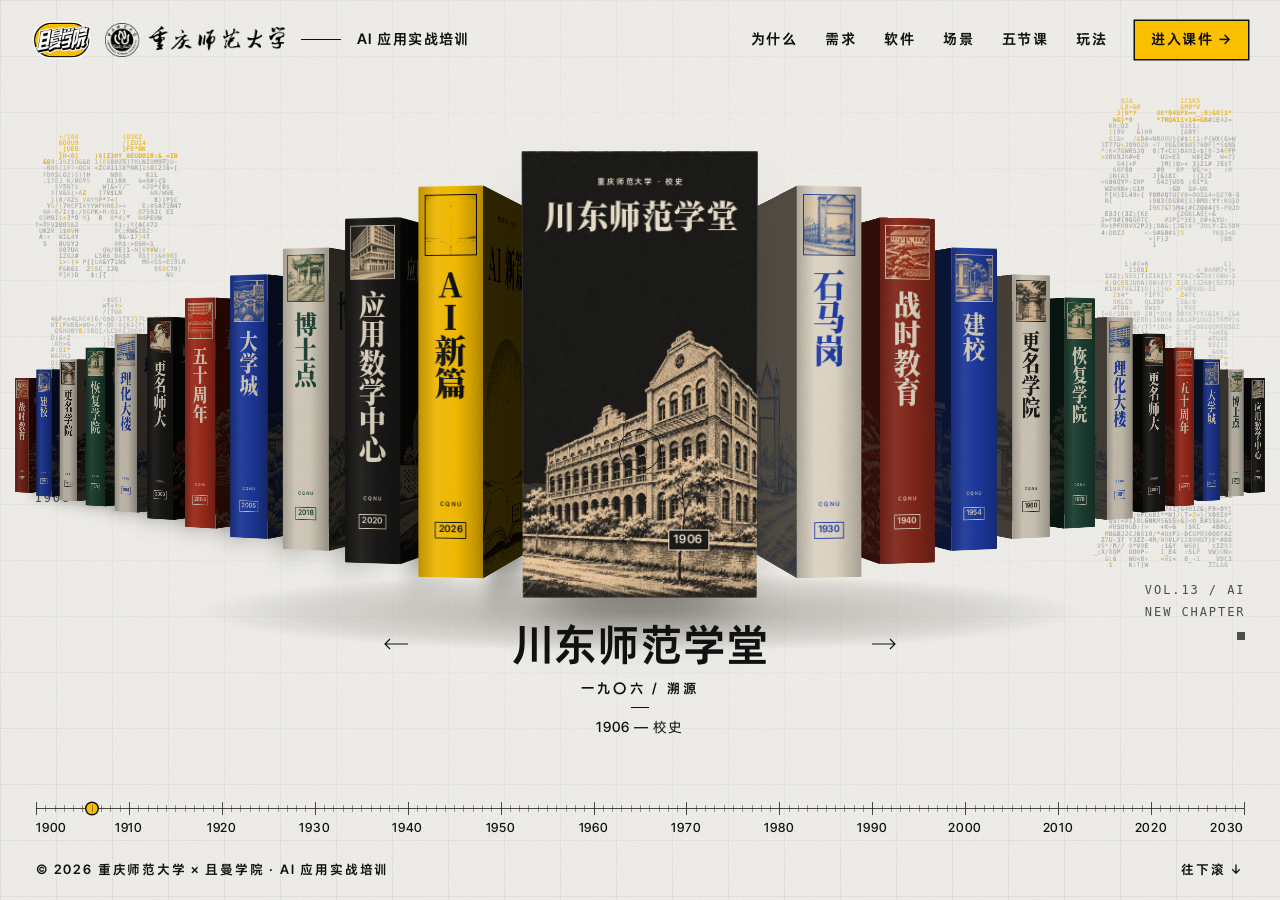
<file: index.html>
<!doctype html>
<html lang="zh-CN">
<head>
<meta charset="utf-8">
<meta name="viewport" content="width=device-width,initial-scale=1">
<title>重庆师范大学 · AI 应用实战培训</title>
<link rel="stylesheet" href="assets/fonts.css">
<link rel="stylesheet" href="assets/cover.css">
<link rel="stylesheet" href="assets/acts.css">
<link rel="stylesheet" href="assets/lab.css">
</head>
<body>
<div class="grain"></div>
<header class="top">
  <a class="brand lbl" href="#top"><img class="qm" src="img/brand/qieman.png" alt="且曼学院"><img class="cq" src="img/brand/cqnu-ink.png" alt="重庆师范大学"><i></i><span>AI 应用实战培训</span></a>
  <nav>
    <a class="lbl" href="#why">为什么</a>
    <a class="lbl" href="#needs">需求</a>
    <a class="lbl" href="#tools">软件</a>
    <a class="lbl" href="#scenes">场景</a>
    <a class="lbl" href="#day1">五节课</a>
    <a class="lbl" href="#rules">玩法</a>
    <a class="lbl cta" href="day.html?d=1">进入课件 →</a>
  </nav>
</header>

<!-- 第一幕：书架。滚一下翻一卷；最后一卷再滚一下（或点封面），停在《AI 新篇》上；再滚一下（或点书），掀开封面 -->
<canvas class="kanji kl" data-t="校史" aria-hidden="true"></canvas>
<canvas class="kanji kr" data-t="续新篇" aria-hidden="true"></canvas>
<div class="hud hl lbl" aria-hidden="true"><i></i>CQNU ARCHIVE<br>1906 — 2026</div>
<div class="hud hr lbl" aria-hidden="true">VOL.13 / AI<br>NEW CHAPTER<i></i></div>
<div class="floor" id="floor"></div>
<section class="shelf" id="shelf"><div class="stage" id="stage"></div></section>
<div class="play" id="play"><i></i></div>
<div class="cap" id="cap">
  <div class="mask mt"></div>
  <div class="mask ms"></div>
  <i class="rule"></i>
  <div class="mask my"></div>
</div>
<button class="arr prev" id="prev" aria-label="上一卷"><svg viewBox="0 0 25 12"><path d="M6 1L1 6l5 5M1 6h23"/></svg></button>
<button class="arr next" id="next" aria-label="下一卷"><svg viewBox="0 0 25 12"><path d="M19 1l5 5-5 5M24 6H1"/></svg></button>
<div class="tl" id="tl"><i class="line"></i><i class="dot" id="dot"></i></div>
<footer class="foot"><span class="lbl">© 2026 重庆师范大学 × 且曼学院 · AI 应用实战培训</span><span class="lbl">往下滚 ↓</span></footer>

<!-- 停在《AI 新篇》上时，左边的字 -->
<section class="tp" id="tp">
  <div class="m"><span class="lbl">重庆师范大学 × 且曼学院 / 2026</span></div>
  <div class="m"><h1>AI 新篇</h1></div>
  <div class="m"><p>五节课 · 三个软件 · 每节课带走一件作品</p></div>
  <div class="m"><span class="lbl hint">翻开 ↓</span></div>
</section>

<!-- 翻开之后的几幕：改文字直接改这里 -->
<main class="acts" id="acts" tabindex="-1">
<section class="act" id="why">
  <span class="ghost" aria-hidden="true">01</span>
  <header class="ah">
    <div class="m"><span class="lbl no"><b>01</b><i></i>WHY NOW</span></div>
    <div class="m"><h2>为什么是今年</h2></div>
  </header>
  <div class="whyw">
   <div class="why">
    <div class="wc rv" style="--i:0"><h3>国家在推</h3><ul><li><em>2025.08</em><span>国务院“人工智能+”行动</span></li><li><em>2026.04</em><span>教育部：教师智能素养标准、师范生培养改革</span></li></ul></div>
    <div class="wc rv" style="--i:1"><h3>规则已立</h3><ul><li><em>2025.09</em><span>AI 生成的内容，发布必须标识</span></li><li><em>2026.09</em><span>最高法：擅用他人形象构成侵权</span></li></ul></div>
    <div class="wc rv" style="--i:2"><h3>同行已动</h3><ul><li><em>北京大学</em><span>AI 宣传片《举火》</span></li><li><em>上海交大</em><span>AIGC 短片入选网信办年度精品</span></li></ul></div>
   </div>
  </div>
  <p class="punch rv" style="--i:4">师范院校宣传部门公开的 AIGC 作品还很少：<b>空白，也是机会。</b></p>
</section>
<section class="act pin" id="needs">
 <div class="sticky">
  <span class="ghost" aria-hidden="true">02</span>
  <header class="ah">
    <div class="m"><span class="lbl no"><b>02</b><i></i>NEEDS</span></div>
    <div class="m"><h2>26 条需求，其实是四类事</h2></div>
  </header>
  <div class="sw"><button type="button" class="on" data-v="a">原来的六类</button><button type="button" data-v="b">四类</button><span class="lbl">标签 = 第几天解决 · 往下滚自动重排</span></div>
  <div class="nd" id="nd" data-v="a">
   <div class="lay la on">
    <div class="grp a1"><div class="gh"><span>一 · 底线规范</span><b>3</b></div><div class="gl" data-slot="a1"><span class="chip" data-b="b5"><i>红线与保密</i><em>每节课</em></span><span class="chip" data-b="b5"><i>版权与标识</i><em>D2</em></span><span class="chip" data-b="b5"><i>风险案例</i><em>D1</em></span></div></div>
    <div class="grp a2"><div class="gh"><span>二 · 基础工具入门</span><b>3</b></div><div class="gl" data-slot="a2"><span class="chip" data-b="b1"><i>指令写法</i><em>每节课</em></span><span class="chip" data-b="b1"><i>润色、摘要、纪要</i><em>D1</em></span><span class="chip" data-b="b4"><i>工具对比与台账</i><em>D1</em></span></div></div>
    <div class="grp a3"><div class="gh"><span>三 · 新闻稿件、通稿、采访素材</span><b>12</b></div><div class="gl" data-slot="a3"><span class="chip" data-b="b1"><i>新闻初稿与导语</i><em>D1</em></span><span class="chip" data-b="b1"><i>采访提纲</i><em>D4</em></span><span class="chip" data-b="b1"><i>事实校验</i><em>D4</em></span><span class="chip" data-b="b4"><i>新闻问答机器人</i><em>D5</em></span><span class="chip" data-b="b4"><i>AI 选题库</i><em>D4</em></span><span class="chip" data-b="b1"><i>推文与短视频脚本</i><em>D1</em></span><span class="chip" data-b="b2"><i>配图与海报</i><em>D2</em></span><span class="chip" data-b="b3"><i>字幕与辅助剪辑</i><em>D3</em></span><span class="chip" data-b="b3"><i>数字人、配音、配乐</i><em>D3</em></span><span class="chip" data-b="b4"><i>全流程方法</i><em>D4</em></span><span class="chip" data-b="b2"><i>素材审核与标识</i><em>D2</em></span><span class="chip" data-b="b2"><i>VI 规范初审</i><em>D5</em></span></div></div>
    <div class="grp a4"><div class="gh"><span>四 · 公文、通知、台账、会务</span><b>3</b></div><div class="gl" data-slot="a4"><span class="chip" data-b="b1"><i>方案、总结、通知</i><em>D1</em></span><span class="chip" data-b="b1"><i>表格与台账</i><em>D1</em></span><span class="chip" data-b="b1"><i>公文格式</i><em>D1</em></span></div></div>
    <div class="grp a5"><div class="gh"><span>五 · 理论学习、理论宣讲</span><b>3</b></div><div class="gl" data-slot="a5"><span class="chip" data-b="b1"><i>宣讲稿与提纲</i><em>D1</em></span><span class="chip" data-b="b1"><i>学习简报</i><em>D1</em></span><span class="chip" data-b="b1"><i>表述校对</i><em>D4</em></span></div></div>
    <div class="grp a6"><div class="gh"><span>六 · 舆情风控</span><b>2</b></div><div class="gl" data-slot="a6"><span class="chip" data-b="b4"><i>涉校信息研判</i><em>D5</em></span><span class="chip" data-b="b1"><i>处置预案与推演</i><em>D4</em></span></div></div>
   </div>
   <div class="lay lb">
    <div class="grp b1"><div class="gh"><u>文</u><span>文本类</span><b>13</b></div><div class="gl" data-slot="b1"></div></div>
    <div class="grp b2"><div class="gh"><u>图</u><span>图片类</span><b>3</b></div><div class="gl" data-slot="b2"></div></div>
    <div class="grp b3"><div class="gh"><u>影</u><span>视频类</span><b>2</b></div><div class="gl" data-slot="b3"></div></div>
    <div class="grp b4"><div class="gh"><u>码</u><span>代码类</span><b>5</b></div><div class="gl" data-slot="b4"></div></div>
    <div class="grp b5"><div class="gh"><span>底线规范</span><b>3</b></div><div class="gl" data-slot="b5"></div></div>
   </div>
  </div>
  <p class="punch pb">四类学会了，<b>所有工作都能套，教学也一样。</b></p>
 </div>
</section>

<section class="act" id="tools">
  <span class="ghost" aria-hidden="true">03</span>
  <header class="ah">
    <div class="m"><span class="lbl no"><b>03</b><i></i>TOOLS</span></div>
    <div class="m"><h2>四类事，三个软件就够</h2></div>
  </header>
  <div class="map" id="map">
   <div class="tyr">
    <div class="tn rv" style="--i:0" data-t="t1"><u>文</u><span>文本类</span><em>13 条</em></div>
    <div class="tn rv" style="--i:1" data-t="t2"><u>图</u><span>图片类</span><em>3 条</em></div>
    <div class="tn rv" style="--i:2" data-t="t3"><u>影</u><span>视频类</span><em>2 条</em></div>
    <div class="tn rv" style="--i:3" data-t="t4"><u>码</u><span>代码类</span><em>5 条</em></div>
   </div>
   <svg class="wires" id="wires" aria-hidden="true"></svg>
   <div class="tlr">
    <div class="tc rv" style="--i:5" data-from="t1 t4"><figure class="shot"><img src="img/tool/wb-site.jpg" alt="WorkBuddy 官网截图"></figure><div class="th"><img class="lg" src="img/tool/wb.svg" alt=""><h3>WorkBuddy</h3></div><p class="what">腾讯出的 AI 办公助手。说一句话，它自己动手，交付文档、表格、PPT。</p><ul class="can"><li>读写文件夹</li><li>技能</li><li>定时任务</li><li>手机派活</li></ul></div>
    <div class="tc rv" style="--i:6" data-from="t2 t3"><figure class="shot"><img src="img/tool/rh-site.jpg" alt="RunningHub 官网截图"></figure><div class="th"><img class="lg" src="img/tool/rh.png" alt=""><h3>RunningHub</h3></div><p class="what">国内的云端出图、出视频平台。</p><ul class="can"><li>海报配图</li><li>图生视频</li><li>数字人、配音</li></ul></div>
    <div class="tc rv" style="--i:7" data-from="t4"><figure class="shot"><img src="img/tool/ds-site.jpg" alt="DeepSeek Harness 官网截图"></figure><div class="th"><img class="lg" src="img/tool/ds.png" alt=""><h3>DeepSeek Harness</h3></div><p class="what">深度求索开源的智能体工作台，装在自己电脑上。</p><ul class="can"><li>本地工作区</li><li>插件</li><li>自己的工作台</li></ul></div>
   </div>
  </div>
</section>
<section class="act" id="scenes">
  <span class="ghost" aria-hidden="true">04</span>
  <header class="ah">
    <div class="m"><span class="lbl no"><b>04</b><i></i>SCENES</span></div>
    <div class="m"><h2>学一个，会一类</h2></div>
  </header>
  <div class="scs">
   <div class="scc rv" style="--i:0"><div class="sci n1"><img src="img/day/d1.jpg" alt="" loading="lazy"></div><div class="lt"><u>文</u><h3>文本类</h3></div><p><b>课上做</b>一页简报 · 热点早报 · 汇报稿</p><p><b>之后自己能做</b>新闻稿、推文、纪要、公文、教案</p></div>
   <div class="scc rv" style="--i:1"><div class="sci n3"><img src="img/poster/p03.jpg" alt="" loading="lazy"><img src="img/poster/p04.jpg" alt="" loading="lazy"><img src="img/poster/p09.jpg" alt="" loading="lazy"></div><div class="lt"><u>图</u><h3>图片类</h3></div><p><b>课上做</b>活动海报 · 老照片修复</p><p><b>之后自己能做</b>表情包、节气海报、绘本、课件配图</p></div>
   <div class="scc rv" style="--i:2"><div class="sci n2"><img src="img/video/v1.jpg" alt="" loading="lazy"><img src="img/video/v2.jpg" alt="" loading="lazy"></div><div class="lt"><u>影</u><h3>视频类</h3></div><p><b>课上做</b>15 秒校园短片</p><p><b>之后自己能做</b>宣传片、今昔对比、数字人播报、微课</p></div>
   <div class="scc rv" style="--i:3"><div class="sci n3"><img src="img/works/album-shelf.jpg" alt="" loading="lazy"><img src="img/works/neuron.jpg" alt="" loading="lazy"><img src="img/works/lushan.jpg" alt="" loading="lazy"></div><div class="lt"><u>码</u><h3>代码类</h3></div><p><b>课上做</b>活动出整套 · 数字员工</p><p><b>之后自己能做</b>选题提醒、教学小游戏、互动课件</p></div>
  </div>
  <a class="cases rv" style="--i:5" href="https://cqnu-ai-cases.vercel.app" target="_blank" rel="noopener">
   <div class="ct"><b class="cu" data-to="100">0</b><sup>+</sup><strong>课后还有 100 多个案例</strong><span class="lbl">打开案例库 →</span></div>
   <div class="mq"><div class="mr"><img src="img/works/album-shelf.jpg" alt="" loading="lazy"><img src="img/works/neuron.jpg" alt="" loading="lazy"><img src="img/works/invite-poster.jpg" alt="" loading="lazy"><img src="img/works/lushan.jpg" alt="" loading="lazy"><img src="img/works/sketchbook.jpg" alt="" loading="lazy"><img src="img/works/root-lab.jpg" alt="" loading="lazy"><img src="img/works/grad-poster-1.jpg" alt="" loading="lazy"><img src="img/works/album-shelf.jpg" alt="" loading="lazy"><img src="img/works/neuron.jpg" alt="" loading="lazy"><img src="img/works/invite-poster.jpg" alt="" loading="lazy"><img src="img/works/lushan.jpg" alt="" loading="lazy"><img src="img/works/sketchbook.jpg" alt="" loading="lazy"><img src="img/works/root-lab.jpg" alt="" loading="lazy"><img src="img/works/grad-poster-1.jpg" alt="" loading="lazy"></div><div class="mr rev"><img src="img/works/album-open.jpg" alt="" loading="lazy"><img src="img/works/orbital.jpg" alt="" loading="lazy"><img src="img/works/poster-formal.jpg" alt="" loading="lazy"><img src="img/works/train-lab.jpg" alt="" loading="lazy"><img src="img/works/lushan-2.jpg" alt="" loading="lazy"><img src="img/works/neuron-soma.jpg" alt="" loading="lazy"><img src="img/works/album-wall.jpg" alt="" loading="lazy"><img src="img/works/album-open.jpg" alt="" loading="lazy"><img src="img/works/orbital.jpg" alt="" loading="lazy"><img src="img/works/poster-formal.jpg" alt="" loading="lazy"><img src="img/works/train-lab.jpg" alt="" loading="lazy"><img src="img/works/lushan-2.jpg" alt="" loading="lazy"><img src="img/works/neuron-soma.jpg" alt="" loading="lazy"><img src="img/works/album-wall.jpg" alt="" loading="lazy"></div></div>
  </a>
</section>
<section class="act day" id="day1">
  <div class="dw">
   <div class="dl">
    <div class="m"><span class="lbl no"><b>第一节</b><i></i><img class="lg" src="img/tool/wb.svg" alt="">WorkBuddy</span></div>
    <div class="m"><h2>AI 智能体与办公提效</h2></div>
    <div class="con rv" style="--i:1"><span class="lbl">先讲清楚</span><button type="button" data-x="agent">Agent<i>▸</i></button><button type="button" data-x="mcp">MCP<i>▸</i></button><button type="button" data-x="skill">Skill<i>▸</i></button></div>
    <div class="rl rv" style="--i:2"><span class="lbl">带着做</span><button type="button" data-r="0" class="on">宣传部</button><button type="button" data-r="1">二级部门</button><button type="button" data-r="2">教学岗</button><button type="button" data-r="3">学生</button></div>
    <ol class="cs3">
     <li class="rv" style="--i:3"><b>01</b><h3>一份材料变一页简报</h3><p><em data-r="0" class="on">讲话稿、活动通稿</em><em data-r="1">本单位的通知、总结</em><em data-r="2">一节课的教案或一篇课文</em><em data-r="3">一篇论文或课程笔记</em></p></li>
     <li class="rv" style="--i:4"><b>02</b><h3>热点早报</h3><p><em data-r="0" class="on">宣传和理论热点</em><em data-r="1">本领域动态（学工、教务、科研）</em><em data-r="2">本学科的教研动态</em><em data-r="3">教资、考研、招聘信息</em></p></li>
     <li class="rv" style="--i:5"><b>03</b><h3>向上汇报的稿子</h3><p><em data-r="0" class="on">公众号年度运营汇报</em><em data-r="1">本单位账号数据或年度工作总结</em><em data-r="2">学期教学总结、成绩分析</em><em data-r="3">实习总结、社团或学生会述职</em></p></li>
     <li class="rv" style="--i:6"><b>04</b><h3>把自己的写法存成技能</h3><p><em data-r="0" class="on">学校新闻稿的写法</em><em data-r="1">本单位通知的格式</em><em data-r="2">自己的教案模板</em><em data-r="3">课程论文的格式</em></p></li>
    </ol>
    <div class="out rv" style="--i:7"><span class="lbl">带走</span>每天推到手机的早报 · 一个自己的写作技能</div>
    <a class="lbl go1 rv" style="--i:8" href="day.html?d=1">打开第一节的课件 →</a>
   </div>
   <div class="dr"><img src="img/day/d1.jpg" alt="" loading="lazy"><b class="dn">01</b><span class="lbl dk">第一节 / 5</span><span class="lbl dt2"><img class="lg" src="img/tool/wb.svg" alt="">WorkBuddy</span></div>
  </div>
</section>
<section class="act day" id="day2">
  <div class="dw">
   <div class="dl">
    <div class="m"><span class="lbl no"><b>第二节</b><i></i><img class="lg" src="img/tool/rh.png" alt="">RunningHub</span></div>
    <div class="m"><h2>AIGC 视觉创作</h2></div>
    <div class="con rv" style="--i:1"><span class="lbl">先讲清楚</span><button type="button" data-x="diffuse">生图原理<i>▸</i></button><button type="button" data-x="prompt">指令六要素<i>▸</i></button></div>
    <div class="rl rv" style="--i:2"><span class="lbl">带着做</span><button type="button" data-r="0" class="on">宣传部</button><button type="button" data-r="1">二级部门</button><button type="button" data-r="2">教学岗</button><button type="button" data-r="3">学生</button></div>
    <ol class="cs3">
     <li class="rv" style="--i:3"><b>01</b><h3>活动海报</h3><p><em data-r="0" class="on">新闻宣传活动月</em><em data-r="1">本单位的讲座、会议</em><em data-r="2">课程封面、公开课</em><em data-r="3">社团招新、班会</em></p></li>
     <li class="rv" style="--i:4"><b>02</b><h3>老照片修复上色</h3><p><em data-r="0" class="on">校史老照片</em><em data-r="1">院系老照片</em><em data-r="2">学科史料图片</em><em data-r="3">家里的老照片</em></p></li>
     <li class="rv" style="--i:5"><b>03</b><h3>一图读懂</h3><p><em data-r="0" class="on">讲话要点</em><em data-r="1">办事流程、指南</em><em data-r="2">一节课的知识点</em><em data-r="3">课程笔记</em></p></li>
     <li class="rv" style="--i:6"><b>04</b><h3>节日海报、表情包</h3><p><em data-r="0" class="on">学校官方账号</em><em data-r="1">本单位公众号</em><em data-r="2">班级群</em><em data-r="3">社团账号</em></p></li>
    </ol>
    <div class="out rv" style="--i:7"><span class="lbl">带走</span>一张能发的海报 · 一组修复好的老照片</div>
    <a class="lbl go1 rv" style="--i:8" href="day.html?d=2">打开第二节的课件 →</a>
   </div>
   <div class="dr"><img src="img/day/d2.jpg" alt="" loading="lazy"><b class="dn">02</b><span class="lbl dk">第二节 / 5</span><span class="lbl dt2"><img class="lg" src="img/tool/rh.png" alt="">RunningHub</span></div>
  </div>
</section>
<section class="act day" id="day3">
  <div class="dw">
   <div class="dl">
    <div class="m"><span class="lbl no"><b>第三节</b><i></i><img class="lg" src="img/tool/rh.png" alt="">RunningHub · 剪映</span></div>
    <div class="m"><h2>AIGC 视频创作</h2></div>
    <div class="con rv" style="--i:1"><span class="lbl">先讲清楚</span><button type="button" data-x="vtypes">视频生成的几类<i>▸</i></button><button type="button" data-x="camera">镜头语言<i>▸</i></button></div>
    <div class="rl rv" style="--i:2"><span class="lbl">带着做</span><button type="button" data-r="0" class="on">宣传部</button><button type="button" data-r="1">二级部门</button><button type="button" data-r="2">教学岗</button><button type="button" data-r="3">学生</button></div>
    <ol class="cs3">
     <li class="rv" style="--i:3"><b>01</b><h3>三张照片，变 15 秒短片</h3><p><em data-r="0" class="on">校园风景</em><em data-r="1">本单位活动照片</em><em data-r="2">课堂、实验照片</em><em data-r="3">社团活动照片</em></p></li>
     <li class="rv" style="--i:4"><b>02</b><h3>老照片动起来</h3><p><em data-r="0" class="on">校史老照片</em><em data-r="1">院系老照片</em><em data-r="2">学科人物、史料</em><em data-r="3">毕业合影</em></p></li>
     <li class="rv" style="--i:5"><b>03</b><h3>数字人播报</h3><p><em data-r="0" class="on">一条校园新闻</em><em data-r="1">一则通知</em><em data-r="2">微课开场</em><em data-r="3">自我介绍</em></p></li>
     <li class="rv" style="--i:6"><b>04</b><h3>活动快剪</h3><p><em data-r="0" class="on">开学典礼</em><em data-r="1">本单位的一场活动</em><em data-r="2">公开课片段</em><em data-r="3">晚会、比赛</em></p></li>
    </ol>
    <div class="out rv" style="--i:7"><span class="lbl">带走</span>一条 15 秒短片 · 一条自选短片</div>
    <a class="lbl go1 rv" style="--i:8" href="day.html?d=3">打开第三节的课件 →</a>
   </div>
   <div class="dr"><img src="img/day/d3.jpg" alt="" loading="lazy"><b class="dn">03</b><span class="lbl dk">第三节 / 5</span><span class="lbl dt2"><img class="lg" src="img/tool/rh.png" alt="">RunningHub · 剪映</span></div>
  </div>
</section>
<section class="act day" id="day4">
  <div class="dw">
   <div class="dl">
    <div class="m"><span class="lbl no"><b>第四节</b><i></i><img class="lg" src="img/tool/wb.svg" alt="">WorkBuddy · RunningHub</span></div>
    <div class="m"><h2>宣传工作流与自动化</h2></div>
    <div class="con rv" style="--i:1"><span class="lbl">先讲清楚</span><button type="button" data-x="flow">工作流和检查点<i>▸</i></button></div>
    <div class="rl rv" style="--i:2"><span class="lbl">带着做</span><button type="button" data-r="0" class="on">宣传部</button><button type="button" data-r="1">二级部门</button><button type="button" data-r="2">教学岗</button><button type="button" data-r="3">学生</button></div>
    <ol class="cs3">
     <li class="rv" style="--i:3"><b>01</b><h3>一场活动的宣传，一次出齐</h3><p><em data-r="0" class="on">办学 120 周年、美术展开幕式</em><em data-r="1">本单位的一场活动</em><em data-r="2">一堂公开课</em><em data-r="3">一场社团活动</em></p></li>
     <li class="rv" style="--i:4"><b>02</b><h3>数字员工</h3><p><em data-r="0" class="on">早报、校历选题提醒</em><em data-r="1">周报、截止日期提醒</em><em data-r="2">备课资料、作业提醒</em><em data-r="3">考试、报名提醒</em></p></li>
     <li class="rv" style="--i:5"><b>03</b><h3>黑客松</h3><p><em class="on">抽命题，现场做</em></p></li>
    </ol>
    <div class="out rv" style="--i:7"><span class="lbl">带走</span>“活动出整套”技能 · 一个自动跑的数字员工</div>
    <a class="lbl go1 rv" style="--i:8" href="day.html?d=4">打开第四节的课件 →</a>
   </div>
   <div class="dr"><img src="img/day/d4.jpg" alt="" loading="lazy"><b class="dn">04</b><span class="lbl dk">第四节 / 5</span><span class="lbl dt2"><img class="lg" src="img/tool/wb.svg" alt="">WorkBuddy · RunningHub</span></div>
  </div>
</section>
<section class="act day" id="day5">
  <div class="dw">
   <div class="dl">
    <div class="m"><span class="lbl no"><b>第五节</b><i></i><img class="lg" src="img/tool/ds.png" alt="">DeepSeek Harness</span></div>
    <div class="m"><h2>综合应用与成果展示</h2></div>
    <div class="con rv" style="--i:1"><span class="lbl">先讲清楚</span><button type="button" data-x="harness">模型和底盘<i>▸</i></button></div>
    <div class="rl rv" style="--i:2"><span class="lbl">带着做</span></div>
    <ol class="cs3">
     <li class="rv" style="--i:3"><b>01</b><h3>内容工作台</h3><p><em class="on">演示</em></p></li>
     <li class="rv" style="--i:4"><b>02</b><h3>我教你一招</h3><p><em class="on">每人 3 分钟</em></p></li>
     <li class="rv" style="--i:5"><b>03</b><h3>路演和颁奖</h3><p><em class="on">每组一位</em></p></li>
    </ol>
    <div class="out rv" style="--i:7"><span class="lbl">带走</span>个人作品集 · “AI 种子教师”工牌</div>
    <a class="lbl go1 rv" style="--i:8" href="day.html?d=5">打开第五节的课件 →</a>
   </div>
   <div class="dr"><img src="img/day/d5.jpg" alt="" loading="lazy"><b class="dn">05</b><span class="lbl dk">第五节 / 5</span><span class="lbl dt2"><img class="lg" src="img/tool/ds.png" alt="">DeepSeek Harness</span></div>
  </div>
</section>
<section class="act" id="rules">
 <div class="pw">
  <div class="pleft">
  <header class="ah">
    <div class="m"><span class="lbl no"><b>05</b><i></i>PLAY</span></div>
    <div class="m"><h2>怎么玩</h2></div>
  </header>
   <ol class="pl" id="pl">
    <li class="rv on" style="--i:1" data-v="0"><b>01</b><h3>AI 工牌</h3><p>课表、提醒、交作业、看分数</p></li>
    <li class="rv" style="--i:2" data-v="1"><b>02</b><h3>组队</h3><p>第 2 或第三节，4–5 人一组</p></li>
    <li class="rv" style="--i:3" data-v="2"><b>03</b><h3>比赛</h3><p>这节课作品 + 限时挑战卡</p></li>
    <li class="rv" style="--i:4" data-v="3"><b>04</b><h3>排名</h3><p>评委打分 + 观众投票，只公布前三</p></li>
    <li class="rv" style="--i:5" data-v="4"><b>05</b><h3>奖惩</h3><p>垫底转趣味转盘；交齐作品，解锁“AI 种子教师”</p></li>
   </ol>
  </div>
  <div class="hang" id="hang">
   <div class="lany"><i class="s1"><em>QIEMAN · CQNU AI · QIEMAN · CQNU AI · QIEMAN · CQNU AI · QIEMAN · CQNU AI</em></i><i class="s2"><em>CQNU AI · QIEMAN · CQNU AI · QIEMAN · CQNU AI · QIEMAN · CQNU AI · QIEMAN</em></i><i class="buckle"></i><i class="ring"></i><i class="hook"></i></div>
   <div class="pp3" id="pp3"><div class="pp" id="pp">
     <i class="ppb"></i><i class="ppe e1"></i><i class="ppe e2"></i><i class="ppe e3"></i><i class="ppe e4"></i><i class="ppe e5"></i>
     <div class="ppf">
      <i class="scw a"></i><i class="scw b"></i><i class="scw c"></i><i class="scw d"></i><i class="led"></i><i class="knob"></i><i class="usb"></i><i class="wire"></i>
      <div class="bez"><div class="scr" id="scr">
       <div class="st"><b>09:40</b><span>MON</span><em><u></u>85%</em></div>
       <div class="vw on" data-v="0"><div class="who"><img src="img/badge/avatar.png" alt=""><div><strong>示例学员</strong><span>Token值</span><b>666</b><i><u></u></i><small>/ 40000</small></div></div><div class="tiles"><span class="on">GAME<svg viewBox="0 0 24 24"><path d="M6 3l15 9-15 9z"/></svg></span><span>IMAGE<svg viewBox="0 0 24 24"><path d="M2 4h20v16H2z M5 17l5-6 4 4 2-2 3 4z"/></svg></span></div></div>
       <div class="vw" data-v="1"><div class="vh">TEAM 03</div><div class="team"><i></i><i></i><i></i><i></i><i class="add">+</i></div><div class="vs">4 / 5 人</div><div class="vb">等待队友加入</div></div>
       <div class="vw" data-v="2"><div class="vh">限时挑战</div><div class="clock">14:59</div><div class="vs">本节命题</div><div class="vb y">活动海报</div></div>
       <div class="vw" data-v="3"><div class="vh">RANK</div><ol class="rank"><li><b>1</b><i style="--w:96%"></i></li><li><b>2</b><i style="--w:82%"></i></li><li><b>3</b><i style="--w:71%"></i></li></ol><div class="vs">只公布前三</div></div>
       <div class="vw" data-v="4"><div class="vh">UNLOCKED</div><div class="wheel"></div><div class="vb y">AI 种子教师</div></div>
      </div></div>
      <div class="plate"><i></i><span>The Open Wearable AI Passport</span></div><i class="spk"></i>
     </div>
     <div class="ppg"><i class="slot"></i><i class="sbtn b1"></i><i class="sbtn b2"></i><i class="sbtn b3"></i></div>
   </div></div>
  </div>
 </div>
</section>
<section class="act" id="take">
  <span class="ghost" aria-hidden="true">06</span>
  <header class="ah">
    <div class="m"><span class="lbl no"><b>06</b><i></i>AFTER</span></div>
    <div class="m"><h2>五节课之后，带走这些</h2></div>
  </header>
  <div class="tk6">
   <div class="tkc rv" style="--i:0"><b>01</b><h3>作品集</h3><p>每人一个能分享的链接</p></div>
   <div class="tkc rv" style="--i:1"><b>02</b><h3>技能和数字员工</h3><p>回去接着用</p></div>
   <div class="tkc rv" style="--i:2"><b>03</b><h3>工牌和证书</h3><p>“AI 种子教师”</p></div>
   <div class="tkc rv" style="--i:3"><b>04</b><h3>100+ 案例库</h3><p>照着扩展，持续更新</p></div>
   <div class="tkc rv" style="--i:4"><b>05</b><h3>内容工作台</h3><p>结业这节课装进电脑</p></div>
   <div class="tkc rv" style="--i:5"><b>06</b><h3>班级群</h3><p>资料、回放、答疑</p></div>
  </div>
  <div class="by rv" style="--i:6"><img src="img/brand/cqnu-ink.png" alt="重庆师范大学"><i>×</i><img src="img/brand/qieman.png" alt="且曼学院"></div>
  <a class="go rv" style="--i:7" href="day.html?d=1"><span class="lbl">开始上课</span><strong>进入第一节</strong><i>→</i></a>
</section>
</main>

<!-- 概念图示：点“先讲清楚”后面的词打开 -->
<div class="lab" id="lab" aria-hidden="true">
  <header class="labh"><span class="lbl">先讲清楚</span><nav class="labt" id="labt"></nav><button type="button" class="labx" id="labx" aria-label="关闭">×</button></header>
  <div class="labb" id="labb"></div>
</div>

<div class="cursor" id="cursor"><i class="cr"></i><i class="cd"></i><span>OPEN<br>翻开</span></div>
<div class="probe" id="probe"></div>
<script src="assets/shelf-data.js"></script>
<script src="assets/cover.js"></script>
<script src="assets/acts.js"></script>
<script src="assets/lab.js"></script>
</body>
</html>
</file>
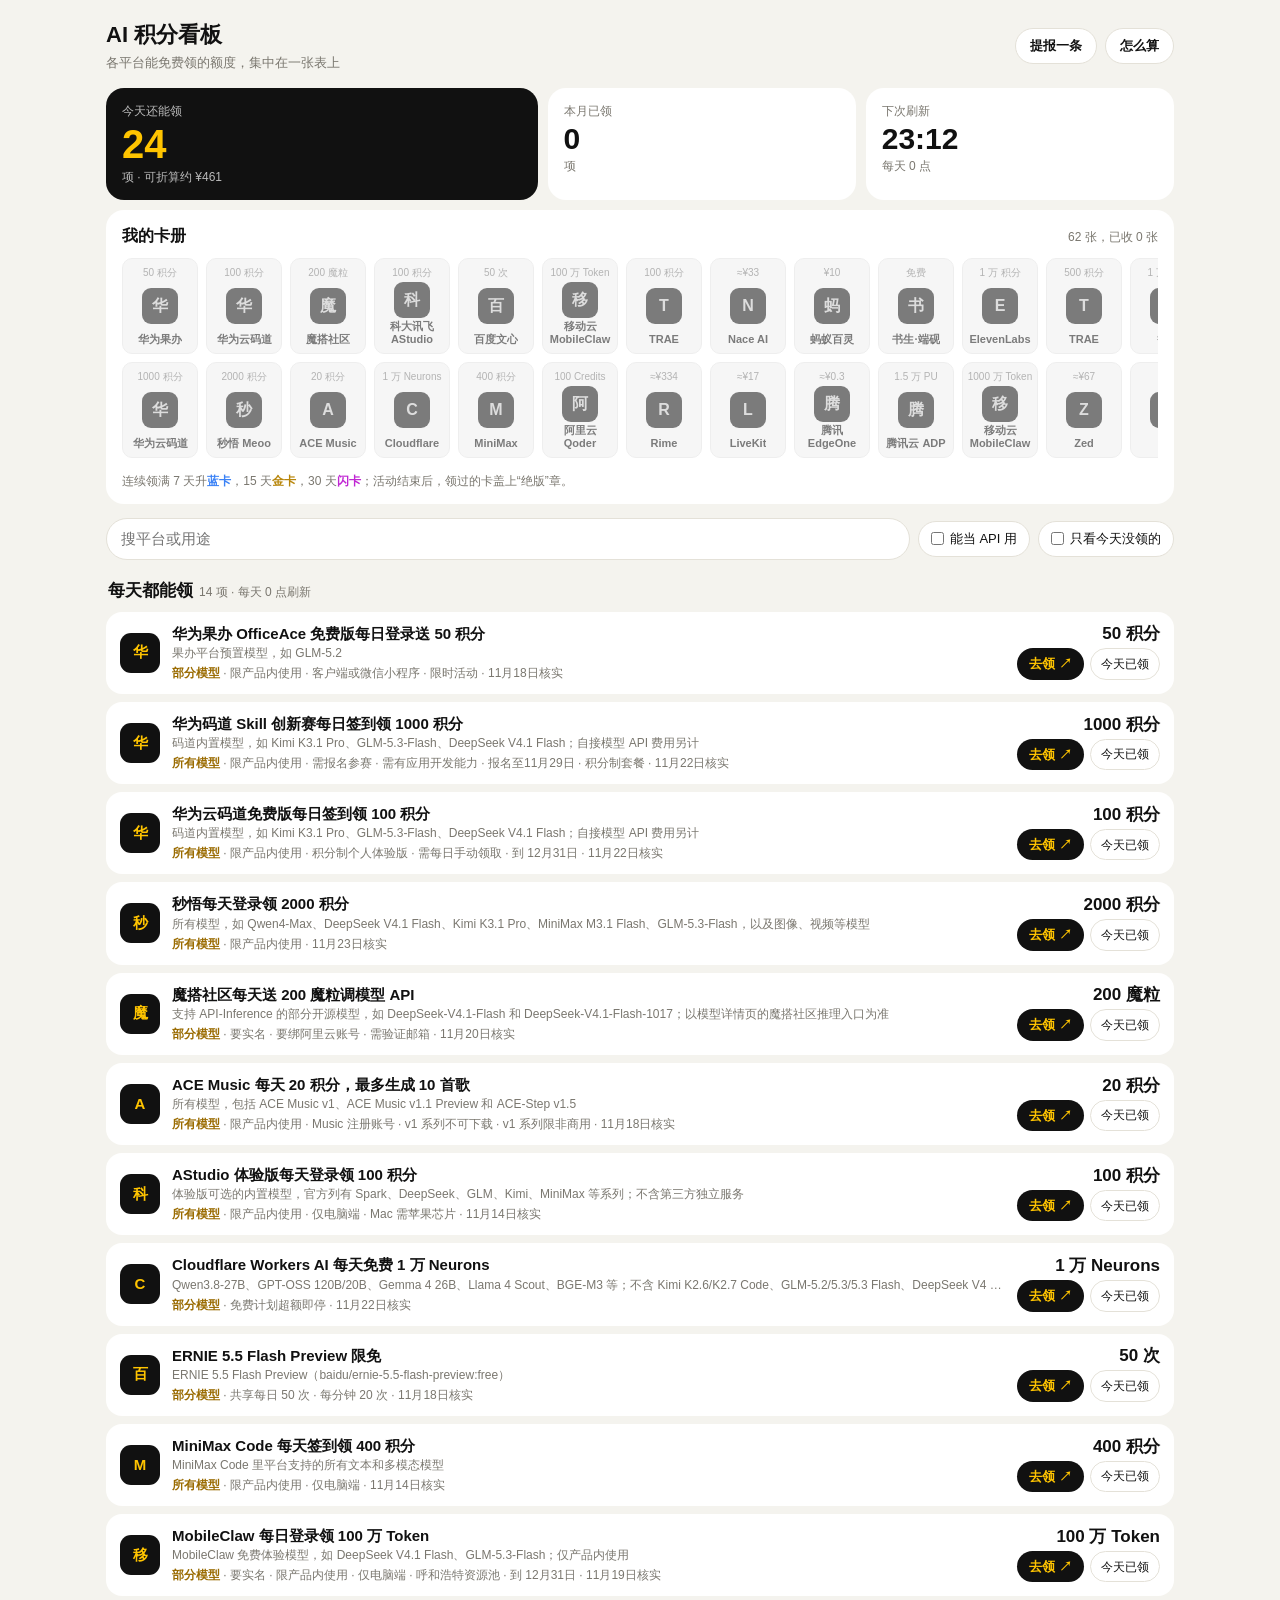
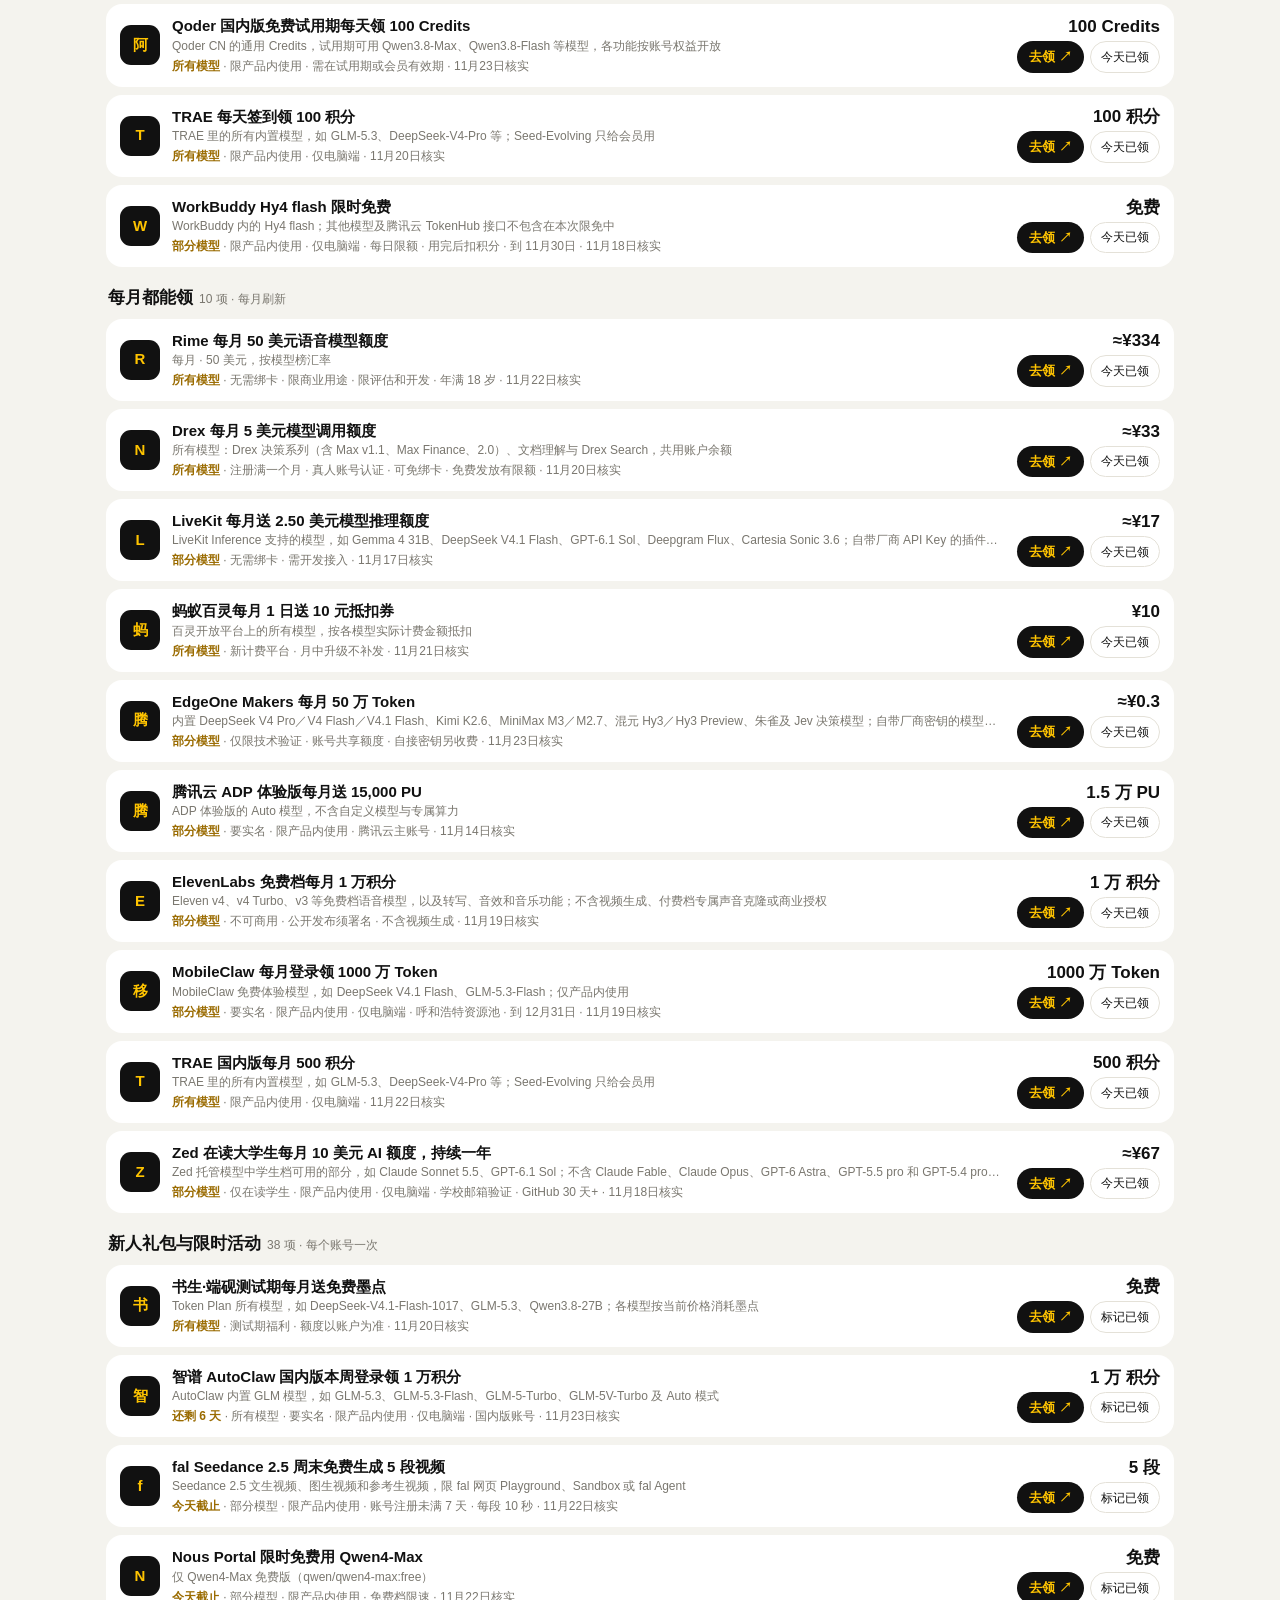
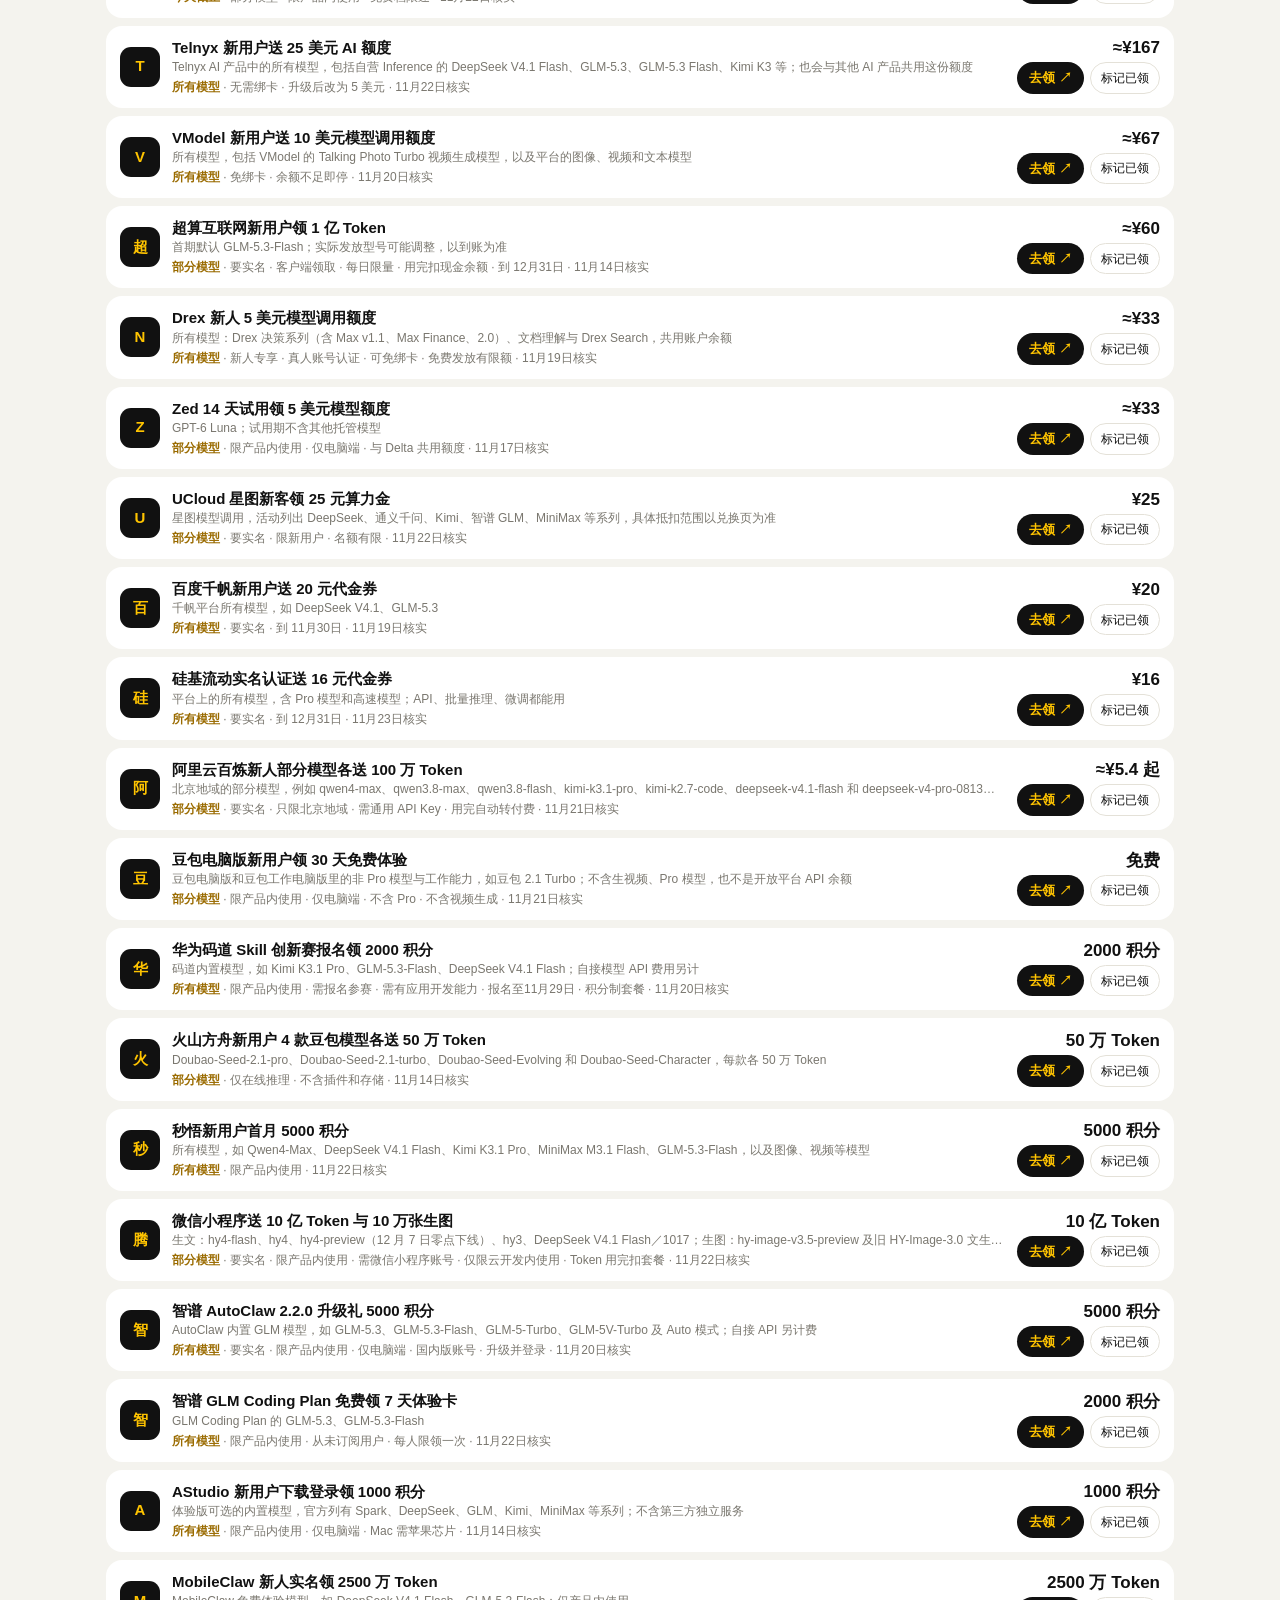
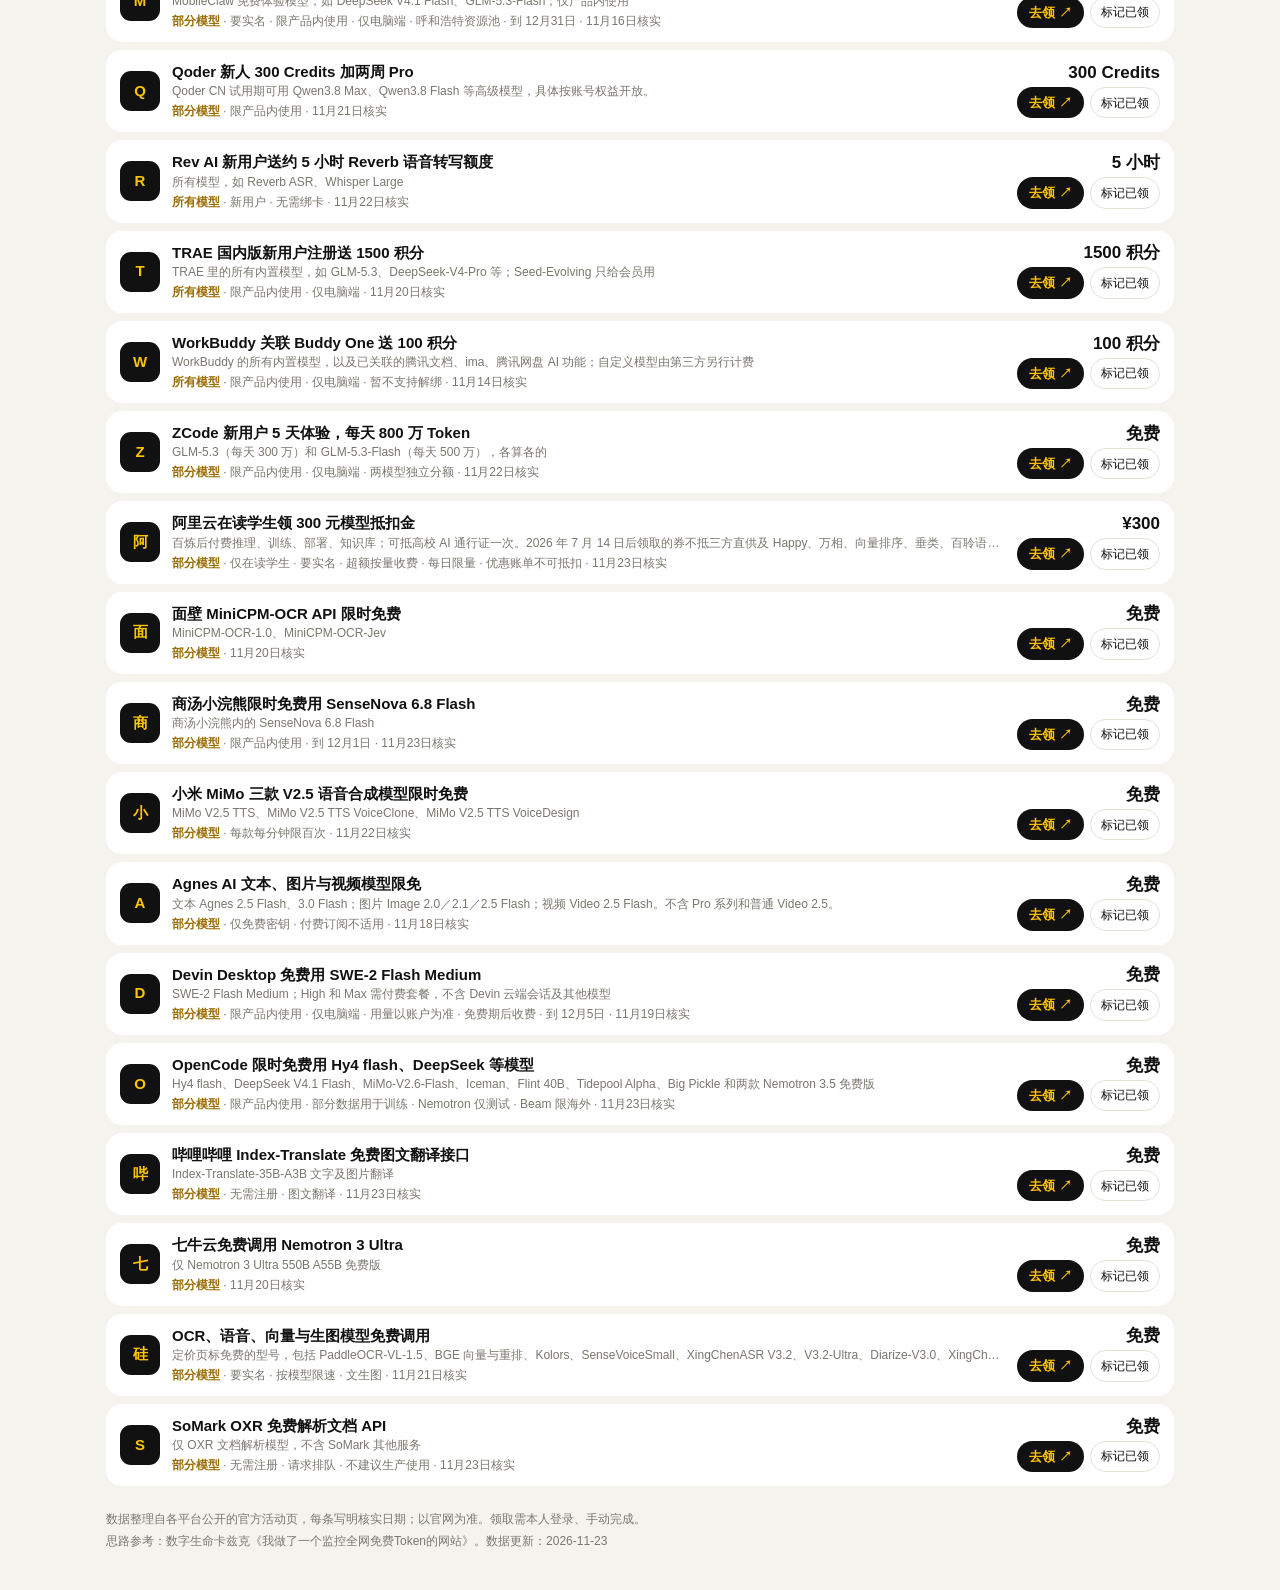
<file: wool/index.html>
<!doctype html>
<html lang="zh-CN">
<head>
<meta charset="utf-8">
<meta name="viewport" content="width=device-width,initial-scale=1,viewport-fit=cover">
<meta name="theme-color" content="#111111">
<meta name="apple-mobile-web-app-capable" content="yes">
<title>AI 积分看板 · 重庆师范大学 AI 应用实战培训</title>
<link rel="manifest" href="manifest.json">
<link rel="stylesheet" href="style.css">
</head>
<body>
<header class="top">
  <div class="brand"><b>AI 积分看板</b><span>各平台能免费领的额度，集中在一张表上</span></div>
  <div class="acts"><button id="btnReport" class="ghost">提报一条</button><button id="btnHow" class="ghost">怎么算</button></div>
</header>

<section class="stats">
  <div class="st big"><span>今天还能领</span><b id="sToday">0</b><em id="sTodayV"></em></div>
  <div class="st"><span>本月已领</span><b id="sMonth">0</b><em>项</em></div>
  <div class="st"><span>下次刷新</span><b id="sNext">--:--</b><em>每天 0 点</em></div>
</section>

<section class="album">
  <div class="sh"><h2>我的卡册</h2><span id="albumInfo"></span></div>
  <div class="cards" id="cards"></div>
  <p class="legend">连续领满 7 天升<b class="lv1">蓝卡</b>，15 天<b class="lv2">金卡</b>，30 天<b class="lv3">闪卡</b>；活动结束后，领过的卡盖上“绝版”章。</p>
</section>

<section class="tools">
  <input id="q" type="search" placeholder="搜平台或用途">
  <label class="chip"><input type="checkbox" id="fApi"> 能当 API 用</label>
  <label class="chip"><input type="checkbox" id="fTodo"> 只看今天没领的</label>
</section>

<main id="list"></main>

<footer class="foot">
  <p>数据整理自各平台公开的官方活动页，每条写明核实日期；以官网为准。领取需本人登录、手动完成。</p>
  <p>思路参考：数字生命卡兹克《我做了一个监控全网免费Token的网站》。数据更新：<span id="upd"></span></p>
</footer>

<dialog id="dlg"><form method="dialog"><div id="dlgBody"></div><menu><button value="ok">好的</button></menu></form></dialog>
<script src="app.js"></script>
</body>
</html>
</file>
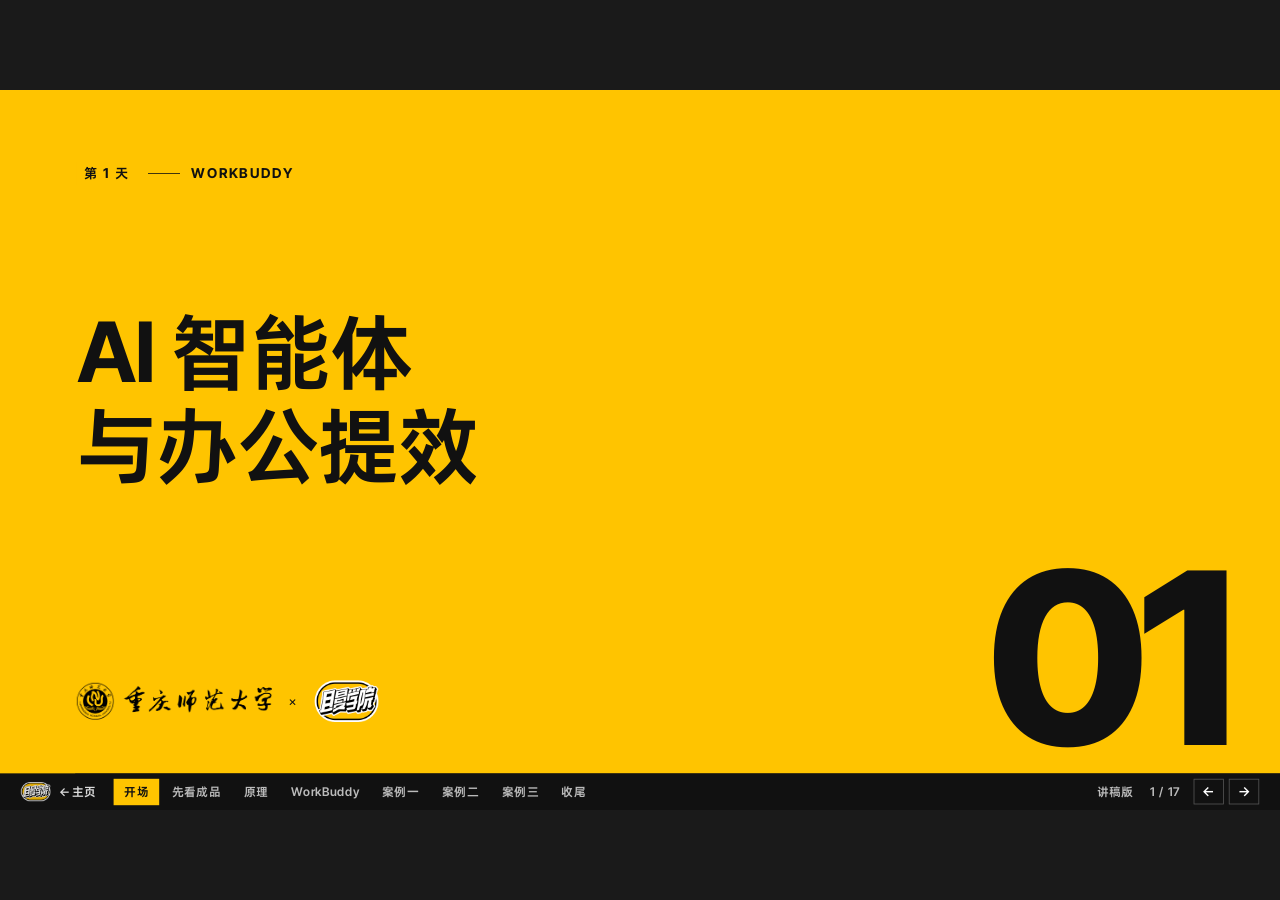
<file: d1.html>
<!doctype html>
<html lang="zh-CN">
<head>
<meta charset="utf-8">
<meta name="viewport" content="width=device-width,initial-scale=1">
<title>第 1 天 · AI 智能体与办公提效</title>
<link rel="stylesheet" href="assets/fonts.css">
<link rel="stylesheet" href="assets/d1.css">
<link rel="stylesheet" href="assets/lab.css">
</head>
<body>
<!-- 第 1 天的课件。一页一个 <section class="s">，data-ch 是底栏上的章节名。改字直接改这里；成品墙和几个交互的数据在 assets/d1.js 顶部。 -->
<div class="stage" id="stage">

<section class="s cover" data-ch="开场">
  <div class="k"><b>第 1 天</b><i></i>WORKBUDDY</div>
  <h1>AI 智能体<br>与办公提效</h1>
  <div class="logos"><img src="img/brand/cqnu-ink.png" alt="重庆师范大学"><span>×</span><img src="img/brand/qieman.png" alt="且曼学院"></div>
  <div class="big">01</div>
</section>

<section class="s wall" data-ch="先看成品">
  <div class="hd"><div class="k"><b>先看成品</b><i></i>都是这一个软件做的</div></div>
  <div class="shelfrow r1" id="r1"></div>
  <div class="shelfrow r2" id="r2"></div>
</section>

<section class="s" data-ch="先看成品">
  <div class="k"><b>今天做三个</b><i></i>由浅入深</div>
  <h1>读、找、写</h1>
  <div class="body"><div class="three">
    <div class="th3" data-open="0"><div class="vb">读</div><h3>一份材料变一页简报</h3><p>给它一份长材料，交回一页</p><div class="fam">同一类：纪要、摘要、学习材料</div><div class="lv">难度 <i class="f"></i><i></i><i></i></div></div>
    <div class="th3" data-open="1"><div class="vb">找</div><h3>热点早报</h3><p>它自己去外面找，每天定时交</p><div class="fam">同一类：选题、舆情、政策跟踪</div><div class="lv">难度 <i class="f"></i><i class="f"></i><i></i></div></div>
    <div class="th3" data-open="2"><div class="vb">写</div><h3>向上汇报的稿子</h3><p>给它一堆数据，算出结论，写成稿</p><div class="fam">同一类：总结、新闻稿、方案</div><div class="lv">难度 <i class="f"></i><i class="f"></i><i class="f"></i></div></div>
  </div></div>
</section>

<section class="s" data-ch="先看成品">
  <div class="k"><b>换成你自己的</b><i></i>点一下你的岗位</div>
  <h1>同一个做法，<em>换材料</em></h1>
  <div class="body">
    <div class="roles" id="roles"><button class="on">宣传部</button><button>二级部门</button><button>教学岗</button><button>学生</button></div>
    <div class="rc" id="rc"></div>
  </div>
</section>

<section class="s" data-ch="原理">
  <div class="k"><b>原理 1</b><i></i>大语言模型</div>
  <h1>它只做一件事：<em>猜下一个词</em></h1>
  <div class="body"><div class="nt">
    <div><div class="ntx" id="ntx"></div><div class="ntv" id="ntv"></div><div class="row" style="margin-top:10px"><button class="btn k2" id="ntauto">让它自己写完</button><button class="btn" id="ntreset">重来</button></div></div>
    <div><div class="lab2">下一个词的候选（概率为示意）· 点一个</div><div class="cand" id="cand"></div>
      <div class="temp"><span>稳</span><input type="range" id="temp" min="0.3" max="2" step="0.05" value="1"><span>放得开</span></div>
      <div class="lab2">温度：越高，小概率的词越容易被选中</div></div>
  </div></div>
</section>

<section class="s" data-ch="原理">
  <div class="k"><b>原理 2</b><i></i>上下文</div>
  <h1>它只看得见<em>桌上的东西</em></h1>
  <div class="body"><div class="desk">
    <div><div class="lab2">点一下，放到桌上</div><div class="pile" id="pile"></div><button class="btn" id="dkreset" style="margin-top:14px">清空桌子</button></div>
    <div class="dk2"><div class="cap"><span>桌面（大小为示意）</span><span id="dkcap"></span></div><div class="on2" id="dkon"></div><div class="fell" id="fell"><em>放不下的，会从最早的开始掉下去</em></div></div>
  </div></div>
</section>

<section class="s" data-ch="原理">
  <div class="k"><b>原理 3</b><i></i>聊天 AI 和智能体</div>
  <h1>一个交<em>话</em>，一个交<em>文件</em></h1>
  <div class="body"><div class="vs">
    <div><h3>聊天 AI</h3><div class="eq">模型 + 对话框</div><div class="pic"><div class="bx d">你</div><span class="ar">→</span><div class="bx">模型</div><span class="ar">→</span><div class="bx d">你</div></div><div class="out2">找材料、复制、排版、核对：都是你</div></div>
    <div class="y"><h3>智能体</h3><div class="eq">模型 + 手 + 循环 + 记忆</div><div class="pic"><div class="bx d">你</div><span class="ar">→</span><div class="bx">计划</div><span class="ar">→</span><div class="bx">动手</div><span class="ar">⇄</span><div class="bx">检查</div><span class="ar">→</span><div class="bx d">文件</div></div><div class="out2 row" style="justify-content:space-between">你只说目标<button class="btn k2" data-x="agent">跑一遍看看 ▸</button></div></div>
  </div></div>
</section>

<section class="s" data-ch="原理">
  <div class="k"><b>原理 4</b><i></i>智能体内部</div>
  <h1>拆开看：<em>它转的每一圈</em></h1>
  <div class="body"><div class="loop">
    <div class="ring"><svg viewBox="0 0 520 430"><path d="M360 40 Q470 60 440 170 M420 250 Q440 350 360 380 M160 380 Q70 350 90 250 M90 170 Q70 60 160 40" fill="none" stroke="#111" stroke-width="2" marker-end="url(#ah)"/><defs><marker id="ah" viewBox="0 0 10 10" refX="8" refY="5" markerWidth="9" markerHeight="9" orient="auto"><path d="M0 0L10 5L0 10z"/></marker></defs></svg>
      <div class="nd n0" data-n="0">模型<small>决定下一步</small></div><div class="nd n1" data-n="1">工具调用<small>它写出要用哪只手</small></div><div class="nd n2" data-n="2">程序执行<small>真正去读、去写</small></div><div class="nd n3" data-n="3">结果放回桌上<small>再交给模型</small></div>
      <div class="gate" id="gate">检查点：动你的文件之前，先问你</div></div>
    <div class="log"><div class="lab2">它做“一页简报”时的记录（示意，字段名因产品而异）</div><div class="logl" id="logl"></div>
      <div class="lab2" style="margin-top:14px">桌面占用</div><div class="meter"><u id="lmeter"></u></div>
      <div class="row" style="margin-top:16px"><button class="btn" id="lprev">上一步</button><button class="btn y" id="lnext">下一步</button><button class="btn k2" id="lauto">自动</button></div></div>
  </div></div>
</section>

<section class="s" data-ch="原理">
  <div class="k"><b>原理 5</b><i></i>人守检查点</div>
  <h1>它干得越多，<em>你越要把关</em></h1>
  <div class="body"><div class="tiles t3">
    <div class="tile"><svg viewBox="0 0 48 48"><path d="M6 12h14l4 5h18v22H6z"/></svg><h3>只给一个文件夹</h3><p>别把整个 D 盘交给它</p></div>
    <div class="tile y"><svg viewBox="0 0 48 48"><circle cx="24" cy="24" r="18"/><path d="M24 14v12M24 32v2"/></svg><h3>动手之前先问</h3><p>删文件、跑程序、上网，都要你点头</p></div>
    <div class="tile"><svg viewBox="0 0 48 48"><path d="M10 8h28v32H10z"/><path d="M16 18l3 3 6-6M16 30l3 3 6-6M29 19h4M29 31h4"/></svg><h3>交出来自己核</h3><p>人名、职务、时间、数字、原话</p></div>
  </div></div>
</section>

<section class="s" data-ch="WorkBuddy">
  <div class="k"><b>为什么是它</b><i></i>WORKBUDDY</div>
  <h1>原理很深，<em>用起来很浅</em></h1>
  <div class="body"><div class="tiles t4">
    <div class="tile"><div class="n">1</div><h3>装上就能用</h3><p>微信扫码登录</p></div>
    <div class="tile"><div class="n">2</div><h3>模型可以换</h3><p>混元、GLM、Kimi、DeepSeek</p></div>
    <div class="tile"><div class="n">3</div><h3>边界清楚</h3><p>只在你给的文件夹里干活，改之前先备份</p></div>
    <div class="tile y"><div class="n">4</div><h3>能定时、连手机</h3><p>到点自己跑，结果发到微信</p></div>
  </div><div class="lim"><span>免费版每月 500 积分</span><span>涉密、未公开的材料不放进去</span></div></div>
  <div class="note">来源：workbuddy.cn 官方文档（2026 年 11 月查）</div>
</section>

<section class="s" data-ch="WorkBuddy">
  <div class="k"><b>装好</b><i></i>三步，做完举手</div>
  <h1>发一句“你好”，<em>有回复就举手</em></h1>
  <div class="body"><ol class="steps">
    <li><b>1</b><div><h3>打开，微信扫码登录</h3><p>没弹出浏览器：点“复制链接”</p></div></li>
    <li><b>2</b><div><h3>桌面建“我的AI工作台”，解压资料包进去</h3><p>被火绒、360、电脑管家拦了：先临时退出</p></div></li>
    <li class="y"><b>3</b><div><h3>只把这一个文件夹授权给它</h3><p>让它说出文件夹里有什么，说对了就举手</p></div></li>
  </ol></div>
</section>

<section class="s" data-ch="案例一">
  <div class="k"><b>案例一 · 读</b><i></i>2036 字 → 一页</div>
  <h1>一份讲话，<em>变一页简报</em></h1>
  <div class="body" style="display:flex;flex-direction:column"><div class="ba" style="flex:1"><div class="src" id="src"></div><div class="bf" id="bf"></div></div>
    <div class="chk" id="chk"><button data-c="lead">主旨在哪</button><button data-c="four">四点希望</button><button data-c="nums">数字</button><button data-c="quote">原话</button><button data-c="trap">一个坑</button></div></div>
</section>

<section class="s" data-ch="案例一">
  <div class="k"><b>案例一 · 怎么说</b><i></i>点亮五样</div>
  <h1>你没说的，<em>它只能猜</em></h1>
  <div class="body"><div class="five" id="five"></div><div class="pbox" id="pbox"></div><div class="gauge"><span>它要猜的部分</span><i><u id="guess"></u></i><span id="guessn"></span></div></div>
</section>

<section class="s" data-ch="案例二">
  <div class="k"><b>案例二 · 找</b><i></i>每天 7:30 到手机</div>
  <h1>它自己去找，<em>到点交</em></h1>
  <div class="body"><div class="ph">
    <div class="phone"><div class="hd2">热点早报<small>07:30 · 版式示意</small></div>
      <div class="sec">学校相关</div><div class="itm"><i></i><i></i><b>原文链接 ›</b></div><div class="itm"><i></i><i></i><b>原文链接 ›</b></div>
      <div class="sec">高教动态</div><div class="itm"><i></i><i></i><b>原文链接 ›</b></div><div class="itm"><i></i><i></i><b>原文链接 ›</b></div>
      <div class="sec">理论热点</div><div class="itm"><i></i><i></i><b>原文链接 ›</b></div></div>
    <div><ol class="steps">
      <li><b>1</b><div><h3>先让它问你</h3><p>看哪些来源、要几条、什么算重要</p></div></li>
      <li><b>2</b><div><h3>抽查，把问题写成规则</h3><p>只收 24 小时内的 · 必须附原文链接 · 理论类只引原文</p></div></li>
      <li class="y"><b>3</b><div><h3>设成定时任务</h3><p>每天 7:30 自己跑，结果发到手机</p></div></li>
    </ol><div class="row" style="margin-top:18px"><button class="btn k2" data-x="mcp">它怎么够得着外面的东西：MCP ▸</button></div></div>
  </div></div>
</section>

<section class="s" data-ch="案例三">
  <div class="k"><b>案例三 · 写</b><i></i>307 篇推文 → 一份汇报</div>
  <h1>先算对，<em>再写稿</em></h1>
  <div class="body"><div class="ba"><div class="bf" id="bf3"></div>
    <div><ol class="steps">
      <li><b>算</b><div><h3>只让它算数，列成表</h3><p>几列、多少行、时间范围，先对上</p></div></li>
      <li class="y"><b>核</b><div><h3>你抽三个数自己算一遍</h3><p>错一个数，后面的结论全错</p></div></li>
      <li><b>写</b><div><h3>数对了，再让它写</h3><p>每个结论后面都跟一个数字</p></div></li>
    </ol><div class="lab2" style="margin-top:20px">资料包 · 课后完成</div><ul class="kit"><li>307 篇推文数据表</li><li>汇报稿框架 · 两张提示词卡 · 评分表</li></ul></div>
  </div></div>
</section>

<section class="s" data-ch="收尾">
  <div class="k"><b>存成技能</b><i></i>SKILL</div>
  <h1>同样的要求，<em>你今天说了三遍</em></h1>
  <div class="body"><div class="tiles t3">
    <div class="tile"><div class="n">×3</div><h3>读者是谁、核哪几项、交成什么样</h3><p>三个案例，每次都重说</p></div>
    <div class="tile y"><div class="n">→1</div><h3>存下来，一句话调用</h3><p>对它说：把刚才的做法存成技能</p><button class="btn k2" data-x="skill" style="margin-top:auto;align-self:flex-start">看区别 ▸</button></div>
    <div class="tile d"><div class="n">✓</div><h3>怎样算做成</h3><p>换一份材料还能用<br>同事拿去也能用<br>结果你能核</p></div>
  </div></div>
</section>

<section class="s" data-ch="收尾">
  <div class="k"><b>作业</b><i></i>用工牌交</div>
  <h1>今晚交三样，<em>明早看排名</em></h1>
  <div class="body"><div class="tiles t3" style="height:auto">
    <div class="tile"><div class="n">1</div><h3>工牌上点“交作业”</h3><p>屏幕出一个码</p></div>
    <div class="tile"><div class="n">2</div><h3>微信扫码上传</h3><p>姓名_简报 · 姓名_早报 · 姓名_汇报稿</p></div>
    <div class="tile y"><div class="n">3</div><h3>明早工牌上看分数</h3><p>排名只公布前三</p></div>
  </div><div class="lim"><span style="border-color:#111;color:#111">明天带：3–5 张自己单位的照片</span><span style="border-color:#111;color:#111">登录 RunningHub 看一眼积分</span></div></div>
</section>

<div class="dt" id="dt"><button class="dtx" id="dtx" aria-label="关闭">×</button><div class="dtp" id="dtp"></div><div class="dtm" id="dtm"></div></div>
<footer class="bar"><i class="prog" id="prog"></i><a class="home" href="index.html#day1"><img src="img/brand/qieman.png" alt="">← 主页</a><nav class="chs" id="chs"></nav><a href="day.html?d=1&notes=1" style="color:#bbb;margin-right:6px">讲稿版</a><span class="cnt" id="cnt"></span><button class="nb" id="pv">←</button><button class="nb" id="nx">→</button></footer>
</div>

<div class="lab" id="lab" aria-hidden="true">
  <header class="labh"><span class="lbl">先讲清楚</span><nav class="labt" id="labt"></nav><button type="button" class="labx" id="labx" aria-label="关闭">×</button></header>
  <div class="labb" id="labb"></div>
</div>
<script src="assets/d1.js"></script>
<script src="assets/lab.js"></script>
</body>
</html>
</file>
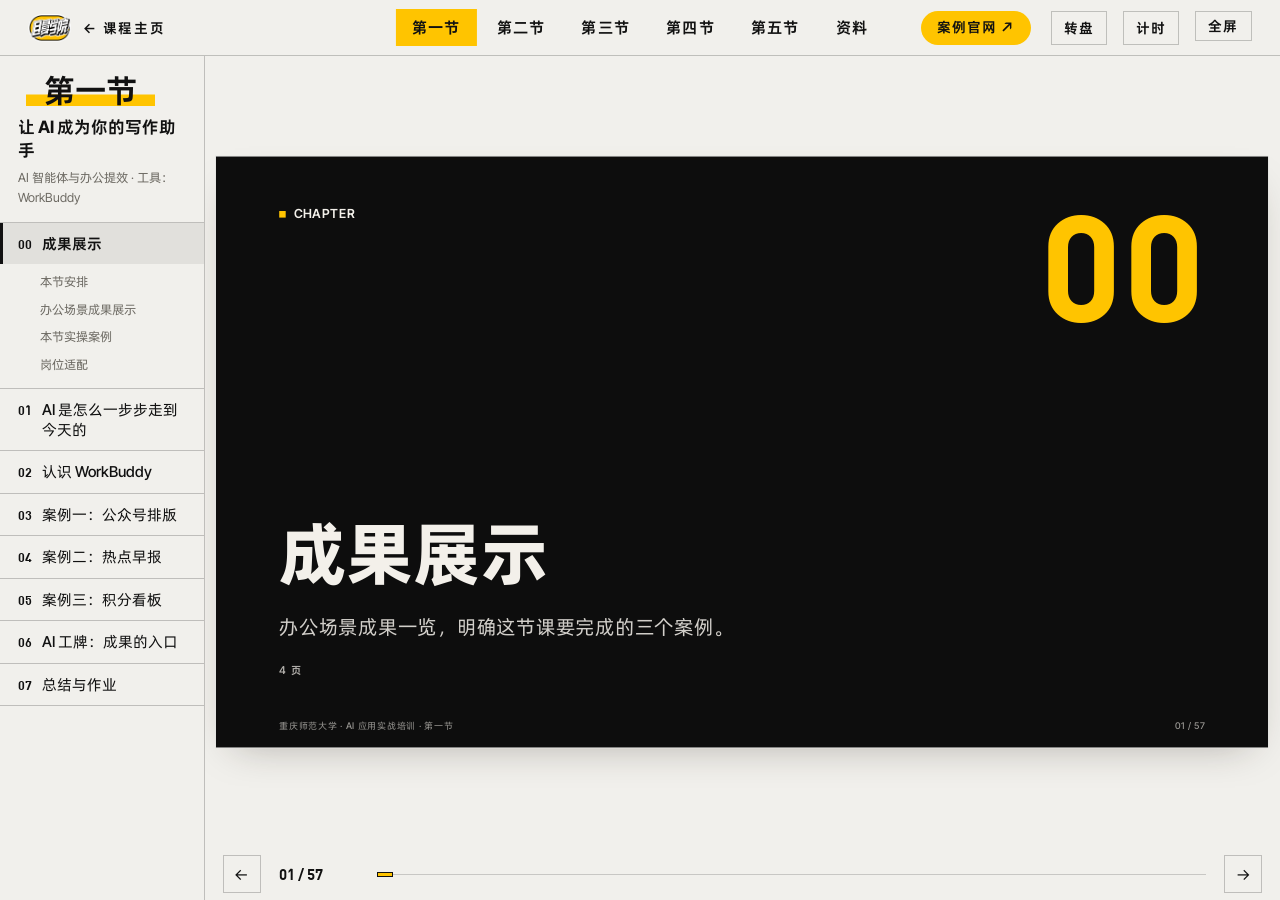
<file: day.html>
<!doctype html>
<html lang="zh-CN">
<head>
<meta charset="utf-8">
<meta name="viewport" content="width=device-width,initial-scale=1">
<title>课件 · 重庆师范大学 AI 应用实战培训</title>
<link rel="stylesheet" href="assets/fonts.css">
<link rel="stylesheet" href="assets/deck.css">
<link rel="stylesheet" href="assets/lab.css">
<link rel="stylesheet" href="assets/viz.css">
<link rel="stylesheet" href="assets/viz-kit.css">
<link rel="stylesheet" href="assets/badge.css">
<link rel="stylesheet" href="assets/day1.css">
<link rel="stylesheet" href="assets/day2.css">
<link rel="stylesheet" href="assets/day3.css">
<link rel="stylesheet" href="assets/day4.css">
<link rel="stylesheet" href="assets/day5.css">
<link rel="stylesheet" href="assets/day6.css">
<link rel="stylesheet" href="assets/v3.css">
</head>
<body>
<header class="bar">
  <a class="back lbl" href="index.html#day1"><img class="qm" src="img/brand/qieman.png" alt="且曼学院">← 课程主页</a>
  <nav class="tabs" id="tabs"></nav>
  <div class="tools"><a class="gbtn cases" href="https://cqnu-ai-cases.vercel.app" target="_blank" rel="noopener" title="打开 AI 案例库网站">案例官网 ↗</a><button class="gbtn" data-g="wheel" title="转盘：抽人、抽组、小任务">转盘</button><button class="gbtn" data-g="timer:5" title="计时">计时</button><button class="lbl tb" id="btnFull" title="F">全屏</button></div>
</header>
<aside class="side">
  <div class="day" id="dayK"></div>
  <h1 id="dayT"></h1>
  <p id="dayS"></p>
  <div class="conx" id="conx"></div>
  <ol id="chs"></ol>
</aside>
<main class="main" id="main"><div class="slide" id="slide"></div></main>
<footer class="ctl">
  <button class="nb" id="prev" aria-label="上一页">←</button>
  <span class="cnt" id="cnt"></span>
  <i class="prog"><i id="prog"></i></i>
  <button class="nb" id="next" aria-label="下一页">→</button>
</footer>
<div class="lab" id="lab" aria-hidden="true">
  <header class="labh"><span class="lbl">先讲清楚</span><nav class="labt" id="labt"></nav><button type="button" class="labx" id="labx" aria-label="关闭">×</button></header>
  <div class="labb" id="labb"></div>
</div>
<script src="data/course.js"></script>
<script src="assets/viz-kit.js"></script>
<script src="assets/day1.js"></script>
<script src="assets/day2.js"></script>
<script src="assets/day3.js"></script>
<script src="assets/day4.js"></script>
<script src="assets/day5.js"></script>
<script src="assets/day6.js"></script>
<script src="assets/deck.js"></script>
<script src="assets/lab.js"></script>
</body>
</html>
</file>
<file: assets/fonts.css>
/* 字体：Inter Tight（拉丁和数字）、阿里巴巴普惠体（中文无衬线）、Noto Serif SC（书脊和封面题名、详情正文）。
   都按页面实际用字裁过，改了文字后在 课件/ 下跑 python3 tools/make_fonts.py。 */
@font-face{font-family:"Inter Tight";src:url(../fonts/intertight.woff2) format("woff2");font-weight:100 900;font-display:swap;unicode-range:U+0000-024F,U+2000-206F,U+2190-21FF}
@font-face{font-family:"CQ Sans";src:url(../fonts/sans-400.woff2) format("woff2");font-weight:100 500;font-display:swap}
@font-face{font-family:"CQ Sans";src:url(../fonts/sans-700.woff2) format("woff2");font-weight:600 900;font-display:swap}
@font-face{font-family:"CQ Heavy";src:url(../fonts/sans-900.woff2) format("woff2");font-weight:100 900;font-display:swap}
@font-face{font-family:"CQ Big";src:url(../fonts/sans-900.woff2) format("woff2");font-weight:800;font-display:block}
@font-face{font-family:"CQ Num";src:url(../fonts/din.woff2) format("woff2");font-weight:100 900;font-display:swap;unicode-range:U+0000-007F,U+00B7,U+2013,U+2014}
@font-face{font-family:"CQ Serif";src:url(../fonts/serif-400.woff2) format("woff2");font-weight:400;font-display:swap}
@font-face{font-family:"CQ Serif";src:url(../fonts/serif-900.woff2) format("woff2");font-weight:900;font-display:swap}
</file>
<file: assets/cover.css>
/* 封面：弧形书架（几何照 "Leon Vasari: Curved VHS Archive" 的说明）+ 立体的《AI 新篇》+ 掀开封面。
   页面本身不滚动（没有滚动条）：滚轮和触控板的手势一次走一步，由 cover.js 管。 */
:root{
  --paper:#F1F0EC; --sheet:#FAFAF7; --ink:#111111; --muted:#6B6963; --cobalt:#111111; --yl:#FFC400; --red:#B8321F; --rule:rgba(20,20,20,.9);
  --ease:cubic-bezier(.2,.8,.2,1);
  --H:min(47vh,33vw); --cy:41%;
  --a:0;                                   /* 书架退场的进度 0→1，cover.js 每帧写 */
  --sans:"Inter Tight","CQ Sans","PingFang SC","Microsoft YaHei",system-ui,sans-serif;
  --serif:"CQ Serif","Songti SC","STSong",Georgia,serif;
}
@media (max-width:767px){ :root{ --H:min(68vw,40svh); --cy:43%; } }
*{box-sizing:border-box;margin:0;padding:0}
html,body{height:100%;overflow:hidden;background:var(--paper)}
body{color:var(--ink);font-family:var(--sans);user-select:none;-webkit-user-select:none;-webkit-font-smoothing:antialiased}
a{color:inherit;text-decoration:none}
button{font:inherit;color:inherit;background:none;border:0}
body.cur, body.cur *{cursor:none !important}
.probe{position:fixed;left:-9px;top:0;width:1px;height:var(--H);visibility:hidden;pointer-events:none}

.grain{position:fixed;inset:0;z-index:90;pointer-events:none;mix-blend-mode:multiply;opacity:.6;
  background-image:url("data:image/svg+xml;utf8,<svg xmlns='http://www.w3.org/2000/svg' width='220' height='220'><filter id='n'><feTurbulence type='fractalNoise' baseFrequency='.85' numOctaves='3' stitchTiles='stitch'/><feColorMatrix values='0 0 0 0 .45  0 0 0 0 .42  0 0 0 0 .38  0 0 0 .22 0'/></filter><rect width='100%' height='100%' filter='url(%23n)'/></svg>")}

.lbl{font:600 11.5px/1 var(--sans);letter-spacing:.14em;text-transform:uppercase}

/* 顶栏 */
.top{position:fixed;left:0;right:0;top:0;height:76px;padding:0 36px;display:flex;align-items:center;justify-content:space-between;color:var(--cobalt);z-index:80;border-bottom:1px solid transparent;transition:background-color .4s,border-color .4s,height .5s var(--ease),color .4s}
.top.solid{background:var(--sheet);border-bottom-color:rgba(17,17,17,.2);height:58px}
.brand{display:flex;align-items:center;gap:16px}
.brand i{display:block;width:40px;height:1px;background:currentColor}
.top nav{display:flex;align-items:center;gap:26px}
.top nav a{position:relative;padding:6px 0}
.top nav a:not(.cta)::after{content:"";position:absolute;left:0;right:0;bottom:0;height:1.5px;background:currentColor;transform:scaleX(0);transform-origin:0 50%;transition:transform .45s var(--ease)}
.top nav a.on::after,.top nav a:not(.cta):hover::after{transform:scaleX(1)}
.top .cta{display:inline-flex;align-items:center;height:32px;padding:0 14px;background:var(--yl);color:#111;box-shadow:0 0 0 1.5px #111}
.brand .qm{height:32px;width:auto;display:block;margin-right:-2px}
.brand .cq{height:30px;width:auto;display:block;filter:brightness(0)}

/* 两侧大字：描边 + 扫描线，一道黄光慢慢扫过；旁边两行小字像档案编号。退场时往两边滑出去 */
body::before{content:"";position:fixed;inset:0;z-index:0;pointer-events:none;
  background:linear-gradient(rgba(17,17,17,.05) 1px,transparent 1px) 0 0/100% 56px,linear-gradient(90deg,rgba(17,17,17,.05) 1px,transparent 1px) 0 0/56px 100%;
  -webkit-mask:radial-gradient(70% 60% at 50% 42%,transparent 30%,#000);mask:radial-gradient(70% 60% at 50% 42%,transparent 30%,#000)}
.kanji{position:fixed;z-index:1;pointer-events:none}   /* 画布：cover.js 把字拆成小方块画上去，下半截往外散开 */
.kl{left:0;top:0;transform:translateX(calc(var(--a) * -34vw))}
.kr{left:0;top:0;transform:translateX(calc(var(--a) * 34vw))}
.hud{position:fixed;z-index:2;pointer-events:none;font-family:ui-monospace,"SF Mono",Menlo,Consolas,monospace;font-weight:500;font-size:10.5px;line-height:1.8;letter-spacing:.16em;color:var(--ink);opacity:.72}
.hud i{display:block;width:8px;height:8px;background:#111;animation:blink 1.6s steps(2,jump-none) infinite}
@keyframes blink{50%{background:transparent}}
.hl{left:2.7vw;top:calc(13vh + min(40vh,26vw));transform:translateX(calc(var(--a) * -34vw))}
.hl i{margin-bottom:9px}
.hr{right:2.7vw;top:calc(9vh + min(59vh,39vw));text-align:right;transform:translateX(calc(var(--a) * 34vw))}
.hr i{margin:9px 0 0 auto}

.floor{position:fixed;left:50%;top:calc(var(--cy) + var(--H) * .47);width:min(96vw,calc(var(--H) * 3.6));height:calc(var(--H) * .26);margin-left:calc(min(96vw,calc(var(--H) * 3.6)) / -2);z-index:2;pointer-events:none;will-change:transform;
  background:radial-gradient(50% 50% at 50% 40%,rgba(40,32,20,.30),rgba(40,32,20,.10) 55%,transparent 72%)}

/* 书架 */
.shelf{position:fixed;left:0;right:0;top:calc(var(--cy) - var(--H) / 2 - 50px);height:calc(var(--H) + 100px);perspective:1400px;perspective-origin:50% 50%;z-index:10;touch-action:none}
.stage{position:absolute;left:50%;top:50%;width:0;height:0;transform-style:preserve-3d}
.tape{position:absolute;left:0;top:0;width:0;height:0;transform-style:preserve-3d;will-change:transform}
.sp,.cv,.bk{position:absolute;top:calc(var(--H) / -2);height:var(--H);backface-visibility:hidden;-webkit-backface-visibility:hidden;border-radius:2px;overflow:hidden;background:var(--c);color:var(--k)}
.sp{left:calc(var(--ws) / -2);width:var(--ws);transform:translateZ(calc(var(--d) / 2))}
.cv{left:calc(var(--d) / -2);width:var(--d);transform:rotateY(90deg) translateZ(calc(var(--ws) / 2));box-shadow:0 34px 60px -30px rgba(20,16,10,.6)}
.bk{left:calc(var(--d) / -2);width:var(--d);transform:rotateY(-90deg) translateZ(calc(var(--ws) / 2))}
.bk .art{transform:scaleX(-1);opacity:.5}
.sp::after,.cv::after,.bk::after{content:"";position:absolute;inset:0;background:#000;opacity:var(--shade,0);pointer-events:none}
.wear{position:absolute;inset:0;background:url(../img/shelf/wear.jpg) center/cover;mix-blend-mode:overlay;opacity:.7;pointer-events:none}
.edge{position:absolute;inset:0;pointer-events:none;box-shadow:inset 0 0 0 1px rgba(255,255,255,.10),inset 0 0 .9em rgba(0,0,0,.22)}

/* 书脊 */
.lit{position:absolute;inset:0;background:linear-gradient(90deg,rgba(0,0,0,.20),rgba(255,255,255,.07) 28%,rgba(0,0,0,0) 58%,rgba(0,0,0,.24));pointer-events:none}
.pic{position:absolute;left:1.5em;right:1.5em;top:2.2em;height:15.5em;background-size:auto 250%;background-repeat:no-repeat;border:1px solid currentColor}
.ttl{position:absolute;left:0;right:0;top:21em;bottom:19.5em;display:flex;align-items:center;justify-content:flex-start;writing-mode:vertical-rl;text-orientation:upright;font-family:var(--serif);font-weight:900;line-height:1;letter-spacing:.06em;white-space:nowrap}
.ttl span{margin:0 auto}
.sp small,.hsp small{position:absolute;left:0;right:0;bottom:11.6em;text-align:center;font:600 1.55em/1 var(--sans);letter-spacing:.2em;padding-left:.2em;opacity:.9}
.yr{position:absolute;left:50%;bottom:4em;transform:translateX(-50%);font:600 2.5em/1 var(--sans);letter-spacing:.04em;padding:.28em .32em;border:1px solid currentColor}

/* 封面 */
.art{position:absolute;inset:0;background-size:cover;background-position:center}
.cvt{position:absolute;left:5em;right:5em;top:6em;text-align:center}
.cvt small{display:block;font:600 1.75em/1 var(--sans);letter-spacing:.24em;padding-left:.24em}
.cvt b{display:block;margin-top:.34em;font-family:var(--serif);font-weight:900;line-height:1.12;letter-spacing:.02em;white-space:nowrap}
.bdg{position:absolute;right:4em;bottom:4em;font:600 2.7em/1 var(--sans);letter-spacing:.06em;padding:.3em .42em;border:1.5px solid currentColor;background:var(--c)}

/* 立体的《AI 新篇》：一个有六个面的盒子，封面沿书脊那条边掀开 */
.hb{position:absolute;left:0;top:0;width:0;height:0;transform-style:preserve-3d;display:none;will-change:transform;--c:#FFC400;--k:#111;color:var(--k)}
/* 今年这一卷：把蓝色的画转成黑色，叠在黄色封面上 */
.crs .art,.crs .pic{filter:grayscale(1) contrast(1.55) brightness(1.2);mix-blend-mode:multiply}
.crs .wear{opacity:.35}
.hb.on{display:block}
.hb>*,.hcv>*{position:absolute;backface-visibility:hidden;-webkit-backface-visibility:hidden}
.hf{left:calc(var(--d) / -2);top:calc(var(--H) / -2);width:var(--d);height:var(--H);border-radius:2px;overflow:hidden;background:var(--c)}
.hpage{transform:translateZ(calc(var(--ws) / 2 - 1px));background:var(--sheet)}
.hpage::before{content:"";position:absolute;inset:0;z-index:1;background:linear-gradient(90deg,rgba(40,32,20,.34),rgba(40,32,20,.10) 6%,rgba(40,32,20,.03) 14%,transparent 24%);opacity:var(--fold,1)}
.hpage::after{content:"";position:absolute;right:0;top:0;bottom:0;width:1.1em;background:repeating-linear-gradient(90deg,transparent 0 .2em,rgba(0,0,0,.08) .2em .26em);opacity:var(--fold,1)}
/* 扉页 */
.tpg{position:absolute;inset:0;display:flex;flex-direction:column;align-items:center;justify-content:center;text-align:center;color:#111;opacity:calc((var(--fold,1) - .5) * 2.4)}
.tpg small{font:600 1.5em/1 var(--sans);letter-spacing:.32em;padding-left:.32em}
.tpg b{font:900 9.4em/1.1 var(--serif);margin:.32em 0 .1em;white-space:nowrap}
.tpg u{display:block;width:5em;height:.5em;background:var(--yl);margin:1.6em 0 1.8em}
.tpg span{font:600 1.9em/1 var(--sans);letter-spacing:.22em;padding-left:.22em}
.tlg{display:flex;align-items:center;justify-content:center;gap:1.5em;margin-top:8em}
.tlg img{display:block;height:4.4em;width:auto}
.tlg img:first-child{filter:brightness(0)}
.tlg img:last-child{height:5.6em}
.tlg i{font:400 2.2em/1 var(--sans);font-style:normal;color:#555}
.tpg em{font:600 1.3em/1 var(--sans);font-style:normal;letter-spacing:.3em;margin-top:2em;color:#555}
.hback{transform:rotateY(180deg) translateZ(calc(var(--ws) / 2))}
.hsp{left:calc(var(--ws) / -2);top:calc(var(--H) / -2);width:var(--ws);height:var(--H);transform:rotateY(-90deg) translateZ(calc(var(--d) / 2));background:var(--c);overflow:hidden;border-radius:2px}
.hfore{left:calc(var(--ws) / -2);top:calc(var(--H) / -2);width:var(--ws);height:var(--H);transform:rotateY(90deg) translateZ(calc(var(--d) / 2 - 3px));background:linear-gradient(90deg,rgba(0,0,0,.16),transparent 14%,transparent 86%,rgba(0,0,0,.16)),linear-gradient(180deg,rgba(0,0,0,.06),transparent 5%,transparent 95%,rgba(0,0,0,.08)),repeating-linear-gradient(90deg,#f7f4ec 0 2px,#efebe0 2px 3px)}
.htop,.hbot{left:calc(var(--d) / -2);top:calc(var(--ws) / -2);width:var(--d);height:var(--ws);background:linear-gradient(0deg,rgba(0,0,0,.14),transparent 14%,transparent 86%,rgba(0,0,0,.14)),repeating-linear-gradient(0deg,#f7f4ec 0 2px,#efebe0 2px 3px)}
.htop{transform:rotateX(90deg) translateZ(calc(var(--H) / 2))}
.hbot{transform:rotateX(-90deg) translateZ(calc(var(--H) / 2))}
.hcv{left:calc(var(--d) / -2);top:calc(var(--H) / -2);width:var(--d);height:var(--H);transform-origin:0 50%;transform:translateZ(calc(var(--ws) / 2)) rotateY(calc(var(--co,0) * -1deg));transform-style:preserve-3d;backface-visibility:visible !important}
.hfront{inset:0;border-radius:2px;overflow:hidden;background:var(--c);box-shadow:0 34px 60px -30px rgba(20,16,10,.6)}
.hinside{inset:0;border-radius:2px;transform:rotateY(180deg);background:linear-gradient(90deg,rgba(0,0,0,.26),rgba(0,0,0,.05) 12%,transparent 28%),linear-gradient(#f3ba00,#f3ba00);overflow:hidden}
.hinside::before{content:"";position:absolute;inset:0 0 0 0;border:1.6em solid #ffc400;border-left-width:0;box-shadow:inset 0 0 0 1px rgba(0,0,0,.08)}
.hfront::after,.hsp::after,.hback::after{content:"";position:absolute;inset:0;background:#000;opacity:var(--hs,0);pointer-events:none}
.hshadow{position:fixed;left:0;top:0;width:10px;height:10px;z-index:9;pointer-events:none;border-radius:50%;background:radial-gradient(50% 50% at 50% 50%,rgba(40,32,20,.34),rgba(40,32,20,.12) 55%,transparent 72%);will-change:transform}

.play{position:fixed;width:42px;height:42px;border-radius:50%;border:1px solid var(--cobalt);background:rgba(236,232,224,.8);z-index:14;pointer-events:none;display:grid;place-items:center;transform:scale(0)}
.play i{display:block;width:0;height:0;border-left:11px solid var(--cobalt);border-top:6.5px solid transparent;border-bottom:6.5px solid transparent;margin-left:3px}

/* 题名、箭头、时间轴、页脚：退场时往下滑出去 */
.cap{position:fixed;left:50%;top:calc(var(--cy) + var(--H) / 2 + 4.2vh);transform:translate(-50%,calc(var(--a) * 70vh));display:grid;justify-items:center;gap:10px;z-index:12;pointer-events:none}
.mask{position:relative;overflow:hidden;width:min(80vw,640px);text-align:center}
.mask span{position:absolute;left:0;right:0;top:0;display:block;white-space:nowrap}
.mt{height:calc(clamp(28px,3.4vw,46px) * 1.2);font:700 clamp(28px,3.4vw,46px)/1.2 var(--sans);letter-spacing:-.005em;color:var(--cobalt)}
.ms{height:14px;font:600 11px/14px var(--sans);letter-spacing:.24em;color:var(--cobalt);text-transform:uppercase}
.my{height:14px;font:500 11.5px/14px var(--sans);letter-spacing:.08em;color:var(--ink)}
.rule{display:block;width:18px;height:1px;background:var(--cobalt)}
.arr{position:fixed;width:44px;height:44px;z-index:13;color:var(--cobalt);display:grid;place-items:center;transform:translate(-50%,-50%) scale(calc(1 - var(--a)))}
.arr svg{width:25px;height:12px;fill:none;stroke:currentColor;stroke-width:1.2}
.prev{left:calc(50% - min(19vw,250px))}
.next{left:calc(50% + min(19vw,250px))}
.tl{position:fixed;left:36px;right:36px;bottom:64px;height:40px;z-index:12;color:var(--cobalt);transform:translateY(calc(var(--a) * 26vh))}
.tl .line{position:absolute;left:0;right:0;top:12px;height:1px;background:var(--cobalt);opacity:.75}
.tl .tk{position:absolute;top:8.5px;width:1px;height:7px;background:var(--cobalt);opacity:.4}
.tl .tk.maj{top:5.5px;height:13px;opacity:.75}
.tl .yl{position:absolute;top:26px;font:500 10px/1 var(--sans);letter-spacing:.06em;transform:translateX(-50%)}
.tl .yl.first{transform:none}
.tl .yl.last{transform:translateX(-100%)}
.tl .dot{position:absolute;top:7px;width:11px;height:11px;border-radius:50%;background:var(--yl);box-shadow:0 0 0 1.5px #111;transform:translateX(-5.5px)}
.foot{position:fixed;left:36px;right:36px;bottom:24px;display:flex;justify-content:space-between;color:var(--cobalt);z-index:12;transform:translateY(calc(var(--a) * 26vh))}

/* 停在《AI 新篇》上时左边的字：一行一行从遮罩里滑上来 */
.tp{position:fixed;left:8vw;top:0;bottom:0;width:min(42vw,620px);display:flex;flex-direction:column;justify-content:center;z-index:13;pointer-events:none}
.m{overflow:hidden}
.m>*{display:block}
.tp .m>*{transform:translateY(110%);transition:transform .9s var(--ease)}
.tp.in .m>*{transform:none}
.tp.in .m:nth-child(2)>*{transition-delay:.07s}
.tp.in .m:nth-child(3)>*{transition-delay:.14s}
.tp.in .m:nth-child(4)>*{transition-delay:.24s}
.tp .lbl{color:var(--cobalt);letter-spacing:.2em}
.tp h1{font:700 clamp(54px,7.4vw,118px)/1.1 var(--sans);letter-spacing:-.015em;color:var(--cobalt);margin:14px 0 18px}
.tp h1::after{content:"";display:block;width:1.1em;height:.1em;background:var(--yl);margin-top:.12em}
.tp p{font:400 clamp(17px,1.5vw,22px)/1.75 var(--serif);max-width:24em}
.tp .hint{animation:nudge 1.8s var(--ease) infinite}
.tp .m:last-child{margin-top:46px}
.tp:not(.in) .m:last-child{visibility:hidden;transition:visibility 0s .5s}
.tp .m:last-child{padding-bottom:10px}
@keyframes nudge{0%,100%{transform:translateY(0)}50%{transform:translateY(5px)}}
.tp:not(.in) .hint{animation:none}

/* 鼠标 */
.cursor{position:fixed;left:0;top:0;width:84px;height:84px;margin:-42px 0 0 -42px;z-index:200;pointer-events:none;display:none}
body.cur .cursor{display:block}
.cursor .cr{position:absolute;inset:0;border-radius:50%;border:2px solid var(--ink);transform:scale(.5);transition:transform .5s var(--ease),background-color .4s,border-color .4s}
.cursor .cd{position:absolute;left:50%;top:50%;width:10px;height:10px;margin:-5px;border-radius:50%;background:var(--ink);transition:transform .4s var(--ease),background-color .4s}
.cursor span{position:absolute;inset:0;display:grid;place-items:center;text-align:center;color:#fff;font:600 13px/1.35 var(--sans);letter-spacing:.1em;transform:scale(0);transition:transform .45s var(--ease)}
.cursor.open .cr{transform:scale(1.45);background:#111;border-color:#111}
.cursor.open .cd{transform:scale(0)}
.cursor.open span{transform:scale(1)}
.cursor.spine .cr{transform:scale(.8)}
.cursor.btn .cr{transform:scale(.72);background:rgba(255,196,0,.35);border-color:#111}
.cursor.btn .cd{transform:scale(0)}
.cursor.inv .cr{border-color:#F3F0EA}
.cursor.inv .cd{background:#F3F0EA}

/* ===== 大字版 ===== */
.lbl{font-size:13px}
.top{height:80px;padding:0 32px}
.top.solid{height:64px}
.top .lbl{font-size:14.5px;letter-spacing:.1em}
.top nav{gap:28px}
.top .cta{height:38px;padding:0 16px}
.brand .qm{height:38px}
.brand .cq{height:34px}
.ms{height:17px;font-size:13.5px;line-height:17px}
.my{height:17px;font-size:14px;line-height:17px}
.tl .yl{font-size:12.5px}
.hud{font-size:12px}
.tp .lbl{font-size:14px}
.tp p{font-size:clamp(20px,1.75vw,26px)}
.tp .hint{font-size:15px}
.foot .lbl{font-size:13px}

@media (max-width:900px){
  .top nav a:not(.cta){display:none}
  .tp{left:7vw;right:7vw;width:auto;justify-content:flex-end;padding-bottom:12vh}
}
</file>
<file: assets/acts.css>
/* 翻开《AI 新篇》之后的几幕。一个自己滚动的容器（滚动条藏起来），每一幕进入视口时各自播放动画。
   显隐尽量用位移加裁切，不用透明度渐变，和封面一致。 */
.acts{position:fixed;inset:0;z-index:70;display:none;overflow-y:auto;overflow-x:hidden;background:var(--sheet);color:var(--ink);outline:0;scrollbar-width:none;-ms-overflow-style:none;user-select:text;-webkit-user-select:text;overscroll-behavior:contain}
.acts::-webkit-scrollbar{display:none}
body.opened .acts{display:block}
.act{position:relative;min-height:100vh;padding:118px 8vw 84px;display:flex;flex-direction:column;justify-content:center;border-top:1px solid rgba(17,17,17,.2);overflow:clip}
.act:first-child{border-top:0}
.ghost{position:absolute;right:5vw;top:86px;font:800 min(30vh,19vw)/.85 "Inter Tight",var(--sans);letter-spacing:-.03em;color:transparent;pointer-events:none;transform:translateX(18vw);transition:transform 1.4s var(--ease);
  background:radial-gradient(circle at 50% 50%,rgba(64,82,138,.5) 0 36%,transparent 40%) 0 0/3px 3px,linear-gradient(rgba(110,122,160,.2),rgba(110,122,160,.2));-webkit-background-clip:text;background-clip:text}
.act.in .ghost{transform:none}
.ah{position:relative;margin-bottom:4.6vh;max-width:62vw}
.act .m>*{transform:translateY(110%);transition:transform .95s var(--ease)}
.act.in .m>*{transform:none}
.act.in .m:nth-child(2)>*{transition-delay:.07s}
.act.in .m:nth-child(3)>*{transition-delay:.14s}
.no{display:flex;align-items:center;gap:16px;color:var(--cobalt)}
.no i{display:block;width:40px;height:1px;background:currentColor}
.act h2{font:700 clamp(38px,5.2vw,82px)/1.14 var(--sans);letter-spacing:-.01em;color:var(--cobalt);margin-top:16px}
.lead{font:400 clamp(17px,1.5vw,22px)/1.7 var(--serif);margin-top:12px;max-width:32em}
.act h3{font:700 clamp(19px,1.6vw,25px)/1.25 var(--sans)}
.act ul,.act ol{list-style:none}
/* 一块一块升上来：先裁掉，进入视口后按 --i 的顺序露出来 */
.rv{clip-path:inset(0 0 100% 0);transform:translateY(34px);transition:clip-path .95s var(--ease),transform .95s var(--ease);transition-delay:calc(.22s + var(--i,0) * 80ms)}
.act.in .rv{clip-path:inset(-20px -20px -20px -20px);transform:none}
.punch{position:relative;font:700 clamp(20px,2vw,30px)/1.5 var(--sans);margin-top:30px}
.punch b{color:var(--cobalt)}

/* 01 为什么是今年 */
.why{position:relative;display:grid;grid-template-columns:repeat(3,1fr);border-top:2px solid var(--cobalt)}
.wc{padding:22px 28px 6px 0;border-right:1px solid rgba(17,17,17,.25)}
.wc+.wc{padding-left:28px}
.wc:last-child{border-right:0;padding-right:0}
.wc h3{color:var(--cobalt);font-size:clamp(24px,2.3vw,36px);margin-bottom:14px}
.wc li{display:grid;grid-template-columns:5.4em 1fr;gap:10px;padding:11px 0;border-top:1px solid rgba(17,17,17,.18);font:400 clamp(14.5px,1.12vw,17px)/1.6 var(--sans)}
.wc li em{font:600 12px/1.9 var(--sans);letter-spacing:.06em;color:var(--cobalt);font-style:normal}

/* 02 需求：26 条小签，从原来的六类飞到四类 */
.act.pin{display:block;min-height:210vh;padding:0}
.act.pin .sticky{position:sticky;top:0;min-height:100vh;padding:104px 8vw 40px;display:flex;flex-direction:column;justify-content:center}
.act.pin .ah{margin-bottom:2.4vh}
.sw{position:relative;display:flex;align-items:center;gap:0;margin-bottom:16px}
.sw button{font:600 13px/1 var(--sans);letter-spacing:.08em;padding:11px 16px;border:1px solid var(--cobalt);color:var(--cobalt);transition:background-color .35s,color .35s}
.sw button+button{border-left:0}
.sw button.on{background:var(--cobalt);color:var(--sheet)}
.sw .lbl{margin-left:18px;color:var(--muted);letter-spacing:.1em}
.nd{position:relative;display:grid}
.lay{grid-area:1/1;display:grid;gap:10px;align-content:start;pointer-events:none}
.lay.on{pointer-events:auto}
.la{grid-template-columns:repeat(3,1fr);grid-template-areas:"a1 a2 a4" "a3 a3 a5" "a3 a3 a6"}
.lb{grid-template-columns:2.1fr 1fr 1fr 1.25fr;grid-template-areas:"b1 b2 b3 b4" "b5 b5 b5 b5"}
.a1{grid-area:a1}.a2{grid-area:a2}.a3{grid-area:a3}.a4{grid-area:a4}.a5{grid-area:a5}.a6{grid-area:a6}
.b1{grid-area:b1}.b2{grid-area:b2}.b3{grid-area:b3}.b4{grid-area:b4}.b5{grid-area:b5}
.grp{border:1px solid transparent;transition:border-color .5s,background-color .5s;display:flex;flex-direction:column}
.lay.on .grp{border-color:rgba(17,17,17,.42);background:rgba(255,255,255,.34)}
.gh{display:flex;align-items:center;gap:12px;padding:9px 14px;color:var(--cobalt);border-bottom:1px solid transparent;clip-path:inset(0 100% 0 0);transition:clip-path .7s var(--ease),border-color .5s}
.lay.on .gh{clip-path:inset(0);border-bottom-color:rgba(17,17,17,.42);transition-delay:.25s}
.gh span{font:700 clamp(14px,1.15vw,17px)/1.25 var(--sans)}
.gh small{display:block;font:400 12px/1.4 var(--sans);color:var(--muted);margin-top:2px}
.gh b{margin-left:auto;font:700 clamp(24px,2.3vw,36px)/1 var(--sans);letter-spacing:-.02em}
.gh u,.tn u,.lt u{display:grid;place-items:center;flex:none;width:2em;height:2em;background:var(--cobalt);color:var(--sheet);text-decoration:none;font:900 clamp(16px,1.4vw,22px)/1 var(--serif)}
.lb .gh span{font-size:clamp(17px,1.5vw,23px)}
.gl{display:flex;flex-wrap:wrap;gap:6px;padding:10px 12px 12px;align-content:flex-start;min-height:44px}
.lb .b5{flex-direction:row;align-items:center;background:var(--cobalt) !important;border-color:var(--cobalt) !important}
.lb .b5 .gh{color:var(--sheet);border-bottom:0;flex:none}
.lb .b5 .gh small{color:rgba(243,240,234,.75)}
.lay:not(.on) .b5{background:transparent !important;border-color:transparent !important}
.chip{display:inline-flex;align-items:center;gap:7px;padding:5px 6px 5px 10px;background:var(--sheet);border:1px solid rgba(20,20,20,.22);font:500 clamp(12.5px,.98vw,15px)/1.2 var(--sans);white-space:nowrap;will-change:transform}
.chip i{font-style:normal}
.chip em{font:600 10px/1 var(--sans);font-style:normal;letter-spacing:.04em;color:var(--sheet);background:var(--cobalt);padding:4px 5px}
.pb{clip-path:inset(0 100% 0 0);transition:clip-path 1s var(--ease) .5s;margin-top:18px}
.nd[data-v="b"]~.pb{clip-path:inset(0)}

/* 03 底线：整屏钴蓝 */
.act.dark{background:var(--cobalt);color:#F3F0EA;border-top:0}
.dark h2,.dark .no{color:#F3F0EA}
.dark .ghost{background:radial-gradient(circle at 50% 50%,rgba(243,240,234,.34) 0 36%,transparent 40%) 0 0/3px 3px;-webkit-background-clip:text;background-clip:text}
.ln{position:relative;display:grid;grid-template-columns:repeat(5,1fr);border-top:2px solid #F3F0EA}
.ln li{padding:22px 20px 24px 0;border-right:1px solid rgba(243,240,234,.3)}
.ln li+li{padding-left:20px}
.ln li:last-child{border-right:0}
.ln b{display:block;font:700 clamp(34px,3.4vw,54px)/1 var(--sans);letter-spacing:-.02em}
.ln h3{margin:16px 0 10px;font-size:clamp(22px,2.1vw,32px)}
.ln p{font:400 clamp(14.5px,1.12vw,17px)/1.65 var(--sans);color:rgba(243,240,234,.9)}
.dark .punch b{color:#fff;box-shadow:inset 0 -.38em 0 rgba(184,50,31,.85)}

/* 04 四类 → 三个软件：连线自己画出来 */
.map{position:relative}
.tyr{position:relative;display:grid;grid-template-columns:repeat(4,1fr);gap:16px;z-index:1}
.tn{display:flex;align-items:center;gap:12px;padding:10px 14px;border:1px solid var(--cobalt);background:var(--sheet);font:700 clamp(17px,1.5vw,23px)/1 var(--sans)}
/* 排成 文本、代码、图片、视频 对 WorkBuddy、DeepSeek Harness、RunningHub，连线不交叉 */
.tn[data-t="t1"]{order:1}.tn[data-t="t4"]{order:2}.tn[data-t="t2"]{order:3}.tn[data-t="t3"]{order:4}
.tc:nth-child(1){order:1}.tc:nth-child(3){order:2}.tc:nth-child(2){order:3}
.tn em{margin-left:auto;font:600 12px/1 var(--sans);font-style:normal;letter-spacing:.06em;color:var(--muted)}
.wires{position:absolute;left:0;top:0;width:100%;height:100%;overflow:visible;pointer-events:none}
.wires path{fill:none;stroke:var(--cobalt);stroke-width:1.6;stroke-dasharray:var(--len);stroke-dashoffset:var(--len);transition:stroke-dashoffset 1.1s var(--ease);transition-delay:calc(.6s + var(--i,0) * 110ms)}
.act.in .wires path{stroke-dashoffset:0}
.tlr{position:relative;display:grid;grid-template-columns:repeat(3,1fr);gap:16px;margin-top:8vh;z-index:1}
.tc{border:1px solid var(--cobalt);background:rgba(255,255,255,.5);padding:20px 22px 20px;display:flex;flex-direction:column}
.th{display:flex;align-items:baseline;justify-content:space-between;gap:10px}
.th h3{font-size:clamp(26px,2.6vw,40px);letter-spacing:-.015em;color:var(--cobalt);white-space:nowrap}
.th .lbl{color:var(--muted);white-space:nowrap}
.what{font:400 clamp(14.5px,1.12vw,17px)/1.65 var(--sans);margin-top:12px;min-height:5em}
.can{display:flex;flex-wrap:wrap;gap:6px;margin-top:12px}
.can li{font:500 clamp(12.5px,.98vw,15px)/1.2 var(--sans);padding:6px 9px;background:var(--cobalt);color:var(--sheet)}
.whyit{font:400 clamp(13.5px,1.02vw,15.5px)/1.6 var(--sans);margin-top:auto;padding-top:14px;color:#333}
.whyit b{display:block;font:600 11px/1 var(--sans);letter-spacing:.14em;color:var(--cobalt);margin-bottom:7px}

/* 05 场景：课上做 → 学会 → 自己能做 */
.lad{position:relative;border-top:2px solid var(--cobalt)}
.ld{display:grid;grid-template-columns:.9fr 1.1fr 46px 1.2fr 46px 1.5fr;gap:14px;align-items:center;padding:13px 0;border-bottom:1px solid rgba(17,17,17,.22);font:400 clamp(14px,1.1vw,16.5px)/1.55 var(--sans)}
.ld.lh{padding:9px 0;color:var(--cobalt)}
.lt{display:flex;align-items:center;gap:12px}
.lt h3{color:var(--cobalt);font-size:clamp(19px,1.7vw,26px)}
.ld .k{font-weight:700}
.ar{display:block;height:1.5px;background:var(--cobalt);position:relative;transform:scaleX(0);transform-origin:0 50%;transition:transform .8s var(--ease);transition-delay:calc(.7s + var(--i,0) * 80ms)}
.ar::after{content:"";position:absolute;right:0;top:-4px;width:8px;height:8px;border-top:1.5px solid var(--cobalt);border-right:1.5px solid var(--cobalt);transform:rotate(45deg)}
.act.in .ar{transform:none}
.cases{position:relative;display:grid;grid-template-columns:minmax(300px,.8fr) 1.6fr;gap:0;margin-top:22px;border:1px solid var(--cobalt);background:var(--cobalt);color:var(--sheet);overflow:hidden}
.ct{padding:20px 26px 22px}
.ct b{font:700 clamp(50px,5.4vw,84px)/1 var(--sans);letter-spacing:-.03em}
.ct sup{font:700 clamp(26px,2.6vw,40px)/1 var(--sans);vertical-align:top}
.ct strong{display:block;font:700 clamp(17px,1.5vw,22px)/1.4 var(--sans);margin-top:6px}
.ct p{font:400 clamp(13.5px,1.02vw,15.5px)/1.6 var(--sans);margin-top:6px;color:rgba(243,240,234,.86)}
.ct .lbl{display:inline-block;margin-top:14px;padding-bottom:5px;border-bottom:1px solid currentColor}
.mq{display:grid;gap:8px;align-content:center;padding:10px 0;overflow:hidden;background:#1c1c1c}
.mr{display:flex;gap:8px;width:max-content;animation:mq 46s linear infinite}
.mr.rev{animation-direction:reverse}
.mr img{height:clamp(74px,9.5vh,108px);width:auto;display:block}
.cases:hover .mr{animation-play-state:paused}
@keyframes mq{to{transform:translateX(-50%)}}

/* 07 玩法：左边一张工牌，右边五步 */

/* 08 带走什么 */
.tk6{position:relative;display:grid;grid-template-columns:repeat(3,1fr);gap:0;border-top:2px solid var(--cobalt);border-left:1px solid rgba(17,17,17,.25)}
.tkc{padding:18px 22px 20px;border-right:1px solid rgba(17,17,17,.25);border-bottom:1px solid rgba(17,17,17,.25)}
.tkc b{font:700 13px/1 var(--sans);letter-spacing:.08em;color:var(--cobalt)}
.tkc h3{margin:10px 0 6px;font-size:clamp(20px,1.9vw,28px)}
.tkc p{font:400 clamp(14px,1.08vw,16.5px)/1.6 var(--sans);color:#333}
.go{position:relative;display:flex;align-items:center;gap:26px;margin-top:26px;padding:24px 30px;background:var(--cobalt);color:var(--sheet)}
.go strong{font:700 clamp(28px,3vw,46px)/1 var(--sans);letter-spacing:-.01em}
.go i{font-style:normal;margin-left:auto;font-size:30px;transition:transform .5s var(--ease)}
.go:hover i{transform:translateX(12px)}


/* 图：统一的相框 */
.act figure{margin:0;overflow:hidden;background:#ddd6c6}
.act figure img{display:block;width:100%;height:100%;object-fit:cover;transform:scale(1.12);transition:transform 1.8s var(--ease)}
.act.in figure img{transform:none}
.lg{height:1.5em;width:auto;display:inline-block;vertical-align:middle;border-radius:4px}

/* 01 右边一张校园照片 */
.whyw{position:relative;display:grid;grid-template-columns:1.55fr 1fr;gap:3vw;align-items:stretch}
.whyw .why{grid-template-columns:1fr;border-top:2px solid var(--cobalt)}
.whyw .wc{display:grid;grid-template-columns:9.5em 1fr;gap:18px;padding:16px 0;border-right:0;border-bottom:1px solid rgba(17,17,17,.25);align-items:start}
.whyw .wc+.wc{padding-left:0}
.whyw .wc h3{font-size:clamp(22px,2vw,31px);margin:6px 0 0;white-space:nowrap}
.whyw .wc li{padding:7px 0;border-top:0}
.whyw .ph{min-height:50vh}

/* 03 底线的图标 */
.ln svg{display:block;width:clamp(40px,3.6vw,56px);height:auto;fill:none;stroke:#F3F0EA;stroke-width:1.6;stroke-linejoin:round;stroke-linecap:round;stroke-dasharray:160;stroke-dashoffset:160;transition:stroke-dashoffset 1.6s var(--ease);transition-delay:calc(.5s + var(--i,0) * 90ms)}
.act.in .ln svg{stroke-dashoffset:0}

/* 04 三个软件：官网截图 + 图标 */
.tlr{margin-top:6vh}
.tc{padding:0 0 18px;overflow:hidden}
.tc .shot{aspect-ratio:16/8.2;border-bottom:1px solid var(--cobalt)}
.tc .shot img{object-position:50% 0}
.tc .th{padding:16px 20px 0;align-items:center;justify-content:flex-start;gap:12px}
.tc .th .lg{height:clamp(34px,3vw,46px);border-radius:9px}
.tc .th h3{font-size:clamp(22px,2.1vw,32px)}
.tc .th .lbl{margin-left:auto}
.tc .what{padding:0 20px;min-height:3.3em;margin-top:10px}
.tc .can{padding:0 20px}

/* 05 场景：四张图卡 */
.scs{position:relative;display:grid;grid-template-columns:repeat(4,1fr);gap:14px}
.scc{border:1px solid rgba(17,17,17,.42);background:rgba(255,255,255,.5);padding-bottom:14px}
.sci{display:grid;gap:2px;aspect-ratio:16/10.5;overflow:hidden;background:#ddd6c6}
.sci.n2{grid-template-columns:1fr 1fr}.sci.n3{grid-template-columns:repeat(3,1fr)}
.sci img{width:100%;height:100%;object-fit:cover;display:block;min-height:0}
.scc .lt{padding:12px 16px 4px}
.scc p{padding:5px 16px 0;font:400 clamp(13.5px,1.04vw,16px)/1.5 var(--sans)}
.scc p b{display:block;font:600 10.5px/1.6 var(--sans);letter-spacing:.14em;color:var(--cobalt)}
.cases{margin-top:16px}

/* 06 五天：一天一屏，左边内容，右边三张图 */
.act.day{padding-top:104px;padding-bottom:56px}
.dw{position:relative;display:grid;grid-template-columns:1.08fr 1fr;gap:4.5vw;align-items:center}
.day .no{gap:12px}
.day .no .lg{margin-right:-2px}
.day h2{font-size:clamp(34px,4.3vw,66px)}
.con,.rl{display:flex;align-items:center;flex-wrap:wrap;gap:8px;margin-top:20px}
.con .lbl,.rl .lbl{color:var(--muted);width:5.6em;flex:none}
.con button{display:inline-flex;align-items:center;gap:8px;font:700 clamp(15px,1.25vw,19px)/1 var(--sans);padding:11px 12px 11px 15px;background:var(--cobalt);color:var(--sheet);transition:transform .4s var(--ease),box-shadow .4s var(--ease)}
.con button i{font-style:normal;display:grid;place-items:center;width:1.5em;height:1.5em;border-radius:50%;background:var(--sheet);color:var(--cobalt);font-size:.72em;padding-left:.1em}
.con button:hover{transform:translateY(-3px);box-shadow:0 12px 18px -10px rgba(17,17,17,.7)}
.rl{margin-top:14px;gap:0}
.rl button{font:600 13px/1 var(--sans);letter-spacing:.06em;padding:9px 13px;border:1px solid var(--cobalt);color:var(--cobalt);transition:background-color .3s,color .3s}
.rl button+button{border-left:0}
.rl button.on{background:var(--cobalt);color:var(--sheet)}
.cs3{margin-top:10px;border-top:2px solid var(--cobalt)}
.cs3 li{display:grid;grid-template-columns:2.4em minmax(0,1.05fr) minmax(0,1fr);gap:12px;align-items:baseline;padding:11px 0;border-bottom:1px solid rgba(17,17,17,.22)}
.cs3 b{font:700 13px/1 var(--sans);letter-spacing:.06em;color:var(--cobalt)}
.cs3 h3{font-size:clamp(17px,1.5vw,23px)}
.cs3 p{position:relative;display:grid;font:400 clamp(13.5px,1.05vw,16px)/1.45 var(--sans);color:#333;overflow:hidden}
.cs3 em{grid-area:1/1;font-style:normal;transform:translateY(120%);transition:transform .55s var(--ease)}
.cs3 em.on{transform:none}
.day .out{display:flex;align-items:center;gap:14px;margin-top:14px;padding:12px 16px;background:var(--cobalt);color:var(--sheet);font:700 clamp(15px,1.25vw,19px)/1.4 var(--sans)}
.day .out .lbl{color:rgba(243,240,234,.75);flex:none}
.day .go1{display:inline-block;margin-top:14px;padding-bottom:5px;border-bottom:1px solid currentColor}

/* 07 玩法：立体工牌（照 FoloToy 透明壳工牌），跟着鼠标转 */
.pp3{position:relative;flex:none;width:var(--bw);aspect-ratio:69/110;perspective:1100px}
.pp{position:absolute;inset:0;transform-style:preserve-3d;transform:rotateX(var(--rx,6deg)) rotateY(var(--ry,-24deg));font-size:calc(var(--bw) / 29)}
.pp>*{position:absolute;inset:0;border-radius:2.4em}
.ppb{background:linear-gradient(135deg,#3a3d42,#17181b);transform:translateZ(-1.5em);box-shadow:0 5em 5em -2.5em rgba(20,16,10,.6)}
.ppe{border:.16em solid rgba(190,196,204,.5);background:rgba(120,126,134,.08)}
.e1{transform:translateZ(-1.2em)}.e2{transform:translateZ(-.8em)}.e3{transform:translateZ(-.4em)}.e4{transform:translateZ(.4em)}.e5{transform:translateZ(.8em)}
.ppf{inset:.7em;border-radius:1.8em;background:linear-gradient(160deg,#2a2c30,#141517 60%,#1d1e21);transform:translateZ(.2em);overflow:hidden}
.ppf>*{position:absolute}
.scw{width:1.5em;height:1.5em;border-radius:50%;background:radial-gradient(circle,#555 0 22%,#c9a24a 26% 52%,#6d5520 56%)}
.scw.a{left:1.6em;top:2.6em;background:radial-gradient(circle,#666 0 22%,#cfd2d6 26% 52%,#777 56%)}.scw.b{right:1.6em;top:2.6em}.scw.c{left:.5em;top:26.4em}.scw.d{right:.6em;top:26em;background:radial-gradient(circle,#666 0 22%,#cfd2d6 26% 52%,#777 56%)}
.led{left:.9em;top:17em;width:1.2em;height:1.2em;border-radius:.3em;background:#35f29a;box-shadow:0 0 1em .2em rgba(53,242,154,.75);animation:led 2.4s ease-in-out infinite}
@keyframes led{50%{opacity:.35}}
.knob{right:1.1em;top:13.6em;width:3em;height:3em;border-radius:50%;background:radial-gradient(circle,#050505 0 12%,#26272a 15% 46%,#0c0c0d 50% 58%,#2c2d31 62%)}
.usb{left:0;top:19.4em;width:1.4em;height:3.2em;background:linear-gradient(90deg,#9a9a9a,#555);border-radius:0 .2em .2em 0}
.wire{right:1.2em;top:27.2em;width:6em;height:3em;border:.25em solid #a9b23b;border-left:0;border-bottom:0;border-radius:0 2em 0 0;opacity:.8}
.bez{left:2.9em;top:4.3em;width:15.6em;height:23.6em;background:#0a0a0b;border:.1em solid #3a3b3f;padding:1.1em 1.1em 2.6em .9em}
.bez .scr{position:relative;width:100%;height:100%;border-radius:1.5em;background:linear-gradient(#0b0e22,#070a1c 70%,#0c1638);color:#fff;overflow:hidden;font-family:"Inter Tight",var(--sans)}
.scr .st{display:flex;align-items:baseline;gap:.7em;padding:1em 1.1em 0}
.scr .st b{font:600 1.5em/1 "Inter Tight",var(--sans)}
.scr .st span{font:500 .78em/1 "Inter Tight",var(--sans);letter-spacing:.14em;color:#c9cde0}
.scr .st em{margin-left:auto;font:600 .8em/1 "Inter Tight",var(--sans);font-style:normal;display:flex;align-items:center;gap:.4em}
.scr .st u{width:.6em;height:.6em;border-radius:50%;background:#35f29a}
.who{display:grid;grid-template-columns:42% 1fr;gap:.6em;align-items:center;padding:1.5em .9em 0 .8em}
.who img{width:100%;image-rendering:pixelated;display:block}
.who strong{display:block;font:700 1.35em/1.2 var(--sans)}
.who span{display:block;font:500 .8em/1 var(--sans);color:#35f29a;margin-top:1.3em}
.who b{display:block;font:700 1.55em/1.15 "Inter Tight",var(--sans);color:#35f29a}
.who i{display:block;height:.38em;border-radius:.2em;background:#1a2440;margin:.55em 0 .5em;overflow:hidden}
.who i u{display:block;height:100%;width:100%;background:linear-gradient(90deg,#1c8a8e,#3b7bd6);transform:scaleX(0);transform-origin:0 50%;transition:transform 1.6s var(--ease) .9s}
.act.in .who i u{transform:none}
.who small{font:500 .7em/1 "Inter Tight",var(--sans);color:#d6d9e6}
.tiles{position:absolute;left:0;right:0;bottom:0;height:5.6em;background:rgba(40,60,130,.28);display:flex;justify-content:center;align-items:center;gap:.9em}
.tiles span{display:grid;justify-items:center;gap:.25em;width:4.2em;padding:.5em 0 .45em;border:.1em solid #2b3a6a;border-radius:.5em;font:600 .56em/1 "Inter Tight",var(--sans);letter-spacing:.04em}
.tiles span{font-size:.6em;width:7em;padding:.9em 0 .7em;border-radius:.9em}
.tiles svg{width:3.2em;height:3.2em;fill:#35f29a}
.tiles .on{border-color:#35f29a;box-shadow:0 0 .8em rgba(53,242,154,.5)}
.plate{left:.9em;right:.9em;bottom:1.1em;height:11.6em;border-radius:1em;background:linear-gradient(170deg,#1b1c1f,#0d0d0f);display:flex;align-items:flex-end;gap:.6em;padding:0 0 1.3em 1em}
.plate{right:6.2em}
.plate i{flex:none;width:1.7em;height:1.7em;border:.14em solid #cfe9dc;border-radius:.4em;background:radial-gradient(circle at 34% 50%,#35f29a 0 .2em,transparent .24em),radial-gradient(circle at 66% 50%,#35f29a 0 .2em,transparent .24em)}
.plate span{font:500 .74em/1.9 "Inter Tight",var(--sans);color:#e8e8e8;white-space:nowrap}
.spk{right:1.3em;bottom:1.6em;width:3.6em;height:9.4em;border-radius:1.8em;background:repeating-linear-gradient(-38deg,#050505 0 .32em,#2a2b2e .32em .62em);box-shadow:0 0 0 .22em #3b3c40}
.ppg{transform:translateZ(1.2em);background:linear-gradient(118deg,rgba(255,255,255,.32),rgba(255,255,255,.05) 22%,rgba(255,255,255,0) 46%,rgba(255,255,255,.1) 72%,rgba(255,255,255,.02));border:.16em solid rgba(225,230,236,.75);box-shadow:inset 0 0 1.6em rgba(255,255,255,.14);pointer-events:none}
.ppg::before{content:"";position:absolute;inset:0;border-radius:inherit;background:linear-gradient(100deg,transparent 30%,rgba(255,255,255,.26) 46%,transparent 58%);background-size:260% 100%;background-position:var(--gx,60%) 0}
.ppg>*{position:absolute}
.slot{left:50%;top:1.1em;width:6.4em;height:1.9em;margin-left:-3.2em;border-radius:1em;background:#2a2a2a;box-shadow:0 0 0 .5em rgba(120,124,130,.75),inset 0 .2em .3em rgba(0,0,0,.35)}
.sbtn{right:-.42em;width:.42em;height:3.4em;border-radius:0 .2em .2em 0;background:linear-gradient(90deg,#55585d,#24262a)}
.b1{top:8em}.b2{top:15em}.b3{top:22em}


/* 五天：一边一整块黄底黑线的画，一边内容 */
.act.day{padding:0;border-top:0}
.dw{grid-template-columns:42vw 1fr;gap:0;align-items:stretch;min-height:100vh}
.dl{align-self:center;padding:104px 7vw 56px 5.5vw}
.dr{position:relative;order:-1;min-height:100vh;background:var(--yl);overflow:hidden;clip-path:inset(0 100% 0 0);transition:clip-path 1.2s var(--ease)}
.act.in .dr{clip-path:inset(0)}
.dr>img{position:absolute;left:7%;top:15%;width:86%;height:56%;object-fit:contain;filter:grayscale(1) contrast(1.6) brightness(1.22);mix-blend-mode:multiply;transform:scale(1.14) translateY(3%);transition:transform 2s var(--ease) .2s}
.act.in .dr>img{transform:none}
.dn{position:absolute;left:3vw;bottom:3vh;font:800 min(27vh,16vw)/.82 "Inter Tight",var(--sans);letter-spacing:-.04em;color:#111}
.dk{position:absolute;left:3vw;top:92px;color:#111}
.dt2{position:absolute;right:2.4vw;bottom:4vh;display:flex;align-items:center;gap:8px;background:#111;color:#fff;padding:9px 12px}
.dt2 .lg{height:18px}
.day:nth-of-type(even) .dw{grid-template-columns:1fr 42vw}
.day:nth-of-type(even) .dr{order:2;clip-path:inset(0 0 0 100%)}
.day:nth-of-type(even).in .dr{clip-path:inset(0)}
.day:nth-of-type(even) .dl{padding:104px 5.5vw 56px 8vw}
.day .no>.lg{display:none}

/* 玩法：左边五步（点哪步，工牌屏幕换哪页），右边工牌挂在织带上轻轻摆 */
#rules{padding:0 8vw;--bw:min(300px,21vw)}
.pw{position:relative;display:grid;grid-template-columns:1.25fr 1fr;gap:4vw;min-height:100vh}
.pleft{align-self:center;padding:110px 0 60px}
.pl{position:relative;border-top:2px solid var(--ink)}
.pl li{position:relative;display:grid;grid-template-columns:3em 7.5em 1fr;gap:10px;align-items:baseline;padding:19px 18px;border-bottom:1px solid rgba(17,17,17,.22);transition:background-color .45s,padding .5s var(--ease),clip-path .95s var(--ease),transform .95s var(--ease)}
.pl li b{font:700 14px/1 var(--sans);letter-spacing:.06em}
.pl li h3{font-size:clamp(22px,2.1vw,32px)}
.pl li p{font:400 clamp(14px,1.12vw,17px)/1.5 var(--sans);color:var(--muted);transition:color .4s}
.pl li.on{background:var(--yl);padding-left:28px}
.pl li.on p{color:#111}
.pl li::after{content:"→";position:absolute;right:18px;top:50%;font-size:20px;transform:translate(-14px,-50%);opacity:0;transition:transform .5s var(--ease),opacity .3s}
.pl li.on::after{transform:translate(0,-50%);opacity:1}
.hang{position:relative;display:flex;flex-direction:column;align-items:center;transform-origin:50% 0;animation:sway 6.5s ease-in-out infinite}
@keyframes sway{0%,100%{transform:rotate(-1.6deg)}50%{transform:rotate(1.6deg)}}
.lany{position:relative;flex:none;width:var(--bw);height:38vh}
.lany .s1,.lany .s2{position:absolute;left:50%;bottom:11%;width:9.5%;height:130%;margin-left:-4.75%;transform-origin:50% 100%;overflow:hidden;border-radius:1px;
  background:repeating-linear-gradient(0deg,rgba(0,0,0,.07) 0 1px,transparent 1px 3px),repeating-linear-gradient(90deg,rgba(255,255,255,.10) 0 1px,transparent 1px 3px),linear-gradient(90deg,#b98a00,#ffc400 14%,#ffd23d 46%,#ffc400 80%,#a87e00);
  box-shadow:0 0 0 .5px rgba(0,0,0,.35),4px 10px 14px -8px rgba(0,0,0,.35)}
.lany .s1{transform:rotate(-7.5deg)}.lany .s2{transform:rotate(7.5deg);filter:brightness(.93)}
.lany em{position:absolute;left:50%;bottom:8px;transform:translateX(-50%);writing-mode:vertical-rl;white-space:nowrap;font:800 calc(var(--bw) * .034)/1 "Inter Tight",var(--sans);font-style:normal;letter-spacing:.22em;color:#111}
.lany .buckle{position:absolute;left:50%;bottom:7.5%;width:16%;height:8.5%;margin-left:-8%;border-radius:3px;background:linear-gradient(90deg,#0c0c0c,#3a3a3a 30%,#1a1a1a 62%,#050505);box-shadow:inset 0 1px 0 rgba(255,255,255,.25),0 6px 8px -4px rgba(0,0,0,.5)}
.lany .buckle::after{content:"";position:absolute;left:18%;right:18%;top:38%;height:24%;border-radius:2px;background:#000;box-shadow:inset 0 1px 2px rgba(255,255,255,.2)}
.lany .ring{position:absolute;left:50%;bottom:2.2%;width:8.5%;aspect-ratio:1;margin-left:-4.25%;border-radius:50%;border:calc(var(--bw) * .012) solid #b9bcc2;box-shadow:inset 1px 1px 1px rgba(255,255,255,.9),1px 2px 3px rgba(0,0,0,.4)}
.lany .hook{position:absolute;left:50%;bottom:-9.5%;width:4.6%;height:14%;margin-left:-2.3%;border-radius:40% 40% 50% 50%/14% 14% 30% 30%;background:linear-gradient(90deg,#7d8087,#e9ebee 40%,#a4a7ad 70%,#6c6f75);box-shadow:1px 3px 4px rgba(0,0,0,.4);z-index:3}
/* 工牌屏幕的几页 */
.vw{position:absolute;left:0;right:0;top:3.1em;bottom:0;opacity:0;transform:translateY(.8em);transition:opacity .35s,transform .5s var(--ease);pointer-events:none}
.vw.on{opacity:1;transform:none}
.vh{font:700 .82em/1 "Inter Tight",var(--sans);letter-spacing:.18em;color:#35f29a;padding:1.5em 1.2em .9em}
.vs{font:500 .74em/1 var(--sans);color:#aab2d0;padding:1.1em 1.3em .6em}
.vb{margin:0 1.1em;padding:.75em .6em;border:.1em solid #2b3a6a;border-radius:.6em;font:500 .86em/1.2 var(--sans);text-align:center;color:#d6d9e6}
.vb.y{background:#ffc400;border-color:#ffc400;color:#111;font-weight:700;font-size:1.05em}
.team{display:flex;gap:.45em;padding:.3em 1.1em 0}
.team i{flex:none;width:2.1em;height:2.1em;border-radius:50%;background:#ffc400;display:grid;place-items:center;font:700 1em/1 var(--sans);font-style:normal;color:#8d97bd}
.team i:nth-child(2){background:#35f29a}.team i:nth-child(3){background:#5b8cff}.team i:nth-child(4){background:#ff7a59}
.team .add{background:transparent;border:.1em dashed #55608c}
.clock{font:700 3.5em/1.1 "Inter Tight",var(--sans);text-align:center;letter-spacing:-.02em}
.rank{padding:.2em 1.2em 0}
.rank li{display:grid;grid-template-columns:1.2em 1fr;gap:.5em;align-items:center;padding:.42em 0}
.rank b{font:700 1.05em/1 "Inter Tight",var(--sans);color:#ffc400}
.rank i{display:block;height:.95em;border-radius:.2em;background:linear-gradient(90deg,#1c8a8e,#35f29a);width:var(--w)}
.wheel{width:7.2em;height:7.2em;margin:.2em auto 1.2em;border-radius:50%;background:conic-gradient(#ffc400 0 45deg,#141a33 0 90deg,#ffc400 0 135deg,#141a33 0 180deg,#ffc400 0 225deg,#141a33 0 270deg,#ffc400 0 315deg,#141a33 0);box-shadow:0 0 0 .2em #2b3a6a;animation:wsp 5s linear infinite}
@keyframes wsp{to{transform:rotate(360deg)}}

.sci.n1{background:var(--yl)}
.sci img[src*="img/day/"]{filter:grayscale(1) contrast(1.6) brightness(1.22);mix-blend-mode:multiply}
/* 黄黑白：黑字白底，黄色只用在“正在选的”和“要带走的” */
.act h2,.wc h3,.th h3,.lt h3,.pl h3{color:var(--ink)}
.no b{background:var(--yl);color:#111;padding:5px 7px;margin:-5px 0}
.ghost{background:radial-gradient(circle at 50% 50%,rgba(255,196,0,.95) 0 38%,transparent 42%) 0 0/4px 4px;-webkit-background-clip:text;background-clip:text}
.punch b,.pb b{color:var(--ink);box-shadow:inset 0 -.42em 0 var(--yl)}
.sw button.on,.rl button.on{background:var(--yl);color:#111}
.gh u,.tn u,.lt u{background:var(--yl);color:#111}
.chip em{background:var(--yl);color:#111}
.lb .b5 .gh b{color:var(--yl)}
.act.dark{background:#111}
.dark .ghost{background:radial-gradient(circle at 50% 50%,rgba(255,196,0,.5) 0 38%,transparent 42%) 0 0/4px 4px;-webkit-background-clip:text;background-clip:text}
.ln svg{stroke:var(--yl)}
.dark .no b{background:var(--yl);color:#111}
.dark .punch b{color:#111;background:var(--yl);box-shadow:none;padding:0 .25em}
.ct b,.ct sup{color:var(--yl)}
.con button i{background:var(--yl);color:#111}
.day .out{background:var(--yl);color:#111}
.day .out .lbl{color:rgba(17,17,17,.6)}
.tkc b{background:var(--yl);padding:4px 6px}
.go{background:var(--yl);color:#111;box-shadow:0 0 0 2px #111}
.by{display:flex;align-items:center;gap:22px;margin-top:22px}
.by img{height:54px;width:auto;display:block}
.by img:first-child{filter:brightness(0);height:46px}
.by i{font-style:normal;font-size:20px;color:var(--muted)}

/* 收一收：少线框，卡片用白底加很轻的影子；大号数字退成细描边；小字放大到投影上看得清 */
.ghost,.dark .ghost{background:none;-webkit-background-clip:border-box;background-clip:border-box;-webkit-text-stroke:1.5px rgba(17,17,17,.09)}
.dark .ghost{-webkit-text-stroke-color:rgba(255,255,255,.13)}
.acts .lbl{font-size:12.5px}
.tc,.scc,.tn{border:0;background:#fff;box-shadow:0 0 0 1px rgba(17,17,17,.06),0 26px 44px -30px rgba(17,17,17,.4)}
.tc .shot{border-bottom:1px solid rgba(17,17,17,.08)}
.lay.on .grp{border-color:rgba(17,17,17,.12);background:#fff}
.lay.on .gh{border-bottom-color:rgba(17,17,17,.1)}
.chip{border-color:rgba(17,17,17,.12);background:#F4F3EF}
.wc li{font-size:clamp(16px,1.25vw,19px)}
.wc li em{font-size:13px}
.what,.scc p{font-size:clamp(15px,1.15vw,18px)}
.cs3 p{font-size:clamp(15px,1.15vw,18px);color:#444}
.ln{margin-top:2vh}
.ln li{padding-top:30px;padding-bottom:34px}
.ln svg{width:clamp(52px,4.4vw,70px)}
.ln h3{font-size:clamp(26px,2.5vw,38px);margin-top:22px}
.ln p{font-size:clamp(16px,1.25vw,19px)}
.dark .punch{font-size:clamp(24px,2.5vw,38px);margin-top:44px}
.tkc{border-color:rgba(17,17,17,.12)}
.tk6{border-left-color:rgba(17,17,17,.12)}
.pl li p,.tkc p{font-size:clamp(15px,1.15vw,18px)}

/* ===== 大字版：给四五十岁的老师和投影看。正文不小于 18px，标签不小于 14px；左右留白收窄，把宽度让给内容 ===== */
.acts{--tm:clamp(18px,1.45vw,23px);--ts:clamp(16px,1.22vw,20px);--tl:clamp(26px,2.3vw,36px)}
.acts .lbl{font-size:14px;letter-spacing:.1em}
.act{padding:104px 6vw 64px}
.ah{max-width:none;margin-bottom:4vh}
.act h2{font-size:clamp(44px,5.4vw,88px)}
.act h3{font-size:var(--tl)}
.punch{font-size:clamp(24px,2.3vw,36px);margin-top:36px}
.ghost{right:3vw}
/* 01 */
.whyw{grid-template-columns:1.35fr 1fr;gap:4vw}
.whyw .wc{grid-template-columns:8.6em 1fr;padding:22px 0}
.whyw .wc h3{font-size:var(--tl);margin-top:2px}
.wc li{grid-template-columns:5.6em 1fr;gap:14px;font-size:var(--tm);padding:6px 0}
.wc li em{font-size:15px;line-height:2.1}
.whyw .ph{min-height:54vh}
/* 02 */
.act.pin .sticky{padding:96px 5vw 34px}
.sw button{font-size:16px;padding:13px 18px}
.gh{padding:10px 14px}
.gh span{font-size:clamp(17px,1.4vw,21px)}
.lb .gh span{font-size:clamp(20px,1.8vw,27px)}
.gh b{font-size:clamp(28px,2.6vw,40px)}
.gl{gap:7px;padding:11px 12px 13px}
.chip{font-size:clamp(15px,1.14vw,17.5px);padding:6px 6px 6px 11px}
.chip em{font-size:12px;padding:4px 5px}
/* 03 */
.ln li{padding:30px 22px 34px 0}
.ln li+li{padding-left:22px}
.ln h3{font-size:clamp(28px,2.6vw,40px)}
.ln p{font-size:var(--tm);line-height:1.6}
.dark .punch{font-size:clamp(26px,2.7vw,42px)}
/* 04 */
.tyr{gap:14px}
.tn{font-size:clamp(20px,1.8vw,27px);padding:12px 16px}
.tn em{font-size:15px}
.tlr{margin-top:5vh;gap:14px}
.tc .shot{aspect-ratio:16/6.6}
.tc .th{padding:16px 20px 0}
.tc .th h3{font-size:clamp(24px,2.2vw,34px)}
.what{font-size:var(--tm);line-height:1.55;min-height:3.2em}
.can li{font-size:clamp(15px,1.14vw,17.5px);padding:7px 10px}
/* 05 */
.scs{gap:14px}
.sci{aspect-ratio:16/9}
.scc .lt{padding:14px 18px 6px}
.scc .lt h3{font-size:clamp(22px,2vw,30px)}
.scc p{font-size:var(--ts);padding:6px 18px 0;line-height:1.5}
.scc p b{font-size:13px;letter-spacing:.1em;opacity:.7}
.ct strong{font-size:clamp(20px,1.8vw,27px)}
.mr img{height:clamp(70px,9vh,100px)}
/* 五天 */
.dl{padding:100px 5.5vw 50px 5vw}
.day:nth-of-type(even) .dl{padding:100px 5vw 50px 6vw}
.day h2{font-size:clamp(40px,4.5vw,72px)}
.con,.rl{margin-top:22px;gap:10px}
.rl{gap:0;margin-top:16px}
.con .lbl,.rl .lbl{width:5.2em}
.con button{font-size:clamp(18px,1.5vw,23px);padding:13px 14px 13px 18px}
.rl button{font-size:16px;padding:11px 16px}
.cs3{margin-top:14px}
.cs3 li{grid-template-columns:2.2em minmax(0,1.1fr) minmax(0,1fr);padding:14px 0}
.cs3 b{font-size:15px}
.cs3 h3{font-size:clamp(21px,1.8vw,28px)}
.cs3 p{font-size:var(--ts);color:#3a3a3a}
.day .out{font-size:clamp(18px,1.5vw,23px);padding:15px 18px;margin-top:16px}
.day .go1{margin-top:18px;font-size:15px}
.dk{font-size:14px}
.dt2{font-size:14px;padding:10px 14px}
.dt2 .lg{height:20px}
/* 玩法 */
#rules{padding:0 6vw}
.pl li{grid-template-columns:2.4em max-content 1fr;padding:22px 20px;gap:18px}
.pl li h3{white-space:nowrap;min-width:3.4em}
.pl li b{font-size:16px}
.pl li h3{font-size:clamp(24px,2.3vw,36px)}
.pl li p{font-size:var(--tm)}
.pl li::after{display:none}
/* 带走 */
.tkc{padding:22px 24px 24px}
.tkc b{font-size:15px}
.tkc h3{font-size:clamp(23px,2.1vw,32px);margin:12px 0 6px}
.tkc p{font-size:var(--tm)}
.go{padding:26px 32px}
.by img{height:60px}
.by img:first-child{height:50px}

/* 01 改版：去掉照片。三栏并排，每栏一个大词加两条事实；底下一条黄色的结论 */
#why .whyw{display:block}
#why .why{grid-template-columns:repeat(3,1fr);gap:0;border-top:3px solid var(--ink);counter-reset:w}
#why .wc{display:block;padding:26px 34px 8px 0;border-right:1px solid rgba(17,17,17,.14);border-bottom:0;counter-increment:w}
#why .wc+.wc{padding-left:34px}
#why .wc:last-child{border-right:0;padding-right:0}
#why .wc::before{content:"0" counter(w);display:block;font:700 15px/1 "Inter Tight",var(--sans);letter-spacing:.1em;color:var(--muted);margin-bottom:16px}
#why .wc h3{font-size:clamp(36px,3.6vw,58px);margin:0 0 26px;white-space:nowrap}
#why .wc li{display:block;padding:18px 0 20px;border-top:1px solid rgba(17,17,17,.14)}
#why .wc li em{display:inline-block;font:700 14px/1.2 "Inter Tight",var(--sans);letter-spacing:.06em;background:var(--ink);color:#fff;padding:5px 9px;margin-bottom:12px}
#why .wc li span{display:block;font:500 clamp(20px,1.75vw,27px)/1.45 var(--sans)}
#why .punch{margin-top:4.5vh;background:var(--yl);padding:26px 34px;font-size:clamp(26px,2.6vw,40px)}
#why .punch b{box-shadow:none}

@media (max-width:1000px){
  .why,.whyw,.ln,.tyr,.tlr,.scs,.dw,.tk6,.pw,.cases{grid-template-columns:1fr}
  .dr{height:60vw}
  .la,.lb{grid-template-columns:1fr;grid-template-areas:none}
  .la .grp,.lb .grp{grid-area:auto}
  .ld{grid-template-columns:1fr}.ld.lh,.ar,.wires{display:none}
  .act.pin{min-height:0}.act.pin .sticky{position:static}
  .ah{max-width:none}
}
</file>
<file: assets/lab.css>
/* 概念图示：盖在内页上的一整屏。字少，靠点和拖来看明白。 */
.lab{--ease:cubic-bezier(.2,.8,.2,1);position:fixed;inset:0;z-index:90;background:var(--sheet);color:var(--ink);display:flex;flex-direction:column;clip-path:inset(0 0 100% 0);visibility:hidden;transition:clip-path .8s var(--ease),visibility 0s .8s;user-select:none;-webkit-user-select:none}
.lab.on{clip-path:inset(0);visibility:visible;transition:clip-path .8s var(--ease)}
.labh{flex:none;display:flex;align-items:center;gap:22px;height:72px;padding:0 4vw;border-bottom:1px solid rgba(17,17,17,.25)}
.labh>.lbl{color:var(--muted)}
.labt{display:flex}
.labt button{font:700 15px/1 var(--sans);padding:11px 16px;border:1px solid var(--cobalt);color:var(--cobalt);transition:background-color .3s,color .3s}
.labt button+button{border-left:0}
.labt button.on{background:var(--cobalt);color:var(--sheet)}
.labx{margin-left:auto;width:46px;height:46px;border:1px solid var(--cobalt);color:var(--cobalt);font:400 28px/1 var(--sans);transition:background-color .3s,color .3s}
.labx:hover{background:var(--cobalt);color:var(--sheet)}
.labb{flex:1;min-height:0;display:flex;flex-direction:column;padding:3.4vh 6vw 3.2vh}
.xh{display:flex;align-items:flex-end;gap:28px;flex:none}
.xh h2{font:700 clamp(30px,3.6vw,56px)/1.15 var(--sans);color:var(--cobalt);letter-spacing:-.01em}
.xh h2 small{font:inherit;color:var(--ink)}
.xh .xt{margin-left:auto}
.xt{display:flex;flex:none}
.xt button{font:700 clamp(14px,1.15vw,17px)/1 var(--sans);padding:13px 18px;border:1.5px solid var(--cobalt);color:var(--cobalt);transition:background-color .3s,color .3s;white-space:nowrap}
.xt button+button{border-left:0}
.xt button.on{background:var(--cobalt);color:var(--sheet)}
.xs{position:relative;flex:1;min-height:0;margin-top:3vh;display:flex;align-items:center;justify-content:center}
.xf{flex:none;display:flex;gap:10px;flex-wrap:wrap;align-items:center;margin-top:2.4vh;min-height:44px}
.xf span{font:500 clamp(14px,1.15vw,17px)/1.3 var(--sans);padding:10px 14px;border:1px solid rgba(17,17,17,.4);background:rgba(255,255,255,.5)}
.xf span b{color:var(--cobalt);margin-right:.5em}
.xn{position:relative;display:grid;place-items:center;text-align:center;gap:6px;padding:20px 22px;border:1.5px solid var(--cobalt);background:rgba(255,255,255,.6);font:700 clamp(18px,1.75vw,27px)/1.25 var(--sans);transition:background-color .4s,color .4s,transform .5s var(--ease),opacity .4s,box-shadow .4s}
.xn small{display:block;font:400 clamp(13px,1.08vw,16.5px)/1.35 var(--sans);color:var(--muted);transition:color .4s}
.xn.on{background:var(--cobalt);color:var(--sheet);transform:translateY(-6px);box-shadow:0 18px 26px -16px rgba(17,17,17,.8)}
.xn.on small{color:rgba(243,240,234,.8)}
.xn.dim{opacity:.22}
.xa{flex:none;width:clamp(22px,2.6vw,44px);height:1.5px;background:var(--cobalt);position:relative}
.xa::after{content:"";position:absolute;right:0;top:-4px;width:8px;height:8px;border-top:1.5px solid var(--cobalt);border-right:1.5px solid var(--cobalt);transform:rotate(45deg)}
.xrun{font:700 clamp(15px,1.25vw,19px)/1 var(--sans);padding:14px 22px;background:var(--red,#B8321F);color:#fff;transition:transform .3s var(--ease)}
.xrun:hover{transform:translateY(-2px)}
.xic{width:1.9em;height:1.9em;fill:none;stroke:currentColor;stroke-width:1.6;stroke-linejoin:round;stroke-linecap:round}

/* Agent */
.ag{display:grid;gap:3.4vh;width:100%}
.agr{display:flex;align-items:center;justify-content:center;gap:10px}
.agr .xn{min-width:7.6em;min-height:5.6em}
.agr .you{background:var(--ink);color:var(--sheet);border-color:var(--ink);max-width:13em}
.agr .you small{color:rgba(243,240,234,.7)}
.agt{display:flex;justify-content:center;gap:10px}
.agt span{display:flex;align-items:center;gap:8px;font:600 clamp(15px,1.3vw,20px)/1 var(--sans);padding:10px 14px;border:1px dashed rgba(17,17,17,.6);color:var(--cobalt);transition:background-color .3s,color .3s,opacity .4s}
.agt span.on{background:var(--cobalt);color:var(--sheet);border-style:solid}
.agl{height:2.2em;text-align:center;font:500 clamp(17px,1.6vw,25px)/2.2 var(--sans);color:var(--cobalt)}
.ag[data-m="chat"] .ag-a,.ag[data-m="agent"] .ag-c{display:none}
.agback{position:absolute;font:500 12px/1 var(--sans);color:var(--muted);left:50%;bottom:-1.9em;transform:translateX(-50%);white-space:nowrap}

/* MCP */
.mc{position:relative;width:100%;height:100%;display:grid;grid-template-columns:1fr auto 1fr;align-items:center}
.mc>svg{position:absolute;inset:0;width:100%;height:100%;pointer-events:none;overflow:visible}
.mc>svg path{fill:none;stroke:#8a8f9c;stroke-width:1.3;stroke-dasharray:4 5;transition:opacity .4s}
.mc>svg path.m{stroke:var(--cobalt);stroke-width:2;stroke-dasharray:none}
.mc>svg path.hot{stroke:var(--red,#B8321F);stroke-width:3;stroke-dasharray:none}
.mccol{display:grid;gap:1.6vh;z-index:1}
.mccol.l{justify-self:start}.mccol.r{justify-self:end}
.mccol .xn{grid-auto-flow:column;gap:12px;justify-content:start;min-width:11.5em;padding:14px 18px;text-align:left;font-size:clamp(16px,1.5vw,23px)}
.mccol.r .xn{cursor:pointer}
.mccol.r .xn:hover{border-width:1.5px;box-shadow:inset 0 0 0 1.5px var(--cobalt)}
.mcmid{z-index:1;display:grid;place-items:center;gap:8px;width:clamp(120px,11vw,170px);padding:5vh 0;background:var(--cobalt);color:var(--sheet);font:800 clamp(26px,2.6vw,40px)/1 "Inter Tight",var(--sans);transition:transform .7s var(--ease),opacity .4s}
.mcmid small{font:500 13px/1.3 var(--sans);opacity:.8}
.mc[data-m="0"] .mcmid{transform:scaleY(0);opacity:0}
.mcn{position:absolute;left:50%;top:2%;transform:translateX(-50%);z-index:2;font:800 clamp(22px,2.2vw,34px)/1 "Inter Tight",var(--sans);color:var(--cobalt);background:var(--sheet);padding:6px 14px;white-space:nowrap}
.mc[data-m="0"] .mcn{color:#6a6f7c}
.mcq{position:absolute;left:50%;bottom:0;transform:translateX(-50%);z-index:2;display:flex;gap:10px;align-items:center;font:500 clamp(14px,1.15vw,17px)/1.3 var(--sans);white-space:nowrap;height:46px}
.mcq b{background:var(--ink);color:var(--sheet);padding:10px 14px;font-weight:500}
.mcq i{font-style:normal;background:var(--cobalt);color:var(--sheet);padding:10px 14px}
.mcq em{font-style:normal;color:var(--muted)}
.mcdot{position:absolute;left:0;top:0;width:14px;height:14px;margin:-7px;border-radius:50%;background:var(--red,#B8321F);z-index:3;opacity:0}

/* Skill */
.sk{display:grid;grid-template-columns:1fr auto 1.1fr;gap:2.4vw;align-items:center;width:100%}
.skin{display:grid;gap:12px}
.skp{border:1.5px solid var(--ink);background:#fff;padding:16px 18px;font:500 clamp(15px,1.25vw,19px)/1.6 var(--sans);min-height:5.2em}
.skp u{text-decoration:none;display:inline-block;margin:3px 6px 3px 0;padding:2px 9px;background:rgba(17,17,17,.12);color:var(--cobalt);font-size:.82em;clip-path:inset(0 100% 0 0);transition:clip-path .5s var(--ease);transition-delay:calc(var(--i) * 70ms)}
.sk[data-m="0"] .skp u{clip-path:inset(0)}
.sk[data-m="1"] .skp u{display:none}
.skc{border:1.5px solid var(--cobalt);background:var(--cobalt);color:var(--sheet);padding:14px 18px;transform-origin:50% 0;transition:transform .7s var(--ease),opacity .4s}
.sk[data-m="0"] .skc{transform:translateY(20px) scale(.96);opacity:.16}
.skc h4{font:700 clamp(16px,1.4vw,21px)/1.3 var(--sans);display:flex;align-items:center;gap:10px}
.skc li{display:grid;grid-template-columns:4.6em 1fr;gap:10px;padding:8px 0;border-top:1px solid rgba(243,240,234,.3);font:400 clamp(13.5px,1.05vw,16px)/1.45 var(--sans);margin-top:8px}
.skc li+li{margin-top:0}
.skc li b{font-weight:700}
.sko{display:grid;grid-template-columns:repeat(3,1fr);gap:14px}
.skd{aspect-ratio:3/4.1;background:#fff;border:1px solid rgba(20,20,20,.3);padding:12% 11%;display:grid;align-content:start;gap:7%;box-shadow:0 18px 26px -18px rgba(20,16,10,.5);transition:transform .8s var(--ease)}
.skd i{display:block;height:5px;background:#c9c5bb;transition:width .8s var(--ease),background-color .6s,height .6s,margin .6s}
.skd i.t{height:10px;background:var(--ink)}
.sk[data-m="1"] .skd i.t{background:var(--red,#B8321F);margin:0 auto}
.skl{grid-column:1/-1;text-align:center;font:700 clamp(17px,1.5vw,23px)/1 var(--sans);color:var(--cobalt);margin-top:8px}

/* 生图 */
.df{display:grid;grid-template-columns:auto 1fr;gap:3.4vw;align-items:center;width:100%;height:100%}
.dfv{position:relative;height:100%;max-height:56vh;aspect-ratio:4/3;overflow:hidden;background:#777;border:1.5px solid var(--ink)}
.dfv img{position:absolute;inset:-6%;width:112%;height:112%;object-fit:cover}
.dfv canvas{position:absolute;inset:0;width:100%;height:100%;image-rendering:pixelated;mix-blend-mode:normal}
.dfs{display:grid;gap:2.6vh;align-content:center}
.dfp{display:flex;align-items:center;gap:8px;flex-wrap:wrap}
.dfp .xn{padding:11px 13px;font-size:clamp(14px,1.15vw,17px)}
.dfq{border-left:3px solid var(--cobalt);padding:4px 0 4px 16px;font:500 clamp(16px,1.4vw,21px)/1.6 var(--serif)}
.dfq b{display:block;font:600 11px/1.8 var(--sans);letter-spacing:.14em;color:var(--cobalt)}
.dfr{display:grid;grid-template-columns:auto 1fr auto;gap:16px;align-items:center;font:700 clamp(15px,1.25vw,19px)/1 var(--sans);color:var(--cobalt)}
.dfr output{font:800 clamp(26px,2.4vw,38px)/1 "Inter Tight",var(--sans);min-width:2.4em;text-align:right}
.lab input[type=range]{-webkit-appearance:none;appearance:none;width:100%;height:28px;background:transparent}
.lab input[type=range]::-webkit-slider-runnable-track{height:4px;background:var(--cobalt)}
.lab input[type=range]::-webkit-slider-thumb{-webkit-appearance:none;width:26px;height:26px;margin-top:-11px;border-radius:50%;background:var(--red,#B8321F);border:3px solid var(--sheet);box-shadow:0 0 0 1.5px var(--red,#B8321F)}
.lab input[type=range]::-moz-range-track{height:4px;background:var(--cobalt)}
.lab input[type=range]::-moz-range-thumb{width:22px;height:22px;border-radius:50%;background:var(--red,#B8321F);border:3px solid var(--sheet)}
.dfb{display:flex;gap:10px}

/* 提示词六要素 */
.pr{display:grid;grid-template-columns:1fr auto;gap:3.4vw;align-items:center;width:100%;height:100%}
.prl{display:grid;gap:2.4vh}
.prk{display:grid;grid-template-columns:repeat(3,1fr);gap:10px}
.prk button{display:grid;gap:6px;text-align:left;padding:14px 16px;border:1.5px solid var(--cobalt);color:var(--cobalt);font:700 clamp(17px,1.5vw,23px)/1.2 var(--sans);transition:background-color .3s,color .3s,transform .4s var(--ease)}
.prk button small{font:400 clamp(12.5px,.98vw,15px)/1.3 var(--sans);opacity:.8}
.prk button.on{background:var(--cobalt);color:var(--sheet);transform:translateY(-4px)}
.prt{min-height:5.4em;border:1.5px solid var(--ink);background:#fff;padding:14px 18px;font:500 clamp(16px,1.4vw,21px)/1.7 var(--sans)}
.prt u{text-decoration:none;display:none;margin-right:.3em;box-shadow:inset 0 -.5em 0 rgba(17,17,17,.18)}
.prt u.on{display:inline}
.prt em{font-style:normal;color:#9a968c}
.prv{position:relative;height:100%;max-height:56vh;aspect-ratio:3/4;overflow:hidden;border:1.5px solid var(--ink);background:#bbb}
.prv img{position:absolute;inset:-8%;width:116%;height:116%;object-fit:cover;transition:filter .8s var(--ease)}
.prv b{position:absolute;left:0;bottom:0;background:var(--cobalt);color:var(--sheet);font:800 clamp(20px,2vw,30px)/1 "Inter Tight",var(--sans);padding:10px 14px}

/* 视频的几类 */
.vt{display:grid;grid-template-rows:auto 1fr;gap:2.6vh;width:100%;height:100%}
.vtt{display:flex;flex-wrap:wrap}
.vtt button{position:relative}
.vtt button sup{position:absolute;right:4px;top:3px;width:7px;height:7px;border-radius:50%;background:var(--red,#B8321F)}
.vts{display:grid;grid-template-columns:1fr auto minmax(0,1.25fr);gap:2.6vw;align-items:center;min-height:0}
.vti{display:flex;gap:14px;justify-content:flex-end;align-items:center}
.vtc{position:relative;width:clamp(120px,13vw,210px);aspect-ratio:4/3;border:1.5px solid var(--ink);background:#fff center/cover;display:grid;place-items:center;padding:12px;text-align:center;font:500 clamp(14px,1.15vw,17px)/1.5 var(--serif)}
.vtc.p{aspect-ratio:3/4;width:clamp(96px,10vw,160px)}
.vtc small{position:absolute;left:-1.5px;top:-1.8em;font:600 13px/1.5 var(--sans);letter-spacing:.12em;color:var(--cobalt)}
.vtc.wave{display:flex;align-items:center;justify-content:center;gap:5px}
.vtc.wave i{width:5px;background:var(--cobalt);animation:wv 1s ease-in-out infinite;animation-delay:calc(var(--i) * -.13s)}
@keyframes wv{0%,100%{height:14%}50%{height:62%}}
.vto{position:relative;width:100%;aspect-ratio:16/9;overflow:hidden;background:#222;border:1.5px solid var(--ink)}
.vto img{position:absolute;inset:0;width:100%;height:100%;object-fit:cover}
.vto .kb{animation:kb 7s ease-in-out infinite alternate}
@keyframes kb{from{transform:scale(1.02) translate(0,0)}to{transform:scale(1.28) translate(-4%,-3%)}}
.vto .fd{animation:fd 6s ease-in-out infinite}
@keyframes fd{0%,25%{opacity:0}60%,100%{opacity:1}}
.vto .pan{width:130%;animation:pan 8s ease-in-out infinite alternate}
@keyframes pan{to{transform:translateX(-23%)}}
.vto .sty{filter:saturate(1.9) contrast(1.25) hue-rotate(-12deg);animation:kb 7s ease-in-out infinite alternate}
.vto::after{content:"▶";position:absolute;left:12px;bottom:10px;color:#fff;font-size:15px;text-shadow:0 1px 4px rgba(0,0,0,.6)}
.vto .bar{position:absolute;left:40px;right:14px;bottom:17px;height:3px;background:rgba(255,255,255,.35)}
.vto .bar::after{content:"";position:absolute;inset:0;background:#fff;transform-origin:0 50%;animation:bar 7s linear infinite}
@keyframes bar{from{transform:scaleX(0)}to{transform:scaleX(1)}}
.vto .talk{position:absolute;left:50%;bottom:22%;display:flex;gap:4px;transform:translateX(-50%);height:34px;align-items:center}
.vto .talk i{width:4px;background:#fff;animation:wv 1s ease-in-out infinite;animation-delay:calc(var(--i) * -.13s)}

/* 镜头语言 */
.cm{display:grid;grid-template-columns:minmax(0,1.35fr) minmax(0,1fr);gap:3.4vw;align-items:center;width:100%;height:100%}
.cmv{position:relative;width:100%;aspect-ratio:16/9;overflow:hidden;border:1.5px solid var(--ink);background:#222}
.cmv img{position:absolute;left:-15%;top:-15%;width:130%;height:130%;object-fit:cover}
.cmv::before,.cmv::after{content:"";position:absolute;z-index:2;inset:14px;border:1px solid rgba(255,255,255,.55);pointer-events:none}
.cmv::after{inset:auto;left:50%;top:50%;width:18px;height:18px;margin:-9px;border-radius:50%}
.cmk{display:grid;grid-template-columns:repeat(3,1fr);gap:10px}
.cmk button{display:grid;gap:6px;justify-items:start;padding:16px;border:1.5px solid var(--cobalt);color:var(--cobalt);font:700 clamp(22px,2.2vw,34px)/1 var(--sans);transition:background-color .3s,color .3s}
.cmk button small{font:400 clamp(12.5px,.98vw,15px)/1.3 var(--sans)}
.cmk button.on{background:var(--cobalt);color:var(--sheet)}
.cmq{margin-top:2.4vh}

/* 工作流 */
.fl{display:grid;gap:4vh;width:100%;justify-items:center}
.flr{display:flex;align-items:center;justify-content:center;gap:8px;width:100%}
.flr .xn{min-width:5.6em;min-height:5.4em;padding:14px 10px;font-size:clamp(17px,1.6vw,25px)}
.flr .ck{border-radius:0;border-color:var(--red,#B8321F);color:var(--red,#B8321F);background:#fff;min-width:6.4em}
.flr .ck small{color:inherit}
.flr .ck.wait{animation:ckp 1s ease-in-out infinite;cursor:pointer}
@keyframes ckp{50%{box-shadow:0 0 0 8px rgba(184,50,31,.2)}}
.flr .ck.ok{background:var(--red,#B8321F);color:#fff}
.flr .xn.done{background:rgba(17,17,17,.14)}
.flc{display:flex;gap:10px;height:52px;align-items:center}
.flc label{display:flex;align-items:center;gap:8px;font:600 clamp(14px,1.15vw,17px)/1 var(--sans);padding:12px 14px;border:1.5px solid var(--red,#B8321F);color:var(--red,#B8321F);background:#fff;transition:background-color .3s,color .3s}
.flc label.on{background:var(--red,#B8321F);color:#fff}
.flc label::before{content:"";width:1em;height:1em;border:1.5px solid currentColor}
.flc label.on::before{background:#fff;box-shadow:inset 0 0 0 3px var(--red,#B8321F)}

/* 模型和底盘 */
.hn{display:grid;grid-template-columns:1.25fr 1fr;gap:3.4vw;align-items:center;width:100%}
.hns{display:grid;gap:10px}
.hnl{display:grid;grid-template-columns:clamp(110px,10vw,160px) 1fr;align-items:stretch;border:1.5px solid var(--cobalt);background:rgba(255,255,255,.6)}
.hnl>b{display:grid;place-items:center;background:var(--cobalt);color:var(--sheet);font:700 clamp(17px,1.6vw,24px)/1.3 var(--sans);text-align:center;padding:8px}
.hnl>div{display:flex;flex-wrap:wrap;gap:8px;padding:20px 16px;align-items:center;min-height:6.4em}
.hnl span,.hnl button{font:600 clamp(15px,1.35vw,21px)/1 var(--sans);padding:13px 15px;border:1px solid rgba(17,17,17,.5);color:var(--cobalt);background:#fff;transition:background-color .3s,color .3s,transform .4s var(--ease)}
.hnl button.on{background:var(--cobalt);color:var(--sheet);transform:translateY(-3px)}
.hnl button.pl{border-style:dashed}
.hnl button.pl.on{border-style:solid}
.hnl.hn0>b{background:var(--ink)}
.hnl.hn0{border-color:var(--ink)}
.hnm{position:relative;border:1.5px dashed var(--ink);padding:22px 20px 20px;display:grid;gap:14px}
.hnm>small{position:absolute;left:14px;top:-.7em;background:var(--sheet);padding:0 8px;font:600 12px/1.4 var(--sans);letter-spacing:.12em}
.hnm p{display:flex;align-items:center;gap:12px;font:500 clamp(15px,1.35vw,21px)/1.4 var(--sans)}
.hnm p b{flex:none;font-weight:700;padding:8px 10px;background:var(--cobalt);color:var(--sheet)}
.hnm p.out b{background:var(--red,#B8321F)}
.hnm p i{font-style:normal}

@media (max-width:1000px){
  .sk,.df,.pr,.cm,.hn,.vts{grid-template-columns:1fr}
  .labb{overflow:auto}
}

/* 每天课件（day.html）侧栏里的入口 */
.conx{display:flex;flex-wrap:wrap;gap:6px;padding:0 26px 18px}
.conx:empty{display:none}
.conx span{width:100%;font:600 11px/1.8 var(--sans);letter-spacing:.12em;color:var(--muted)}
.conx button{font:700 13px/1 var(--sans);padding:9px 11px;background:var(--cobalt);color:#F7F5F0}

/* 黄黑白 */
.lab,.conx{--yl:#FFC400}
.labt button.on,.xt button.on,.prk button.on,.cmk button.on,.hnl button.on,.agt span.on{background:var(--yl);color:#111}
.xn.on{background:var(--yl);color:#111;box-shadow:0 18px 26px -16px rgba(0,0,0,.55)}
.xn.on small{color:rgba(17,17,17,.7)}
.xrun{background:#111;color:var(--yl)}
.xf span b{box-shadow:inset 0 -.4em 0 var(--yl)}
.mcmid{color:var(--yl)}
.mcq i,.prv b{background:var(--yl);color:#111}
.sk[data-m="1"] .skd i.t{background:var(--yl)}
.skc h4{color:var(--yl)}
.hnm p b{color:var(--yl)}
.hnm p.out b{color:#fff}
.conx button{background:#111;color:var(--yl)}
.lab input[type=range]::-webkit-slider-thumb{background:var(--yl);border-color:#111;box-shadow:0 0 0 1.5px #111}
.vtt button sup{background:var(--red,#B8321F)}
/* ===== 大字版 ===== */
.labh{height:76px}
.labh>.lbl{font-size:14px}
.labt button{font-size:18px;padding:13px 18px}
.labb{padding:3vh 5vw 3vh}
.xh h2{font-size:clamp(34px,4vw,62px)}
.xt button{font-size:clamp(17px,1.4vw,21px);padding:15px 20px}
.xf span{font-size:clamp(17px,1.4vw,21px);padding:12px 16px}
.xn small{font-size:clamp(15px,1.2vw,19px)}
.xrun{font-size:clamp(18px,1.5vw,22px);padding:16px 26px}
.agt span{font-size:clamp(17px,1.4vw,21px);padding:12px 16px}
.agl{font-size:clamp(20px,1.8vw,27px)}
.mcq{font-size:clamp(17px,1.4vw,21px);height:52px}
.mcmid small{font-size:15px}
.skp{font-size:clamp(18px,1.5vw,23px)}
.skc h4{font-size:clamp(19px,1.6vw,24px)}
.skc li{font-size:clamp(16px,1.25vw,19px)}
.skl{font-size:clamp(20px,1.8vw,27px)}
.dfp .xn{font-size:clamp(16px,1.3vw,20px)}
.dfq{font-size:clamp(19px,1.6vw,25px)}
.dfq b{font-size:13px}
.dfr{font-size:clamp(18px,1.5vw,22px)}
.prk button{font-size:clamp(20px,1.8vw,27px)}
.prk button small{font-size:clamp(15px,1.2vw,18px)}
.prt{font-size:clamp(18px,1.6vw,24px)}
.vtc{font-size:clamp(16px,1.3vw,20px)}
.vtc small{font-size:14px;top:-1.9em}
.cmk button small{font-size:clamp(15px,1.2vw,18px)}
.flc label{font-size:clamp(17px,1.4vw,21px)}
.hnm>small{font-size:14px}
.hnm p{font-size:clamp(17px,1.5vw,23px)}
.conx span{font-size:13px}
.conx button{font-size:15px;padding:10px 12px}

/* 慢一点：按 ↓ 才走下一步 */
.labk{margin-left:auto;font:600 15px/1 var(--sans);color:#555;background:#fff3c2;padding:9px 12px}
.labk:empty{display:none}
.labk+.labx{margin-left:14px}
.dfv img{transition:filter .45s linear}
.dfv canvas{transition:opacity .45s linear}
.xn{transition-duration:.8s}
</file>
<file: wool/style.css>
*{box-sizing:border-box;margin:0;padding:0}
:root{--yl:#FFC400;--ink:#111;--paper:#F4F3EE;--line:#e4e1d8;--mute:#7a776f;--g:#1f8a4c}
body{background:var(--paper);color:var(--ink);font:15px/1.5 -apple-system,"PingFang SC","Microsoft YaHei",sans-serif;padding:0 16px 40px;max-width:1100px;margin:0 auto}
button{font:inherit;cursor:pointer;border:0;background:none;color:inherit}
.top{display:flex;align-items:center;justify-content:space-between;gap:12px;padding:18px 0 14px}
.brand b{display:block;font-size:22px;font-weight:800}.brand span{font-size:13px;color:var(--mute)}
.acts{display:flex;gap:8px}.ghost{white-space:nowrap;border:1px solid var(--line);background:#fff;border-radius:999px;padding:7px 14px;font-size:13px;font-weight:600}
.stats{display:grid;grid-template-columns:1.4fr 1fr 1fr;gap:10px}
.st{background:#fff;border-radius:18px;padding:14px 16px;display:flex;flex-direction:column;gap:2px}
.st span{font-size:12px;color:var(--mute)}.st b{font:800 30px/1.1 "DIN Alternate","Helvetica Neue",sans-serif}.st em{font-style:normal;font-size:12px;color:var(--mute)}
.st.big{background:#111;color:#fff}.st.big span,.st.big em{color:#bbb}.st.big b{color:var(--yl);font-size:40px}
.album{background:#fff;border-radius:18px;padding:14px 16px;margin-top:10px}
.sh{display:flex;align-items:baseline;justify-content:space-between;margin-bottom:10px}.sh h2{font-size:16px}.sh span{font-size:12px;color:var(--mute)}
.cards{display:grid;grid-auto-flow:column;grid-auto-columns:76px;grid-template-rows:repeat(2,96px);gap:8px;overflow-x:auto;padding-bottom:6px;scroll-snap-type:x mandatory}
.cd{scroll-snap-align:start;border-radius:10px;background:#f1efe8;border:1px solid var(--line);display:flex;flex-direction:column;align-items:center;justify-content:space-between;padding:6px 4px;font-size:11px;text-align:center;position:relative;filter:grayscale(1);opacity:.55}
.cd i{font-style:normal;font-size:10px;color:var(--mute)}.cd b{width:36px;height:36px;border-radius:9px;background:#111;color:var(--yl);display:grid;place-items:center;font-size:16px}
.cd span{font-weight:600;line-height:1.2;max-height:2.4em;overflow:hidden}
.cd.got{filter:none;opacity:1;background:#fff}.cd.lv1{border:2px solid #3b82f6}.cd.lv2{border:2px solid #d4a017;background:#fff8dc}.cd.lv3{border:2px solid transparent;background:linear-gradient(#fff,#fff) padding-box,linear-gradient(120deg,#f0f,#0ff,#ff0,#f0f) border-box}
.cd.end::after{content:"绝版";position:absolute;top:30px;transform:rotate(-18deg);border:2px solid #c8321f;color:#c8321f;font-weight:800;border-radius:6px;padding:0 4px;background:rgba(255,255,255,.8)}
.legend{font-size:12px;color:var(--mute);margin-top:8px}.legend b{font-weight:700}.lv1{color:#3b82f6}.lv2{color:#b8860b}.lv3{color:#c026d3}
.tools{display:flex;gap:8px;flex-wrap:wrap;align-items:center;margin:14px 0 6px}
.tools input[type=search]{flex:1;min-width:160px;border:1px solid var(--line);border-radius:999px;padding:9px 14px;font:inherit;background:#fff}
.chip{display:flex;align-items:center;gap:6px;background:#fff;border:1px solid var(--line);border-radius:999px;padding:7px 12px;font-size:13px}
.grp h2{font-size:17px;margin:18px 2px 8px}.grp h2 small{font-weight:400;color:var(--mute);font-size:12px;margin-left:6px}
.it{background:#fff;border-radius:16px;margin-bottom:8px;overflow:hidden}
.row{display:grid;grid-template-columns:40px 1fr auto;gap:12px;align-items:center;padding:12px 14px}
.av{width:40px;height:40px;border-radius:11px;background:#111;color:var(--yl);display:grid;place-items:center;font-weight:800}
.tt{min-width:0;cursor:pointer}.tt h3{font-size:15px;font-weight:700;line-height:1.35}.tt p{font-size:12px;color:var(--mute);white-space:nowrap;overflow:hidden;text-overflow:ellipsis}
.tags{font-size:12px;color:var(--mute);margin-top:2px}.tags b{color:#9a6b00;font-weight:600}
.rt{display:flex;flex-direction:column;align-items:flex-end;gap:6px}
.amt{font:800 17px/1 "DIN Alternate","Helvetica Neue",sans-serif;white-space:nowrap}
.btns{display:flex;gap:6px}
.go{background:#111;color:var(--yl);border-radius:999px;padding:6px 12px;font-size:13px;font-weight:700;text-decoration:none;white-space:nowrap}
.mk{border:1px solid var(--line);border-radius:999px;padding:5px 10px;font-size:12px;white-space:nowrap}
.it.done{opacity:.6}.it.done .mk{background:var(--g);color:#fff;border-color:var(--g)}
.dt{display:none;padding:0 14px 14px 66px;font-size:13px;color:#444}.it.open .dt{display:block}.dt p{margin-top:4px}.dt a{color:#2b5cd6}
.foot{margin-top:24px;font-size:12px;color:var(--mute)}.foot p{margin-top:4px}
dialog{border:0;border-radius:18px;padding:20px;max-width:520px;width:calc(100% - 32px)}dialog::backdrop{background:rgba(0,0,0,.4)}
dialog h3{margin-bottom:8px}dialog p,dialog li{font-size:14px;margin-top:6px}dialog ul{padding-left:18px}
dialog textarea,dialog input{width:100%;border:1px solid var(--line);border-radius:10px;padding:8px;font:inherit;margin-top:6px}
dialog menu{display:flex;justify-content:flex-end;gap:8px;margin-top:14px}dialog menu button{background:#111;color:var(--yl);border-radius:999px;padding:8px 18px;font-weight:700}
@media(max-width:640px){.stats{grid-template-columns:1fr 1fr}.st.big{grid-column:1/-1}.row{grid-template-columns:36px 1fr}.rt{grid-column:2;flex-direction:row;align-items:center;justify-content:space-between}.av{width:36px;height:36px}.dt{padding-left:14px}}
</file>
<file: assets/d1.css>
/* 第 1 天的课件：一页一屏（1600×900 等比缩放），图多字少，能点。黄黑白。 */
:root{--yl:#FFC400;--ink:#111;--paper:#F1F0EC;--sheet:#FAFAF7;--muted:#6B6963;--red:#C8321F;--ease:cubic-bezier(.2,.8,.2,1);
  --sans:"Inter Tight","CQ Sans","PingFang SC","Microsoft YaHei",system-ui,sans-serif;--serif:"CQ Serif","Songti SC","STSong",Georgia,serif;--mono:ui-monospace,"SF Mono",Menlo,Consolas,monospace}
*{box-sizing:border-box;margin:0;padding:0}
html,body{height:100%;overflow:hidden;background:#1a1a1a}
body{font-family:var(--sans);color:var(--ink);-webkit-font-smoothing:antialiased;user-select:none;-webkit-user-select:none}
button{font:inherit;color:inherit;background:none;border:0;cursor:pointer}
a{color:inherit;text-decoration:none}
ul,ol{list-style:none}
.stage{position:fixed;left:50%;top:50%;width:1600px;height:900px;margin:-450px 0 0 -800px;transform-origin:50% 50%;background:var(--sheet);overflow:hidden}
.s{position:absolute;inset:0;padding:70px 84px 96px;display:none;flex-direction:column}
.s.on{display:flex}
.s.on>*{animation:up .8s var(--ease) both}
.s.on>*:nth-child(2){animation-delay:.07s}.s.on>*:nth-child(3){animation-delay:.14s}.s.on>*:nth-child(4){animation-delay:.21s}
@keyframes up{from{transform:translateY(26px);clip-path:inset(0 0 100% 0)}to{transform:none;clip-path:inset(-40px)}}
.k{display:flex;align-items:center;gap:14px;font:700 17px/1 var(--sans);letter-spacing:.12em}
.k b{background:var(--yl);padding:6px 9px}
.k i{width:40px;height:1.5px;background:var(--ink)}
h1{font:700 76px/1.12 var(--sans);letter-spacing:-.015em;margin-top:18px}
h1 em{font-style:normal;box-shadow:inset 0 -.36em 0 var(--yl)}
.sub{font:500 28px/1.45 var(--sans);color:#333;margin-top:14px}
.body{flex:1;min-height:0;margin-top:30px;position:relative}
.note{position:absolute;left:84px;bottom:58px;font:500 15px/1 var(--sans);color:var(--muted);letter-spacing:.04em}
.btn{font:700 22px/1 var(--sans);padding:16px 24px;border:2px solid var(--ink);background:#fff;transition:background-color .25s,transform .3s var(--ease)}
.btn:hover{transform:translateY(-2px)}
.btn.y,.btn.on{background:var(--yl)}
.btn.k2{background:var(--ink);color:var(--yl)}
.row{display:flex;gap:14px;align-items:center;flex-wrap:wrap}
/* 底栏 */
.bar{position:absolute;left:0;right:0;bottom:0;height:46px;display:flex;align-items:center;gap:0;padding:0 26px;background:var(--ink);color:#fff;z-index:30;font:600 15px/1 var(--sans)}
.bar a.home{display:flex;align-items:center;gap:10px;margin-right:22px;opacity:.85}
.bar a.home img{height:24px}
.chs{display:flex;gap:2px;flex:1}
.chs button{padding:9px 13px;color:#bbb;letter-spacing:.04em;transition:color .2s,background-color .2s}
.chs button.on{background:var(--yl);color:#111}
.cnt{font:600 15px/1 "Inter Tight",var(--sans);letter-spacing:.08em;margin:0 16px;color:#bbb}
.bar .nb{width:38px;height:32px;border:1px solid #555;color:#fff;font-size:17px}
.bar .nb+.nb{margin-left:6px}
.prog{position:absolute;left:0;top:-3px;height:3px;background:var(--yl);transition:width .5s var(--ease)}

/* 封面 */
.s.cover{background:var(--yl);padding:90px 96px}
.cover .big{font:800 300px/.8 "Inter Tight",var(--sans);letter-spacing:-.05em;position:absolute;right:70px;bottom:70px}
.cover h1{font-size:104px;margin-top:150px;max-width:900px}
.cover .logos{position:absolute;left:96px;bottom:110px;display:flex;align-items:center;gap:22px}
.cover .logos img{height:52px}.cover .logos img:first-child{filter:brightness(0);height:46px}

/* 成品墙：两层白搁板，方形封面靠在上面；悬停抬起，露出“打开 / 详情” */
.s.wall{padding:0;background:linear-gradient(#f4f4f2,#e3e3e0)}
.wall .hd{position:absolute;left:84px;top:44px;z-index:3}
.wall h1{font-size:54px;margin-top:10px}
.shelfrow{position:absolute;left:70px;right:70px;height:290px;display:grid;grid-template-columns:repeat(4,1fr);gap:46px;padding:0 60px;align-items:end;perspective:1600px}
.shelfrow.r1{top:150px}.shelfrow.r2{top:494px}
.shelfrow::after{content:"";position:absolute;left:0;right:0;bottom:-18px;height:18px;background:linear-gradient(#fff,#f0f0ee);box-shadow:0 22px 30px -12px rgba(0,0,0,.28),0 2px 0 rgba(0,0,0,.05)}
.cvr{position:relative;aspect-ratio:1;max-height:278px;justify-self:center;width:278px;transform-origin:50% 100%;transform:rotateX(4deg);transition:transform .55s var(--ease),box-shadow .55s var(--ease);box-shadow:0 14px 20px -12px rgba(0,0,0,.45);overflow:hidden;cursor:pointer}
.cvr:hover{transform:translateY(-26px) rotateX(0) scale(1.05);box-shadow:0 40px 46px -22px rgba(0,0,0,.5);z-index:4}
.cvr .acts2{position:absolute;left:0;right:0;bottom:22px;display:flex;justify-content:center;gap:10px;opacity:0;transform:translateY(10px);transition:opacity .3s,transform .4s var(--ease)}
.cvr:hover .acts2{opacity:1;transform:none}
.cvr .acts2 button{font:600 17px/1 var(--sans);padding:11px 18px;border-radius:22px;background:rgba(255,255,255,.92);color:#111;box-shadow:0 4px 10px rgba(0,0,0,.25)}
.cvr .today{position:absolute;right:12px;top:12px;width:64px;height:64px;border-radius:50%;display:grid;place-items:center;text-align:center;font:800 13px/1.15 var(--sans);background:conic-gradient(from 20deg,#ffe38a,#fff,#ffc400,#fff3c4,#ffe38a);color:#111;transform:rotate(12deg);box-shadow:0 3px 8px rgba(0,0,0,.3)}
.cvr h3{position:absolute;font-weight:800;line-height:1.05}
/* 八张封面，各一种画法 */
.c1{background:var(--yl)}.c1 h3{left:20px;top:18px;font-size:40px}
.c1 .pg{position:absolute;right:26px;bottom:-30px;width:150px;height:200px;background:#fff;transform:rotate(-8deg);box-shadow:0 10px 20px rgba(0,0,0,.25);padding:22px 18px}
.c1 .pg i{display:block;height:8px;background:#111;margin-bottom:12px}.c1 .pg i+i{height:5px;background:#bbb;width:90%}.c1 .pg i:nth-child(4){width:60%}
.c1 b{position:absolute;left:18px;bottom:6px;font:800 150px/1 "Inter Tight";letter-spacing:-.05em}
.c2{background:#0e0e10;color:#fff}.c2 h3{left:20px;bottom:20px;font-size:36px}
.c2 b{position:absolute;left:18px;top:14px;font:800 92px/1 "Inter Tight";letter-spacing:-.04em;color:var(--yl)}
.c2 u{position:absolute;right:-40px;top:-40px;width:190px;height:190px;border-radius:50%;background:radial-gradient(circle at 40% 60%,#ffd84a,#ff8a00 60%,transparent 62%);opacity:.9}
.c3{background:#fff}.c3 h3{left:20px;top:18px;font-size:36px}
.c3 .bars{position:absolute;left:20px;right:20px;bottom:0;height:150px;display:flex;align-items:flex-end;gap:7px}
.c3 .bars i{flex:1;background:#111}.c3 .bars i.hi{background:var(--yl)}
.c4{background:#1F3FB0;color:#fff}.c4 h3{left:20px;top:18px;font-size:38px}
.c4 .bub{position:absolute;right:18px;bottom:22px;display:grid;gap:9px;justify-items:end}
.c4 .bub i{display:block;height:30px;border-radius:15px 15px 3px 15px;background:#fff}.c4 .bub i:nth-child(2){background:#9db4ff;border-radius:15px 15px 15px 3px;justify-self:start}
.c5{background:#f5f1e6}.c5 h3{left:0;right:0;top:54px;text-align:center;font:900 44px/1.1 var(--serif);color:#C8321F;letter-spacing:.14em}
.c5::before{content:"";position:absolute;left:26px;right:26px;top:128px;height:3px;background:#C8321F}
.c5 .ln{position:absolute;left:40px;right:40px;top:158px}.c5 .ln i{display:block;height:6px;background:#b9b3a3;margin-bottom:13px}.c5 .ln i:last-child{width:55%}
.c5 .seal{position:absolute;right:30px;bottom:26px;width:62px;height:62px;border-radius:50%;border:4px solid #C8321F;opacity:.8}
.c6{background:#12372a;color:#eafff3}.c6 h3{left:20px;top:18px;font-size:38px}
.c6 .gd{position:absolute;left:20px;right:-20px;bottom:-20px;height:150px;background:linear-gradient(#eafff3 1.5px,transparent 1.5px) 0 0/100% 30px,linear-gradient(90deg,#eafff3 1.5px,transparent 1.5px) 0 0/62px 100%;opacity:.55}
.c6 .gd::after{content:"";position:absolute;left:62px;top:30px;width:62px;height:30px;background:var(--yl)}
.c7{background:#e9443a;color:#fff}.c7 h3{left:20px;top:18px;font-size:38px}
.c7 .tree{position:absolute;left:24px;bottom:22px;display:grid;gap:10px}
.c7 .tree i{display:block;height:12px;background:#fff;width:150px}.c7 .tree i:nth-child(2),.c7 .tree i:nth-child(3){margin-left:30px;width:110px;opacity:.8}.c7 .tree i:nth-child(5){margin-left:30px;width:90px;opacity:.8}
.c8{background:#d9d2ff}.c8 h3{left:20px;top:18px;font-size:38px}
.c8 .sl{position:absolute;left:44px;bottom:26px;width:180px;height:104px;background:#fff;box-shadow:14px -12px 0 #b6a8ff,28px -24px 0 #8f7bff;padding:16px}
.c8 .sl i{display:block;height:10px;background:#111;width:60%}.c8 .sl i+i{height:36px;background:var(--yl);width:100%;margin-top:12px}

/* 详情 */
.dt{position:absolute;inset:0;z-index:40;background:rgba(17,17,17,.82);display:none;padding:40px 60px 70px}
.dt.on{display:grid;grid-template-columns:1fr 430px;gap:34px;animation:fade .35s both}
.dt.full{grid-template-columns:1fr}
.dt.full .dtm{display:none}
@keyframes fade{from{opacity:0}}
.dtp{background:#fff;overflow:auto;position:relative;animation:pop .6s var(--ease) both;user-select:text;-webkit-user-select:text}
@keyframes pop{from{transform:translateY(40px) scale(.96)}}
.dtm{color:#fff;display:flex;flex-direction:column;gap:22px;padding-top:10px}
.dtm h2{font:800 46px/1.15 var(--sans)}
.dtm dl{display:grid;gap:16px}
.dtm dt{font:700 14px/1 var(--sans);letter-spacing:.14em;color:var(--yl);margin-bottom:8px}
.dtm dd{font:500 23px/1.45 var(--sans)}
.dtm dd.q{font-family:var(--serif);border-left:3px solid var(--yl);padding-left:14px}
.dtm .tg{display:flex;flex-wrap:wrap;gap:8px}.dtm .tg span{font:600 17px/1 var(--sans);padding:9px 12px;border:1px solid #777}
.dtx{position:absolute;right:22px;top:16px;width:46px;height:46px;border:1.5px solid #fff;color:#fff;font-size:26px;z-index:2}
/* 成品本身 */
.pap{padding:54px 64px;font-family:var(--sans);color:#111;min-height:100%}
.pap .tt{font:800 34px/1.25 var(--sans)}
.pap .mt{font:500 16px/1.5 var(--sans);color:#666;margin-top:8px;padding-bottom:18px;border-bottom:3px solid #111}
.pap .lead{font:700 27px/1.45 var(--sans);background:var(--yl);padding:16px 20px;margin-top:22px}
.pap h4{font:700 15px/1 var(--sans);letter-spacing:.14em;color:#666;margin:26px 0 12px}
.pap .four{display:grid;grid-template-columns:1fr 1fr;gap:12px}
.pap .four div{border:1.5px solid #111;padding:14px 16px;font:700 21px/1.35 var(--sans)}
.pap .four div small{display:block;font:500 16px/1.5 var(--sans);color:#444;margin-top:6px}
.pap .nums{display:grid;grid-template-columns:repeat(4,1fr);gap:12px}
.pap .nums div{padding:12px 0;border-top:3px solid #111}
.pap .nums b{display:block;font:800 40px/1 "Inter Tight",var(--sans);letter-spacing:-.02em}
.pap .nums span{display:block;font:500 15px/1.4 var(--sans);color:#444;margin-top:8px}
.pap blockquote{font:500 22px/1.6 var(--serif);border-left:4px solid var(--yl);padding:4px 0 4px 18px}
.pap blockquote cite{display:block;font:500 14px/1.6 var(--sans);font-style:normal;color:#777}
.pap .warn{margin-top:20px;font:600 16px/1.5 var(--sans);color:var(--red);border:1.5px dashed var(--red);padding:10px 14px}
.pap .mk{box-shadow:inset 0 -.5em 0 rgba(255,196,0,.6)}
.chart{display:flex;align-items:flex-end;gap:10px;height:200px;border-bottom:2px solid #111;margin-top:10px}
.chart div{flex:1;background:#111;position:relative}.chart div.hi{background:var(--yl)}
.chart div b{position:absolute;left:0;right:0;top:-24px;text-align:center;font:700 14px/1 "Inter Tight"}
.chart div span{position:absolute;left:0;right:0;bottom:-24px;text-align:center;font:600 14px/1 "Inter Tight";color:#666}
.top5 li{display:grid;grid-template-columns:5.2em 1fr;gap:12px;padding:9px 0;border-bottom:1px solid #ddd;font:500 19px/1.4 var(--sans)}
.top5 li b{font:800 20px/1.4 "Inter Tight"}
.sk i{display:block;height:11px;background:#d9d6cf;margin:13px 0}.sk i:nth-child(3n){width:70%}.sk b{display:block;height:20px;width:42%;background:#111;margin:26px 0 8px}
.todo{display:inline-block;font:600 15px/1 var(--sans);color:var(--red);border:1.5px dashed var(--red);padding:8px 12px;margin-top:20px}

/* 今天做这三个 */
.three{display:grid;grid-template-columns:repeat(3,1fr);gap:22px;height:100%}
.th3{position:relative;border:2px solid var(--ink);background:#fff;padding:26px 28px;display:flex;flex-direction:column;transition:transform .5s var(--ease),background-color .3s;cursor:pointer}
.th3:hover{transform:translateY(-10px);background:var(--yl)}
.th3 .vb{font:900 190px/.9 var(--serif)}
.th3 h3{font:800 38px/1.2 var(--sans);margin-top:10px}
.th3 p{font:500 24px/1.45 var(--sans);margin-top:10px;color:#333}
.th3 .lv{margin-top:auto;display:flex;gap:6px;align-items:center;font:700 16px/1 var(--sans);letter-spacing:.1em}
.th3 .lv i{width:34px;height:10px;background:#ddd}.th3 .lv i.f{background:var(--ink)}
.th3 .fam{font:500 19px/1.5 var(--sans);color:#555;margin-top:14px;padding-top:14px;border-top:1px solid rgba(0,0,0,.2)}
/* 岗位 */
.roles{display:flex}.roles button{font:700 24px/1 var(--sans);padding:17px 26px;border:2px solid var(--ink);background:#fff}.roles button+button{border-left:0}.roles button.on{background:var(--yl)}
.rc{display:grid;grid-template-columns:repeat(3,1fr);gap:22px;margin-top:26px}
.rc div{border-top:4px solid var(--ink);padding-top:18px}
.rc small{font:700 16px/1 var(--sans);letter-spacing:.12em;color:var(--muted)}
.rc h3{font:800 34px/1.2 var(--sans);margin:12px 0 16px}
.rc p{font:600 30px/1.4 var(--sans);background:var(--yl);padding:18px 20px;min-height:4.2em;display:flex;align-items:center}

/* 原理一：下一个字 */
.nt{display:grid;grid-template-columns:1.15fr 1fr;gap:40px;height:100%}
.ntx{border:2px solid var(--ink);background:#fff;padding:26px 30px;font:600 40px/1.6 var(--serif);min-height:300px}
.ntx .w{color:var(--red);box-shadow:inset 0 -3px 0 var(--red)}
.ntx .g{box-shadow:inset 0 -.36em 0 var(--yl)}
.ntx .cur{display:inline-block;width:3px;height:1em;background:var(--ink);vertical-align:-.12em;margin-left:4px;animation:bl 1s steps(2) infinite}
@keyframes bl{50%{opacity:0}}
.ntv{margin-top:18px;font:700 26px/1.4 var(--sans);min-height:2.8em}
.ntv.bad{color:var(--red)}
.cand{display:grid;gap:10px}
.cand button{display:grid;grid-template-columns:9.5em 1fr 3.4em;gap:14px;align-items:center;text-align:left;font:700 26px/1 var(--sans);padding:12px 14px;border:2px solid var(--ink);background:#fff;transition:background-color .2s}
.cand button:hover{background:#fff6cf}
.cand button i{display:block;height:20px;background:#e8e6df;position:relative}
.cand button i u{position:absolute;left:0;top:0;bottom:0;background:var(--ink);transition:width .5s var(--ease)}
.cand button em{font:700 22px/1 "Inter Tight";font-style:normal;text-align:right}
.temp{display:grid;grid-template-columns:auto 1fr auto;gap:16px;align-items:center;font:700 22px/1 var(--sans);margin:22px 0 16px}
input[type=range]{-webkit-appearance:none;appearance:none;width:100%;height:30px;background:transparent}
input[type=range]::-webkit-slider-runnable-track{height:4px;background:var(--ink)}
input[type=range]::-webkit-slider-thumb{-webkit-appearance:none;width:28px;height:28px;margin-top:-12px;border-radius:50%;background:var(--yl);border:2.5px solid var(--ink)}
.lab2{font:700 15px/1 var(--sans);letter-spacing:.14em;color:var(--muted);margin-bottom:12px}
/* 原理二：桌子 */
.desk{display:grid;grid-template-columns:330px 1fr;gap:40px;height:100%}
.pile{display:grid;gap:10px;align-content:start}
.pile button{text-align:left;font:700 23px/1.2 var(--sans);padding:15px 16px;border:2px solid var(--ink);background:#fff;display:flex;justify-content:space-between;gap:10px;transition:opacity .3s,background-color .2s}
.pile button small{font:600 16px/1.4 "Inter Tight";color:var(--muted);white-space:nowrap}
.pile button.used{opacity:.3}
.dk2{position:relative;border:3px solid var(--ink);background:repeating-linear-gradient(90deg,#f0e6c8 0 12.5%,#eadfbd 12.5% 25%);display:flex;flex-direction:column}
.dk2 .cap{display:flex;justify-content:space-between;padding:12px 16px;font:700 17px/1 var(--sans);letter-spacing:.08em;background:var(--ink);color:#fff}
.dk2 .on2{flex:1;display:flex;flex-wrap:wrap;align-content:flex-start;gap:8px;padding:16px}
.it{height:112px;background:#fff;border:2px solid var(--ink);padding:12px 14px;font:700 21px/1.25 var(--sans);box-shadow:4px 5px 0 rgba(0,0,0,.18);animation:drop .5s var(--ease) both}
@keyframes drop{from{transform:translateY(-40px) rotate(-3deg);opacity:0}}
.it.pin{background:var(--yl)}
.fell{display:flex;gap:8px;flex-wrap:wrap;padding:12px 16px;min-height:66px;border-top:2px dashed var(--red);background:#fff}
.fell span{font:700 18px/1 var(--sans);padding:10px 12px;background:var(--red);color:#fff;animation:drop .5s var(--ease) both}
.fell em{font:600 17px/2.2 var(--sans);font-style:normal;color:var(--red)}
/* 原理三：一圈 */
.loop{display:grid;grid-template-columns:520px 1fr;gap:36px;height:100%}
.ring{position:relative}
.ring .nd{position:absolute;width:200px;padding:18px 10px;text-align:center;border:2px solid var(--ink);background:#fff;font:800 25px/1.2 var(--sans);transition:background-color .3s,transform .4s var(--ease)}
.ring .nd small{display:block;font:500 16px/1.4 var(--sans);color:#555;margin-top:5px}
.ring .nd.on{background:var(--yl);transform:scale(1.08)}
.ring .n0{left:160px;top:0}.ring .n1{right:0;top:170px}.ring .n2{left:160px;top:340px}.ring .n3{left:0;top:170px}
.ring svg{position:absolute;left:0;top:0;width:520px;height:430px;pointer-events:none}
.ring .gate{position:absolute;left:60px;right:60px;bottom:0;border:2px dashed var(--red);color:var(--red);padding:12px;text-align:center;font:700 20px/1.3 var(--sans);opacity:.3;transition:opacity .3s,background-color .3s}
.ring .gate.on{opacity:1;background:var(--red);color:#fff}
.ctxm{position:absolute;left:0;right:0;top:-8px}
.log{display:flex;flex-direction:column;min-height:0}
.logl{flex:1;min-height:0;overflow:hidden;display:flex;flex-direction:column;justify-content:flex-end;gap:8px}
.lg1{display:grid;grid-template-columns:44px 1fr;gap:12px;align-items:start;padding:11px 14px;border:1.5px solid #ccc;background:#fff;animation:up .5s var(--ease) both}
.lg1.cur2{border-color:var(--ink);box-shadow:5px 5px 0 var(--yl)}
.lg1 b{font:800 18px/1.5 "Inter Tight";color:var(--muted)}
.lg1 p{font:600 21px/1.45 var(--sans)}
.lg1 code{display:block;font:500 17px/1.5 var(--mono);background:#111;color:#ffe27a;padding:8px 10px;margin-top:6px;white-space:pre-wrap}
.lg1 .rs{font:500 18px/1.5 var(--sans);color:#333;margin-top:5px}
.meter{height:14px;background:#e3e0d8;margin-top:8px;position:relative}.meter u{position:absolute;left:0;top:0;bottom:0;background:var(--ink);transition:width .5s var(--ease)}
/* 对比、三格、清单 */
.vs{display:grid;grid-template-columns:1fr 1fr;gap:26px;height:100%}
.vs>div{border:2px solid var(--ink);padding:26px 30px;background:#fff;display:flex;flex-direction:column}
.vs>div.y{background:var(--yl)}
.vs h3{font:800 44px/1.15 var(--sans)}
.vs .eq{font:700 24px/1.4 var(--mono);margin-top:10px}
.vs .pic{flex:1;display:flex;align-items:center;justify-content:center;gap:12px;font:700 22px/1.2 var(--sans)}
.vs .bx{border:2px solid var(--ink);background:#fff;padding:16px 18px;text-align:center;min-width:110px}
.vs .bx.d{background:var(--ink);color:#fff}
.vs .ar{font-size:30px}
.vs .out2{font:800 34px/1.2 var(--sans);border-top:2px solid var(--ink);padding-top:16px}
.vs .cyc{position:relative;width:300px;height:230px}
.vs .cyc .bx{position:absolute}
.tiles{display:grid;gap:20px;height:100%}
.tiles.t3{grid-template-columns:repeat(3,1fr)}.tiles.t4{grid-template-columns:repeat(4,1fr)}
.tile{border:2px solid var(--ink);background:#fff;padding:26px 26px;display:flex;flex-direction:column;gap:14px}
.tile.y{background:var(--yl)}.tile.d{background:var(--ink);color:#fff}
.tile .n{font:800 84px/1 "Inter Tight",var(--sans);letter-spacing:-.03em}
.tile h3{font:800 36px/1.2 var(--sans)}
.tile p{font:500 24px/1.45 var(--sans)}
.tile svg{width:84px;height:84px;fill:none;stroke:currentColor;stroke-width:1.6;stroke-linecap:round;stroke-linejoin:round}
.lim{display:flex;gap:14px;margin-top:20px}.lim span{font:700 22px/1.3 var(--sans);padding:14px 18px;border:2px dashed var(--red);color:var(--red)}
/* 案例一：原文和简报 */
.ba{display:grid;grid-template-columns:1fr 1.1fr;gap:26px;height:100%;min-height:0}
.src{border:2px solid var(--ink);background:#fff;overflow:auto;padding:22px 26px;font:400 20px/1.85 var(--serif);user-select:text;-webkit-user-select:text}
.src p{margin-bottom:14px;transition:background-color .4s}.src p.hl{background:#fff1b8}
.src mark{background:var(--yl);color:inherit}
.bf{border:2px solid var(--ink);background:#fff;overflow:hidden;position:relative}
.bf .pap{transform:scale(.62);transform-origin:0 0;width:161.3%;padding:40px 50px}
.chk{display:flex;gap:10px;margin-top:16px}
.chk button{font:700 22px/1 var(--sans);padding:15px 20px;border:2px solid var(--ink);background:#fff}.chk button.on{background:var(--yl)}
.five{display:grid;grid-template-columns:repeat(5,1fr);gap:12px}
.five button{font:800 28px/1.2 var(--sans);padding:20px 16px;border:2px solid var(--ink);background:#fff;text-align:left;display:grid;gap:8px;transition:background-color .2s,transform .3s var(--ease)}
.five button small{font:500 18px/1.3 var(--sans);color:#555}
.five button.on{background:var(--yl);transform:translateY(-6px)}
.pbox{margin-top:22px;border:2px solid var(--ink);background:#fff;padding:24px 28px;font:600 30px/1.75 var(--sans);min-height:210px}
.pbox u{text-decoration:none;display:none;box-shadow:inset 0 -.4em 0 rgba(255,196,0,.7);margin-right:.2em}.pbox u.on{display:inline}
.pbox em{font-style:normal;color:#aaa}
.gauge{display:flex;align-items:center;gap:16px;margin-top:18px;font:800 26px/1 var(--sans)}
.gauge i{flex:1;height:18px;background:#e3e0d8;position:relative}.gauge i u{position:absolute;left:0;top:0;bottom:0;background:var(--ink);transition:width .5s var(--ease)}
/* 手机 */
.ph{display:grid;grid-template-columns:380px 1fr;gap:60px;height:100%;align-items:center}
.phone{width:340px;height:640px;border:10px solid #111;border-radius:44px;background:#fff;overflow:hidden;position:relative;box-shadow:0 30px 50px -24px rgba(0,0,0,.5);justify-self:center}
.phone .hd2{background:var(--yl);padding:34px 20px 16px;font:800 24px/1.2 var(--sans)}.phone .hd2 small{display:block;font:600 14px/1.6 "Inter Tight";opacity:.7}
.phone .sec{padding:12px 20px 4px;font:800 16px/1 var(--sans);letter-spacing:.08em}
.phone .itm{margin:8px 20px;padding-bottom:10px;border-bottom:1px solid #e5e5e5}
.phone .itm i{display:block;height:9px;background:#d9d6cf;margin-top:7px}.phone .itm i+i{width:64%}
.phone .itm b{display:inline-block;margin-top:8px;font:600 12px/1 var(--sans);color:#1F3FB0}
.steps{display:grid;gap:14px}
.steps li{display:grid;grid-template-columns:86px 1fr;gap:20px;align-items:center;border:2px solid var(--ink);background:#fff;padding:18px 22px}
.steps li b{font:800 62px/1 "Inter Tight";letter-spacing:-.03em}
.steps li h3{font:800 32px/1.2 var(--sans)}.steps li p{font:500 23px/1.4 var(--sans);color:#333;margin-top:4px}
.steps li.y{background:var(--yl)}
/* 工牌三步 */
.hw{display:grid;grid-template-columns:repeat(3,1fr);gap:20px}
.kit li{display:flex;align-items:center;gap:14px;font:700 26px/1.3 var(--sans);padding:14px 0;border-bottom:1px solid #ccc}
.kit li::before{content:"";width:16px;height:16px;background:var(--yl);border:2px solid var(--ink);flex:none}

/* 概念图示在这套课件里用的变量 */
:root{--cobalt:#111}
.src .tr{box-shadow:inset 0 -3px 0 var(--red)}
.src .q{box-shadow:inset 0 -.5em 0 rgba(255,196,0,.6)}

/* 修版 */
.tiles{height:auto;align-content:start}
.tile{min-height:360px}
.tiles.t4 .tile{min-height:330px}
.th3 .vb{font-size:150px;line-height:1.1}
.th3 h3{margin-top:4px}
.phone{height:560px;width:320px}
.phone .hd2{padding-top:26px}
.rc p{font-size:34px;min-height:5em}
.s:last-of-type .tile{min-height:300px}
</file>
<file: assets/deck.css>
/* 每天的课件：顶栏按天切换，左边章节，右边一页。结构照 BRP，样子从封面来：纸色、钴蓝、无衬线，尽量少装饰。 */
:root{
  --paper:#F1F0EC; --sheet:#FAFAF7; --ink:#111111; --muted:#6D6A63; --cobalt:#111111; --yl:#FFC400; --line:rgba(17,17,17,.22); --red:#B8321F;
  --sans:"Inter Tight","CQ Sans","PingFang SC","Microsoft YaHei",system-ui,sans-serif;
  --serif:"CQ Serif","Songti SC","STSong",Georgia,serif;
  --sw:clamp(240px,21vw,320px);
}
*{box-sizing:border-box;margin:0;padding:0}
html,body{height:100%}
body{background:var(--paper);color:var(--ink);font-family:var(--sans);overflow:hidden;-webkit-font-smoothing:antialiased}
a{color:inherit;text-decoration:none}
button{font:inherit;color:inherit;background:none;border:0;cursor:pointer}
.lbl{font:600 12px/1 var(--sans);letter-spacing:.12em}

.bar{position:fixed;left:0;right:0;top:0;height:56px;display:flex;align-items:center;justify-content:space-between;padding:0 28px;border-bottom:1px solid var(--line);color:var(--cobalt);z-index:5;background:var(--paper)}
.tabs{position:absolute;left:50%;transform:translateX(-50%);display:flex;gap:4px}
.tabs a{font:600 13px/1 var(--sans);letter-spacing:.08em;padding:10px 16px}
.tabs a.on{background:var(--cobalt);color:var(--paper)}
.tabs a:not(.on):hover{background:rgba(17,17,17,.08)}
.tools{display:flex;gap:8px}
.tb{height:30px;padding:0 12px;border:1px solid var(--line)}
.tb:hover,.tb.on{border-color:var(--cobalt)}
.tb.on{background:var(--cobalt);color:var(--paper)}

.side{position:fixed;left:0;top:56px;bottom:0;width:var(--sw);border-right:1px solid var(--line);padding:26px 0 20px;overflow:auto}
.side .day{font:700 40px/1 var(--sans);color:var(--cobalt);padding:0 26px;letter-spacing:-.01em}
.side h1{font:700 19px/1.35 var(--sans);padding:14px 26px 0}
.side p{font:400 13px/1.6 var(--sans);color:var(--muted);padding:8px 26px 20px}
.side ol{list-style:none;border-top:1px solid var(--line)}
.side li{border-bottom:1px solid var(--line)}
.side .ch{display:flex;align-items:baseline;gap:14px;padding:13px 26px;cursor:pointer;font:500 15px/1.3 var(--sans);position:relative}
.side .ch b{font:600 13px/1 var(--sans);color:var(--cobalt);letter-spacing:.04em;font-variant-numeric:tabular-nums}
.side .ch small{margin-left:auto;font:500 11px/1 var(--sans);color:var(--muted);letter-spacing:.04em;white-space:nowrap}
.side li.on .ch{background:rgba(17,17,17,.07);font-weight:700}
.side li.on .ch::before{content:"";position:absolute;left:0;top:0;bottom:0;width:3px;background:var(--cobalt)}
.side .pg{display:none;padding:4px 0 10px}
.side li.on .pg{display:block}
.side .pg a{display:block;padding:6px 26px 6px 53px;font:400 13px/1.4 var(--sans);color:var(--muted);cursor:pointer}
.side .pg a.on{color:var(--cobalt);font-weight:600}
.side .pg a:hover{color:var(--ink)}

.main{position:fixed;left:var(--sw);right:0;top:56px;bottom:64px;display:flex;align-items:center;justify-content:center;overflow:hidden}
.slide{position:relative;width:1600px;height:900px;flex:none;background:var(--sheet);border:1px solid rgba(20,20,20,.10);box-shadow:0 24px 60px -30px rgba(40,30,20,.35);transform-origin:center;overflow:hidden}
.ctl{position:fixed;left:var(--sw);right:0;bottom:0;height:64px;display:flex;align-items:center;gap:18px;padding:0 28px;color:var(--cobalt)}
.nb{width:38px;height:38px;border:1px solid var(--line);font-size:16px}
.nb:hover{border-color:var(--cobalt)}
.cnt{font:600 13px/1 var(--sans);letter-spacing:.06em;font-variant-numeric:tabular-nums;min-width:5.4em}
.prog{flex:1;height:1px;background:rgba(20,20,20,.18);position:relative}
.prog i{position:absolute;left:0;top:-1px;height:3px;background:var(--cobalt);transition:width .5s cubic-bezier(.2,.8,.2,1)}

/* 一页 */
.sl{position:absolute;inset:0;padding:78px 96px 64px;display:flex;flex-direction:column}
.sl .hd{display:flex;align-items:flex-start;justify-content:space-between}
.sl .tag{font:600 17px/1 var(--sans);letter-spacing:.1em;color:var(--cobalt);display:flex;align-items:center;gap:12px}
.sl .tag::before{content:"";width:10px;height:10px;background:var(--cobalt)}
.sl .num{font:700 76px/.8 var(--sans);color:var(--cobalt);letter-spacing:-.02em;font-variant-numeric:tabular-nums}
.sl h2{font:700 calc(66px * var(--ts,1))/1.18 var(--sans);letter-spacing:-.01em;margin-top:6px}
.sl h2::after{content:"";display:block;width:72px;height:5px;background:var(--cobalt);margin-top:22px}
.sl .bd{flex:1;min-height:0;margin-top:40px;display:grid;grid-template-columns:1fr;gap:56px;font-size:calc(30px * var(--fs,1));align-content:start}
.sl .bd.two{grid-template-columns:1.15fr 1fr}
.sl .bd.doc{overflow:auto;font-size:21px;padding-right:12px}
.col{min-width:0;display:flex;flex-direction:column;gap:.9em}
.tx{line-height:1.62}
.tx p+p,.tx p+ul,.tx p+ol,.tx ul+p,.tx ol+p{margin-top:.5em}
.tx ul,.tx ol{list-style:none}
.tx ol{counter-reset:n}
.tx li{position:relative;padding-left:1.15em;margin:.3em 0}
.tx ul>li::before{content:"";position:absolute;left:.1em;top:.66em;width:.3em;height:.3em;background:var(--cobalt)}
.tx ol>li{counter-increment:n;padding-left:1.5em}
.tx ol>li::before{content:counter(n,decimal-leading-zero);position:absolute;left:0;top:.2em;font:700 .68em/1.62 var(--sans);color:var(--cobalt)}
.tx li ul{margin-top:.15em;font-size:.88em;color:#3a3a3a}
.tx b{font-weight:700;color:var(--cobalt)}
.tx table{border-collapse:collapse;width:100%;font-size:.8em;line-height:1.45}
.tx th{font:600 .72em/1.3 var(--sans);letter-spacing:.1em;color:var(--cobalt);text-align:left;border-bottom:2px solid var(--cobalt);padding:.5em .6em}
.tx td{border-bottom:1px solid var(--line);padding:.5em .6em;vertical-align:top}
.tx pre{font:400 .72em/1.6 "SF Mono",Menlo,Consolas,monospace;background:rgba(17,17,17,.06);padding:.9em 1.1em;border-left:3px solid var(--cobalt);white-space:pre}
.tx code{font-family:"SF Mono",Menlo,Consolas,monospace;font-size:.86em}
.tx a{color:var(--cobalt);border-bottom:1px solid var(--line)}
.panel{border:1px solid var(--line);padding:1em 1.2em 1.1em;font-size:.86em;background:rgba(255,255,255,.45)}
.panel.card{border-color:var(--cobalt)}
.panel .k,.do .k{display:block;font:600 14px/1 var(--sans);letter-spacing:.16em;color:var(--cobalt);margin-bottom:.9em}
.do{background:var(--cobalt);color:#F3F0EA;padding:.75em 1.1em .85em;font-size:.84em}
.do .k{color:rgba(243,240,234,.75);margin-bottom:.6em}
.do .tx b{color:#fff}
.do .tx ul>li::before{background:#F3F0EA}
.sl .ft{display:flex;flex-wrap:wrap;gap:8px 14px;align-items:center;margin-top:20px;font:400 15px/1.5 var(--sans);color:var(--muted)}
.chip{border:1px solid var(--line);color:var(--cobalt);padding:3px 9px;font:600 12px/1.4 var(--sans);letter-spacing:.06em}
.note{flex-basis:100%}
.note.miss{color:var(--red)}
.note b{font-weight:600}
.sl .pgn{position:absolute;left:96px;right:96px;bottom:26px;display:flex;justify-content:space-between;font:500 13px/1 var(--sans);letter-spacing:.06em;color:var(--muted)}
body:not(.prep) .prep-only{display:none !important}

/* 章节封面：全蓝 */
.sl.cover{background:var(--cobalt);color:#F3F0EA;justify-content:flex-end;padding-bottom:110px}
.sl.cover .tag{position:absolute;left:96px;top:78px;color:#F3F0EA}
.sl.cover .tag::before{background:#F3F0EA}
.sl.cover .num{position:absolute;right:96px;top:70px;font-size:230px;color:#F3F0EA}
.sl.cover h2{font-size:104px;max-width:1150px}
.sl.cover h2::after{display:none}
.sl.cover p{font:400 30px/1.6 var(--sans);max-width:980px;margin-top:26px;color:rgba(243,240,234,.86)}
.sl.cover small{display:block;margin-top:34px;font:600 16px/1 var(--sans);letter-spacing:.14em;color:rgba(243,240,234,.7)}
.sl.cover .pgn{color:rgba(243,240,234,.6)}

/* 全屏：只留这一页 */
body.full .bar,body.full .side,body.full .ctl{display:none}
body.full .main{left:0;top:0;bottom:0;background:#111}
body.full .slide{border:0;box-shadow:none}
@media (max-width:900px){ .side{display:none} .main,.ctl{left:0} .tabs a{padding:10px 8px} .back{display:none} }

/* 黄黑白 */
.tabs a.on,.tb.on{background:var(--yl);color:#111}
.side .day{box-shadow:inset 0 -.36em 0 var(--yl);display:inline-block;margin:0 26px;padding:0}
.prog i{background:var(--yl);box-shadow:0 0 0 1px #111}
.sl h2::after{background:var(--yl)}
.sl .tag::before{background:var(--yl);box-shadow:0 0 0 1.5px #111}
.bar .qm{height:28px;width:auto;margin-right:12px;vertical-align:middle}
.back{display:flex;align-items:center}
/* ===== 大字版 ===== */
:root{--sw:clamp(280px,23vw,360px)}
.lbl{font-size:14px}
.tabs a{font-size:15.5px;padding:11px 16px}
.side h1{font-size:22px}
.side p{font-size:15px}
.side .ch{font-size:17.5px;padding:14px 26px}
.side .ch b{font-size:14px}
.side .ch small{font-size:13px}
.side .pg a{font-size:15px;padding:7px 26px 7px 53px}
.cnt{font-size:15px}
.sl .ft{font-size:17px}
.chip{font-size:14px}
.sl .pgn{font-size:14px}

/* ===== 舞台放大：左栏收窄、底栏压低，幻灯片尽量占满 ===== */
:root{--sw:clamp(200px,16vw,256px)}
.main{bottom:52px}.ctl{height:52px;padding:0 18px}
.side{padding:18px 0 16px}
.side .day{font-size:32px;padding:0 18px}
.side h1{font-size:17px;padding:10px 18px 0}
.side p{font-size:12.5px;padding:6px 18px 14px}
.side .ch{font-size:15px;padding:11px 18px;gap:10px}
.side .ch b{font-size:12.5px}
.side .pg a{padding:5px 14px 5px 40px;font-size:12.5px}
</file>
<file: assets/viz.css>
/* 课件里的“图示页”：day.html 的一页如果在 assets/viz-d1.js 里登记了，就用这里的版式画，不再排大段文字。
   版式照新版 BRP 课件：卡片、对比、编号行、步骤、提示词卡；再加几种能点的图。尺寸按 1600×900 的一页来。 */
.sl.vz{padding:64px 88px 58px}
.sl.vz h2{font-size:58px;margin-top:2px}
.sl.vz h2::after{margin-top:16px;height:5px}
.vb{flex:1;min-height:0;margin-top:26px;position:relative;font-family:var(--sans);color:var(--ink);display:flex;flex-direction:column}
.vb *{box-sizing:border-box}
.vb button{font:inherit;color:inherit;cursor:pointer}
.vnote{position:absolute;left:88px;right:88px;bottom:52px;font:400 16px/1.5 var(--sans);color:var(--muted);background:#fffbe6;border-left:4px solid var(--yl);padding:8px 12px;z-index:5;max-height:120px;overflow:auto}
.cap{font:500 24px/1.5 var(--sans);color:#333}
.cap b{font-weight:700;color:var(--ink);box-shadow:inset 0 -.38em 0 var(--yl)}
.demo{font:600 12px/1 var(--sans);letter-spacing:.1em;color:var(--muted);border:1px solid #ccc;padding:5px 7px;display:inline-block}
.vbtn{font:700 20px/1 var(--sans);padding:14px 22px;border:2px solid var(--ink);background:#fff;transition:background-color .2s,transform .3s cubic-bezier(.2,.8,.2,1)}
.vbtn:hover{transform:translateY(-2px)}
.vbtn.y,.vbtn.on{background:var(--yl)}
.vbtn.k{background:var(--ink);color:var(--yl)}
.seg{display:inline-flex}.seg button{font:700 20px/1 var(--sans);padding:14px 20px;border:2px solid var(--ink);background:#fff}.seg button+button{border-left:0}.seg button.on{background:var(--yl)}
.vrow{display:flex;gap:12px;align-items:center;flex-wrap:wrap}
.ic{width:52px;height:52px;background:var(--yl);display:grid;place-items:center;flex:none}
.ic svg,.ici{width:30px;height:30px;fill:none;stroke:var(--ink);stroke-width:1.7;stroke-linecap:round;stroke-linejoin:round}
.en{font:600 12.5px/1 var(--sans);letter-spacing:.16em;color:var(--muted);text-transform:uppercase}
@keyframes vin{from{transform:translateY(18px);opacity:0}}
.vb .in{animation:vin .6s cubic-bezier(.2,.8,.2,1) both;animation-delay:calc(var(--i,0) * 70ms)}

/* 卡片 */
.cards{display:grid;gap:18px;grid-template-columns:repeat(var(--n,3),1fr)}
.card{background:#fff;border-top:4px solid var(--ink);padding:24px 26px 26px;display:flex;flex-direction:column;gap:12px;box-shadow:0 1px 0 rgba(0,0,0,.05)}
.card h3{font:700 32px/1.2 var(--sans)}
.card p{font:400 22px/1.55 var(--sans);color:#444}
.card.y{background:var(--yl);border-top-color:var(--ink)}.card.y p{color:#222}
.card.d{background:var(--ink);color:#fff;border-top-color:var(--yl)}.card.d p{color:#ddd}.card.d h3{color:var(--yl)}
.card .big{font:800 78px/1 "Inter Tight",var(--sans);letter-spacing:-.03em}
.call{display:flex;gap:14px;align-items:baseline;background:var(--ink);color:#fff;padding:14px 18px;font:500 21px/1.5 var(--sans);border-left:5px solid var(--yl);margin-top:16px}
.call b{color:var(--yl);flex:none}
.call.r{background:#fff;color:var(--red);border:2px dashed var(--red);border-left-width:2px}.call.r b{color:var(--red)}
/* 安排 */
.agd{display:grid;grid-template-columns:repeat(3,1fr);gap:34px}
.agd h3{font:700 27px/1.2 var(--sans);padding:14px 0;border-top:4px solid var(--ink);border-bottom:1px solid #ccc}
.agd li{display:grid;grid-template-columns:54px 1fr;align-items:baseline;padding:13px 0;border-bottom:1px solid #ddd;font:500 24px/1.3 var(--sans)}
.agd li b{font:700 26px/1 "Inter Tight",var(--sans)}
.agd li.hot{background:var(--yl);margin:0 -10px;padding:13px 10px}
/* 对比 */
.cmp{display:grid;grid-template-columns:1fr 1fr;gap:22px;flex:1;min-height:0}
.cmp>div{background:#fff;border:2px solid #d8d6cf;padding:26px 30px;display:flex;flex-direction:column;gap:14px;min-height:0}
.cmp>div.d{background:var(--ink);color:#fff;border-color:var(--ink)}
.cmp h3{font:700 34px/1.2 var(--sans)}.cmp .d h3{color:var(--yl)}
.cmp li{position:relative;padding-left:28px;font:400 23px/1.5 var(--sans);margin:9px 0}
.cmp li::before{content:"";position:absolute;left:2px;top:.6em;width:9px;height:9px;background:var(--ink)}.cmp .d li::before{background:var(--yl)}
/* 步骤：做什么 → 做完会看到 */
.stp{display:grid;gap:12px}
.stp li{display:grid;grid-template-columns:70px 1.1fr 1fr;gap:18px;align-items:center;background:#fff;border:2px solid var(--ink);padding:16px 22px}
.stp li>b{font:800 52px/1 "Inter Tight",var(--sans);letter-spacing:-.03em}
.stp li h3{font:700 27px/1.3 var(--sans)}
.stp li p{font:400 20px/1.45 var(--sans);color:#444;border-left:3px solid var(--yl);padding-left:14px}
.stp li p em{display:block;font:600 12.5px/1.6 var(--sans);font-style:normal;letter-spacing:.14em;color:var(--muted)}
.stp li.y{background:var(--yl)}.stp li.y p{border-left-color:var(--ink);color:#222}
/* 提示词卡 */
.pc{background:#fff;border:2px solid var(--ink);display:flex;flex-direction:column;min-height:0}
.pch{display:flex;align-items:center;justify-content:space-between;background:var(--ink);color:#fff;padding:12px 18px;font:600 16px/1 var(--sans);letter-spacing:.1em}
.pch i{font-style:normal;background:var(--yl);color:var(--ink);padding:4px 7px;margin-right:10px;font-weight:800}
.pch button{font:700 15px/1 var(--sans);padding:9px 14px;background:var(--yl);color:var(--ink)}
.pcb{padding:22px 26px;font:500 27px/1.75 var(--sans);user-select:text;-webkit-user-select:text}
.pcb u{text-decoration:none;background:#fff3c2;border-bottom:2.5px solid var(--yl);padding:0 .25em;margin:0 .1em;font-weight:700}

/* 成品墙 */
.wall{position:absolute;inset:-26px -88px -58px;background:linear-gradient(#f3f3f1,#e2e2df)}
.srow{position:absolute;left:150px;right:150px;height:230px;display:grid;grid-template-columns:repeat(4,1fr);align-items:end;justify-items:center;perspective:1500px}
.srow.a{top:6px}.srow.b{top:282px}
.srow::after{content:"";position:absolute;left:-60px;right:-60px;bottom:-16px;height:16px;background:linear-gradient(#fff,#efefec);box-shadow:0 20px 28px -12px rgba(0,0,0,.3)}
.cv{position:relative;width:216px;height:216px;transform-origin:50% 100%;transform:rotateX(4deg);transition:transform .5s cubic-bezier(.2,.8,.2,1),box-shadow .5s;box-shadow:0 12px 18px -10px rgba(0,0,0,.45);overflow:hidden;cursor:pointer;font-family:var(--sans)}
.cv:hover{transform:translateY(-20px) rotateX(0) scale(1.06);box-shadow:0 34px 40px -20px rgba(0,0,0,.5);z-index:4}
.cv h4{position:absolute;font:800 30px/1.08 var(--sans);left:16px;top:14px}
.cv .go{position:absolute;left:0;right:0;bottom:16px;display:flex;justify-content:center;gap:8px;opacity:0;transform:translateY(8px);transition:opacity .3s,transform .4s}
.cv:hover .go{opacity:1;transform:none}
.cv .go button{font:600 15px/1 var(--sans);padding:9px 15px;border-radius:20px;background:rgba(255,255,255,.94);color:#111;box-shadow:0 3px 8px rgba(0,0,0,.25)}
.cv .td{position:absolute;right:10px;top:10px;width:54px;height:54px;border-radius:50%;display:grid;place-items:center;text-align:center;font:800 12px/1.15 var(--sans);background:conic-gradient(from 20deg,#ffe38a,#fff,#ffc400,#fff3c4,#ffe38a);transform:rotate(12deg);box-shadow:0 3px 8px rgba(0,0,0,.3)}
.k1{background:var(--yl)}.k1 i.pg{position:absolute;right:20px;bottom:-26px;width:116px;height:158px;background:#fff;transform:rotate(-8deg);box-shadow:0 8px 16px rgba(0,0,0,.25);padding:18px 14px}.k1 i.pg::before{content:"";display:block;height:7px;background:#111;box-shadow:0 16px 0 #bbb,0 28px 0 #bbb,0 40px 0 #bbb}.k1 b{position:absolute;left:14px;bottom:2px;font:800 120px/1 "Inter Tight";letter-spacing:-.05em}
.k2{background:#0e0e10;color:#fff}.k2 h4{top:auto;bottom:16px}.k2 b{position:absolute;left:14px;top:10px;font:800 72px/1 "Inter Tight";color:var(--yl);letter-spacing:-.04em}.k2::before{content:"";position:absolute;right:-34px;top:-34px;width:150px;height:150px;border-radius:50%;background:radial-gradient(circle at 40% 60%,#ffd84a,#ff8a00 60%,transparent 62%)}
.k3{background:#fff}.k3 .bars{position:absolute;left:16px;right:16px;bottom:0;height:112px;display:flex;align-items:flex-end;gap:5px}.k3 .bars i{flex:1;background:#111}.k3 .bars i.hi{background:var(--yl)}
.k4{background:#1F3FB0;color:#fff}.k4 .bub{position:absolute;right:14px;bottom:18px;display:grid;gap:8px;justify-items:end}.k4 .bub i{display:block;height:24px;border-radius:12px 12px 3px 12px;background:#fff}.k4 .bub i:nth-child(2){background:#9db4ff;justify-self:start;border-radius:12px 12px 12px 3px}
.k5{background:#f5f1e6}.k5 h4{left:0;right:0;top:40px;text-align:center;font:900 36px/1 var(--serif);color:#C8321F;letter-spacing:.16em}.k5::before{content:"";position:absolute;left:20px;right:20px;top:100px;height:3px;background:#C8321F}.k5::after{content:"";position:absolute;right:22px;bottom:20px;width:50px;height:50px;border-radius:50%;border:4px solid #C8321F;opacity:.8}
.k6{background:#12372a;color:#eafff3}.k6::before{content:"";position:absolute;left:16px;right:-16px;bottom:-16px;height:116px;background:linear-gradient(#eafff3 1.5px,transparent 1.5px) 0 0/100% 24px,linear-gradient(90deg,#eafff3 1.5px,transparent 1.5px) 0 0/50px 100%;opacity:.5}.k6::after{content:"";position:absolute;left:66px;bottom:52px;width:50px;height:24px;background:var(--yl)}
.k7{background:#e9443a;color:#fff}.k7 .tr{position:absolute;left:18px;bottom:18px;display:grid;gap:8px}.k7 .tr i{display:block;height:10px;background:#fff;width:120px}.k7 .tr i:nth-child(2),.k7 .tr i:nth-child(3){margin-left:24px;width:86px;opacity:.8}
.k8{background:#d9d2ff}.k8 .sd{position:absolute;left:34px;bottom:22px;width:140px;height:80px;background:#fff;box-shadow:11px -10px 0 #b6a8ff,22px -20px 0 #8f7bff}.k8 .sd::before{content:"";position:absolute;left:12px;top:12px;width:60%;height:8px;background:#111}.k8 .sd::after{content:"";position:absolute;left:12px;right:12px;bottom:12px;height:28px;background:var(--yl)}
.dtl{position:absolute;inset:-26px -88px -58px;z-index:20;background:rgba(17,17,17,.86);display:none;grid-template-columns:1fr 380px;gap:30px;padding:26px 50px 30px}
.dtl.on{display:grid}.dtl.full{grid-template-columns:1fr}.dtl.full .dm{display:none}
.dtl .dp{background:#fff;overflow:auto;user-select:text;-webkit-user-select:text;animation:vin .5s both}
.dtl .dm{color:#fff;display:flex;flex-direction:column;gap:18px}
.dtl .dm h3{font:800 40px/1.15 var(--sans)}
.dtl .dm dt{font:700 13px/1 var(--sans);letter-spacing:.14em;color:var(--yl);margin-bottom:7px}
.dtl .dm dd{font:500 21px/1.45 var(--sans);margin-bottom:14px}
.dtl .dm dd.q{font-family:var(--serif);border-left:3px solid var(--yl);padding-left:12px}
.dtl .dm .tg span{display:inline-block;font:600 16px/1 var(--sans);padding:8px 11px;border:1px solid #777;margin:0 6px 6px 0}
.dtl .dx{position:absolute;right:14px;top:10px;width:42px;height:42px;border:1.5px solid #fff;color:#fff;font-size:24px;background:none;z-index:2}
/* 成品纸 */
.pap{padding:46px 56px;color:#111;font-family:var(--sans)}
.pap .tt{font:800 31px/1.25 var(--sans)}
.pap .mt{font:500 15px/1.5 var(--sans);color:#666;margin-top:8px;padding-bottom:16px;border-bottom:3px solid #111}
.pap .lead{font:700 25px/1.45 var(--sans);background:var(--yl);padding:14px 18px;margin-top:20px}
.pap h5{font:700 14px/1 var(--sans);letter-spacing:.14em;color:#666;margin:24px 0 11px}
.pap .four{display:grid;grid-template-columns:1fr 1fr;gap:10px}.pap .four div{border:1.5px solid #111;padding:12px 14px;font:700 19px/1.35 var(--sans)}
.pap .nums{display:grid;grid-template-columns:repeat(4,1fr);gap:12px}.pap .nums div{padding:11px 0;border-top:3px solid #111}.pap .nums b{display:block;font:800 36px/1 "Inter Tight",var(--sans);letter-spacing:-.02em}.pap .nums span{display:block;font:500 14px/1.4 var(--sans);color:#444;margin-top:7px}
.pap blockquote{font:500 20px/1.6 var(--serif);border-left:4px solid var(--yl);padding:3px 0 3px 16px;margin:0}.pap cite{display:block;font:500 13px/1.6 var(--sans);font-style:normal;color:#777}
.pap .chart{display:flex;align-items:flex-end;gap:9px;height:170px;border-bottom:2px solid #111;margin:26px 0 30px}.pap .chart div{flex:1;background:#111;position:relative}.pap .chart div.hi{background:var(--yl)}.pap .chart b{position:absolute;left:0;right:0;top:-21px;text-align:center;font:700 13px/1 "Inter Tight"}.pap .chart span{position:absolute;left:0;right:0;bottom:-22px;text-align:center;font:600 13px/1 "Inter Tight";color:#666}
.pap .top5 li{display:grid;grid-template-columns:5em 1fr;gap:10px;padding:8px 0;border-bottom:1px solid #ddd;font:500 18px/1.4 var(--sans)}.pap .top5 b{font:800 19px/1.4 "Inter Tight"}
.pap .sk i{display:block;height:10px;background:#d9d6cf;margin:12px 0}.pap .sk i:nth-child(3n){width:70%}.pap .sk b{display:block;height:18px;width:40%;background:#111;margin:24px 0 8px}
.todo{display:inline-block;font:600 14px/1.3 var(--sans);color:var(--red);border:1.5px dashed var(--red);padding:7px 11px;margin-top:18px}

/* 读、找、写：输入怎么变成输出 */
.rfw{display:grid;grid-template-columns:repeat(3,1fr);gap:20px;flex:1;min-height:0}
.lane{background:#fff;border-top:4px solid var(--ink);padding:20px 24px;display:flex;flex-direction:column;gap:10px;cursor:pointer;transition:background-color .3s,transform .4s cubic-bezier(.2,.8,.2,1)}
.lane:hover{background:#fff8d6;transform:translateY(-6px)}
.lane .vz1{font:900 92px/1 var(--serif)}
.lane h3{font:700 28px/1.2 var(--sans)}
.flow{display:grid;grid-template-columns:1fr 34px 1fr;align-items:center;gap:8px;height:130px;margin:6px 0}
.flow .bx{height:100%;border:2px solid var(--ink);position:relative;overflow:hidden;background:#fafafa}
.flow .ar{font:700 28px/1 var(--sans);text-align:center}
.lines i{display:block;height:5px;background:#bbb;margin:7px 10px}
.flow .o1{display:grid;place-items:center}.flow .o1 i{display:block;width:62%;height:74%;background:var(--yl);border:2px solid var(--ink)}
.dots i{position:absolute;width:10px;height:10px;border-radius:50%;background:#bbb}.dots i.p{background:var(--yl);box-shadow:0 0 0 2px var(--ink)}
.flow .o2{padding:10px}.flow .o2 i{display:block;height:13px;background:var(--yl);border:1.5px solid var(--ink);margin-bottom:7px}
.grid9{position:absolute;inset:8px;background:linear-gradient(#bbb 1.5px,transparent 1.5px) 0 0/100% 18px,linear-gradient(90deg,#bbb 1.5px,transparent 1.5px) 0 0/34px 100%}
.flow .o3{padding:12px}.flow .o3 b{display:block;height:9px;background:var(--ink);width:70%;margin-bottom:9px}.flow .o3 i{display:block;height:5px;background:#bbb;margin-bottom:7px}.flow .o3 u{display:inline-block;width:30px;height:16px;background:var(--yl);border:1.5px solid var(--ink);margin-right:5px}
.lane p{font:400 20px/1.45 var(--sans);color:#444}
.lane .fam{font:500 17px/1.4 var(--sans);color:var(--muted);margin-top:auto;padding-top:10px;border-top:1px solid #ddd}
.lv{display:flex;gap:5px;align-items:center;font:700 14px/1 var(--sans);letter-spacing:.1em}.lv i{width:30px;height:9px;background:#ddd}.lv i.f{background:var(--ink)}
/* 岗位 */
.rc{display:grid;grid-template-columns:repeat(3,1fr);gap:20px;margin-top:22px}
.rc div{background:#fff;border-top:4px solid var(--ink);padding:18px 22px 22px}
.rc small{font:700 14px/1 var(--sans);letter-spacing:.12em;color:var(--muted)}.rc h3{font:700 28px/1.2 var(--sans);margin:10px 0 14px}
.rc p{font:700 28px/1.4 var(--sans);background:var(--yl);padding:16px 18px;min-height:4.6em;display:flex;align-items:center}

/* 一句话在模型里走一趟 */
.tabs5{display:flex;gap:0}
.tabs5 button{flex:1;font:700 19px/1.2 var(--sans);padding:13px 8px;border:2px solid var(--ink);background:#fff;display:flex;gap:10px;align-items:center;justify-content:center}
.tabs5 button+button{border-left:0}.tabs5 button b{font:800 22px/1 "Inter Tight"}
.tabs5 button.on{background:var(--yl)}.tabs5 button.done{background:#f1efe8;color:#777}
.mdl{flex:1;min-height:0;display:grid;grid-template-columns:1fr 400px;gap:26px;margin-top:16px}
.mst{position:relative;background:#fff;border:2px solid var(--ink);overflow:hidden}
.mst>svg{position:absolute;left:0;top:0;width:100%;height:100%;pointer-events:none}
.toks{position:absolute;left:24px;right:24px;top:150px;display:flex;gap:8px;justify-content:center}
.tok{position:relative;font:700 27px/1 var(--serif);padding:12px 12px;border:2px solid var(--ink);background:#fff;cursor:default;transition:background-color .25s,transform .3s}
.tok.sel{background:var(--yl)}.tok.new{background:var(--yl);animation:vin .5s both}.tok.bad{background:#ffd9d3;border-color:var(--red);color:var(--red)}
.tok small{position:absolute;left:0;right:0;top:-24px;text-align:center;font:600 12px/1 "Inter Tight";color:var(--muted)}
.vec{position:absolute;left:50%;top:56px;transform:translateX(-50%);display:flex;gap:3px;align-items:flex-end;height:74px}
.vec i{width:6px;background:var(--ink);animation:grow .6s cubic-bezier(.2,.8,.2,1) both;transform-origin:50% 100%}.vec i.n{background:#bbb}
@keyframes grow{from{transform:scaleY(0)}}
.mcap{position:absolute;left:24px;right:24px;bottom:18px;font:500 22px/1.5 var(--sans);color:#333}
.mcap b{box-shadow:inset 0 -.38em 0 var(--yl)}
.mside{display:flex;flex-direction:column;gap:10px;min-height:0}
.cand{display:grid;gap:8px}
.cand button{display:grid;grid-template-columns:1fr 110px 54px;gap:10px;align-items:center;text-align:left;font:700 22px/1.1 var(--sans);padding:10px 12px;border:2px solid var(--ink);background:#fff}
.cand button:hover{background:#fff6cf}.cand button:disabled{opacity:.35;cursor:default}
.cand i{display:block;height:16px;background:#e8e6df;position:relative}.cand i u{position:absolute;left:0;top:0;bottom:0;background:var(--ink);transition:width .5s}
.cand em{font:700 19px/1 "Inter Tight";font-style:normal;text-align:right}
.tmp{display:grid;grid-template-columns:auto 1fr auto;gap:12px;align-items:center;font:700 18px/1 var(--sans)}
.vb input[type=range]{-webkit-appearance:none;appearance:none;width:100%;height:28px;background:transparent}
.vb input[type=range]::-webkit-slider-runnable-track{height:4px;background:var(--ink)}
.vb input[type=range]::-webkit-slider-thumb{-webkit-appearance:none;width:26px;height:26px;margin-top:-11px;border-radius:50%;background:var(--yl);border:2.5px solid var(--ink)}
.lb{font:700 14px/1.3 var(--sans);letter-spacing:.12em;color:var(--muted)}
.verd{font:700 21px/1.4 var(--sans);min-height:2.8em}.verd.bad{color:var(--red)}
/* 幻觉 */
.hal{display:grid;grid-template-columns:1fr 1fr;gap:22px;flex:1;min-height:0}
.hq{background:#fff;border:2px solid var(--ink);padding:20px 24px;display:flex;flex-direction:column;gap:12px}
.hq .q{font:700 26px/1.35 var(--serif);border-left:4px solid var(--yl);padding-left:14px}
.dist{display:flex;align-items:flex-end;gap:8px;height:150px;border-bottom:2px solid var(--ink);padding:0 6px}
.dist div{flex:1;background:var(--ink);transition:height .7s cubic-bezier(.2,.8,.2,1),background-color .4s;position:relative}
.dist div.pk{background:var(--yl);box-shadow:0 0 0 2px var(--ink)}.dist div.w{background:var(--red)}
.dist div span{position:absolute;left:-10px;right:-10px;bottom:-26px;text-align:center;font:600 13px/1 var(--sans);white-space:nowrap}
.hans{margin-top:24px;font:600 22px/1.45 var(--sans);padding:12px 14px;background:#f4f3ef}
.hans.bad{background:#ffe7e3;color:var(--red)}.hans.ok{background:#fff3c2}
/* 桌子 */
.dsk{display:grid;grid-template-columns:300px 1fr;gap:26px;flex:1;min-height:0}
.pile{display:grid;gap:8px;align-content:start}
.pile button{text-align:left;font:700 20px/1.2 var(--sans);padding:13px 14px;border:2px solid var(--ink);background:#fff;display:flex;justify-content:space-between;gap:8px}
.pile button small{font:600 14px/1.5 "Inter Tight";color:var(--muted);white-space:nowrap}.pile button.u{opacity:.3}
.dtb{border:3px solid var(--ink);display:flex;flex-direction:column;background:repeating-linear-gradient(90deg,#f0e6c8 0 12.5%,#eadfbd 12.5% 25%)}
.dtb .hd3{display:flex;justify-content:space-between;background:var(--ink);color:#fff;padding:10px 14px;font:700 15px/1 var(--sans);letter-spacing:.08em}
.dtb .on3{flex:1;display:flex;flex-wrap:wrap;align-content:flex-start;gap:8px;padding:14px}
.itm{height:92px;background:#fff;border:2px solid var(--ink);padding:10px 12px;font:700 19px/1.25 var(--sans);box-shadow:4px 5px 0 rgba(0,0,0,.18);animation:vin .45s both}.itm.pin{background:var(--yl)}
.fl{display:flex;gap:8px;flex-wrap:wrap;align-items:center;padding:10px 14px;min-height:58px;border-top:2px dashed var(--red);background:#fff}
.fl span{font:700 16px/1 var(--sans);padding:9px 11px;background:var(--red);color:#fff}.fl em{font:600 16px/1.4 var(--sans);font-style:normal;color:var(--red)}
/* 结构图：聊天 AI、智能体 */
.arch{position:relative;flex:1;min-height:0;background:#fff;border:2px solid var(--ink);overflow:hidden}
.nd{position:absolute;border:2px solid var(--ink);background:#fff;padding:12px 16px;text-align:center;font:700 23px/1.2 var(--sans);transition:background-color .3s,transform .4s cubic-bezier(.2,.8,.2,1),box-shadow .3s;cursor:pointer}
.nd small{display:block;font:500 15px/1.35 var(--sans);color:#555;margin-top:4px}
.nd.on{background:var(--yl);transform:scale(1.06);box-shadow:6px 6px 0 var(--ink)}
.nd.k{background:var(--ink);color:#fff}.nd.k small{color:#ccc}
.arch>svg{position:absolute;inset:0;width:100%;height:100%;pointer-events:none}
.arch .info{position:absolute;right:20px;top:18px;width:330px;background:var(--ink);color:#fff;padding:16px 18px;font:500 20px/1.5 var(--sans)}
.arch .info b{display:block;font:700 23px/1.3 var(--sans);color:var(--yl);margin-bottom:6px}
.chore{position:absolute;left:24px;bottom:20px;right:24px;display:flex;gap:8px;align-items:center;font:600 18px/1 var(--sans)}
.chore span{padding:10px 12px;border:1.5px dashed var(--ink)}
/* 一圈一圈：左边转圈，右边是它桌上的东西越堆越多 */
.lp{display:grid;grid-template-columns:400px 1fr;gap:24px;flex:1;min-height:0}
.rg{position:relative}
.rg .nd{width:170px;padding:12px 8px;cursor:default}
.rg .a0{left:115px;top:0}.rg .a1{right:0;top:128px}.rg .a2{left:115px;top:256px}.rg .a3{left:0;top:128px}
.rg>svg{position:absolute;left:0;top:0;width:400px;height:330px}
.gt{position:absolute;left:0;right:0;bottom:56px;border:2px dashed var(--red);color:var(--red);padding:10px;text-align:center;font:700 18px/1.3 var(--sans);opacity:.3;transition:opacity .3s,background-color .3s}
.gt.on{opacity:1;background:var(--red);color:#fff}
.rg .ctl2{position:absolute;left:0;right:0;bottom:0;display:flex;gap:8px}
.tr2{display:flex;flex-direction:column;min-height:0;background:#fff;border:2px solid var(--ink)}
.tr2 .hd3{display:flex;justify-content:space-between;background:var(--ink);color:#fff;padding:9px 14px;font:700 14px/1 var(--sans);letter-spacing:.08em}
.msgs{flex:1;min-height:0;overflow:hidden;display:flex;flex-direction:column;justify-content:flex-end;gap:7px;padding:12px}
.ms{display:grid;grid-template-columns:86px 1fr;gap:12px;align-items:start;padding:9px 12px;border:1.5px solid #ddd;animation:vin .45s both}
.ms.cu{border-color:var(--ink);box-shadow:4px 4px 0 var(--yl)}
.ms>b{font:800 13px/1.7 var(--sans);letter-spacing:.06em;text-align:center;padding:2px 0}
.ms.u>b{background:var(--ink);color:#fff}.ms.m>b{background:var(--yl)}.ms.t>b{background:#e8e6df}.ms.g>b{background:var(--red);color:#fff}
.ms p{font:600 19px/1.45 var(--sans)}
.ms code{display:block;font:500 16px/1.5 ui-monospace,Menlo,Consolas,monospace;background:#111;color:#ffe27a;padding:7px 10px;margin-top:5px;white-space:pre-wrap}
.mt2{height:12px;background:#e3e0d8;position:relative;margin:0 12px 12px}.mt2 u{position:absolute;left:0;top:0;bottom:0;background:var(--ink);transition:width .5s}
/* 许可弹窗 */
.dlg{background:#fff;border:2px solid var(--ink);box-shadow:8px 8px 0 var(--ink);padding:18px 20px;margin-top:auto}
.dlg p{font:600 20px/1.4 var(--sans)}.dlg code{display:block;font:500 15px/1.5 ui-monospace,Menlo,monospace;background:#f1efe8;padding:8px 10px;margin:10px 0}
.dlg .res{font:700 18px/1.4 var(--sans);margin-top:10px;min-height:1.4em}
/* 文件夹 */
.tree{background:#fff;border:2px solid var(--ink);padding:20px 24px;font:600 23px/1.9 ui-monospace,Menlo,Consolas,monospace}
.tree b{background:var(--yl);padding:2px 6px}.tree span{color:var(--muted);font:500 17px/1 var(--sans);margin-left:10px}
/* 原文 ↔ 成品 */
.ba{display:grid;grid-template-columns:1fr 1.08fr;gap:20px;flex:1;min-height:0}
.src{background:#fff;border:2px solid var(--ink);overflow:auto;padding:16px 22px;font:400 18.5px/1.8 var(--serif);user-select:text;-webkit-user-select:text}
.src p{margin-bottom:11px;transition:background-color .4s;padding:2px 4px}.src p.hl{background:#fff1b8}
.src mark{background:var(--yl);color:inherit}.src .tr{box-shadow:inset 0 -3px 0 var(--red)}.src .q{box-shadow:inset 0 -.5em 0 rgba(255,196,0,.6)}
.bf{background:#fff;border:2px solid var(--ink);overflow:hidden;position:relative}
.bf .pap{transform:scale(.6);transform-origin:0 0;width:166.7%}
.bf .wn{position:absolute;left:0;right:0;bottom:0;background:#fff;border-top:2px dashed var(--red);color:var(--red);padding:12px 16px;font:600 18px/1.5 var(--sans)}
.chk{display:flex;gap:8px;margin-top:12px}
.chk button{font:700 19px/1 var(--sans);padding:13px 17px;border:2px solid var(--ink);background:#fff}.chk button.on{background:var(--yl)}.chk button.r{border-color:var(--red);color:var(--red)}.chk button.r.on{background:var(--red);color:#fff}
/* 五样 */
.fv{display:grid;grid-template-columns:repeat(5,1fr);gap:10px}
.fv button{font:800 25px/1.2 var(--sans);padding:16px 14px;border:2px solid var(--ink);background:#fff;text-align:left;display:grid;gap:6px;transition:background-color .2s,transform .3s}
.fv button small{font:500 16px/1.3 var(--sans);color:#555}.fv button.on{background:var(--yl);transform:translateY(-5px)}
.pbx{margin-top:16px;background:#fff;border:2px solid var(--ink);padding:18px 22px;font:600 25px/1.7 var(--sans);min-height:150px}
.pbx u{text-decoration:none;display:none;box-shadow:inset 0 -.4em 0 rgba(255,196,0,.7);margin-right:.2em}.pbx u.on{display:inline}.pbx em{font-style:normal;color:#aaa}
.gg{display:grid;grid-template-columns:auto 1fr auto;gap:14px;align-items:center;margin-top:14px;font:800 22px/1 var(--sans)}
.gg i{height:16px;background:#e3e0d8;position:relative}.gg i u{position:absolute;left:0;top:0;bottom:0;background:var(--red);transition:width .5s}
.outs{display:grid;grid-template-columns:repeat(3,1fr);gap:10px;margin-top:14px}
.outs div{background:#fff;border:1.5px solid #ccc;padding:10px 12px;font:600 17px/1.4 var(--sans);color:#777}.outs div.ok{border-color:var(--ink);color:var(--ink);background:#fff8d6}
/* 核对清单 */
.ckl{display:grid;grid-template-columns:repeat(4,1fr);gap:14px}
.ck{background:#fff;border:2px solid var(--ink);padding:18px 18px 16px;display:flex;flex-direction:column;gap:8px;cursor:pointer;transition:background-color .3s}
.ck h3{font:700 27px/1.2 var(--sans);display:flex;align-items:center;gap:10px}.ck h3::before{content:"";width:22px;height:22px;border:2.5px solid var(--ink);flex:none}
.ck.on{background:var(--yl)}.ck.on h3::before{background:var(--ink);box-shadow:inset 0 0 0 4px var(--yl)}
.ck p{font:400 18px/1.45 var(--sans);color:#444}.ck .ex{font:600 17px/1.45 var(--serif);border-left:3px solid var(--ink);padding-left:10px;display:none}.ck.on .ex{display:block}
/* 评分表 */
.rub li{display:grid;grid-template-columns:210px 1fr 84px;gap:16px;align-items:center;padding:13px 0;border-bottom:1px solid #ccc;font:700 24px/1.2 var(--sans)}
.rub li i{height:16px;background:#e3e0d8;position:relative;cursor:pointer}.rub li i u{position:absolute;left:0;top:0;bottom:0;background:var(--ink);transition:width .3s}
.rub li em{font:800 26px/1 "Inter Tight";font-style:normal;text-align:right}
/* 手机 */
.phw{display:grid;grid-template-columns:300px 1fr;gap:44px;flex:1;min-height:0;align-items:start}
.phn{width:280px;height:470px;border:9px solid #111;border-radius:38px;background:#fff;overflow:hidden;box-shadow:0 26px 40px -22px rgba(0,0,0,.5)}
.phn .h{background:var(--yl);padding:24px 16px 12px;font:800 21px/1.2 var(--sans)}.phn .h small{display:block;font:600 12px/1.6 "Inter Tight";opacity:.7}
.phn .s{padding:9px 16px 2px;font:800 14px/1 var(--sans);letter-spacing:.08em}
.phn .t{margin:6px 16px;padding-bottom:8px;border-bottom:1px solid #e5e5e5}.phn .t i{display:block;height:8px;background:#d9d6cf;margin-top:6px}.phn .t i+i{width:64%}.phn .t b{display:inline-block;margin-top:6px;font:600 11px/1 var(--sans);color:#1F3FB0}
.wk{display:flex;gap:8px;margin-bottom:16px}.wk button{flex:1;font:700 17px/1.2 var(--sans);padding:11px 4px;border:2px solid var(--ink);background:#fff}.wk button.on{background:var(--yl)}
/* MCP */
.mcp{position:relative;flex:1;min-height:0;background:#fff;border:2px solid var(--ink)}
.mcp>svg{position:absolute;inset:0;width:100%;height:100%}
.mcp .nd{width:230px;text-align:left;display:flex;gap:10px;align-items:center;padding:11px 14px;font-size:21px}
.mcp .hub{position:absolute;left:50%;top:50%;width:150px;height:210px;margin:-105px 0 0 -75px;background:var(--ink);color:var(--yl);display:grid;place-items:center;text-align:center;font:800 34px/1.1 "Inter Tight";transition:transform .6s cubic-bezier(.2,.8,.2,1),opacity .4s}
.mcp .hub small{display:block;font:500 14px/1.4 var(--sans);color:#ddd;margin-top:6px}
.mcp.off .hub{transform:scaleY(0);opacity:0}
.mcp .cnt2{position:absolute;left:0;right:0;top:12px;text-align:center;font:800 26px/1 "Inter Tight",var(--sans)}
.mcp .say{position:absolute;left:0;right:0;bottom:12px;display:flex;gap:10px;justify-content:center;align-items:center;font:600 19px/1.3 var(--sans)}
.mcp .say b{background:var(--ink);color:#fff;padding:9px 13px;font-weight:600}.mcp .say i{font-style:normal;background:var(--yl);padding:9px 13px}
/* 错 → 规则 */
.w2r{display:grid;gap:12px}
.w2r li{display:grid;grid-template-columns:1fr 60px 1fr;align-items:stretch;cursor:pointer}
.w2r .w,.w2r .r2{padding:16px 20px;font:600 23px/1.4 var(--sans);border:2px solid var(--ink);background:#fff}
.w2r .w{border-color:var(--red);color:var(--red)}.w2r .w small,.w2r .r2 small{display:block;font:700 12.5px/1.6 var(--sans);letter-spacing:.14em}
.w2r .arw{display:grid;place-items:center;font:700 28px/1 var(--sans)}
.w2r .r2{background:var(--yl);clip-path:inset(0 100% 0 0);transition:clip-path .6s cubic-bezier(.2,.8,.2,1)}.w2r li.on .r2{clip-path:inset(0)}
/* 数据表 */
.tbl{background:#fff;border:2px solid var(--ink);overflow:hidden;font:500 17px/1.3 var(--sans)}
.tbl table{border-collapse:collapse;width:100%}.tbl th{background:var(--ink);color:#fff;text-align:left;padding:9px 12px;font:700 14px/1 var(--sans);letter-spacing:.08em}
.tbl td{padding:8px 12px;border-bottom:1px solid #e3e3e3;white-space:nowrap;overflow:hidden;text-overflow:ellipsis;max-width:330px}.tbl td:last-child{font:700 17px/1.3 "Inter Tight";text-align:right}
.tbl .more{padding:9px 12px;font:600 15px/1 var(--sans);color:var(--muted);background:#f4f3ef}
/* 算 → 核 → 写 */
.pipe{display:grid;grid-template-columns:1fr 40px 1fr 40px 1fr;align-items:stretch;gap:0}
.pipe .st{background:#fff;border:2px solid var(--ink);padding:20px 22px;display:flex;flex-direction:column;gap:10px}
.pipe .st.y{background:var(--yl)}.pipe .st b{font:900 70px/1 var(--serif)}.pipe .st h3{font:700 26px/1.25 var(--sans)}.pipe .st p{font:400 20px/1.45 var(--sans);color:#333}
.pipe .ar{display:grid;place-items:center;font:700 28px/1 var(--sans)}
.dom{display:flex;gap:10px;align-items:flex-end;margin-top:18px;height:96px}
.dom i{width:34px;height:84px;background:var(--ink);transform-origin:100% 100%;transition:transform .5s cubic-bezier(.4,0,1,1),background-color .3s;transition-delay:calc(var(--i) * 110ms)}
.dom.fall i{transform:rotate(72deg);background:var(--red)}.dom i:first-child{background:var(--yl);box-shadow:0 0 0 2px var(--ink)}
.rev{display:grid;grid-template-columns:repeat(3,1fr);gap:16px}
.rev div{background:#fff;border:2px solid var(--ink);padding:20px 22px;cursor:pointer;min-height:200px;display:flex;flex-direction:column;gap:10px}
.rev h3{font:700 27px/1.2 var(--sans)}.rev .a{font:800 40px/1.15 "Inter Tight",var(--sans);margin-top:auto;filter:blur(14px);transition:filter .5s}.rev .a small{display:block;font:500 17px/1.4 var(--sans);color:#555}
.rev div.on{background:var(--yl)}.rev div.on .a{filter:none}
.files{display:grid;grid-template-columns:repeat(4,1fr);gap:16px}
.file{background:#fff;border:2px solid var(--ink);padding:20px 20px 18px;position:relative;min-height:210px;display:flex;flex-direction:column;justify-content:flex-end;gap:8px}
.file::before{content:"";position:absolute;right:-2px;top:-2px;border:22px solid;border-color:var(--sheet) var(--sheet) var(--ink) var(--ink)}
.file em{position:absolute;left:20px;top:18px;font:800 15px/1 "Inter Tight";font-style:normal;background:var(--yl);padding:5px 8px}
.file h3{font:700 25px/1.25 var(--sans)}.file p{font:400 18px/1.4 var(--sans);color:#555}
/* 说了三遍 → 技能 */
.skl{display:grid;grid-template-columns:1fr 70px 1fr;gap:0;align-items:center;flex:1;min-height:0}
.rep{display:grid;gap:12px}
.rep div{background:#fff;border:2px solid var(--ink);padding:12px 16px;font:600 19px/1.5 var(--sans);transition:transform .7s cubic-bezier(.2,.8,.2,1),opacity .5s}
.rep div small{display:block;font:700 12.5px/1.6 var(--sans);letter-spacing:.14em;color:var(--muted)}.rep div u{text-decoration:none;background:#fff3c2}
.skl.on .rep div:nth-child(1){transform:translateY(100%)}.skl.on .rep div:nth-child(3){transform:translateY(-100%)}.skl.on .rep div:not(:nth-child(2)){opacity:0}
.skc{background:var(--ink);color:#fff;padding:20px 22px;opacity:.2;transform:scale(.96);transition:opacity .5s,transform .6s cubic-bezier(.2,.8,.2,1)}
.skl.on .skc{opacity:1;transform:none}
.skc h3{font:700 27px/1.2 var(--sans);color:var(--yl);margin-bottom:10px}.skc li{display:grid;grid-template-columns:4.6em 1fr;gap:10px;padding:9px 0;border-top:1px solid #444;font:400 19px/1.45 var(--sans)}.skc li b{font-weight:700}
.skc .one{margin-top:14px;background:var(--yl);color:var(--ink);padding:12px 14px;font:700 21px/1.4 var(--sans)}
/* 大数字 */
.stat{display:flex;align-items:baseline;gap:20px;border-top:4px solid var(--ink);padding-top:14px}
.stat b{font:800 96px/1 "Inter Tight",var(--sans);letter-spacing:-.03em}.stat span{font:500 24px/1.4 var(--sans);color:#444}
.sl.cover{background:#0d0d0d}.sl.cover .num{color:var(--yl)}.sl.cover .tag::before{background:var(--yl);box-shadow:none}

/* 修版：内容少的页上下居中；词片放大；几处挤的地方松开 */
.vb{justify-content:center}
.vb>.wall,.vb>.dtl{justify-content:initial}
.tok{font-size:34px;padding:14px 14px}
.toks{top:170px;gap:10px}
.mcap{font-size:23px}
.cand button{font-size:23px;padding:11px 12px}
.card h3{font-size:34px}.card p{font-size:23px}
.stp li h3{font-size:28px}.stp li p{font-size:21px}
.call{font-size:22px}
.bf>.call{font-size:19px;padding:10px 14px}
.cmp{flex:none}
.skl{flex:none}
.rep div{font-size:21px;padding:14px 18px}
.skc li{font-size:21px}.skc h3{font-size:30px}
.rev div{min-height:230px}
.file{min-height:250px}
.pipe .st{padding:24px 24px}
.rub li{font-size:26px;padding:15px 0}
.phn{height:480px}
.ckl .ck{min-height:190px}
.stp li{padding:13px 20px}
.stp{gap:10px}
</file>
<file: assets/viz-kit.css>
/* 图示页的公共部件：电脑/手机样机、WorkBuddy 界面还原、成品墙、按 ↓ 逐步推进的提示、课堂游戏（转盘、计时、抢答）。
   样机里的内容按 1280×800（手机 390×844）画，再整体缩放，所以放多大都不走样。 */

/* ---------- 按 ↓ 走下一步 ---------- */
.sth{position:absolute;left:50%;bottom:-44px;transform:translateX(-50%);display:flex;align-items:center;gap:10px;font:600 15px/1 var(--sans);color:#555;background:#fff;border:1.5px solid #111;padding:7px 12px 7px 8px;cursor:pointer;z-index:6;white-space:nowrap}
.sth kbd{font:700 15px/1 var(--sans);background:#111;color:var(--yl);padding:5px 8px;animation:nud 1.6s ease-in-out infinite}
.sth b{font:700 14px/1 var(--num);color:#999;margin-left:4px}
.sth.end kbd{animation:none;background:#ccc;color:#fff}
@keyframes nud{50%{transform:translateY(3px)}}

/* ---------- 样机 ---------- */
.lap{position:relative;flex:none;width:calc(var(--wn) * 1px);--k:calc((var(--wn) - 26) / var(--vw,1280))}
.lap-s{position:relative;background:#0c0c0e;border-radius:20px 20px 6px 6px;padding:13px 13px 15px;box-shadow:inset 0 0 0 2px #2e2e33,0 44px 70px -36px rgba(0,0,0,.6)}
.lap-s::before{content:"";position:absolute;left:50%;top:4px;width:6px;height:6px;margin-left:-3px;border-radius:50%;background:#2b2b30}
.lap-c{position:relative;aspect-ratio:1/var(--ar,.625);background:#fff;border-radius:4px;overflow:hidden}
.lap-b{position:relative;height:calc(var(--wn) * .021px);margin:0 -6.5%;background:linear-gradient(#e6e7ea,#bfc1c6 55%,#8d8f95);border-radius:0 0 20px 20px/0 0 14px 14px;box-shadow:0 20px 24px -14px rgba(0,0,0,.45)}
.lap-b::before{content:"";position:absolute;left:50%;top:0;width:15%;height:40%;margin-left:-7.5%;background:#9c9ea3;border-radius:0 0 9px 9px}
.winf{position:relative;flex:none;width:calc(var(--wn) * 1px);--k:calc(var(--wn) / 1280);aspect-ratio:16/10;border-radius:12px;overflow:hidden;box-shadow:0 0 0 1px rgba(0,0,0,.14),0 44px 70px -34px rgba(0,0,0,.5);background:#fff}
.vp{position:absolute;left:0;top:0;width:calc(var(--vw,1280) * 1px);height:calc(var(--vw,1280) * var(--ar,.625) * 1px);transform-origin:0 0;transform:scale(var(--k));background:#fff;overflow:hidden}
.pho{position:relative;flex:none;width:calc(var(--wn) * 1px);--k:calc((var(--wn) - 20) / 390);background:#0d0d0f;border-radius:calc(var(--wn) * .13px);padding:10px;box-shadow:inset 0 0 0 2px #3a3a40,0 40px 60px -30px rgba(0,0,0,.55)}
.pho-c{position:relative;aspect-ratio:390/844;border-radius:calc(var(--wn) * .1px);overflow:hidden;background:#fff}
.pho-c::before{content:"";position:absolute;left:50%;top:9px;width:30%;height:22px;margin-left:-15%;border-radius:12px;background:#0d0d0f;z-index:5;transform:scale(var(--k));transform-origin:50% 0}
.pho .vp{width:390px;height:844px}
.vshot{position:absolute;inset:0;width:100%;height:100%;object-fit:cover;object-position:50% 0;display:block}
.vshot.fit{object-fit:contain;background:#fff}
.src-n{font:500 13px/1.4 var(--sans);color:var(--muted);margin-top:10px}
/* 等你放真实截图的位置：没放时显示还原的界面和一个小标签；把图放到 img/d1/名字.jpg 就自动换上 */
.slot{position:absolute;inset:0}
.slot-i{position:absolute;inset:0;width:100%;height:100%;object-fit:cover;object-position:50% 0;z-index:3;background:#fff}
.slot-t{position:absolute;right:14px;top:14px;z-index:4;background:#C8321F;color:#fff;font:600 17px/1.5 -apple-system,"PingFang SC","Microsoft YaHei",sans-serif;padding:8px 14px;max-width:420px;text-align:left;box-shadow:0 6px 16px rgba(0,0,0,.25)}
.slot-t b{display:block;font-size:13px;letter-spacing:.12em;opacity:.85}
.slot-t i{display:block;font-style:normal;font-size:13px;opacity:.85;font-family:ui-monospace,Menlo,Consolas,monospace}
.slot.ok .slot-t{display:none}
/* 样机上的编号标注 */
.pin{position:absolute;z-index:6;width:44px;height:44px;margin:-22px;border-radius:50%;background:var(--yl);border:3px solid #111;display:grid;place-items:center;font:800 22px/1 "Inter Tight",sans-serif;color:#111;cursor:pointer;transition:transform .5s cubic-bezier(.2,.8,.2,1),background-color .3s;box-shadow:0 6px 14px rgba(0,0,0,.3)}
.pin.on{transform:scale(1.35);background:#111;color:var(--yl)}
.pin::after{content:"";position:absolute;inset:-12px;border-radius:50%;border:3px solid var(--yl);opacity:0}
.pin.on::after{animation:ping 1.8s ease-out infinite}
@keyframes ping{from{opacity:.9;transform:scale(.7)}to{opacity:0;transform:scale(1.6)}}
.hl-box{position:absolute;z-index:5;border:5px solid #C8321F;border-radius:10px;box-shadow:0 0 0 2000px rgba(17,17,17,.35);transition:all 1s cubic-bezier(.2,.8,.2,1);pointer-events:none}

/* ---------- WorkBuddy 界面还原（照官方 5.7 版的截图） ---------- */
.wb{position:absolute;inset:0;display:grid;grid-template-rows:34px 1fr;font:14px/1.5 -apple-system,"Segoe UI","PingFang SC","Microsoft YaHei",sans-serif;color:#1f1f1f;background:#fff;text-align:left;letter-spacing:0}
.wb *{box-sizing:border-box}
.wb-tb{display:flex;align-items:center;gap:18px;padding:0 14px;background:#f3f3f3;font-size:12.5px;color:#444}
.wb-tb i{width:14px;height:11px;border:1.5px solid #555;border-radius:3px}
.wb-tb .ctl{margin-left:auto;display:flex;gap:30px;font-size:14px;color:#333}
.wb-m{display:grid;grid-template-columns:286px 1fr;min-height:0}
.wb-sd{background:#f3f3f3;padding:12px 12px 10px;display:flex;flex-direction:column;gap:2px;min-height:0}
.wb-lg{display:flex;align-items:flex-start;justify-content:space-between;padding:2px 10px 14px}
.wb-lg b{font-size:16px;font-weight:700}.wb-lg small{display:block;color:#999;font-size:11px;font-weight:400}
.wb-lg span{font-size:12px;color:#555;background:#e8e8e8;border-radius:12px;padding:4px 10px}
.wb-n{display:flex;align-items:center;gap:10px;padding:8px 10px;border-radius:8px;font-size:14.5px}
.wb-n.on{background:#e3e3e3;font-weight:600}
.wb-n svg{width:17px;height:17px;fill:none;stroke:#333;stroke-width:1.6;stroke-linecap:round;stroke-linejoin:round;flex:none}
.wb-n em{font-style:normal;font-size:10px;color:#888;border:1px solid #ccc;border-radius:8px;padding:0 5px}
.wb-n.hot{box-shadow:0 0 0 2.5px #C8321F}
.wb-h{font-size:12px;color:#8a8a8a;padding:14px 10px 4px}
.wb-t{display:flex;justify-content:space-between;gap:8px;padding:6px 10px;font-size:13.5px;white-space:nowrap;overflow:hidden;border-radius:8px}
.wb-t.on{background:#e3e3e3}.wb-t small{color:#999;font-size:11px}.wb-t span{overflow:hidden;text-overflow:ellipsis}
.wb-ft{margin-top:auto;display:flex;align-items:center;gap:8px;padding:6px 8px;color:#666;font-size:13px}
.wb-ft img{width:30px;height:30px}
.wb-mn{position:relative;min-width:0;min-height:0;display:flex;flex-direction:column}
.wb-hm{flex:1;display:flex;flex-direction:column;align-items:center;padding-top:118px}
.wb-hm h1{font-size:34px;font-weight:700;margin:0;font-family:inherit;letter-spacing:.01em}
.wb-sg{display:flex;background:#eee;border-radius:20px;padding:3px;margin-top:16px;font-size:14px}
.wb-sg span{padding:6px 14px;border-radius:17px}.wb-sg .on{background:#222;color:#fff;font-weight:600}
.wb-ch{display:flex;gap:8px;margin-top:46px;width:780px}
.wb-ch span{border:1px solid #e3e3e3;border-radius:16px;padding:5px 12px;font-size:13.5px;color:#444;background:#fff}
.wb-in{width:780px;margin-top:10px;background:#fff;border-radius:22px;box-shadow:0 2px 16px rgba(0,0,0,.10),0 0 0 1px rgba(0,0,0,.05);padding:16px 18px 12px;min-height:128px;display:flex;flex-direction:column;font-size:15px;position:relative;z-index:1}
.wb-in .ph{color:#aaa}
.wb-in .tx{white-space:pre-wrap;line-height:1.62}
.wb-in .bt{margin-top:auto;display:flex;align-items:center;gap:14px;padding-top:10px;font-size:13.5px;color:#333}
.wb-in .bt b{font-weight:400;font-size:20px;line-height:1}
.wb-in .bt .sp{margin-left:auto}
.wb-in .snd{width:32px;height:32px;border-radius:50%;background:#c9c9c9;display:grid;place-items:center;color:#fff;font-size:15px}
.wb-in .snd.on{background:#1f1f1f}
.wb-tag{display:inline-block;font-size:12px;border:1px solid #d7d7d7;border-radius:10px;padding:1px 8px;color:#555;margin-right:6px}
.wb-tag.g{border-color:#16a34a;color:#16a34a}
.wb-un{width:780px;background:#f2f2f2;border-radius:0 0 22px 22px;margin-top:-18px;padding:26px 20px 9px;display:flex;gap:22px;font-size:13px;color:#666}
.wb-un b{font-weight:600;color:#222}
.wb-fc{display:inline-flex;align-items:center;gap:6px;background:#eef3ff;color:#2f5bd8;border-radius:6px;padding:2px 9px;font-size:13px;margin:0 6px 6px 0}
.wb-cv{flex:1;min-height:0;display:grid;grid-template-columns:1fr var(--pw,0px)}
.wb-cl{display:flex;flex-direction:column;min-height:0;min-width:0;padding:14px 30px 14px}
.wb-ct{font-weight:600;font-size:15px;padding-bottom:12px;white-space:nowrap;overflow:hidden;text-overflow:ellipsis}
.wb-ms{flex:1;min-height:0;overflow:hidden;display:flex;flex-direction:column;gap:14px}
.wb-u{align-self:flex-end;max-width:84%;background:#f1f1f1;border-radius:14px;padding:10px 14px;font-size:14px;white-space:pre-wrap;line-height:1.62}
.wb-a{font-size:14px;line-height:1.7}
.wb-a .who{display:flex;align-items:center;gap:8px;font-weight:600;margin-bottom:2px}
.wb-a .who img{width:22px;height:22px}
.wb-a .who small{font-weight:400;color:#999;font-size:12px}
.wb-stp{display:flex;align-items:center;gap:8px;color:#666;font-size:13px;padding:2px 0}
.wb-stp::before{content:"";width:6px;height:6px;border-radius:50%;background:#bbb;flex:none}
.wb-stp.ok::before{background:#16a34a}
.wb-stp code{font:12px ui-monospace,Menlo,Consolas,monospace;background:#f1f1f1;padding:1px 6px;border-radius:4px;color:#333}
.wb-fl{display:flex;align-items:center;gap:10px;background:#f4f4f4;border-radius:10px;padding:11px 14px;margin-top:8px;font-size:14px;width:max-content;min-width:300px}
.wb-fl i{width:24px;height:24px;border-radius:5px;background:#2b6de8;display:grid;place-items:center;color:#fff;font:700 12px/1 sans-serif;font-style:normal}
.wb-fl i.x{background:#1d9d57}
.wb-fl span{margin-left:auto;color:#999;font-size:13px}
.wb-lnk{color:#888;font-size:12.5px;margin-top:6px}
.wb-ib{margin-top:10px;border-radius:18px;box-shadow:0 1px 10px rgba(0,0,0,.09),0 0 0 1px rgba(0,0,0,.05);padding:12px 16px 10px;font-size:13.5px;color:#aaa}
.wb-ib .bt{display:flex;gap:14px;color:#444;font-size:12.5px;margin-top:14px;align-items:center}
.wb-pn{border-left:1px solid #eee;display:flex;flex-direction:column;min-width:0;min-height:0;background:#f7f7f7}
.wb-ph{display:flex;gap:18px;padding:11px 16px;font-size:13.5px;color:#888;border-bottom:1px solid #eee;background:#fff;align-items:center}
.wb-ph b{color:#111}.wb-ph span{margin-left:auto;font-size:12.5px}
.wb-pb{flex:1;min-height:0;overflow:hidden;position:relative}
.wb-pb .pap{position:absolute;left:14px;top:14px;width:calc((100% - 28px) / var(--ps,.62));transform-origin:0 0;transform:scale(var(--ps,.62));background:#fff;box-shadow:0 1px 8px rgba(0,0,0,.12);min-height:calc((100% - 14px) / var(--ps,.62))}
.wb-dlg{position:absolute;left:50%;top:50%;transform:translate(-50%,-50%);width:520px;background:#fff;border-radius:16px;box-shadow:0 20px 60px rgba(0,0,0,.28),0 0 0 1px rgba(0,0,0,.06);padding:22px 24px 18px;font-size:14.5px;z-index:8}
.wb-dlg h5{font-size:16px;margin:0 0 10px;font-weight:700}
.wb-dlg code{display:block;background:#f4f4f4;border-radius:8px;padding:9px 12px;font:12.5px ui-monospace,Menlo,Consolas,monospace;margin:10px 0 16px;color:#333}
.wb-dlg .bs{display:flex;justify-content:flex-end;gap:10px}
.wb-dlg .bs span{padding:8px 18px;border-radius:9px;border:1px solid #ddd;cursor:pointer}
.wb-dlg .bs .p{background:#1f1f1f;color:#fff;border-color:#1f1f1f}
.wb-veil{position:absolute;inset:0;background:rgba(0,0,0,.28);z-index:7}
/* 表格（Excel 的样子） */
.xls{position:absolute;inset:0;background:#fff;font:13px/1.4 -apple-system,"Segoe UI","PingFang SC","Microsoft YaHei",sans-serif;color:#222;text-align:left}
.xls-bar{height:74px;background:#1d6f42;color:#fff;padding:10px 16px;font-size:14px}
.xls-bar b{display:block;font-size:13px;font-weight:400;opacity:.85;margin-top:12px;letter-spacing:.08em}
.xls table{border-collapse:collapse;width:100%}
.xls th{background:#f3f3f3;border:1px solid #d9d9d9;font-weight:400;color:#666;font-size:12px;padding:3px 0;text-align:center}
.xls td{border:1px solid #e3e3e3;padding:6px 10px;white-space:nowrap;overflow:hidden;text-overflow:ellipsis;max-width:560px;font-size:14px}
.xls tr.h td{font-weight:700;background:#e8f3ec}
.xls td.n{text-align:right;font-variant-numeric:tabular-nums}
.xls td.r{background:#f3f3f3;color:#666;text-align:center;font-size:12px;width:44px}
/* 微信聊天（手机） */
.wx{position:absolute;inset:0;background:#ededed;font:15px/1.5 -apple-system,"PingFang SC","Microsoft YaHei",sans-serif;color:#111;text-align:left;display:flex;flex-direction:column}
.wx-h{padding:46px 16px 12px;background:#ededed;border-bottom:1px solid #dcdcdc;text-align:center;font-weight:600;font-size:17px;position:relative}
.wx-h::before{content:"‹";position:absolute;left:14px;bottom:6px;font-size:28px;font-weight:300}
.wx-b{flex:1;padding:14px 12px;display:flex;flex-direction:column;gap:12px;overflow:hidden}
.wx-tm{text-align:center;font-size:12px;color:#999}
.wx-m{display:flex;gap:8px;align-items:flex-start}
.wx-m>img,.wx-m>i{width:38px;height:38px;border-radius:6px;flex:none;background:#fff}
.wx-m>div{background:#fff;border-radius:6px;padding:10px 12px;max-width:286px;font-size:14.5px}
.wx-m.me{flex-direction:row-reverse}.wx-m.me>div{background:#95ec69}
.wx-m h6{font-size:15px;margin:0 0 6px;font-weight:700}
.wx-m .sec{font-weight:700;font-size:13px;margin:8px 0 2px;color:#07a}
.wx-m .ln{height:8px;background:#e3e3e3;border-radius:4px;margin:6px 0}.wx-m .ln.s{width:62%}
.wx-m a{color:#576b95;font-size:12.5px}
.wx-f{height:56px;background:#f7f7f7;border-top:1px solid #dcdcdc}

/* ---------- 成品墙（照 Shopify Editions 那面唱片墙的做法：斜靠在搁板上的薄盒子，有倒影和墙上的影子；悬停抬起、立直、带回弹，封面动起来） ---------- */
.wl{position:absolute;inset:-152px -88px -58px;background:radial-gradient(120% 86% at 50% 8%,#fcfcfb 0%,#efefed 52%,#dededb 100%);overflow:hidden;font-family:var(--sans)}
.wl-hd{position:absolute;left:88px;top:54px;z-index:3}
.wl-hd .tag{font:600 17px/1 var(--sans);letter-spacing:.1em;display:flex;align-items:center;gap:12px}
.wl-hd .tag::before{content:"";width:10px;height:10px;background:var(--yl);box-shadow:0 0 0 1.5px #111}
.wl-hd h3{font:700 50px/1.15 var(--sans);margin-top:10px;letter-spacing:-.01em}
.wl-hd p{font:500 18px/1.4 var(--sans);color:#777;margin-top:8px}
.wl-sc{position:absolute;inset:0;perspective:1800px;perspective-origin:50% 46%;z-index:4}
.shf{position:absolute;left:150px;right:150px;height:74px;pointer-events:none}
.shf::before{content:"";position:absolute;left:0;right:0;top:0;height:32px;background:linear-gradient(#f4f4f2,#fff)}
.shf::after{content:"";position:absolute;left:0;right:0;top:32px;height:13px;background:linear-gradient(#fff,#e9e9e6);box-shadow:0 26px 30px -8px rgba(0,0,0,.22),0 3px 4px rgba(0,0,0,.08)}
.alb{position:absolute;width:240px;height:240px;transform-style:preserve-3d;z-index:2}
.alb.up{z-index:5}.alb.act{z-index:9}
.alb-sh{position:absolute;inset:8% 0 0 3%;background:rgba(0,0,0,.36);filter:blur(13px);transform:translate3d(8px,6px,-46px);transition:transform 1s cubic-bezier(.2,.8,.2,1),opacity 1s,filter 1s}
.alb.up .alb-sh{transform:translate3d(20px,34px,-46px) scale(1.05);opacity:.5;filter:blur(24px)}
.alb.act .alb-sh{opacity:0}
.alb-b{position:absolute;inset:0;transform-style:preserve-3d;transform-origin:50% 100%;will-change:transform;cursor:pointer}
.af,.ab{position:absolute;inset:0;backface-visibility:hidden;-webkit-backface-visibility:hidden;overflow:hidden}
.af{transform:translateZ(3.5px)}
.ab{transform:rotateY(180deg) translateZ(3.5px);background:#fbfaf6;color:#111;padding:16px 16px 12px;display:flex;flex-direction:column;gap:6px;text-align:left}
.ab h4{font:800 17px/1.2 var(--sans)}
.ab dt{font:700 6.5px/1 var(--sans);letter-spacing:.14em;color:#999;margin:7px 0 3px}
.ab dd{font:500 9px/1.45 var(--sans)}
.ab dd.q{font-family:var(--serif);border-left:1.5px solid var(--yl);padding-left:6px}
.ab .tg span{display:inline-block;font:600 7.5px/1 var(--sans);border:.7px solid #111;padding:3px 4px;margin:0 3px 3px 0}
.ab .ft{margin-top:auto;display:flex;justify-content:space-between;align-items:flex-end;font:600 6.5px/1.3 var(--sans);color:#999;letter-spacing:.08em}
.ab .ft b{font:800 26px/.9 var(--num);color:#111;letter-spacing:-.03em}
.ae{position:absolute;background:linear-gradient(#f4f1e8,#d9d5c9)}
.ae.l{left:-3.5px;top:0;width:7px;height:100%;transform:rotateY(90deg)}.ae.r{right:-3.5px;top:0;width:7px;height:100%;transform:rotateY(90deg)}
.ae.t{top:-3.5px;left:0;height:7px;width:100%;transform:rotateX(90deg)}.ae.d{bottom:-3.5px;left:0;height:7px;width:100%;transform:rotateX(90deg);background:#bdb9ad}
.alb-rf{position:absolute;left:0;top:100%;width:100%;height:30px;overflow:hidden;opacity:.24;filter:blur(1.6px);-webkit-mask:linear-gradient(#000,transparent 92%);mask:linear-gradient(#000,transparent 92%);transition:opacity .9s;pointer-events:none}
.alb-rf>.cv{left:0;top:-214px;transform:scale(1.1215,-1.1215);transform-origin:0 100%}
.alb.up .alb-rf,.alb.act .alb-rf{opacity:0}
.alb-go{position:absolute;left:0;right:0;bottom:22px;display:flex;justify-content:center;gap:8px;opacity:0;transform:translate3d(0,8px,90px);transition:opacity .4s .25s,transform .6s .2s cubic-bezier(.2,.8,.2,1);pointer-events:none}
.alb.up:not(.act) .alb-go{opacity:1;transform:translate3d(0,-30px,90px);pointer-events:auto}
.alb-go button{font:600 15px/1 var(--sans);padding:10px 16px;border-radius:20px;background:rgba(255,255,255,.94);color:#111;box-shadow:0 4px 12px rgba(0,0,0,.28);border:0;cursor:pointer}
.alb-go button:hover{background:#111;color:#fff}
.wl-veil{position:absolute;inset:0;background:rgba(232,232,229,.78);-webkit-backdrop-filter:blur(5px);backdrop-filter:blur(5px);opacity:0;pointer-events:none;transition:opacity .7s;z-index:6}
.wl.has-act .wl-veil{opacity:1;pointer-events:auto}
.wl-ab{position:absolute;left:50%;bottom:54px;transform:translate(-50%,30px);display:flex;gap:10px;opacity:0;pointer-events:none;transition:opacity .5s .5s,transform .7s .5s cubic-bezier(.2,.8,.2,1);z-index:12}
.wl.has-act .wl-ab{opacity:1;transform:translate(-50%,0);pointer-events:auto}
.wl-ab button{font:700 19px/1 var(--sans);padding:14px 22px;border:2px solid #111;background:#fff;cursor:pointer}
.wl-ab button.y{background:var(--yl)}.wl-ab button.k{background:#111;color:#fff}
/* 封面：公共 */
.cv{position:absolute;left:0;top:0;width:214px;height:214px;transform:scale(1.1215);transform-origin:0 0;overflow:hidden;font-family:var(--sans)}
.cv::after{content:"";position:absolute;inset:0;pointer-events:none;mix-blend-mode:overlay;opacity:.5;background-image:url("data:image/svg+xml;utf8,<svg xmlns='http://www.w3.org/2000/svg' width='160' height='160'><filter id='n'><feTurbulence type='fractalNoise' baseFrequency='.9' numOctaves='2' stitchTiles='stitch'/><feColorMatrix values='0 0 0 0 .5  0 0 0 0 .5  0 0 0 0 .5  0 0 0 .55 0'/></filter><rect width='100%' height='100%' filter='url(%23n)'/></svg>")}
.cv h4{position:absolute;left:14px;top:12px;font:800 27px/1.05 var(--sans);letter-spacing:-.01em;z-index:2}
.gl{position:absolute;inset:0;z-index:4;pointer-events:none;background:linear-gradient(105deg,transparent 30%,rgba(255,255,255,.55) 47%,transparent 60%);background-size:300% 100%;background-position:var(--gx,120%) 0;opacity:.0;transition:opacity .6s}
.alb.up .gl{opacity:.85}
.stk{position:absolute;right:10px;top:10px;width:66px;height:66px;z-index:5;display:grid;place-items:center;text-align:center;font:800 12px/1.12 var(--sans);color:#111;transform:rotate(12deg);background:conic-gradient(from calc(var(--h,0) * 1deg),#ffd5f5,#c8f1ff,#fff7c0,#d0ffe0,#e2d4ff,#ffd5f5);filter:drop-shadow(0 2px 3px rgba(0,0,0,.3))}
.stk::before{content:"";position:absolute;inset:0;background:radial-gradient(circle at 35% 30%,rgba(255,255,255,.8),transparent 55%);clip-path:inherit}
.stk span{position:relative}
/* 八张封面。平时静止，.play 时循环播放 */
.c1{background:linear-gradient(160deg,#ffd43a,#ffb700 70%,#f29b00)}
.c1 .n{position:absolute;left:10px;bottom:-8px;font:800 132px/1 "Inter Tight",sans-serif;letter-spacing:-.06em;z-index:1}
.c1 .p{position:absolute;right:18px;width:108px;height:146px;background:#fff;box-shadow:0 6px 14px rgba(0,0,0,.28);padding:14px 11px;transform-origin:50% 100%}
.c1 .p i{display:block;height:4px;background:#c9c5ba;margin-bottom:6px}.c1 .p i:first-child{height:7px;background:#111;width:70%;margin-bottom:9px}.c1 .p i.y{background:var(--yl);height:9px}
.c1 .p1{bottom:-34px;transform:rotate(-13deg) translateX(-26px)}.c1 .p2{bottom:-30px;transform:rotate(-4deg) translateX(-10px)}.c1 .p3{bottom:-26px;transform:rotate(6deg)}
.play .c1 .p1{animation:c1a 3.4s cubic-bezier(.5,0,.2,1) infinite}.play .c1 .p2{animation:c1b 3.4s cubic-bezier(.5,0,.2,1) infinite}.play .c1 .p3{animation:c1c 3.4s cubic-bezier(.5,0,.2,1) infinite}
.play .c1 .p3 i.y{animation:c1y 3.4s ease infinite;transform-origin:0 50%}
@keyframes c1a{0%,12%{transform:rotate(-13deg) translateX(-26px)}45%,88%{transform:rotate(0) translate(0,-22px);opacity:0}100%{transform:rotate(-13deg) translateX(-26px);opacity:1}}
@keyframes c1b{0%,12%{transform:rotate(-4deg) translateX(-10px)}45%,88%{transform:rotate(0) translate(0,-22px);opacity:0}100%{transform:rotate(-4deg) translateX(-10px);opacity:1}}
@keyframes c1c{0%,12%{transform:rotate(6deg)}45%,88%{transform:rotate(-3deg) translate(-8px,-24px) scale(1.08)}100%{transform:rotate(6deg)}}
@keyframes c1y{0%,45%{transform:scaleX(0)}62%,100%{transform:scaleX(1)}}
.c2{background:linear-gradient(#070a18,#131a3a 60%,#3a2a4a);color:#fff}
.c2 .sun{position:absolute;left:50%;bottom:-120px;width:200px;height:200px;margin-left:-100px;border-radius:50%;background:radial-gradient(circle,#fff3a8 0 30%,#ffc400 52%,#ff7a00 72%,transparent 74%);filter:blur(.4px)}
.c2 .t{position:absolute;left:14px;top:42px;font:800 58px/1 "Inter Tight",sans-serif;letter-spacing:-.04em;color:var(--yl);z-index:2}
.c2 .cd{position:absolute;left:14px;right:14px;height:22px;background:rgba(255,255,255,.14);backdrop-filter:blur(4px);border:1px solid rgba(255,255,255,.2);z-index:2}
.c2 .cd::before{content:"";position:absolute;left:8px;top:8px;width:60%;height:5px;background:rgba(255,255,255,.75)}
.c2 .d1{bottom:66px}.c2 .d2{bottom:40px}.c2 .d3{bottom:14px}
.play .c2 .sun{animation:c2s 3.6s cubic-bezier(.3,0,.2,1) infinite}
.play .c2 .cd{animation:c2c 3.6s cubic-bezier(.2,.8,.2,1) infinite}.play .c2 .d2{animation-delay:.18s}.play .c2 .d3{animation-delay:.36s}
@keyframes c2s{0%{transform:translateY(40px)}55%,90%{transform:translateY(-92px)}100%{transform:translateY(40px)}}
@keyframes c2c{0%,30%{transform:translateY(40px);opacity:0}52%,90%{transform:none;opacity:1}100%{opacity:0}}
.c3{background:linear-gradient(#fff,#f1f0ea)}
.c3 .nm3{position:absolute;left:14px;top:74px;font:800 30px/1 "Inter Tight",sans-serif;letter-spacing:-.03em;z-index:2}.c3 .nm3 small{font:600 10px/1.6 var(--sans);display:block;color:#888;letter-spacing:.04em}
.c3 .bars{position:absolute;left:14px;right:14px;bottom:0;height:96px;display:flex;align-items:flex-end;gap:4px}
.c3 .bars i{flex:1;background:#111;transform-origin:50% 100%}.c3 .bars i.hi{background:var(--yl);box-shadow:0 0 0 1.5px #111}
.play .c3 .bars i{animation:c3b 3.2s cubic-bezier(.2,.8,.2,1) infinite;animation-delay:calc(var(--i) * 70ms)}
@keyframes c3b{0%{transform:scaleY(0)}35%,90%{transform:none}100%{transform:scaleY(0)}}
.c4{background:linear-gradient(150deg,#2b50d8,#1b2f9a);color:#fff}
.c4 .bb{position:absolute;height:26px;border-radius:13px 13px 13px 3px;background:#fff;left:16px}
.c4 .bb.r{left:auto;right:16px;border-radius:13px 13px 3px 13px;background:#a9bcff}
.c4 .b1{top:66px;width:118px}.c4 .b2{top:100px;width:92px}.c4 .b3{top:134px;width:136px}
.c4 .tdo{position:absolute;left:16px;right:16px;bottom:14px;height:22px;background:var(--yl);color:#111;font:800 12px/22px var(--sans);padding-left:26px}
.c4 .tdo::before{content:"✓";position:absolute;left:8px}
.play .c4 .bb{animation:c4p 3.4s cubic-bezier(.2,1.4,.3,1) infinite;transform-origin:0 100%}.play .c4 .b2{animation-delay:.25s;transform-origin:100% 100%}.play .c4 .b3{animation-delay:.5s}
.play .c4 .tdo{animation:c4k 3.4s cubic-bezier(.2,.8,.2,1) infinite}
@keyframes c4p{0%{transform:scale(0)}18%,90%{transform:none}100%{transform:scale(0)}}
@keyframes c4k{0%,45%{clip-path:inset(0 100% 0 0)}65%,92%{clip-path:inset(0)}100%{clip-path:inset(0 100% 0 0)}}
.c5{background:linear-gradient(#f8f4ea,#ece6d4)}
.c5 h4{left:0;right:0;top:34px;text-align:center;font:900 34px/1 var(--serif);color:#C8321F;letter-spacing:.2em;padding-left:.2em}
.c5 .rl{position:absolute;left:20px;right:20px;top:86px;height:3px;background:#C8321F}
.c5 .ln{position:absolute;left:26px;height:5px;background:#b3ad9c;transform-origin:0 50%}
.c5 .l1{top:108px;width:150px}.c5 .l2{top:124px;width:162px}.c5 .l3{top:140px;width:96px}
.c5 .seal{position:absolute;right:22px;bottom:18px;width:54px;height:54px;border-radius:50%;border:4px solid #C8321F;display:grid;place-items:center;color:#C8321F;font:900 18px/1 var(--serif)}
.play .c5 .ln{animation:c5l 3.4s ease infinite}.play .c5 .l2{animation-delay:.3s}.play .c5 .l3{animation-delay:.6s}
.play .c5 .seal{animation:c5s 3.4s cubic-bezier(.3,1.6,.4,1) infinite}
@keyframes c5l{0%{transform:scaleX(0)}22%,92%{transform:none}100%{transform:scaleX(0)}}
@keyframes c5s{0%,48%{transform:scale(2.6) rotate(-20deg);opacity:0}60%,92%{transform:rotate(-12deg);opacity:.9}100%{opacity:0}}
.c6{background:linear-gradient(160deg,#17503a,#0d2e22);color:#eafff3}
.c6 .g{position:absolute;left:14px;right:14px;bottom:14px;height:112px;display:grid;grid-template-columns:repeat(4,1fr);grid-auto-rows:1fr;gap:2px}
.c6 .g i{background:rgba(234,255,243,.16)}.c6 .g i.h{background:rgba(234,255,243,.4)}.c6 .g i.y{background:var(--yl)}
.play .c6 .g i{animation:c6c 3.2s ease infinite;animation-delay:calc(var(--i) * 60ms)}
@keyframes c6c{0%,8%{background:rgba(234,255,243,.06)}22%,100%{background:rgba(234,255,243,.3)}}
.play .c6 .g i.y{animation:c6y 3.2s ease infinite;animation-delay:1.2s}
@keyframes c6y{0%,20%{background:rgba(234,255,243,.16)}40%,100%{background:var(--yl)}}
.c7{background:linear-gradient(150deg,#f2543f,#c8321f);color:#fff}
.c7 .tr{position:absolute;left:18px;bottom:18px;display:grid;gap:9px}
.c7 .tr i{display:block;height:11px;background:#fff;width:132px;transform-origin:0 50%}.c7 .tr i.s{margin-left:26px;width:92px;opacity:.82}
.c7 .tr::before{content:"";position:absolute;left:10px;top:11px;bottom:6px;width:2px;background:rgba(255,255,255,.6)}
.play .c7 .tr i{animation:c5l 3.2s cubic-bezier(.2,.8,.2,1) infinite;animation-delay:calc(var(--i) * 190ms)}
.c8{background:linear-gradient(150deg,#e3dcff,#bfb2ff)}
.c8 .sd{position:absolute;left:36px;bottom:26px;width:142px;height:84px;background:#fff;box-shadow:0 5px 12px rgba(40,20,120,.3);padding:11px}
.c8 .sd::before{content:"";display:block;width:58%;height:8px;background:#111}.c8 .sd::after{content:"";display:block;height:30px;background:var(--yl);margin-top:9px}
.c8 .s2{transform:translate(12px,-12px);background:#a999ff}.c8 .s2::before,.c8 .s2::after{opacity:.3}.c8 .s1{transform:translate(24px,-24px);background:#8c79ff}.c8 .s1::before,.c8 .s1::after{opacity:.2}
.play .c8 .s3{animation:c8a 3.6s cubic-bezier(.5,0,.2,1) infinite}.play .c8 .s2{animation:c8b 3.6s cubic-bezier(.5,0,.2,1) infinite}.play .c8 .s1{animation:c8c 3.6s cubic-bezier(.5,0,.2,1) infinite}
@keyframes c8a{0%,15%{transform:none}35%,100%{transform:translate(-150px,10px) rotate(-10deg);opacity:0}}
@keyframes c8b{0%,15%{transform:translate(12px,-12px)}35%,60%{transform:none;background:#fff}80%,100%{transform:translate(-150px,10px) rotate(-10deg);opacity:0}}
@keyframes c8c{0%,15%{transform:translate(24px,-24px)}35%,60%{transform:translate(12px,-12px)}80%,100%{transform:none;background:#fff}}
/* 成品打开后的大窗 */
.vmod{position:absolute;inset:-152px -88px -58px;z-index:30;background:rgba(17,17,17,.9);display:none;align-items:center;justify-content:center;flex-direction:column;gap:16px}
.vmod.on{display:flex;animation:vfade .5s both}
.vmod .lap{animation:vrise .9s cubic-bezier(.2,.8,.2,1) both}
@keyframes vfade{from{opacity:0}}@keyframes vrise{from{transform:translateY(60px) scale(.94);opacity:0}}
.vmod-x{position:absolute;right:26px;top:22px;width:48px;height:48px;border:2px solid #fff;color:#fff;background:none;font-size:26px;cursor:pointer}
.vmod-c{color:#ddd;font:500 18px/1.4 var(--sans)}

/* ---------- 课堂游戏：整屏盖在课件上 ---------- */
.gm{position:fixed;inset:0;z-index:95;background:#111;color:#fff;display:none;font-family:var(--sans);user-select:none}
.gm.on{display:grid;grid-template-rows:auto 1fr auto;animation:vfade .4s both}
.gm-h{display:flex;align-items:center;gap:14px;padding:22px 32px 0}
.gm-h h3{font:800 34px/1.1 var(--sans);color:var(--yl);margin-right:auto}
.gm-h button,.gm-f button{font:700 18px/1 var(--sans);padding:13px 18px;border:2px solid #fff;color:#fff;background:none;cursor:pointer}
.gm-h button.on,.gm-f button.on{background:var(--yl);color:#111;border-color:var(--yl)}
.gm-b{display:grid;place-items:center;min-height:0;position:relative;overflow:hidden}
.gm-f{display:flex;justify-content:center;align-items:center;gap:12px;padding:0 32px 28px;flex-wrap:wrap}
.gm-f .big{font-size:26px;padding:20px 44px;background:var(--yl);color:#111;border-color:var(--yl)}
.gm-f kbd{font:600 14px/1 var(--sans);color:#999;margin-left:6px}
.whl{position:relative;display:grid;grid-template-columns:auto 420px;gap:60px;align-items:center}
.whl canvas{display:block;border-radius:50%;box-shadow:0 0 0 10px #222,0 0 0 13px var(--yl),0 30px 80px rgba(0,0,0,.6)}
.whl-w{position:relative}
.whl-p{position:absolute;left:50%;top:-22px;margin-left:-22px;width:0;height:0;border:22px solid transparent;border-top:44px solid #C8321F;z-index:2;filter:drop-shadow(0 4px 4px rgba(0,0,0,.5))}
.whl-r{text-align:left}
.whl-r small{font:700 15px/1 var(--sans);letter-spacing:.16em;color:#888}
.whl-r b{display:block;font:800 120px/1 var(--num);color:var(--yl);letter-spacing:-.03em;margin:14px 0 10px;min-height:1em;word-break:break-all}
.whl-r b.txt{font:800 52px/1.2 var(--sans);letter-spacing:0}
.whl-r p{font:500 20px/1.5 var(--sans);color:#bbb;min-height:3em}
.whl-r .hist{display:flex;flex-wrap:wrap;gap:6px;margin-top:14px}
.whl-r .hist span{font:700 16px/1 var(--num);padding:7px 9px;border:1px solid #555;color:#aaa}
.whl-r b.pop{animation:wpop .7s cubic-bezier(.3,1.7,.4,1) both}
@keyframes wpop{from{transform:scale(.3);opacity:0}}
.tmr{text-align:center}
.tmr b{display:block;font:800 300px/1 var(--num);letter-spacing:-.04em;font-variant-numeric:tabular-nums}
.tmr.warn b{color:var(--yl)}.tmr.end b{color:#ff5a45;animation:tend .8s steps(2) infinite}
@keyframes tend{50%{opacity:.25}}
.tmr i{display:block;height:14px;background:#333;width:900px;margin:30px auto 0;position:relative}.tmr i u{position:absolute;left:0;top:0;bottom:0;background:var(--yl);transition:width 1s linear}
.tmr p{font:600 26px/1.4 var(--sans);color:#bbb;margin-top:24px}
.cft{position:absolute;top:-20px;width:12px;height:18px;animation:cfall linear forwards}
@keyframes cfall{to{transform:translateY(110vh) rotate(720deg)}}
/* 顶栏上的两个游戏按钮 */
.gbtn{font:600 14px/1 var(--sans);letter-spacing:.06em;padding:9px 12px;border:1px solid var(--line);margin-right:8px;background:none;cursor:pointer;color:inherit}
.gbtn:hover{background:var(--yl)}

/* ---------- 整页出血（成品墙用）和页面级部件 ---------- */
.sl.bleed{padding:0}
.sl.bleed>.hd,.sl.bleed>h2{display:none}
.sl.bleed>.vb{margin:0}
.wl{inset:0}
.vmod{inset:0}
.wl-tip{position:absolute;right:88px;top:70px;z-index:3;font:500 17px/1.4 var(--sans);color:#888}
.sl.vz>.pgn{z-index:8}
.docv{position:absolute;inset:0;background:#fff;overflow:hidden}
.docv>.pap{width:calc(var(--vw,1280) * 1px / var(--s));transform:scale(var(--s));transform-origin:0 0}
mark.bd{background:#ffe0db;color:#C8321F;box-shadow:0 0 0 2px #C8321F;padding:0 .15em}
.pcb.pre{white-space:pre-wrap;font-size:20px;line-height:1.62;overflow:auto}
.pc.tall{align-self:stretch}.pc.tall .pcb{flex:1;min-height:0}
.pc.mini .pcb{font-size:17.5px;padding:12px 16px;line-height:1.55}.pc.mini .pch{padding:8px 12px;font-size:13px}
.pc.wide{margin-top:12px}
.pc.sm2 .pcb{font-size:17.5px;line-height:1.55;padding:16px 20px}
.cards.row .card{flex-direction:row;align-items:center;gap:18px;padding:16px 22px}
.cards.row .card h3{font-size:27px}.cards.row .card p{font-size:20px}.cards.row{gap:12px}
.cards.row .card .big{font-size:50px}
.stp.sm li{grid-template-columns:54px 1fr;padding:12px 18px}.stp.sm li p{grid-column:2}.stp.sm li>b{font-size:42px}.stp.sm li h3{font-size:24px}.stp.sm li p{font-size:19px}
.h3s{font:700 28px/1.25 var(--sans);margin-top:14px}.ps{font:400 20px/1.55 var(--sans);color:#444;margin-top:6px}
/* 三个案例的样机 */
.tri{display:grid;grid-template-columns:1.2fr .7fr 1.2fr;gap:22px;align-items:end}
.tri-c{cursor:pointer;display:flex;flex-direction:column;gap:14px;transition:transform .6s cubic-bezier(.2,.8,.2,1)}
.tri-c:hover{transform:translateY(-10px)}
.tri-d{display:flex;justify-content:center;align-items:flex-end;height:330px}
.tri-t{display:grid;grid-template-columns:auto 1fr auto;gap:14px;align-items:center;background:#fff;border-top:4px solid var(--ink);padding:14px 18px}
.tri-t .vz1{font:900 62px/1 var(--serif)}
.tri-t h3{font:700 27px/1.2 var(--sans)}.tri-t p{font:400 18.5px/1.4 var(--sans);color:#444;margin-top:3px}
/* 两种结果 */
.two{display:grid;grid-template-columns:1fr 1fr;gap:34px;justify-items:center}
.two-c{display:flex;flex-direction:column;align-items:center;gap:12px}
.two-h{font:700 24px/1 var(--sans);padding:10px 16px}.two-h.bad{background:#fff;border:2px dashed var(--red);color:var(--red)}.two-h.good{background:var(--yl);border:2px solid var(--ink)}
.tags{display:flex;gap:8px;margin-top:20px;opacity:0;transform:translateY(12px);transition:opacity 1s,transform 1s cubic-bezier(.2,.8,.2,1)}
.tags span{font:700 18px/1 var(--sans);padding:10px 12px;background:var(--red);color:#fff}.tags.g span{background:var(--ink);color:var(--yl)}
.two[data-s="1"] .two-c:first-child .tags,.two[data-s="2"] .tags{opacity:1;transform:none}
.two-q{text-align:center;margin-top:16px;font-size:28px}
/* 卡在哪 */
.pain{display:grid;grid-template-columns:repeat(3,1fr);gap:20px}
.pain-c{background:#fff;border-top:4px solid var(--ink);position:relative;overflow:hidden;min-height:400px}
.pf{padding:26px 28px;display:flex;flex-direction:column;gap:14px;height:100%}
.pf h3{font:700 36px/1.2 var(--sans)}.pf p{font:500 24px/1.5 var(--serif);color:#444}
.pf .hand{margin-top:auto;align-self:flex-start}.pf .hand b{font:800 22px/1 "Inter Tight";margin-left:8px;background:var(--yl);padding:3px 8px}
.pb{position:absolute;left:0;right:0;bottom:0;background:var(--ink);color:#fff;padding:22px 28px 26px;transform:translateY(101%);transition:transform 1.1s cubic-bezier(.2,.8,.2,1)}
.pb .en{color:var(--yl)}.pb h3{font:700 27px/1.4 var(--sans);margin-top:10px}
.pain-c.flip .pb{transform:none}
/* 六个开关 */
.con{display:grid;grid-template-columns:400px 1fr;gap:26px;align-items:start}
.con-l{display:grid;gap:9px}
.sw{display:grid;grid-template-columns:52px 1fr 62px;gap:14px;align-items:center;background:#fff;border:2px solid #d8d6cf;padding:11px 14px;cursor:pointer;transition:background-color .6s,border-color .6s}
.sw h3{font:700 25px/1.2 var(--sans)}.sw p{font:400 16.5px/1.35 var(--sans);color:#555}
.sw .ic{background:#e8e6df;transition:background-color .6s}
.sw .tg{width:58px;height:32px;border-radius:16px;background:#cfcdc6;position:relative;transition:background-color .6s}
.sw .tg::after{content:"";position:absolute;left:3px;top:3px;width:26px;height:26px;border-radius:50%;background:#fff;transition:transform .7s cubic-bezier(.2,.8,.2,1);box-shadow:0 1px 3px rgba(0,0,0,.3)}
.sw.on{background:#fff8d6;border-color:var(--ink)}.sw.on .ic{background:var(--yl)}.sw.on .tg{background:var(--ink)}.sw.on .tg::after{transform:translateX(26px);background:var(--yl)}
.con-r{display:flex;flex-direction:column;align-items:center;gap:18px}
.con-s{display:flex;align-items:baseline;gap:14px;font:600 22px/1.4 var(--sans);align-self:stretch;justify-content:center}
.con-s b{font:800 70px/1 var(--num);color:var(--red)}
.con-s em{display:block;font:500 16.5px/1.4 var(--sans);font-style:normal;color:var(--red)}
.con-s.ok b{color:#111;background:var(--yl);padding:0 14px}
/* 全过程 */
.fl2{display:grid;grid-template-columns:554px 1fr;gap:26px;flex:1;min-height:0}
.fl2-d{position:relative;height:540px;align-self:center}
.fl2-d svg{position:absolute;inset:0;width:554px;height:540px}
.fn{cursor:default;font-size:25px;display:flex;flex-direction:column;justify-content:center}
.fn.on{background:var(--yl);transform:scale(1.07);box-shadow:6px 6px 0 var(--ink)}
.fgate{position:absolute;left:222px;top:326px;width:108px;border:2px dashed var(--red);color:var(--red);background:#fff;font:700 16px/1 var(--sans);padding:9px 0;text-align:center;transition:all .6s}
.fgate.on{background:var(--red);color:#fff;transform:scale(1.15)}
.floop{position:absolute;left:214px;top:262px;font:600 14px/1 var(--sans);color:#777;white-space:nowrap}
.fbd{position:absolute;font:700 14px/1 var(--sans);padding:7px 9px;border:1.5px solid #bbb;color:#999;background:#fff;white-space:nowrap;transition:all .7s cubic-bezier(.2,.8,.2,1);z-index:2}
.fbd.done{border-color:var(--ink);color:var(--ink)}
.fbd.on{background:var(--ink);color:var(--yl);border-color:var(--ink);transform:scale(1.35);box-shadow:0 8px 18px rgba(0,0,0,.3)}
.fl2 .tr2{align-self:stretch}
.fl2 .ms p{font-size:20px}.fl2 .ms code{font-size:16px}
.cand button.hi{background:var(--yl)}.cand button.pk{background:var(--ink);color:var(--yl)}.cand button.pk i u{background:var(--yl)}
.cand button{transition:background-color .15s}
.att{animation:attin 1.2s both}
@keyframes attin{from{opacity:0;stroke-dasharray:6 600}}
.vec i{animation-duration:1.1s}
.tok.new{animation-duration:1s}
/* 对症下药 */
.rx{display:grid;grid-template-columns:1fr 70px 1.5fr;align-items:center;gap:0}
.rx-l{display:grid;gap:14px}
.rx-p{text-align:left;font:700 32px/1.25 var(--sans);padding:22px 26px;border:2px solid var(--ink);background:#fff;transition:background-color .6s,transform .6s cubic-bezier(.2,.8,.2,1)}
.rx-p small{display:block;font:700 14px/1.6 var(--sans);letter-spacing:.12em;color:var(--muted)}
.rx-p.on{background:var(--ink);color:#fff;transform:translateX(12px)}.rx-p.on small{color:var(--yl)}
.rx-m{font:700 44px/1 var(--sans);text-align:center}
.rx-s{display:grid;grid-template-columns:repeat(3,1fr);gap:10px;margin-top:10px}
.rx-w{display:flex;align-items:center;gap:12px;background:#fff;border:2px solid #d8d6cf;padding:12px 14px;opacity:.45;transition:all .8s cubic-bezier(.2,.8,.2,1)}
.rx-w b{font:700 23px/1.2 var(--sans)}.rx-w .ic{background:#e8e6df}
.rx-w.on{opacity:1;border-color:var(--ink);background:#fff8d6;transform:translateY(-6px);box-shadow:0 10px 18px -8px rgba(0,0,0,.3)}.rx-w.on .ic{background:var(--yl)}
.rx-t{margin-top:20px;background:var(--yl);padding:18px 22px;font:600 25px/1.4 var(--sans)}
.rx-t b{display:block;font:700 14px/1.6 var(--sans);letter-spacing:.12em}
/* 找开关 */
.qz{display:flex;flex-direction:column;gap:18px}
.qz-q{background:var(--ink);color:#fff;padding:26px 32px}
.qz-q small{font:700 15px/1 var(--sans);letter-spacing:.12em;color:var(--yl)}
.qz-q p{font:700 34px/1.45 var(--sans);margin-top:12px;min-height:2.9em}
.qz-o{display:grid;grid-template-columns:repeat(3,1fr);gap:12px}
.qz-o button{display:flex;align-items:center;gap:14px;font:700 28px/1.2 var(--sans);padding:16px 20px;border:2px solid var(--ink);background:#fff;transition:background-color .4s,transform .4s}
.qz-o button:hover{transform:translateY(-3px)}
.qz-o button.ok{background:#1f9d55;color:#fff;border-color:#1f9d55}.qz-o button.no{background:var(--red);color:#fff;border-color:var(--red)}
.qz-f{display:flex;align-items:center;gap:18px;font:600 22px/1.4 var(--sans)}
.qz-s b{font:800 34px/1 "Inter Tight";background:var(--yl);padding:2px 10px}
.qz-a{flex:1;font:600 23px/1.4 var(--sans)}
/* 样机 + 说明 */
.pn{display:grid;grid-template-columns:auto 1fr;gap:34px;align-items:start}
.pn-d{position:relative;display:inline-block}
.pn-l{display:grid;gap:10px}
.pn-l li{display:grid;grid-template-columns:50px 1fr;gap:14px;align-items:start;background:#fff;border:2px solid #d8d6cf;padding:13px 16px;cursor:pointer;transition:all .7s cubic-bezier(.2,.8,.2,1)}
.pn-l li>b{width:44px;height:44px;border-radius:50%;background:#e8e6df;display:grid;place-items:center;font:800 21px/1 "Inter Tight"}
.pn-l li h3{font:700 24px/1.25 var(--sans)}.pn-l li p{font:400 18.5px/1.45 var(--sans);color:#555;margin-top:3px}
.pn-l li.on{border-color:var(--ink);background:#fff8d6;transform:translateX(-10px)}.pn-l li.on>b{background:var(--yl);box-shadow:0 0 0 3px var(--ink)}
.sw3{position:absolute;inset:0}.sw3 img{opacity:0;transition:opacity 1.1s}.sw3 img.on{opacity:1}
/* 定价 */
.prc{display:grid;grid-template-columns:repeat(4,1fr);gap:14px}
.pr-c{background:#fff;border:2px solid #d8d6cf;padding:20px 22px;display:flex;flex-direction:column;gap:10px}
.pr-c h3{font:700 28px/1 var(--sans)}
.pr-p{font:800 34px/1.1 var(--num);letter-spacing:-.01em}.pr-p small{display:block;font:500 15px/1.6 var(--sans);color:var(--muted);letter-spacing:0}
.pr-c dl{display:grid;grid-template-columns:auto 1fr;gap:6px 14px;font:500 18px/1.4 var(--sans);border-top:1px solid #ddd;padding-top:10px}
.pr-c dt{color:var(--muted)}.pr-c dd b{font:800 24px/1 "Inter Tight"}
.pr-a{margin-top:auto;font:700 18px/1.35 var(--sans);padding:10px 12px;background:#f1efe8}
.pr-c.y{border-color:var(--ink);background:#fff8d6}.pr-c.y .pr-a{background:var(--yl)}
.pr-c.k{border-color:var(--ink);box-shadow:8px 8px 0 var(--yl)}.pr-c.k .pr-a{background:var(--ink);color:var(--yl)}
/* 三个选择 */
.tri3{display:grid;grid-template-columns:repeat(3,1fr);gap:18px}
.t3{background:#fff;border-top:4px solid var(--ink);padding:0 0 22px;display:flex;flex-direction:column;gap:8px}
.t3-i{height:230px;background:#f3f3f3;overflow:hidden;display:grid;place-items:center}
.t3-i img{width:100%;height:100%;object-fit:cover;object-position:50% 60%}
.t3 .en,.t3 h3,.t3 p{padding:0 22px}.t3 .en{margin-top:10px}
.t3 h3{font:700 32px/1.2 var(--sans)}.t3 p{font:400 20.5px/1.5 var(--sans);color:#444}
.mdl3{display:flex;gap:8px;padding:0 18px;width:100%}
.mdl3 span{flex:1;background:#fff;border:1.5px solid #ccc;border-radius:12px;padding:16px 10px;text-align:center;font:700 22px/1.3 -apple-system,"PingFang SC","Microsoft YaHei",sans-serif}
.mdl3 small{display:block;font:400 13px/1.4 inherit;color:#777;margin-top:4px}.mdl3 .on{border-color:#111;box-shadow:0 0 0 2px #111}
/* 现在做 */
.now{background:var(--ink);color:#fff;padding:28px 30px;display:flex;flex-direction:column;gap:14px;min-height:400px}
.now .en{color:var(--yl)}.now h3{font:700 44px/1.2 var(--sans)}.now p{font:400 22px/1.5 var(--sans);color:#ddd}
.now .vrow{margin-top:auto}.now .vbtn{border-color:#fff}.now .vbtn.k{background:var(--yl);color:#111;border-color:var(--yl)}
.kit2 li{display:flex;align-items:center;gap:14px;font:600 25px/1.35 var(--sans);padding:11px 0;border-bottom:1px solid #444}
.kit2 li::before{content:"";width:22px;height:22px;border:2.5px solid var(--yl);flex:none}
/* 怎么做：步骤 + 提示词 */
.how{display:grid;grid-template-columns:.82fr 1.18fr;gap:24px;flex:1;min-height:0;align-items:stretch}
.how3{display:grid;grid-template-columns:1fr 150px 1fr;gap:16px;flex:1;min-height:0;align-items:stretch}
.gate{background:var(--yl);border:2px solid var(--ink);display:flex;flex-direction:column;align-items:center;justify-content:center;gap:10px;cursor:pointer;text-align:center;padding:10px}
.gate>b{font:900 74px/1 var(--serif)}.gate span{font:700 18px/1.4 var(--sans)}.gate small{font:600 14px/1.4 var(--sans)}
.dom{display:flex;gap:5px;align-items:flex-end;height:60px;margin-top:8px}
.dom u{width:13px;height:52px;background:var(--ink);transform-origin:100% 100%;transition:transform .7s cubic-bezier(.4,0,1,1),background-color .4s;transition-delay:calc(var(--i) * 160ms)}
.dom.fall u{transform:rotate(68deg);background:var(--red)}
.upg{display:grid;grid-template-columns:repeat(3,1fr);gap:16px;flex:1;min-height:0}
.upg-c{background:#fff;border-top:4px solid var(--ink);padding:18px 20px;display:flex;flex-direction:column;gap:8px}
.upg-c .big{font:800 54px/1 var(--num)}.upg-c h3{font:700 28px/1.2 var(--sans)}.upg-c p{font:400 19px/1.45 var(--sans);color:#555}
.upg-c .pc{margin-top:auto}

/* ---------- 修版 ---------- */
.wb.ns .wb-m{grid-template-columns:1fr}.wb.ns .wb-sd{display:none}
.vb .vbtn{font:700 20px/1 var(--sans)}
.rx .rx-p{font:700 32px/1.25 var(--sans)}
.now .vbtn{background:transparent;color:#fff}.now .vbtn.k{background:var(--yl);color:#111}
.cards.row .card{display:grid;grid-template-columns:auto 1fr;column-gap:18px;row-gap:2px;align-items:center}
.cards.row .card>.ic,.cards.row .card>.big{grid-row:1 / span 2}
.cards.row .card>h3{grid-column:2}.cards.row .card>p{grid-column:2}
.cards.row .card>h3:last-child{grid-row:1 / span 2}
.tri{grid-template-columns:1fr 1fr 1fr}
.tri-d{height:350px}
.tri-t{grid-template-columns:auto 1fr;position:relative}
.tri-t .lv{position:absolute;right:16px;top:-24px}
.two-c{gap:8px}.tags{margin-top:10px}.two-q{margin-top:8px}
.con{grid-template-columns:380px 1fr}
.con-r{gap:8px}.con-s{font-size:20px}.con-s b{font-size:56px}.con-s em{font-size:15.5px}
.sw{padding:9px 14px}.sw h3{font-size:24px}
.tree{padding:10px 20px;font-size:19.5px;line-height:1.5}
.stp.sm li{padding:9px 16px}.stp.sm li h3{font-size:22px}.stp.sm li p{font-size:17.5px}.stp.sm{gap:8px}
.pc.tall .pcb{font-size:18px;line-height:1.56;padding:18px 22px}
.pc.mini .pcb{font-size:18.5px}
.upg-c p{font-size:20px}
/* 墙：多一点光和纵深 */
.wl::before{content:"";position:absolute;inset:0;background:radial-gradient(60% 40% at 50% 34%,rgba(255,255,255,.9),transparent 70%),radial-gradient(60% 34% at 50% 74%,rgba(255,255,255,.7),transparent 70%);pointer-events:none}
.wl::after{content:"";position:absolute;inset:0;pointer-events:none;opacity:.35;mix-blend-mode:multiply;background-image:url("data:image/svg+xml;utf8,<svg xmlns='http://www.w3.org/2000/svg' width='240' height='240'><filter id='n'><feTurbulence type='fractalNoise' baseFrequency='.8' numOctaves='2' stitchTiles='stitch'/><feColorMatrix values='0 0 0 0 .5  0 0 0 0 .5  0 0 0 0 .5  0 0 0 .12 0'/></filter><rect width='100%' height='100%' filter='url(%23n)'/></svg>")}
.shf{left:110px;right:110px}
.shf::before{height:34px;background:linear-gradient(#ebebe8,#fdfdfc 70%)}
.shf::after{top:34px;height:15px;background:linear-gradient(#ffffff,#e4e4e1);box-shadow:0 34px 34px -10px rgba(0,0,0,.24),0 4px 5px rgba(0,0,0,.10),inset 0 1px 0 #fff}
.af{box-shadow:inset 0 0 0 1px rgba(255,255,255,.18),inset 0 -30px 40px -30px rgba(0,0,0,.25)}
.ab h4{font-size:19px}.ab dd{font-size:10px}.ab dt{font-size:7px}.ab .tg span{font-size:8.5px}

/* 修版 3：对症下药放大；打开的卡片加投影 */
.rx .rx-p{font-size:38px;padding:34px 32px}.rx-l{gap:18px}
.rx-w{padding:22px 18px}.rx-w b{font-size:27px}.rx-s{gap:14px;margin-top:14px}
.rx-t{margin-top:26px;padding:24px 28px;font-size:30px}
.alb.act .ab{box-shadow:0 26px 60px rgba(0,0,0,.26)}
.alb.act .af{box-shadow:inset 0 0 0 1px rgba(255,255,255,.18),0 26px 60px rgba(0,0,0,.26)}
</file>
<file: assets/badge.css>
/* 工牌真实效果（取自首页“怎么玩”的立体工牌），day.html 里用 VK.badge() 调用；所有规则限定在 .bdg 内 */
.bdg{--bw:300px;--ease:cubic-bezier(.2,.7,.2,1);display:inline-flex;justify-content:center}
.bdg .pp3{position:relative;flex:none;width:var(--bw);aspect-ratio:69/110;perspective:1100px}
.bdg .pp{position:absolute;inset:0;transform-style:preserve-3d;transform:rotateX(var(--rx,6deg)) rotateY(var(--ry,-24deg));font-size:calc(var(--bw) / 29)}
.bdg .pp>*{position:absolute;inset:0;border-radius:2.4em}
.bdg .ppb{background:linear-gradient(135deg,#3a3d42,#17181b);transform:translateZ(-1.5em);box-shadow:0 5em 5em -2.5em rgba(20,16,10,.6)}
.bdg .ppe{border:.16em solid rgba(190,196,204,.5);background:rgba(120,126,134,.08)}
.bdg .e1{transform:translateZ(-1.2em)}
.bdg .e2{transform:translateZ(-.8em)}
.bdg .e3{transform:translateZ(-.4em)}
.bdg .e4{transform:translateZ(.4em)}
.bdg .e5{transform:translateZ(.8em)}
.bdg .ppf{inset:.7em;border-radius:1.8em;background:linear-gradient(160deg,#2a2c30,#141517 60%,#1d1e21);transform:translateZ(.2em);overflow:hidden}
.bdg .ppf>*{position:absolute}
.bdg .scw{width:1.5em;height:1.5em;border-radius:50%;background:radial-gradient(circle,#555 0 22%,#c9a24a 26% 52%,#6d5520 56%)}
.bdg .scw.a{left:1.6em;top:2.6em;background:radial-gradient(circle,#666 0 22%,#cfd2d6 26% 52%,#777 56%)}
.bdg .scw.b{right:1.6em;top:2.6em}
.bdg .scw.c{left:.5em;top:26.4em}
.bdg .scw.d{right:.6em;top:26em;background:radial-gradient(circle,#666 0 22%,#cfd2d6 26% 52%,#777 56%)}
.bdg .led{left:.9em;top:17em;width:1.2em;height:1.2em;border-radius:.3em;background:#35f29a;box-shadow:0 0 1em .2em rgba(53,242,154,.75);animation:bdg-led 2.4s ease-in-out infinite}
@keyframes bdg-led{50%{opacity:.35}}
.bdg .knob{right:1.1em;top:13.6em;width:3em;height:3em;border-radius:50%;background:radial-gradient(circle,#050505 0 12%,#26272a 15% 46%,#0c0c0d 50% 58%,#2c2d31 62%)}
.bdg .usb{left:0;top:19.4em;width:1.4em;height:3.2em;background:linear-gradient(90deg,#9a9a9a,#555);border-radius:0 .2em .2em 0}
.bdg .wire{right:1.2em;top:27.2em;width:6em;height:3em;border:.25em solid #a9b23b;border-left:0;border-bottom:0;border-radius:0 2em 0 0;opacity:.8}
.bdg .bez{left:2.9em;top:4.3em;width:15.6em;height:23.6em;background:#0a0a0b;border:.1em solid #3a3b3f;padding:1.1em 1.1em 2.6em .9em}
.bdg .bez .scr{position:relative;width:100%;height:100%;border-radius:1.5em;background:linear-gradient(#0b0e22,#070a1c 70%,#0c1638);color:#fff;overflow:hidden;font-family:"Inter Tight",var(--sans)}
.bdg .scr .st{display:flex;align-items:baseline;gap:.7em;padding:1em 1.1em 0}
.bdg .scr .st b{font:600 1.5em/1 "Inter Tight",var(--sans)}
.bdg .scr .st span{font:500 .78em/1 "Inter Tight",var(--sans);letter-spacing:.14em;color:#c9cde0}
.bdg .scr .st em{margin-left:auto;font:600 .8em/1 "Inter Tight",var(--sans);font-style:normal;display:flex;align-items:center;gap:.4em}
.bdg .scr .st u{width:.6em;height:.6em;border-radius:50%;background:#35f29a}
.bdg .who{display:grid;grid-template-columns:42% 1fr;gap:.6em;align-items:center;padding:1.5em .9em 0 .8em}
.bdg .who img{width:100%;image-rendering:pixelated;display:block}
.bdg .who strong{display:block;font:700 1.35em/1.2 var(--sans)}
.bdg .who span{display:block;font:500 .8em/1 var(--sans);color:#35f29a;margin-top:1.3em}
.bdg .who b{display:block;font:700 1.55em/1.15 "Inter Tight",var(--sans);color:#35f29a}
.bdg .who i{display:block;height:.38em;border-radius:.2em;background:#1a2440;margin:.55em 0 .5em;overflow:hidden}
.bdg .who i u{display:block;height:100%;width:100%;background:linear-gradient(90deg,#1c8a8e,#3b7bd6);transform:scaleX(0);transform-origin:0 50%;transition:transform 1.6s var(--ease) .9s}
.bdg .who i u{transform:none}
.bdg .who small{font:500 .7em/1 "Inter Tight",var(--sans);color:#d6d9e6}
.bdg .tiles{position:absolute;left:0;right:0;bottom:0;height:5.6em;background:rgba(40,60,130,.28);display:flex;justify-content:center;align-items:center;gap:.9em}
.bdg .tiles span{display:grid;justify-items:center;gap:.25em;width:4.2em;padding:.5em 0 .45em;border:.1em solid #2b3a6a;border-radius:.5em;font:600 .56em/1 "Inter Tight",var(--sans);letter-spacing:.04em}
.bdg .tiles span{font-size:.6em;width:7em;padding:.9em 0 .7em;border-radius:.9em}
.bdg .tiles svg{width:3.2em;height:3.2em;fill:#35f29a}
.bdg .tiles .on{border-color:#35f29a;box-shadow:0 0 .8em rgba(53,242,154,.5)}
.bdg .plate{left:.9em;right:.9em;bottom:1.1em;height:11.6em;border-radius:1em;background:linear-gradient(170deg,#1b1c1f,#0d0d0f);display:flex;align-items:flex-end;gap:.6em;padding:0 0 1.3em 1em}
.bdg .plate{right:6.2em}
.bdg .plate i{flex:none;width:1.7em;height:1.7em;border:.14em solid #cfe9dc;border-radius:.4em;background:radial-gradient(circle at 34% 50%,#35f29a 0 .2em,transparent .24em),radial-gradient(circle at 66% 50%,#35f29a 0 .2em,transparent .24em)}
.bdg .plate span{font:500 .74em/1.9 "Inter Tight",var(--sans);color:#e8e8e8;white-space:nowrap}
.bdg .spk{right:1.3em;bottom:1.6em;width:3.6em;height:9.4em;border-radius:1.8em;background:repeating-linear-gradient(-38deg,#050505 0 .32em,#2a2b2e .32em .62em);box-shadow:0 0 0 .22em #3b3c40}
.bdg .ppg{transform:translateZ(1.2em);background:linear-gradient(118deg,rgba(255,255,255,.32),rgba(255,255,255,.05) 22%,rgba(255,255,255,0) 46%,rgba(255,255,255,.1) 72%,rgba(255,255,255,.02));border:.16em solid rgba(225,230,236,.75);box-shadow:inset 0 0 1.6em rgba(255,255,255,.14);pointer-events:none}
.bdg .ppg::before{content:"";position:absolute;inset:0;border-radius:inherit;background:linear-gradient(100deg,transparent 30%,rgba(255,255,255,.26) 46%,transparent 58%);background-size:260% 100%;background-position:var(--gx,60%) 0}
.bdg .ppg>*{position:absolute}
.bdg .slot{left:50%;top:1.1em;width:6.4em;height:1.9em;margin-left:-3.2em;border-radius:1em;background:#2a2a2a;box-shadow:0 0 0 .5em rgba(120,124,130,.75),inset 0 .2em .3em rgba(0,0,0,.35)}
.bdg .sbtn{right:-.42em;width:.42em;height:3.4em;border-radius:0 .2em .2em 0;background:linear-gradient(90deg,#55585d,#24262a)}
.bdg .hang{position:relative;display:flex;flex-direction:column;align-items:center;transform-origin:50% 0;animation:bdg-sway 6.5s ease-in-out infinite}
@keyframes bdg-sway{0%,100%{transform:rotate(-1.6deg)}50%{transform:rotate(1.6deg)}}
.bdg .lany{position:relative;flex:none;width:var(--bw);height:38vh}
.bdg .lany .s1,.bdg .lany .s2{position:absolute;left:50%;bottom:11%;width:9.5%;height:130%;margin-left:-4.75%;transform-origin:50% 100%;overflow:hidden;border-radius:1px;
  background:repeating-linear-gradient(0deg,rgba(0,0,0,.07) 0 1px,transparent 1px 3px),repeating-linear-gradient(90deg,rgba(255,255,255,.10) 0 1px,transparent 1px 3px),linear-gradient(90deg,#b98a00,#ffc400 14%,#ffd23d 46%,#ffc400 80%,#a87e00);
  box-shadow:0 0 0 .5px rgba(0,0,0,.35),4px 10px 14px -8px rgba(0,0,0,.35)}
.bdg .lany .s1{transform:rotate(-7.5deg)}
.bdg .lany .s2{transform:rotate(7.5deg);filter:brightness(.93)}
.bdg .lany em{position:absolute;left:50%;bottom:8px;transform:translateX(-50%);writing-mode:vertical-rl;white-space:nowrap;font:800 calc(var(--bw) * .034)/1 "Inter Tight",var(--sans);font-style:normal;letter-spacing:.22em;color:#111}
.bdg .lany .buckle{position:absolute;left:50%;bottom:7.5%;width:16%;height:8.5%;margin-left:-8%;border-radius:3px;background:linear-gradient(90deg,#0c0c0c,#3a3a3a 30%,#1a1a1a 62%,#050505);box-shadow:inset 0 1px 0 rgba(255,255,255,.25),0 6px 8px -4px rgba(0,0,0,.5)}
.bdg .lany .buckle::after{content:"";position:absolute;left:18%;right:18%;top:38%;height:24%;border-radius:2px;background:#000;box-shadow:inset 0 1px 2px rgba(255,255,255,.2)}
.bdg .lany .ring{position:absolute;left:50%;bottom:2.2%;width:8.5%;aspect-ratio:1;margin-left:-4.25%;border-radius:50%;border:calc(var(--bw) * .012) solid #b9bcc2;box-shadow:inset 1px 1px 1px rgba(255,255,255,.9),1px 2px 3px rgba(0,0,0,.4)}
.bdg .lany .hook{position:absolute;left:50%;bottom:-9.5%;width:4.6%;height:14%;margin-left:-2.3%;border-radius:40% 40% 50% 50%/14% 14% 30% 30%;background:linear-gradient(90deg,#7d8087,#e9ebee 40%,#a4a7ad 70%,#6c6f75);box-shadow:1px 3px 4px rgba(0,0,0,.4);z-index:3}
.bdg .vw{position:absolute;left:0;right:0;top:3.1em;bottom:0;opacity:0;transform:translateY(.8em);transition:opacity .35s,transform .5s var(--ease);pointer-events:none}
.bdg .vw.on{opacity:1;transform:none}
.bdg .vh{font:700 .82em/1 "Inter Tight",var(--sans);letter-spacing:.18em;color:#35f29a;padding:1.5em 1.2em .9em}
.bdg .vs{font:500 .74em/1 var(--sans);color:#aab2d0;padding:1.1em 1.3em .6em}
.bdg .vb{margin:0 1.1em;padding:.75em .6em;border:.1em solid #2b3a6a;border-radius:.6em;font:500 .86em/1.2 var(--sans);text-align:center;color:#d6d9e6}
.bdg .vb.y{background:#ffc400;border-color:#ffc400;color:#111;font-weight:700;font-size:1.05em}
.bdg .team{display:flex;gap:.45em;padding:.3em 1.1em 0}
.bdg .team i{flex:none;width:2.1em;height:2.1em;border-radius:50%;background:#ffc400;display:grid;place-items:center;font:700 1em/1 var(--sans);font-style:normal;color:#8d97bd}
.bdg .team i:nth-child(2){background:#35f29a}
.bdg .team i:nth-child(3){background:#5b8cff}
.bdg .team i:nth-child(4){background:#ff7a59}
.bdg .team .add{background:transparent;border:.1em dashed #55608c}
.bdg .clock{font:700 3.5em/1.1 "Inter Tight",var(--sans);text-align:center;letter-spacing:-.02em}
.bdg .rank{padding:.2em 1.2em 0}
.bdg .rank li{display:grid;grid-template-columns:1.2em 1fr;gap:.5em;align-items:center;padding:.42em 0}
.bdg .rank b{font:700 1.05em/1 "Inter Tight",var(--sans);color:#ffc400}
.bdg .rank i{display:block;height:.95em;border-radius:.2em;background:linear-gradient(90deg,#1c8a8e,#35f29a);width:var(--w)}
.bdg .wheel{width:7.2em;height:7.2em;margin:.2em auto 1.2em;border-radius:50%;background:conic-gradient(#ffc400 0 45deg,#141a33 0 90deg,#ffc400 0 135deg,#141a33 0 180deg,#ffc400 0 225deg,#141a33 0 270deg,#ffc400 0 315deg,#141a33 0);box-shadow:0 0 0 .2em #2b3a6a;animation:bdg-wsp 5s linear infinite}
@keyframes bdg-wsp{to{transform:rotate(360deg)}}
/* day.html 里的补充：挂绳高度不跟视口走；自己慢慢转；不带挂绳时不摆 */
.bdg .hang{animation:bdg-sway 6.5s ease-in-out infinite}
.bdg .lany{height:calc(var(--bw) * .6)}
.bdg .lany em{bottom:calc(var(--bw) * .03)}
.bdg .pp{animation:bdg-turn 9s ease-in-out infinite alternate}
@keyframes bdg-turn{from{transform:rotateX(6deg) rotateY(-26deg)}to{transform:rotateX(4deg) rotateY(14deg)}}
.bdg.still .pp{animation:none;transform:rotateX(4deg) rotateY(-12deg)}
.bdg .vw{transition:none}
.bdg .scr .vl{list-style:none;margin:0;padding:.2em 1.1em 0;display:grid;gap:.45em}
.bdg .scr .vl li{display:flex;justify-content:space-between;gap:.6em;padding:.55em .7em;border-radius:.5em;background:rgba(40,60,130,.32);font:500 .78em/1.2 var(--sans);color:#e6e9f5}
.bdg .scr .vl li b{font-weight:700;color:#35f29a;white-space:nowrap}
.bdg .scr .vl li.y{background:#ffc400;color:#111;font-weight:700}.bdg .scr .vl li.y b{color:#111}
.bdg .scr .vq{width:7.4em;height:7.4em;margin:.3em auto .2em;border-radius:.5em;background:#fff;padding:.5em}
.bdg .scr .vq i{display:block;width:100%;height:100%;background:conic-gradient(#111 25%,#fff 0 50%,#111 0 75%,#fff 0) 0 0/1.6em 1.6em,linear-gradient(#111,#111) 0 0/2em 2em no-repeat;box-shadow:inset 0 0 0 .5em #111,inset 0 0 0 .8em #fff}
.bdg .scr .vs{text-align:center}
.bdg .scr .who strong{white-space:nowrap}
</file>
<file: assets/day1.css>
/* 第 1 天的版式（第四版）：少框线、圆角、留白，配 assets/day1.js。
   类名都以 d- 开头，免得和 deck.css / viz.css / lab.css 撞名。字号下限：正文 18px，标签 14px。 */
.d1 .conx{display:none}
.stdots{position:absolute;left:50%;bottom:26px;transform:translateX(-50%);display:flex;gap:7px;z-index:8;pointer-events:none}
.stdots i{width:7px;height:7px;border-radius:50%;background:#d6d3c9;transition:background-color .4s}
.stdots i.on{background:#111}
.slot-t{display:none}.prepq .slot-t{display:block}
.vb .lap,.vb .pho,.vb .zimg{cursor:zoom-in}
.vb .nozoom .lap,.vb .nozoom .pho,.wl .lap,.vmod .lap,.vmod .pho{cursor:pointer}
.vmod.zm{cursor:zoom-out;background:rgba(17,17,17,.88)}
.zm-b{position:relative;animation:vrise .5s cubic-bezier(.2,.8,.2,1) both}
.zm-i{position:absolute;left:0;top:0;transform-origin:0 0}
.zm-i>img.zimg{width:100%;height:100%;border-radius:0;box-shadow:none}
.vmod-x{border:0;border-radius:50%;background:rgba(255,255,255,.14);width:54px;height:54px}
.wl .cv:hover{transform:scale(1.1215);box-shadow:none;z-index:auto}
.wl .alb-rf>.cv:hover{transform:scale(1.1215,-1.1215)}
.wl-ab button{border:0;border-radius:999px;padding:16px 28px;box-shadow:0 10px 24px -10px rgba(0,0,0,.35)}
.ab .tg span{border-radius:999px;border-color:#bbb;padding:4px 7px}

/* —— 公共小件 —— */
.d-ic{width:58px;height:58px;border-radius:50%;background:var(--yl);display:grid;place-items:center;flex:none}
.d-ic svg{width:30px;height:30px;fill:none;stroke:#111;stroke-width:1.7;stroke-linecap:round;stroke-linejoin:round}
.d-n{width:46px;height:46px;border-radius:50%;background:#111;color:var(--yl);display:grid;place-items:center;font:700 22px/1 var(--num);flex:none}
.d-pill{display:inline-flex;align-items:center;gap:8px;padding:10px 20px;border-radius:999px;background:#fff;font:600 19px/1.2 var(--sans);box-shadow:0 8px 20px -12px rgba(0,0,0,.3);white-space:nowrap}
.d-pill.y{background:var(--yl);box-shadow:none}.d-pill.k{background:#111;color:#fff;box-shadow:none}
.d-pill.r{background:#FDE8E4;color:#B3261E;box-shadow:none}.d-pill.g{background:#E8F5EC;color:#1E7A3C;box-shadow:none}
.d-pill.t{background:#EFECE3;box-shadow:none}
.d-card{background:#fff;border-radius:30px;box-shadow:0 24px 50px -30px rgba(0,0,0,.32);padding:28px 32px}
.d-h{font:700 30px/1.25 var(--sans);letter-spacing:-.005em}
.d-p{font:400 20px/1.5 var(--sans);color:#4a4a4a}
.d-k{font:600 15px/1 var(--sans);letter-spacing:.14em;color:#8a877f}
.vb .d-btn{display:inline-flex;align-items:center;gap:10px;font:700 21px/1 var(--sans);padding:17px 30px;border-radius:999px;background:#111;color:var(--yl);transition:transform .3s cubic-bezier(.2,.8,.2,1)}
.vb .d-btn:hover{transform:translateY(-2px)}
.vb .d-btn.w{background:#fff;color:#111;box-shadow:0 8px 20px -12px rgba(0,0,0,.35)}
.vb .d-btn.y{background:var(--yl);color:#111}
.d-line{display:flex;align-items:center;justify-content:center;gap:12px;font:500 22px/1.4 var(--sans);color:#333;text-align:center}
.d-line b{font-weight:700;color:#111}
.d-line::before{content:"";width:10px;height:10px;border-radius:50%;background:var(--yl);flex:none}
.d-stage{position:relative;display:grid;place-items:center}
.d-stage::before{content:"";position:absolute;left:50%;top:54%;width:var(--b,340px);height:var(--b,340px);margin:calc(var(--b,340px) / -2) 0 0 calc(var(--b,340px) / -2);border-radius:50%;background:radial-gradient(circle at 35% 30%,#FFE27A,var(--yl))}
.d-stage>*{position:relative}
.d-arr{font:700 40px/1 var(--sans);color:#111;display:grid;place-items:center}

/* 提示词 */
.d-pr{background:#fff;border-radius:28px;box-shadow:0 24px 50px -30px rgba(0,0,0,.32);display:flex;flex-direction:column;min-height:0;overflow:hidden}
.d-prh{display:flex;align-items:center;justify-content:space-between;padding:16px 18px 6px 26px}
.d-prh span{font:700 17px/1 var(--sans);display:flex;align-items:center;gap:10px}
.d-prh span::before{content:"";width:10px;height:10px;border-radius:50%;background:var(--yl)}
.vb .d-cp{font:700 15px/1 var(--sans);padding:10px 18px;border-radius:999px;background:#111;color:var(--yl)}
.d-prb{padding:6px 26px 22px;font:500 18px/1.6 var(--sans);white-space:pre-wrap;overflow:auto;flex:1;min-height:0;user-select:text;-webkit-user-select:text;color:#222}
.d-prb u{text-decoration:none;background:#FFF1B8;border-radius:6px;padding:1px 5px;font-weight:700}
.d-pr.s .d-prb{font-size:17px;line-height:1.55}
.d-pr.b .d-prb{font-size:21px;line-height:1.7}

/* 步骤 */
.d-st{display:grid;gap:8px;list-style:none;margin:0;padding:0}
.d-st li{display:grid;grid-template-columns:46px 1fr;gap:4px 18px;align-items:center;padding:13px 20px 13px 14px;border-radius:26px}
.d-st li h3{font:700 23px/1.3 var(--sans)}
.d-st li p{grid-column:2;font:400 18px/1.4 var(--sans);color:#666}
.d-st li.y{background:#fff;box-shadow:0 18px 40px -26px rgba(0,0,0,.35)}
.d-st li.y .d-n{background:var(--yl);color:#111}

/* 勾选项 */
.d-ck{display:flex;align-items:center;gap:16px;font:600 24px/1.3 var(--sans);cursor:pointer;padding:9px 0}
.d-ck i{width:38px;height:38px;border-radius:50%;border:3px solid #111;flex:none;display:grid;place-items:center;transition:background-color .3s}
.d-ck i::after{content:"";width:16px;height:9px;border-left:3.5px solid #111;border-bottom:3.5px solid #111;transform:rotate(-45deg) translate(1px,-2px) scale(0);transition:transform .35s cubic-bezier(.3,1.6,.4,1)}
.d-ck.on i{background:var(--yl)}.d-ck.on i::after{transform:rotate(-45deg) translate(1px,-2px) scale(1)}

/* 人物 */
.d-av{width:var(--a,120px);height:var(--a,120px);border-radius:50%;background:#EFECE3;overflow:hidden;flex:none;transition:background-color .4s,transform .5s cubic-bezier(.2,.8,.2,1),box-shadow .4s}
.d-av svg{width:100%;height:100%;display:block}

/* —— 今日安排 —— */
.d-ag{display:grid;gap:22px}
.d-ag-r{display:flex;align-items:center;gap:34px;background:#fff;border-radius:999px;padding:22px 56px 22px 22px;box-shadow:0 24px 50px -32px rgba(0,0,0,.3)}
.d-ag-k{width:112px;height:112px;border-radius:50%;background:#111;color:var(--yl);display:grid;place-items:center;font:700 28px/1 var(--sans);flex:none}
.d-ag-l{flex:1;display:flex}
.d-ag-i{flex:1;position:relative;padding:52px 16px 0 0}
.d-ag-i b{position:absolute;left:0;top:0;font:700 28px/1 var(--num);letter-spacing:-.01em}
.d-ag-i::before{content:"";position:absolute;left:0;right:0;top:40px;height:3px;background:#ECE9DF;border-radius:2px}
.d-ag-i:last-child::before{right:40%}
.d-ag-i::after{content:"";position:absolute;left:0;top:33px;width:17px;height:17px;border-radius:50%;background:var(--yl);box-shadow:0 0 0 4px #fff}
.d-ag-i h3{font:700 25px/1.25 var(--sans)}
.d-ag-i p{font:400 17px/1.4 var(--sans);color:#777;margin-top:3px}
.d-ag-o{display:flex;align-items:center;justify-content:center;gap:12px;margin-top:6px}

/* —— 今日实操案例 —— */
.d-tri{display:grid;grid-template-columns:1fr .72fr 1fr;gap:26px;align-items:end}
.d-tri-c{cursor:pointer;display:flex;flex-direction:column;align-items:center;gap:22px}
.d-tri-c .d-stage{height:360px;width:100%;transition:transform .6s cubic-bezier(.2,.8,.2,1)}
.d-tri-c:hover .d-stage{transform:translateY(-10px)}
.d-tri-t{display:flex;align-items:center;gap:16px}
.d-tri-t>i{width:62px;height:62px;border-radius:50%;background:#111;color:#fff;display:grid;place-items:center;font:900 32px/1 var(--serif);font-style:normal;flex:none}
.d-tri-t h3{font:700 28px/1.2 var(--sans)}
.d-tri-t p{font:400 18px/1.4 var(--sans);color:#666;margin-top:2px}

/* —— 岗位适配 / 应用场景 —— */
.d-rl{display:grid;gap:30px;justify-items:center}
.d-rl-a{display:flex;gap:38px}
.vb .d-rl-b{display:flex;flex-direction:column;align-items:center;gap:12px;font:700 22px/1 var(--sans);color:#777;transition:color .3s}
.d-rl-b .d-av{--a:150px}
.d-rl-b.on{color:#111}
.d-rl-b.on .d-av{background:var(--yl);transform:scale(1.12);box-shadow:0 22px 34px -20px rgba(0,0,0,.45)}
.d-rl-c{display:grid;grid-template-columns:repeat(3,1fr);gap:22px;width:100%}
.d-rl-i{background:#fff;border-radius:32px;padding:22px 30px 26px;box-shadow:0 24px 50px -32px rgba(0,0,0,.3)}
.d-rl-i .d-k{display:flex;align-items:center;gap:10px}
.d-rl-i .d-k b{width:34px;height:34px;border-radius:50%;background:#111;color:#fff;display:grid;place-items:center;font:900 18px/1 var(--serif);letter-spacing:0}
.d-rl-i h3{font:700 27px/1.35 var(--sans);margin-top:14px;min-height:74px;transition:opacity .3s}
.d-us{display:grid;grid-template-columns:repeat(4,1fr);gap:20px;width:100%}
.d-us-i{display:flex;flex-direction:column;align-items:center;text-align:center;gap:14px}
.d-us-i .d-av{--a:128px}
.d-us-i:first-child .d-av{background:var(--yl)}
.d-us-i .d-k{letter-spacing:.08em;font-size:17px;color:#777}
.d-us-i h3{font:700 23px/1.35 var(--sans);max-width:300px}
.d-us-s{display:flex;align-items:center;justify-content:center;gap:22px;margin-top:34px}
.d-us-s b{font:800 54px/1 var(--num);letter-spacing:-.02em;background:linear-gradient(transparent 62%,var(--yl) 62%)}
.d-us-s span{font:500 21px/1.5 var(--sans);color:#444;text-align:left}

/* —— 两种产出 —— */
.d-cmp{display:grid;grid-template-columns:1fr 1fr;gap:40px}
.d-cmp-c{display:flex;flex-direction:column;align-items:center;gap:16px}
.d-cmp-t{display:flex;flex-wrap:wrap;justify-content:center;gap:10px;min-height:44px}
.d-cmp-t span{opacity:0;transform:translateY(10px);transition:opacity .5s,transform .6s cubic-bezier(.2,.8,.2,1);transition-delay:calc(var(--i) * 120ms)}
.d-cmp[data-s="1"] .a .d-cmp-t span,.d-cmp[data-s="2"] .d-cmp-t span{opacity:1;transform:none}
.d-cmp .b .lap{transition:filter .6s,opacity .6s}
.d-cmp[data-s="1"] .b .lap{opacity:.45}

/* —— 三类常见问题 —— */
.d-pn{display:grid;grid-template-columns:repeat(3,1fr);gap:30px}
.d-pn-c{display:flex;flex-direction:column;align-items:center;text-align:center;gap:14px}
.d-pn-c .d-ic{width:132px;height:132px;background:#fff;box-shadow:0 24px 44px -24px rgba(0,0,0,.35);transition:background-color .6s}
.d-pn-c .d-ic svg{width:60px;height:60px;stroke-width:1.4}
.d-pn-c h3{font:700 32px/1.25 var(--sans);margin-top:8px}
.d-pn-c>p{font:400 20px/1.5 var(--sans);color:#666;max-width:360px}
.d-pn-w{margin-top:10px;background:#fff;border-radius:28px;padding:18px 26px 20px;box-shadow:0 24px 50px -32px rgba(0,0,0,.32);opacity:0;transform:translateY(16px);transition:opacity .6s,transform .7s cubic-bezier(.2,.8,.2,1);max-width:400px}
.d-pn-w .d-k{color:#B8860B}
.d-pn-w p{font:600 21px/1.45 var(--sans);margin-top:8px}
.d-pn-c.on .d-pn-w{opacity:1;transform:none}.d-pn-c.on .d-ic{background:var(--yl)}

/* —— 六个要素 —— */
.d-cs{display:grid;grid-template-columns:430px 1fr;gap:34px;align-items:center}
.d-sw{display:grid;gap:8px}
.vb .d-sw-i{display:grid;grid-template-columns:54px 1fr 58px;gap:14px;align-items:center;text-align:left;padding:10px 18px 10px 10px;border-radius:999px;transition:background-color .4s,box-shadow .4s}
.d-sw-i .d-ic{width:54px;height:54px;background:#E7E4DA;transition:background-color .4s}
.d-sw-i h3{font:700 23px/1.2 var(--sans);color:#8d8a82;transition:color .4s}
.d-sw-i p{font:400 16.5px/1.3 var(--sans);color:#a09d95;margin-top:2px}
.d-sw-i>i{width:58px;height:32px;border-radius:999px;background:#D9D6CC;position:relative;transition:background-color .4s}
.d-sw-i>i::after{content:"";position:absolute;left:4px;top:4px;width:24px;height:24px;border-radius:50%;background:#fff;transition:transform .45s cubic-bezier(.3,1.5,.4,1)}
.d-sw-i.on{background:#fff;box-shadow:0 18px 36px -24px rgba(0,0,0,.4)}
.d-sw-i.on .d-ic{background:var(--yl)}.d-sw-i.on h3{color:#111}.d-sw-i.on p{color:#666}
.d-sw-i.on>i{background:#111}.d-sw-i.on>i::after{transform:translateX(26px);background:var(--yl)}
.d-cs-r{display:flex;flex-direction:column;align-items:center;gap:16px}
.d-mt{display:flex;align-items:center;gap:14px;width:100%;justify-content:center;flex-wrap:wrap;min-height:44px}
.d-mt>b{font:700 18px/1 var(--sans)}
.d-mt>i{display:flex;gap:5px}
.d-mt>i u{width:34px;height:12px;border-radius:6px;background:#DDD9CE;transition:background-color .5s}
.d-mt>i u.on{background:#111}
.d-mt .d-pill{font-size:16px;padding:8px 14px}

/* —— 智能体的工作流程 —— */
.d-fw{display:grid;grid-template-columns:480px 1fr;gap:26px;align-items:center}
.d-fw-l{display:flex;flex-direction:column;align-items:center;gap:8px}
.d-fw-d{position:relative;width:470px;height:420px}
.d-fw-d svg{position:absolute;inset:0;width:100%;height:100%}
.vb .d-fw-n{position:absolute;transform:translate(-50%,-50%);width:118px;height:118px;border-radius:50%;background:#fff;box-shadow:0 18px 36px -20px rgba(0,0,0,.4);display:grid;place-content:center;justify-items:center;gap:5px;font:700 24px/1 var(--sans);transition:background-color .5s,transform .6s cubic-bezier(.3,1.5,.4,1)}
.d-fw-n small{font:500 14px/1.2 var(--sans);color:#777}
.d-fw-n.on{background:var(--yl);transform:translate(-50%,-50%) scale(1.14)}
.d-fw-n.on small{color:#111}
.vb .d-fw-n.e{width:auto;height:auto;border-radius:999px;padding:13px 22px;font-size:20px;background:#111;color:#fff;box-shadow:none}
.vb .d-fw-n.e.on{background:var(--yl);color:#111}
.d-fw-c{position:absolute;left:50%;top:228px;transform:translate(-50%,-50%);font:600 16px/1.5 var(--sans);color:#8a877f;text-align:center}
.d-fw-t{text-align:center;min-height:86px}
.d-fw-t h3{font:700 27px/1.3 var(--sans)}
.d-fw-t p{font:400 19px/1.45 var(--sans);color:#555;margin-top:4px}

/* —— 大模型的生成原理 —— */
.d-md{display:flex;flex-direction:column;gap:16px;flex:1;min-height:0}
.d-md-t{display:flex;gap:10px;justify-content:center}
.vb .d-md-t button{display:flex;align-items:center;gap:10px;font:700 20px/1 var(--sans);padding:9px 22px 9px 9px;border-radius:999px;color:#8d8a82;transition:background-color .4s,color .4s}
.d-md-t button b{width:36px;height:36px;border-radius:50%;background:#E3E0D6;color:#fff;display:grid;place-items:center;font:700 17px/1 var(--num);transition:background-color .4s}
.d-md-t button.on{background:#fff;color:#111;box-shadow:0 14px 30px -20px rgba(0,0,0,.4)}
.d-md-t button.on b{background:var(--yl);color:#111}.d-md-t button.done b{background:#111;color:var(--yl)}.d-md-t button.done{color:#333}
.d-md-m{flex:1;min-height:0;display:grid;grid-template-columns:1fr 380px;gap:26px}
.d-md-s{position:relative;background:#fff;border-radius:34px;box-shadow:0 24px 50px -32px rgba(0,0,0,.32);overflow:hidden}
.d-md-s svg{position:absolute;inset:0;width:100%;height:100%;pointer-events:none}
.d-tk{position:absolute;left:34px;right:34px;top:150px;display:flex;justify-content:center;gap:9px;transition:top .6s cubic-bezier(.2,.8,.2,1)}
.d-tk span{position:relative;font:700 30px/1 var(--serif);padding:13px 15px;border-radius:14px;background:#F3F0E7;white-space:nowrap;animation:vin .5s both}
.d-tk span small{position:absolute;left:0;right:0;top:-24px;text-align:center;font:600 13px/1 var(--num);color:#aaa}
.d-tk span.new{background:var(--yl)}.d-tk span.bad{background:#FDE0DB;color:#B3261E}
.d-tk span.sel{background:#111;color:#fff}
.d-md-c{position:absolute;left:36px;right:36px;bottom:26px;font:500 21px/1.5 var(--sans);color:#333;text-align:center}
.d-md-c b{font-weight:700;box-shadow:inset 0 -.38em 0 var(--yl)}
.d-md-c.bad b{box-shadow:inset 0 -.38em 0 #F9C6BE}
@keyframes d-att{from{stroke-dashoffset:900}to{stroke-dashoffset:0}}
.d-md-s path{stroke-dasharray:900;animation:d-att 1.1s ease both;stroke-linecap:round}
.d-md-r{display:flex;flex-direction:column;gap:9px;justify-content:center}
.d-md-r .d-k{display:flex;justify-content:space-between;align-items:center;margin-bottom:4px}
.d-md-r .d-k em{font-style:normal;letter-spacing:.06em;background:#EFECE3;border-radius:999px;padding:5px 10px;font-size:13px}
.d-cd{display:grid;grid-template-columns:1fr 90px 48px;gap:10px;align-items:center;padding:11px 18px;border-radius:999px;background:#fff;font:700 21px/1.2 var(--sans);transition:background-color .15s,opacity .5s,transform .3s}
.d-cd i{height:10px;border-radius:5px;background:#ECE9DF;overflow:hidden}
.d-cd i u{display:block;height:100%;background:#111;border-radius:5px;transition:width .6s cubic-bezier(.2,.8,.2,1)}
.d-cd em{font:700 17px/1 var(--num);font-style:normal;text-align:right;color:#555}
.d-cd.hi{background:#FFF1B8}.d-cd.pk{background:var(--yl);transform:scale(1.04)}.d-cd.pk.bad{background:#FDE0DB}
.d-tp{display:grid;grid-template-columns:auto 1fr auto;gap:12px;align-items:center;font:600 16px/1 var(--sans);color:#666;margin-top:10px;padding:0 6px}
.vb .d-tp input[type=range]::-webkit-slider-runnable-track{height:6px;border-radius:3px;background:#D9D6CC}
.vb .d-tp input[type=range]::-webkit-slider-thumb{width:28px;height:28px;margin-top:-11px;border:0;box-shadow:0 4px 10px rgba(0,0,0,.3)}

/* —— “幻觉”是怎么产生的 —— */
.d-hl{display:grid;grid-template-columns:1fr 1fr;gap:44px;align-items:center}
.d-hl-s{display:flex;gap:10px;justify-content:center;margin-bottom:22px}
.vb .d-hl-s button{font:700 21px/1 var(--sans);padding:14px 26px;border-radius:999px;background:#fff;color:#777;box-shadow:0 8px 20px -12px rgba(0,0,0,.3)}
.vb .d-hl-s button.on{background:#111;color:var(--yl)}
.d-hl-q{display:flex;flex-direction:column;gap:14px}
.d-bub{align-self:flex-end;max-width:92%;background:#F0EEE8;border-radius:28px 28px 8px 28px;padding:20px 26px;font:500 24px/1.5 var(--sans)}
.d-bub .f{display:inline-flex;align-items:center;gap:8px;background:#fff;border-radius:12px;padding:8px 14px;font:600 18px/1 var(--sans);color:#1a55c4;margin-bottom:12px;max-width:0;overflow:hidden;opacity:0;white-space:nowrap;transition:max-width .7s,opacity .5s,padding .5s;padding-left:0;padding-right:0}
.d-hl.on .d-bub .f{max-width:420px;opacity:1;padding:8px 14px}
.d-ans{align-self:flex-start;display:flex;gap:14px;align-items:flex-start;margin-top:8px}
.d-ans img{width:46px;height:46px;border-radius:50%;flex:none}
.d-ans div{background:#fff;border-radius:8px 28px 28px 28px;padding:18px 24px;font:700 26px/1.4 var(--sans);box-shadow:0 18px 40px -26px rgba(0,0,0,.35)}
.d-ans small{display:block;font:600 17px/1.4 var(--sans);margin-top:6px;color:#B3261E}
.d-hl.on .d-ans small{color:#1E7A3C}
.d-hl-b{display:grid;gap:10px}
.d-hl-b .d-cd{grid-template-columns:200px 1fr 60px;font-size:22px;padding:14px 22px}
.d-hl-b .d-cd.ok u{background:var(--yl)}
.d-hl-b .d-cd.ok{box-shadow:0 14px 30px -20px rgba(0,0,0,.4)}

/* —— 课堂互动：指令接力 —— */
.d-rg{display:grid;grid-template-columns:1fr 400px;gap:40px;align-items:center}
.d-rg-p{background:#fff;border-radius:34px;padding:30px 36px;box-shadow:0 24px 50px -30px rgba(0,0,0,.32);min-height:430px;display:flex;flex-direction:column;gap:12px}
.d-rg-p .d-k{margin-bottom:4px}
.d-rg-p>p{font:600 27px/1.5 var(--sans)}
.d-rg-a{display:grid;grid-template-columns:118px 1fr;gap:14px;align-items:start;font:500 21px/1.5 var(--sans);animation:vin .6s cubic-bezier(.2,.8,.2,1) both}
.d-rg-a .d-pill{font-size:16px;padding:7px 0;justify-content:center;margin-top:2px}
.d-rg-r{display:flex;flex-direction:column;align-items:center;gap:22px}
.d-ring{position:relative;width:210px;height:210px}
.d-ring svg{width:100%;height:100%;transform:rotate(-90deg)}
.d-ring circle{fill:none;stroke-width:16;stroke:#E3E0D6}
.d-ring circle.v{stroke:var(--yl);stroke-linecap:round;transition:stroke-dashoffset .8s cubic-bezier(.2,.8,.2,1)}
.d-ring b{position:absolute;inset:0;display:grid;place-content:center;justify-items:center;font:800 60px/1 var(--num)}
.d-ring b small{font:600 16px/1.6 var(--sans);color:#777}
.d-rg-f{display:flex;flex-wrap:wrap;gap:8px;justify-content:center}
.d-rg-f .d-pill{font-size:17px;padding:9px 16px;opacity:.4;transition:opacity .4s,background-color .4s}
.d-rg-f .d-pill.on{opacity:1;background:var(--yl)}

/* —— WorkBuddy：界面、安装、费用、工作空间等 —— */
.d-pp{display:grid;grid-template-columns:auto 1fr;gap:40px;align-items:center}
.d-pp-d{position:relative}
.vb .d-pin{position:absolute;width:40px;height:40px;margin:-20px 0 0 -20px;border-radius:50%;background:var(--yl);color:#111;font:800 19px/1 var(--num);display:grid;place-items:center;box-shadow:0 0 0 4px rgba(255,255,255,.9),0 8px 16px rgba(0,0,0,.35);z-index:3;transition:transform .5s cubic-bezier(.3,1.5,.4,1),background-color .4s}
.vb .d-pin.on{transform:scale(1.4);background:#111;color:var(--yl)}
.d-ls{display:grid;gap:6px;list-style:none;margin:0;padding:0}
.d-ls li{display:grid;grid-template-columns:46px 1fr;gap:16px;align-items:center;padding:12px 22px 12px 12px;border-radius:999px;cursor:pointer;transition:background-color .4s,box-shadow .4s}
.d-ls li .d-n{background:#E3E0D6;color:#fff;transition:background-color .4s,color .4s}
.d-ls li h3{font:700 23px/1.25 var(--sans);color:#777;transition:color .4s}
.d-ls li p{font:400 17.5px/1.35 var(--sans);color:#8a877f;display:none;margin-top:2px}
.d-ls li.on{background:#fff;box-shadow:0 18px 40px -26px rgba(0,0,0,.4);border-radius:30px}
.d-ls li.on .d-n{background:var(--yl);color:#111}.d-ls li.on h3{color:#111}.d-ls li.on p{display:block;color:#555}
.d-sw3{position:absolute;inset:0;background:#fff}
.d-sw3 img{position:absolute;inset:0;width:100%;height:100%;object-fit:contain;opacity:0;transition:opacity .6s}
.d-sw3 img.on{opacity:1}
.d-faq{display:grid;gap:8px;margin-top:18px;padding-left:14px}
.d-faq p{font:400 18px/1.45 var(--sans);color:#555;display:grid;grid-template-columns:auto 1fr;gap:10px}
.d-faq b{font-weight:700;color:#111}
.d-pl{display:grid;grid-template-columns:repeat(4,1fr);gap:20px}
.d-pl-c{position:relative;background:#fff;border-radius:34px;padding:30px 30px 26px;box-shadow:0 24px 50px -32px rgba(0,0,0,.3)}
.d-pl-c h3{font:700 26px/1 var(--sans)}
.d-pl-c .pp{font:800 44px/1 var(--num);letter-spacing:-.02em;margin-top:20px}
.d-pl-c .pp small{font:600 18px/1 var(--sans);letter-spacing:0;margin-left:4px}
.d-pl-c .ps{font:500 16px/1 var(--sans);color:#8a877f;margin-top:10px;height:16px}
.d-pl-c dl{display:grid;grid-template-columns:auto 1fr;gap:12px 14px;margin-top:24px;font:500 18px/1.2 var(--sans);align-items:baseline}
.d-pl-c dt{color:#8a877f}.d-pl-c dd{text-align:right;font-weight:700}
.d-pl-c dd b{font:800 26px/1 var(--num)}
.d-pl-c .tg{position:absolute;right:22px;top:24px;font:700 15px/1 var(--sans);padding:8px 12px;border-radius:999px;background:#111;color:var(--yl)}
.d-pl-c.y{background:var(--yl);box-shadow:none}.d-pl-c.y dt,.d-pl-c.y .ps{color:#6b5500}
.d-pl-c.k{background:#111;color:#fff;box-shadow:none}.d-pl-c.k .tg{background:var(--yl);color:#111}.d-pl-c.k dt,.d-pl-c.k .ps{color:#aaa}
.d-ws{display:grid;grid-template-columns:auto 1fr;gap:44px;align-items:center}
.d-fd{display:flex;flex-wrap:wrap;gap:10px;align-items:center;margin-bottom:20px;padding-left:10px}
.d-fd span{display:inline-flex;align-items:center;gap:9px;font:700 19px/1 ui-monospace,Menlo,Consolas,var(--sans);padding:11px 16px;border-radius:14px;background:#fff;box-shadow:0 8px 20px -12px rgba(0,0,0,.3)}
.d-fd span.r{background:#111;color:var(--yl);box-shadow:none}
.d-fd svg{width:22px;height:22px;fill:var(--yl);flex:none}.d-fd span.r svg{fill:#fff}
.d-o3{display:grid;grid-template-columns:repeat(3,1fr);gap:34px}
.d-o3-c{display:flex;flex-direction:column;gap:12px}
.d-o3-i{height:250px;border-radius:30px;overflow:hidden;background:#fff;box-shadow:0 24px 50px -30px rgba(0,0,0,.35);display:grid;place-items:center}
.d-o3-i img{width:100%;height:100%;object-fit:cover;object-position:50% 60%}
.d-o3-c h3{font:700 30px/1.2 var(--sans);margin-top:8px}
.d-o3-o{display:flex;gap:8px;flex-wrap:wrap}
.d-o3-o .d-pill{font-size:17px;padding:8px 15px}
.d-o3-c p{font:400 19px/1.5 var(--sans);color:#555}
.d-m3{display:grid;gap:10px;width:76%}
.d-m3 span{display:flex;justify-content:space-between;align-items:center;font:700 22px/1 var(--sans);padding:15px 22px;border-radius:999px;background:#F3F0E7}
.d-m3 span small{font:500 15px/1 var(--sans);color:#777}
.d-m3 span.on{background:var(--yl)}.d-m3 span.on small{color:#333}
.d-rw{display:grid;gap:8px}
.d-rw>div{display:grid;grid-template-columns:58px 1fr;gap:18px;align-items:center;padding:10px 4px}
.d-rw h3{font:700 24px/1.25 var(--sans)}
.d-rw p{font:400 18.5px/1.4 var(--sans);color:#666;margin-top:2px}
.d-tip{display:flex;align-items:center;gap:12px;font:500 18px/1.45 var(--sans);color:#8a5a00;background:#FFF4CC;border-radius:999px;padding:12px 22px;margin-top:16px;align-self:flex-start}
.d-tip b{font-weight:700;white-space:nowrap}
.d-2{display:grid;grid-template-columns:1fr 1fr;gap:50px}
.d-2>div{display:flex;flex-direction:column;align-items:center;text-align:center;gap:8px}
.d-2 h3{font:700 28px/1.2 var(--sans);margin-top:18px}
.d-2 p{font:400 19px/1.5 var(--sans);color:#555;max-width:560px}
.d-ok{display:grid;grid-template-columns:1fr auto;gap:60px;align-items:center;padding:0 40px}
.d-ok-b{display:flex;flex-direction:column;align-items:center;gap:16px}
.vb .d-big{width:230px;height:230px;border-radius:50%;background:var(--yl);display:grid;place-content:center;justify-items:center;gap:8px;font:800 30px/1.2 var(--sans);box-shadow:0 30px 50px -26px rgba(0,0,0,.45);transition:transform .4s cubic-bezier(.3,1.5,.4,1)}
.vb .d-big:hover{transform:scale(1.05)}
.d-big small{font:600 17px/1 var(--sans);color:#5a4700}

/* —— 案例页 —— */
.d-in{display:grid;grid-template-columns:auto auto 1fr;gap:30px;align-items:center}
.d-pk{position:relative;width:300px;height:380px}
.d-pk i{position:absolute;inset:0;background:#fff;border-radius:18px;box-shadow:0 18px 40px -22px rgba(0,0,0,.4)}
.d-pk i:nth-child(1){transform:rotate(-7deg) translate(-16px,8px)}.d-pk i:nth-child(2){transform:rotate(4deg) translate(12px,4px)}
.d-pk div{position:absolute;inset:0;background:#fff;border-radius:18px;box-shadow:0 18px 40px -22px rgba(0,0,0,.45);padding:30px 28px;overflow:hidden}
.d-pk h4{font:900 19px/1.4 var(--serif);text-align:center}
.d-pk u{display:block;height:7px;border-radius:4px;background:#E7E4DA;margin-top:11px;text-decoration:none}
.d-pk u:nth-child(4n){width:62%}
.d-pk b{position:absolute;right:-14px;bottom:26px;font:700 18px/1 var(--sans);padding:12px 18px;border-radius:999px;background:#111;color:var(--yl)}
.d-in-r{display:flex;flex-direction:column;align-items:center;gap:20px}
.d-chips{display:flex;flex-wrap:wrap;gap:10px;justify-content:center}
.d-f3{display:grid;gap:18px}
.d-f3>div{display:grid;grid-template-columns:58px 1fr;gap:18px;align-items:center}
.d-f3 h3{font:700 28px/1.2 var(--sans)}
.d-f3 p{font:400 19px/1.4 var(--sans);color:#666;margin-top:3px}
.d-hw{display:grid;grid-template-columns:.92fr 1fr;gap:36px;align-items:stretch;flex:1;min-height:0;max-height:590px}
.d-hw>div:first-child{display:flex;flex-direction:column;justify-content:center;gap:18px}
.d-nw{display:grid;grid-template-columns:1fr auto;gap:40px;align-items:center}
.d-nw-l h3{font:700 44px/1.2 var(--sans);margin-bottom:18px}
.d-nw-l .d-row{display:flex;gap:12px;margin-top:26px}
.d-cq{display:grid;grid-template-columns:repeat(var(--n,4),1fr);gap:22px}
.d-cq-c{display:flex;flex-direction:column;align-items:center;text-align:center;gap:10px;cursor:pointer}
.d-cq-c>i{width:112px;height:112px;border-radius:50%;background:#fff;box-shadow:0 22px 40px -24px rgba(0,0,0,.4);display:grid;place-items:center;font:900 44px/1 var(--serif);font-style:normal;transition:background-color .4s,transform .5s cubic-bezier(.3,1.5,.4,1)}
.d-cq-c.on>i{background:var(--yl);transform:scale(1.08)}
.d-cq-c h3{font:700 27px/1.25 var(--sans);margin-top:8px}
.d-cq-c p{font:400 18.5px/1.45 var(--sans);color:#666;max-width:300px}
.d-cq-c em{font:600 17.5px/1.5 var(--sans);font-style:normal;background:#fff;border-radius:18px;padding:10px 16px;margin-top:6px;box-shadow:0 14px 30px -22px rgba(0,0,0,.4);max-width:320px}
.d-up{display:grid;gap:14px;max-width:1180px;margin:0 auto;width:100%}
.d-up>div{display:grid;grid-template-columns:230px 1fr;gap:24px;align-items:center}
.d-up h3{font:700 25px/1.25 var(--sans);display:flex;align-items:center;gap:14px}
.d-ub{position:relative;background:#fff;border-radius:28px 28px 28px 8px;padding:18px 110px 18px 26px;font:500 20px/1.55 var(--sans);box-shadow:0 20px 44px -30px rgba(0,0,0,.4);white-space:pre-wrap}
.d-ub u{text-decoration:none;background:#FFF1B8;border-radius:6px;padding:1px 5px;font-weight:700}
.vb .d-ub .d-cp{position:absolute;right:16px;top:50%;transform:translateY(-50%)}
.d-w2{display:grid;gap:12px}
.d-w2>div{display:grid;grid-template-columns:1fr 44px 1fr;align-items:center;gap:8px}
.d-w2 .d-pill{justify-content:center;white-space:normal;text-align:center;font-size:19px;padding:13px 18px;line-height:1.35}
.d-g3{display:grid;grid-template-columns:1fr 190px 1fr;gap:22px;align-items:stretch;flex:1;min-height:0}
.d-gt{display:flex;flex-direction:column;align-items:center;justify-content:center;gap:14px;text-align:center}
.d-gt i{width:120px;height:120px;border-radius:50%;background:var(--yl);display:grid;place-items:center;font:900 46px/1 var(--serif);font-style:normal;box-shadow:0 24px 40px -22px rgba(0,0,0,.45)}
.d-gt p{font:600 19px/1.5 var(--sans)}
.d-fl{display:grid;grid-template-columns:repeat(4,1fr);gap:26px}
.d-fl>div{display:flex;flex-direction:column;align-items:center;text-align:center;gap:8px}
.d-fi{position:relative;width:120px;height:150px;background:#fff;border-radius:16px 40px 16px 16px;box-shadow:0 22px 40px -24px rgba(0,0,0,.4);display:grid;place-items:end center;padding-bottom:22px;font:800 22px/1 var(--num);margin-bottom:10px}
.d-fi::before{content:"";position:absolute;right:0;top:0;width:40px;height:40px;border-radius:0 0 0 16px;background:var(--yl)}
.d-fl h3{font:700 24px/1.3 var(--sans)}.d-fl p{font:400 18px/1.4 var(--sans);color:#666}
.d-sm{display:grid;grid-template-columns:repeat(3,1fr);gap:26px}
.d-sm>div{display:flex;flex-direction:column;align-items:center;text-align:center;gap:6px}
.d-sm .d-ic{width:110px;height:110px;margin-bottom:12px}.d-sm .d-ic svg{width:52px;height:52px;stroke-width:1.4}
.d-sm h3{font:700 30px/1.2 var(--sans)}.d-sm p{font:400 19px/1.4 var(--sans);color:#666}
.d-six{display:flex;justify-content:center;gap:10px;margin-top:40px;flex-wrap:wrap}
.d-hm{display:grid;grid-template-columns:auto 1fr;gap:70px;align-items:center;padding:0 30px}
.d-hm-n{width:250px;height:250px;border-radius:50%;background:var(--yl);display:grid;place-content:center;justify-items:center;gap:4px;box-shadow:0 30px 50px -26px rgba(0,0,0,.45)}
.d-hm-n b{font:800 110px/.9 var(--num);letter-spacing:-.04em}
.d-hm-n span{font:700 22px/1 var(--sans)}
.d-cq.rv .d-cq-c p{font:800 34px/1.2 var(--num);color:#111;opacity:0;transition:opacity .5s}
.d-cq.rv .d-cq-c em{opacity:0;transition:opacity .5s .15s}
.d-cq.rv .d-cq-c.on p,.d-cq.rv .d-cq-c.on em{opacity:1}
.d-hw>div{min-height:0}

/* —— 修版：放大字号和图标（1600×900 的画面上原来偏小），修几处排版 —— */
.d-line{display:block;text-align:center;font-size:24px}
.d-line::before{display:inline-block;vertical-align:middle;margin:-4px 12px 0 0}
.d-st li h3{font-size:25px}.d-st li p{font-size:19px}
.d-ck{font-size:30px;gap:20px;padding:13px 0}.d-ck i{width:46px;height:46px}.d-ck i::after{width:19px;height:11px}
.d-ag{gap:28px}.d-ag-r{padding:28px 60px 30px 28px}.d-ag-k{width:132px;height:132px;font-size:32px}
.d-ag-i{padding-top:60px}.d-ag-i b{font-size:33px}.d-ag-i::before{top:47px}.d-ag-i::after{top:40px}
.d-ag-i h3{font-size:30px}.d-ag-i p{font-size:19.5px;margin-top:5px}
.d-ag-o .d-pill{font-size:21px;padding:12px 24px}.d-ag-o .d-k{font-size:17px}
.d-tri-t h3{font-size:32px}.d-tri-t p{font-size:20px}.d-tri-t>i{width:70px;height:70px;font-size:36px}
.d-rl{gap:38px}.d-rl-a{gap:52px}.vb .d-rl-b{font-size:26px;gap:16px}.d-rl-b .d-av{--a:190px}
.d-rl-i{padding:28px 36px 30px}.d-rl-i .d-k{font-size:18px}.d-rl-i .d-k b{width:40px;height:40px;font-size:21px}
.d-rl-i h3{font-size:33px;min-height:90px;margin-top:16px}
.d-us-i .d-av{--a:176px}.d-us-i .d-k{font-size:20px}.d-us-i h3{font-size:27px;max-width:330px}
.d-us-s{margin-top:46px}.d-us-s b{font-size:62px}.d-us-s span{font-size:23px}
.d-pn-c .d-ic{width:164px;height:164px}.d-pn-c .d-ic svg{width:74px;height:74px}
.d-pn-c h3{font-size:36px}.d-pn-c>p{font-size:22px;max-width:400px}
.d-pn-w{padding:20px 28px 22px;max-width:430px}.d-pn-w p{font-size:23px}.d-pn-w .d-k{font-size:16px}
.d-mt{flex-direction:column;gap:10px;min-height:86px}
.d-mt>div{display:flex;align-items:center;gap:8px;justify-content:center;flex-wrap:wrap}
.d-mt>div>b{font:700 18px/1 var(--sans);margin-right:6px}
.d-mt>div>i{display:flex;gap:5px}
.d-mt>div>i u{width:38px;height:12px;border-radius:6px;background:#DDD9CE;transition:background-color .5s}
.d-mt>div>i u.on{background:#111}
.d-fw-n.e{white-space:nowrap}
.d-fw-t h3{font-size:30px}.d-fw-t p{font-size:20px}
.d-md-c{font-size:23px}
.d-hl{gap:54px}.d-hl-s{margin-bottom:34px}.vb .d-hl-s button{font-size:24px;padding:16px 30px}
.d-bub{font-size:29px;padding:24px 30px}
.d-bub .f{display:none;max-width:none;opacity:1;padding:9px 16px;font-size:20px}
.d-hl.on .d-bub .f{display:inline-flex;animation:vin .5s both}
.d-ans div{font-size:30px;padding:22px 28px}.d-ans small{font-size:19px}.d-ans img{width:56px;height:56px}
.d-hl-b{gap:12px}.d-hl-b .d-cd{grid-template-columns:220px 1fr 64px;font-size:25px;padding:17px 26px}.d-hl-b .d-cd em{font-size:20px}
.d-rg-p>p{font-size:31px}.d-rg-a{font-size:23px;grid-template-columns:124px 1fr}.d-rg-p .d-k{font-size:17px}
.d-ls li h3{font-size:25px}.d-ls li p{font-size:19px}
.d-faq p{font-size:19px}
.d-pl-c h3{font-size:28px}.d-pl-c .pp{font-size:50px}.d-pl-c dl{font-size:20px}.d-pl-c dd b{font-size:29px}.d-pl-c{padding:34px 32px 30px}
.d-fd span{font-size:21px;padding:13px 18px}
.d-o3-c h3{font-size:32px}.d-o3-c p{font-size:20px}.d-o3-o .d-pill{font-size:19px}
.d-rw h3{font-size:27px}.d-rw p{font-size:20px}.d-rw>div{padding:13px 4px}.d-tip{font-size:19px}
.d-2 h3{font-size:32px}.d-2 p{font-size:20.5px}
.d-ok{padding:0 60px}.vb .d-big{width:280px;height:280px;font-size:38px}.d-big small{font-size:20px}
.d-chips .d-pill{font-size:21px}
.d-f3{gap:26px}.d-f3>div{grid-template-columns:76px 1fr;gap:22px}.d-f3 .d-ic{width:76px;height:76px}.d-f3 .d-ic svg{width:38px;height:38px}
.d-f3 h3{font-size:34px}.d-f3 p{font-size:22px}
.d-nw-l h3{font-size:46px;margin-bottom:22px}
.d-cq-c>i{width:150px;height:150px;font-size:60px}.d-cq-c h3{font-size:33px;margin-top:12px}.d-cq-c p{font-size:21px;max-width:330px}
.d-cq-c em{font-size:20px;max-width:340px;padding:12px 18px;margin-top:10px}
.d-cq.rv .d-cq-c p{font-size:40px}
.d-up{gap:18px;max-width:1300px}.d-up>div{grid-template-columns:270px 1fr}.d-up h3{font-size:28px}.d-ub{font-size:23px;padding:22px 120px 22px 30px}
.d-w2{gap:16px;margin-top:14px}.d-w2 .d-pill{font-size:21px;padding:15px 18px}
.d-pr.b .d-prb{font-size:23px}
.d-gt i{width:140px;height:140px;font-size:54px}.d-gt p{font-size:21px}
.d-fi{width:150px;height:186px;font-size:27px;border-radius:18px 50px 18px 18px;padding-bottom:28px}.d-fi::before{width:50px;height:50px}
.d-fl h3{font-size:29px}.d-fl p{font-size:20.5px}
.d-sm .d-ic{width:150px;height:150px}.d-sm .d-ic svg{width:66px;height:66px}.d-sm h3{font-size:36px}.d-sm p{font-size:22px}
.d-six .d-pill{font-size:21px}.d-six .d-k{font-size:17px}
.d-hm-n{width:290px;height:290px}.d-hm-n b{font-size:130px}.d-hm-n span{font-size:25px}
.d-hl>div,.d-nw>div,.d-cs>div{min-width:0}
.d-nw{padding-right:52px}
.d-tri{padding:0 20px}

/* —— 六个要素（第二版）：每个开关右边直接对着一条结果 —— */
.d-cs.x{grid-template-columns:auto 1fr;gap:26px}
.d-cs.x .d-sw{gap:9px}
.d-sx{display:grid;grid-template-columns:340px 40px 356px;align-items:center}
.d-cs.x .d-sw-i p{font-size:16px}
.d-cn{height:3px;background:#D9D6CC;border-radius:2px;position:relative;margin:0 7px 0 5px;transition:background-color .4s}
.d-cn::after{content:"";position:absolute;right:-3px;top:-4.5px;border-left:9px solid #D9D6CC;border-top:6px solid transparent;border-bottom:6px solid transparent;transition:border-left-color .4s}
.d-sx.on .d-cn{background:#111}.d-sx.on .d-cn::after{border-left-color:#111}
.d-rs{display:flex;align-items:center;gap:12px;padding:12px 20px 12px 12px;border-radius:999px;font:600 19.5px/1.3 var(--sans);background:#FDE8E4;color:#B3261E;transition:background-color .4s,color .4s,box-shadow .4s}
.d-rs i{width:36px;height:36px;border-radius:50%;background:#D9483B;color:#fff;display:grid;place-items:center;font:700 18px/1 var(--sans);font-style:normal;flex:none;transition:background-color .4s}
.d-rs.on{background:#fff;color:#111;box-shadow:0 18px 36px -24px rgba(0,0,0,.4)}
.d-rs.on i{background:#1E9E4A}
@keyframes d-pop{0%{transform:scale(.92)}35%{transform:scale(1.08);background:var(--yl)}100%{transform:scale(1)}}
.d-rs.pop{animation:d-pop .9s cubic-bezier(.2,.8,.2,1)}
@keyframes d-fl{0%,100%{filter:none}30%{filter:drop-shadow(0 0 26px rgba(255,196,0,.95))}}
.d-cs-r .lap.d-glow{animation:d-fl 1s ease}
.d-cs.x .d-mt{min-height:44px}

/* 课堂互动：缺了哪一项 */
.d-qz{display:grid;grid-template-columns:1.1fr 1fr;gap:50px;align-items:center;width:100%}
.d-qz-l{display:flex;flex-direction:column;gap:20px}
.d-qz-n{display:flex;gap:10px}.d-qz-n i{width:40px;height:40px;border-radius:50%;display:grid;place-items:center;font:700 18px/1 var(--num);font-style:normal;background:#E3E0D6;color:#fff}
.d-qz-n i.on{background:#111;color:var(--yl)}.d-qz-n i.ok{background:var(--yl);color:#111}
.d-qz-q,.d-qz-r{background:#fff;border-radius:28px;padding:26px 30px;box-shadow:0 16px 36px -22px rgba(0,0,0,.35)}
.d-qz-q p{font:600 28px/1.5 var(--sans);margin-top:10px}
.d-qz-r{background:#111;color:#fff}.d-qz-r .d-k{color:var(--yl)}.d-qz-r p{font:500 24px/1.5 var(--sans);margin-top:10px}
.d-qz-o{display:flex;flex-direction:column;gap:16px}.d-qz-o>.d-k{font-size:22px;color:#111;font-weight:700}
.d-qz-o .d-btn{align-self:flex-start;margin-top:6px}
.d-qz-b{display:flex;flex-direction:column;gap:14px}
.d-qz-c{display:flex;align-items:center;gap:18px;background:#fff;border-radius:999px;padding:12px 30px 12px 14px;box-shadow:0 12px 28px -20px rgba(0,0,0,.4);transition:all .5s}
.d-qz-c>b{width:44px;height:44px;border-radius:50%;background:#111;color:var(--yl);display:grid;place-items:center;font:700 20px/1 var(--num);flex:none}
.d-qz-c h3{font:700 25px/1.2 var(--sans)}.d-qz-c p{font:400 17px/1.3 var(--sans);color:#777}
.d-qz-c.ok{background:var(--yl);transform:scale(1.04)}.d-qz-c.no{opacity:.3}
/* 工作空间下拉、定时任务弹窗、手机助理 */
.d-wsd{position:absolute;left:478px;top:226px;width:286px;border-radius:14px;box-shadow:0 16px 40px rgba(0,0,0,.18)}
.d-wsb{position:absolute;left:463px;top:616px;width:152px;height:36px;border:3px solid #3b82f6;border-radius:8px}
.d-dim{position:absolute;inset:0;background:rgba(0,0,0,.35);display:grid;place-items:center}.d-dim img{width:900px;border-radius:24px}
.d-pcph{position:relative}.d-pcph>.pho{position:absolute;right:-34px;bottom:-30px;z-index:2}
.d-pl-c dd small{display:block;font:500 13px/1.3 var(--sans);color:#888;margin-top:2px}

/* 一起梳理（替代提示词卡） */
.d-bd .d-bd-q{display:flex;flex-wrap:wrap;gap:8px;padding:6px 22px 4px 26px}
.d-bd .d-bd-q .d-pill{font-size:16px;padding:7px 14px;background:#FFF4C2;box-shadow:none}
.d-bd .d-bd-w{min-height:150px;margin:10px 18px 18px;border-radius:16px;background:repeating-linear-gradient(#fff 0 37px,#eee 37px 38px);outline:none;cursor:text;font:500 22px/38px var(--sans);padding:0 10px}
.d-bd .d-bd-w:empty::before{content:attr(data-ph);color:#bbb}

.d-wo{height:100%;background:#fafaf6;padding:34px 40px;display:flex;flex-direction:column;gap:14px;font-family:var(--sans)}
.d-wo-h{display:flex;align-items:baseline;gap:14px;margin-bottom:8px}.d-wo-h b{font:800 34px/1 var(--sans);flex:1}.d-wo-h span{font:500 20px/1 var(--sans);color:#888}.d-wo-h em{font:700 38px/1 var(--num);font-style:normal;background:var(--yl);border-radius:14px;padding:8px 16px}
.d-wo-r{display:grid;grid-template-columns:56px 1fr 200px 140px 100px;gap:18px;align-items:center;background:#fff;border-radius:18px;padding:16px 22px;box-shadow:0 8px 20px -14px rgba(0,0,0,.3)}
.d-wo-r i{width:56px;height:56px;border-radius:14px;background:#111;color:var(--yl);display:grid;place-items:center;font:800 24px/1 var(--sans);font-style:normal}
.d-wo-r h4{font:700 24px/1.2 var(--sans)}.d-wo-r small{font:400 17px/1 var(--sans);color:#888}.d-wo-r span{font:700 22px/1 var(--sans)}
.d-wo-r a{font:700 18px/1 var(--sans);color:#2b5cd6}.d-wo-r u{text-decoration:none;font:700 18px/1 var(--sans);color:#aaa}
.d-wo-r.ok{opacity:.55}.d-wo-r.ok u{color:#1f8a4c}.d-wo-r.nw{outline:3px dashed var(--yl)}
.d-wo-p{height:100%;background:#ededed;padding:56px 14px;display:flex;flex-direction:column;gap:14px}.d-wo-p b{text-align:center;font:600 15px/1 var(--sans)}.d-wo-m{background:#fff;border-radius:10px;padding:12px;font:400 15px/1.5 var(--sans)}

/* AI 的发展 */
.d-era{display:grid;grid-template-columns:1fr 60px 1fr 60px 1fr;align-items:stretch;width:100%}
.d-era-c{background:#fff;border-radius:30px;padding:34px 30px;display:flex;flex-direction:column;gap:14px;box-shadow:0 16px 36px -22px rgba(0,0,0,.35);opacity:.15;transform:translateY(14px);transition:all .6s}
.d-era-c.on{opacity:1;transform:none}.d-era-c.c2{background:var(--yl)}
.d-era-c .d-ic{width:84px;height:84px}.d-era-c .d-ic svg{width:42px;height:42px}.d-era-c.c2 .d-ic{background:#111}.d-era-c.c2 .d-ic svg{stroke:var(--yl)}
.d-era-c h3{font:800 34px/1.2 var(--title)}.d-era-c p{font:400 21px/1.55 var(--sans);color:#444}
.d-era-a{align-self:center;height:4px;background:#ddd;margin:0 8px;position:relative;opacity:.15;transition:opacity .6s}.d-era-a.on{opacity:1;background:#111}
.d-era-a::after{content:"";position:absolute;right:-2px;top:-7px;border-left:12px solid currentColor;border-top:9px solid transparent;border-bottom:9px solid transparent;color:#111}
.d-tree{width:560px}.d-tree rect{fill:#fff;stroke:#111;stroke-width:2.5}.d-tree path{fill:none;stroke:#111;stroke-width:2.5}.d-tree text{font:600 20px var(--sans);text-anchor:middle;fill:#111}
.d-tree .x rect{fill:#111}.d-tree .x text{fill:#fff}.d-tree .x text.s{fill:var(--yl);font-size:18px}
.d-gen{background:#fff;border-radius:30px;padding:40px 46px;box-shadow:0 16px 36px -22px rgba(0,0,0,.35)}
.d-gen-l{display:flex;flex-wrap:wrap;gap:12px;margin-top:22px;min-height:80px}
.d-gen-l span{font:700 40px/1.3 var(--sans);animation:vin .4s both;animation-delay:calc(var(--j) * 80ms)}
.d-gen-l span.bad{background:#ffd9d2;color:#c8321f;border-radius:10px;padding:0 8px}.d-gen-l .cur{color:var(--yl);animation:none}
.d-gen-n{margin-top:30px;font:500 24px/1.5 var(--sans);transition:opacity .5s}.d-gen-n b{color:#c8321f;margin-right:10px}
.d-cons{position:relative;width:100%;height:600px}
.d-cons-c{position:absolute;left:50%;top:50%;transform:translate(-50%,-50%);width:220px;height:220px;border-radius:50%;background:#111;color:#fff;display:flex;flex-direction:column;align-items:center;justify-content:center;gap:8px;transition:box-shadow .6s}
.d-cons-c b{font:900 44px/1 var(--title)}.d-cons-c span{font:500 18px/1 var(--sans);color:#bbb}.d-cons-c.on{box-shadow:0 0 0 18px var(--yl)}
.d-cons-i{position:absolute;display:flex;align-items:center;gap:16px;background:#fff;border-radius:999px;padding:12px 30px 12px 12px;box-shadow:0 14px 30px -18px rgba(0,0,0,.4);opacity:.12;transition:all .6s}
.d-cons-i.on{opacity:1}.d-cons-i h3{font:800 26px/1.2 var(--sans)}.d-cons-i p{font:400 17px/1.3 var(--sans);color:#666}
.d-cons-i.p0{left:6%;top:6%}.d-cons-i.p1{right:6%;top:6%}.d-cons-i.p2{left:6%;bottom:6%}.d-cons-i.p3{right:6%;bottom:6%;background:var(--yl)}
.d-cmp3{width:100%;background:#fff;border-radius:28px;overflow:hidden;box-shadow:0 18px 40px -26px rgba(0,0,0,.4)}
.d-cmp3-r{display:grid;grid-template-columns:200px repeat(3,1fr);border-bottom:1px solid #f0eee6}.d-cmp3.g4 .d-cmp3-r{grid-template-columns:80px repeat(4,1fr)}
.d-cmp3-r>*{padding:22px 24px;font:500 22px/1.4 var(--sans)}.d-cmp3-r>b{font-weight:700;color:#777}
.d-cmp3-r.h{background:#111}.d-cmp3-r.h>*{color:#fff;font-weight:800;font-family:var(--title);font-size:26px}
.d-cmp3-r .c2{background:#FFF4C2}.d-cmp3-r.h .c2{background:var(--yl);color:#111}.d-cmp3-r .y{color:#1f8a4c;font-weight:800}
.d-tri4{grid-template-columns:repeat(4,1fr)!important;gap:20px!important}
.d-wo-u{align-self:flex-end;background:#95ec69;border-radius:10px;padding:10px 12px;font:400 14px/1.45 var(--sans);max-width:85%}
.d-hw>div:only-child,.d-hw>div:first-child:last-child{grid-column:1/-1}
/* —— 第一节·篇二（五页版）和工牌页 —— */
.d-tri3{grid-template-columns:1fr .6fr 1fr!important;gap:40px!important}
.d-ws2{grid-template-columns:1.1fr 1fr;width:100%}
.d-era3{display:grid;grid-template-columns:1fr 46px 1fr 46px 1fr;align-items:stretch;width:100%}
.d-era3 .d-era-c{padding:30px 32px 26px;gap:8px}
.d-era-h{display:flex;align-items:center;justify-content:space-between;margin-bottom:6px}
.d-era-h em{font:600 17px/1 var(--num);font-style:normal;letter-spacing:.06em;color:#8a877f}
.d-era3 .d-era-c h3{font-size:44px}.d-era3 .d-era-c>p{font-size:24px;color:#333;font-weight:500}
.d-era3 dl{display:grid;grid-template-columns:auto 1fr;gap:0 18px;margin:16px 0 0;border-top:2px solid #111}
.d-era3 dt,.d-era3 dd{margin:0;padding:17px 0;border-bottom:1px solid rgba(17,17,17,.12);font:500 23px/1.4 var(--sans)}
.d-era3 dt{color:#8a877f;font-size:18px;white-space:nowrap;padding-top:21px}.d-era3 dd{font-weight:600}
.d-era3 dt:nth-last-of-type(1),.d-era3 dd:last-child{border-bottom:0}
.d-era3 .era2{background:var(--yl)}.d-era3 .era2 dt,.d-era3 .era2 .d-era-h em{color:rgba(17,17,17,.6)}.d-era3 .era2 dt,.d-era3 .era2 dd{border-bottom-color:rgba(17,17,17,.18)}.d-era3 .era2>p{color:#111}
.d-ws2 .d-gen{padding:34px 38px}.d-ws2 .d-gen-l span{font-size:36px}.d-ws2 .d-gen-n{font-size:23px}
.d-cons-e{position:absolute;left:50%;bottom:2%;transform:translate(-50%,14px);display:flex;flex-direction:column;align-items:center;gap:8px;opacity:0;transition:all .6s}
.d-cons-e.on{opacity:1;transform:translate(-50%,0)}
.d-cons-e b{font:900 40px/1.2 var(--title);box-shadow:inset 0 -.42em 0 var(--yl);padding:0 6px}.d-cons-e span{font:500 21px/1.3 var(--sans);color:#555}
.d-cons-i.p3{background:#fff}
.d-ce-t{display:flex;align-items:baseline;gap:22px;margin-bottom:24px}
.d-ce-t b{font:900 46px/1.1 var(--title);box-shadow:inset 0 -.4em 0 var(--yl);padding:0 6px;white-space:nowrap}.d-ce-t span{font:500 23px/1.4 var(--sans);color:#444}
.d-ce .d-cmp3-r{grid-template-columns:70px .7fr 1fr 1.5fr}
.d-ce .d-cmp3-r>*{padding:22px 22px;font-size:24px}.d-ce .d-cmp3-r>b{font-family:var(--num);color:#b9b5aa}
.d-ce .d-cmp3-r .n{font-weight:800;font-size:25px}.d-ce .d-cmp3-r:last-child{border-bottom:0}
.d-bv{display:grid;grid-template-columns:repeat(4,1fr);gap:20px;width:100%}
.d-bv>div{display:flex;flex-direction:column;align-items:center;text-align:center;gap:6px}
.d-bv h3{font:700 30px/1.2 var(--sans);margin-top:34px}.d-bv p{font:400 19px/1.4 var(--sans);color:#666}
.d-ag3{display:grid;grid-template-columns:1.25fr 1fr 1fr;gap:22px;width:100%;align-items:stretch}
.d-ag3>div{background:#fff;border-radius:30px;padding:28px 30px;box-shadow:0 16px 36px -22px rgba(0,0,0,.35)}
.d-ag3 h3{font:800 30px/1.2 var(--title)}.d-ag3>div>p{font:400 19px/1.4 var(--sans);color:#666;margin:6px 0 16px}
.d-ag3 ul{list-style:none;margin:0;padding:0;display:grid;gap:8px}
.d-ag3>div:first-child ul{grid-template-columns:1fr 1fr}
.d-ag3 li{display:flex;align-items:baseline;justify-content:space-between;gap:10px;padding:13px 18px;border-radius:16px;background:#F4F3EE}
.d-ag3 li b{font:700 22px/1.2 var(--sans);white-space:nowrap}.d-ag3 li em{font:500 16px/1 var(--sans);font-style:normal;color:#8a877f;white-space:nowrap}
.d-ag3 li.y{background:var(--yl)}.d-ag3 li.y em{color:#111}
.d-why{display:grid;grid-template-columns:repeat(4,1fr);gap:20px;width:100%}
.d-why>div{position:relative;background:#fff;border-radius:30px;padding:30px 26px 28px;display:flex;flex-direction:column;gap:10px;box-shadow:0 16px 36px -22px rgba(0,0,0,.35)}
.d-why .d-n{position:absolute;right:22px;top:22px;width:38px;height:38px;font-size:18px;background:#F4F3EE;color:#111}
.d-why .d-ic{width:84px;height:84px;margin-bottom:8px}.d-why .d-ic svg{width:40px;height:40px}
.d-why h3{font:800 29px/1.2 var(--sans)}.d-why p{font:400 20px/1.5 var(--sans);color:#555}
.d-why-f{display:flex;align-items:center;gap:12px;margin-top:30px;flex-wrap:wrap}.d-why-f .d-k{margin-left:18px;font-size:17px}
.d-ws2 .bdg .lany{height:calc(var(--bw) * .34)}
.d-bv h3{margin-top:30px}
.d-era3 .era2 h3,.d-era3 .era2 dd{color:#111}
/* —— 参考《认识 AI》课件的版式：描边卡片、大关键词、要点、底部一句结论；页面靠上排 —— */
.r-pg{width:100%;margin-bottom:auto;padding-top:4px}
.r-cols{display:grid;grid-template-columns:repeat(3,1fr);gap:22px;align-items:stretch}
.r-cols.r-2{grid-template-columns:1fr 1fr}
.r-card{background:#fff;border:2.5px solid #111;border-radius:24px;padding:34px 38px 36px;display:flex;flex-direction:column;transition:opacity .5s,transform .5s}
.r-card.y{background:var(--yl)}.r-card.off{opacity:.13;transform:translateY(10px)}
.r-eb{font:700 20px/1.2 var(--sans);letter-spacing:.12em;color:#8a877f}.r-card.y .r-eb{color:rgba(17,17,17,.62)}
.r-kw{font:900 118px/1.1 var(--title);margin:12px 0 2px;color:#111}
.r-card h3{font:800 47px/1.2 var(--title);margin:14px 0 2px;color:#111}
.r-card ul{list-style:none;margin:20px 0 0;padding:0;display:grid;gap:17px}
.r-card li{position:relative;padding-left:32px;font:500 30px/1.45 var(--sans);color:#222}
.r-card li::before{content:"";position:absolute;left:0;top:.52em;width:13px;height:13px;background:var(--yl);box-shadow:0 0 0 1.5px #111}
.r-card.y li::before{background:#111;box-shadow:none}.r-card li b{font-weight:800}
.r-card.x li::before{content:"✕";background:none;box-shadow:none;top:0;width:auto;height:auto;font-weight:800;color:#c8321f}
.r-card.v li::before{content:"✓";background:none;box-shadow:none;top:0;width:auto;height:auto;font-weight:800;color:#111}
.r-foot{margin-top:32px;text-align:center;font:500 32px/1.5 var(--sans);color:#333;transition:opacity .5s}.r-foot.off{opacity:0}
.r-foot b{font-weight:800;color:#111;box-shadow:inset 0 -.4em 0 var(--yl)}
.r-gen{grid-template-columns:1.25fr 1fr}
.r-gen .d-gen-l{margin-top:22px;min-height:130px;align-content:flex-start}.r-gen .d-gen-l span{font-size:44px}
.r-nt{margin-top:auto;padding-top:14px;font:500 27px/1.4 var(--sans);transition:opacity .5s}.r-nt b{color:#c8321f;margin-right:10px}
.r-stat{display:grid;grid-template-columns:1fr 1fr;gap:16px;margin-top:20px}
.r-stat>div{border-radius:16px;background:#F4F3EE;padding:18px 10px 16px;text-align:center}
.r-stat b{display:block;font:800 96px/1 var(--num)}.r-stat small{font:700 30px/1 var(--sans);margin-left:6px}.r-stat span{display:block;margin-top:8px;font:500 25px/1.3 var(--sans);color:#555}
.r-eq{display:grid;grid-template-columns:1fr auto 1.4fr auto 1fr;gap:20px;align-items:stretch}
.r-eq>div{border:2.5px solid #111;border-radius:22px;background:#fff;padding:24px 26px;text-align:center}
.r-eq>div.k{background:#111}.r-eq>div.k h3{color:var(--yl)}.r-eq>div.k p{color:#ddd}.r-eq>div.y{background:var(--yl)}
.r-eq h3{font:900 46px/1.2 var(--title)}.r-eq p{font:500 25px/1.4 var(--sans);color:#555;margin-top:4px}.r-eq .y p{color:#111}
.r-eq>i{font:800 54px/1 var(--num);font-style:normal;align-self:center}
.r-tbl{width:100%;border-collapse:collapse;margin-top:24px}
.r-tbl th{text-align:left;font:600 19px/1 var(--sans);letter-spacing:.12em;color:#8a877f;padding:12px 16px;border-top:3px solid #111;border-bottom:1.5px solid #111}
.r-tbl td{padding:16px 16px;font:500 29px/1.35 var(--sans);border-bottom:1px solid rgba(17,17,17,.14)}
.r-tbl td:first-child{font-family:var(--num);color:#8a877f;width:56px}.r-tbl td:nth-child(2){font-weight:800;white-space:nowrap}
.r-chips{display:flex;flex-wrap:wrap;gap:9px;margin-top:14px}
.r-chips span{display:inline-flex;align-items:baseline;gap:8px;padding:14px 18px;border-radius:14px;background:#F4F3EE;white-space:nowrap}
.r-chips b{font:700 27px/1.2 var(--sans)}.r-chips em{font:500 18px/1 var(--sans);font-style:normal;color:#8a877f}
.r-chips span.y{background:var(--yl)}.r-chips span.y em{color:#111}
.r-kc{display:flex;align-items:center;flex-wrap:wrap;gap:10px;margin-top:18px}
.r-kc kbd{font:800 30px/1 var(--sans);background:#111;color:var(--yl);border-radius:12px;padding:14px 20px;box-shadow:0 5px 0 #444}
.r-card.y .r-kc kbd{box-shadow:0 5px 0 rgba(0,0,0,.35)}
.r-kc i{font:800 28px/1 var(--num);font-style:normal}.r-kc span{font:700 26px/1.3 var(--sans);margin-left:8px}
.r-say{align-self:center}.r-say li b{display:inline-block;min-width:4.2em}
.r-cols.r-4{grid-template-columns:repeat(4,1fr);gap:18px}.r-4 .r-card{padding:30px 28px 32px}.r-4 .r-card li{font-size:27px}
.d-sw3 img{object-fit:cover;object-position:50% 0}
</file>
<file: assets/day2.css>
/* 第 2 天的版式，配 assets/day2.js。和第 1 天共用 day1.css 的 d- 组件；这里只放第 2 天新增的部件，类名一律 d2- 开头。 */
.d2 .conx{display:none}
@property --p{syntax:'<percentage>';inherits:true;initial-value:50%}

/* 排好版的海报：底图 + 标题 + 官方校徽 + 标识。字号按海报宽度缩放 */
.d2-pt{position:relative;aspect-ratio:3/4;overflow:hidden;container-type:inline-size;background:#20242a;border-radius:6px}
.d2-pt .b,.d2-pt .b0{position:absolute;inset:0;width:100%;height:100%;object-fit:cover}
.d2-pt .t{position:absolute;left:0;right:0;top:8.5%;text-align:center;color:#fff;text-shadow:0 .5cqw 2.4cqw rgba(0,0,0,.4)}
.d2-pt .t b{display:block;font:900 10.2cqw/1.15 var(--serif),"Noto Serif SC","Songti SC",serif;letter-spacing:.08em}
.d2-pt .t span{display:block;font:600 3.7cqw/1.4 var(--sans);margin-top:2.6cqw;letter-spacing:.1em}
.d2-pt .lg{position:absolute;left:30%;width:40%;bottom:5.5%;filter:drop-shadow(0 .4cqw 1.6cqw rgba(0,0,0,.35))}
.d2-pt .ai{position:absolute;right:3%;bottom:1.8%;font:600 2.5cqw/1 var(--sans);font-style:normal;color:rgba(255,255,255,.8)}
.d2-pt.o{position:absolute;inset:0;width:100%;height:100%;aspect-ratio:auto;background:transparent;border-radius:0}

/* 拖动对比 */
.d2-cmp{position:relative;width:100%;height:100%;overflow:hidden;border-radius:26px;cursor:ew-resize;user-select:none;touch-action:none;background:#111;box-shadow:0 30px 60px -34px rgba(0,0,0,.5)}
.d2-cmp img{position:absolute;inset:0;width:100%;height:100%;object-fit:cover;pointer-events:none}
.d2-cmp .a{position:absolute;inset:0;clip-path:inset(0 calc(100% - var(--p)) 0 0)}
.d2-cmp .h{position:absolute;top:0;bottom:0;left:var(--p);width:4px;margin-left:-2px;background:#fff;box-shadow:0 0 12px rgba(0,0,0,.35)}
.d2-cmp .h b{position:absolute;left:50%;top:50%;width:54px;height:54px;margin:-27px 0 0 -27px;border-radius:50%;background:var(--yl);display:grid;place-items:center;font:800 22px/1 var(--sans);color:#111;box-shadow:0 6px 18px rgba(0,0,0,.35)}
.d2-cmp .la,.d2-cmp .lb{position:absolute;top:18px;font:700 17px/1 var(--sans);padding:9px 16px;border-radius:999px;background:rgba(0,0,0,.55);color:#fff}
.d2-cmp .la{left:18px}.d2-cmp .lb{right:18px;background:var(--yl);color:#111}
.d2-cmp.anim{transition:--p 1.2s cubic-bezier(.6,0,.2,1)}

/* RunningHub 的 AI 应用页面（虚拟宽度 1440×900） */
.d2-rh{position:absolute;inset:0;background:#0b0b0b;color:#e8e8e8;font:14px/1.45 -apple-system,"PingFang SC","Microsoft YaHei",sans-serif;text-align:left}
.d2-rh .hd{height:54px;display:flex;align-items:center;gap:26px;padding:0 32px;border-bottom:1px solid #1e1e1e}
.d2-rh .hd b{font:700 17px/1 -apple-system,sans-serif;letter-spacing:-.01em}
.d2-rh .hd span{color:#8a8a8a;margin-left:-16px;font-size:15px}
.d2-rh .hd em{font-style:normal;color:#cfcfcf;font-size:15px}.d2-rh .hd em:first-of-type{margin-left:auto}
.d2-rh .hd u{text-decoration:none;border:1px solid #3a3a3a;border-radius:6px;padding:7px 16px;color:#eee}
.d2-rh .bd{position:absolute;top:76px;left:28px;right:28px;bottom:0;display:grid;grid-template-columns:450px 1fr;background:#1a1a1c}
.d2-rh .lt{padding:22px 22px 20px;border-right:1px solid #262628;display:flex;flex-direction:column;gap:12px;min-height:0;overflow:hidden}
.d2-rh .tt{display:flex;align-items:center;gap:12px}
.d2-rh .tt h4{font:700 19px/1.2 -apple-system,"PingFang SC",sans-serif;flex:1;min-width:0;white-space:nowrap;overflow:hidden;text-overflow:ellipsis}
.d2-rh .tt span{color:#aaa;font-size:13px;white-space:nowrap}
.d2-rh .tt em{font-style:normal;border:1px solid #4a4a4a;padding:4px 10px;font-size:12px;color:#ccc;white-space:nowrap}
.d2-rh .tg{color:#8a8a8a;font-size:12.5px;margin-top:-6px}
.d2-rh .fl h5{color:#D4FF00;font:700 16px/1.3 -apple-system,"PingFang SC",sans-serif;display:flex;justify-content:space-between}
.d2-rh .fl h5 i{font-style:normal;color:#888}
.d2-rh .up{position:relative;width:196px;height:196px;background:#000;margin-top:8px;overflow:hidden}
.d2-rh .up img{width:100%;height:100%;object-fit:cover}
.d2-rh .up i{position:absolute;left:0;bottom:0;width:30px;height:30px;background:rgba(0,0,0,.6);display:grid;place-items:center;font-style:normal;font-size:14px}
.d2-rh .tx{background:#131315;border:1px solid #2a2a2c;padding:12px 14px;font-size:14px;line-height:1.7;color:#ddd;margin-top:8px;max-height:182px;overflow:hidden}
.d2-rh .cost{margin-top:auto;border:1px solid #66730f;background:#22260e;display:flex;justify-content:space-between;padding:14px 18px;color:#b9b9b9;font-size:13px}
.d2-rh .run{display:grid;grid-template-columns:1fr 150px;height:54px;border:1px solid #D4FF00;flex:none}
.d2-rh .run b{background:#D4FF00;color:#111;font:800 21px/1 "PingFang SC",sans-serif;display:grid;place-items:center;letter-spacing:.1em}
.d2-rh .run span{display:grid;place-items:center;color:#D4FF00;font-size:15px;background:#000}
.d2-rh .rt{padding:22px 26px;display:flex;flex-direction:column;min-height:0;overflow:hidden}
.d2-rh .tb{display:flex;gap:10px;border-bottom:1px solid #2a2a2a;padding-bottom:12px}
.d2-rh .tb span{padding:6px 14px;background:#3a3a3c;color:#ddd;font:700 14px/1.2 "PingFang SC",sans-serif}
.d2-rh .tb span.on{background:#D4FF00;color:#111}
.d2-rh .gen{flex:1;min-height:0;display:flex;flex-direction:column;gap:12px;margin-top:16px}
.d2-rh .gh{display:flex;align-items:baseline;gap:10px;color:#D4FF00;font-weight:700;font-size:15px}.d2-rh .gh small{color:#888;font-weight:400}
.d2-rh .gr{flex:1;min-height:0;display:grid;gap:12px}
.d2-rh .gr.n2{grid-template-columns:1fr 1fr}.d2-rh .gr.n4{grid-template-columns:repeat(4,1fr)}
.d2-rh .gi{position:relative;background:#000;border-radius:6px;overflow:hidden;border:3px solid transparent;cursor:pointer;min-height:0}
.d2-rh .gi img{position:absolute;inset:0;width:100%;height:100%;object-fit:contain}
.d2-rh .gr.n4 .gi img{object-fit:cover}
.d2-rh .gi.on{border-color:#D4FF00}
.d2-rh .gi span{position:absolute;right:8px;bottom:8px;background:rgba(0,0,0,.65);color:#fff;font-size:12px;padding:4px 10px;border-radius:4px}
.d2-rh .intro{flex:1;min-height:0;margin-top:16px}.d2-rh .intro img{width:100%;height:100%;object-fit:contain}

/* 弹窗 */
.d2-mo{height:780px;display:flex;align-items:center;justify-content:center}
.d2-mo>img{height:100%;width:auto;max-width:1400px;object-fit:contain;border-radius:18px;box-shadow:0 30px 80px rgba(0,0,0,.5)}
.d2-mo>.d2-pt{height:100%;width:auto}
.d2-mo.w{width:1320px;height:760px}

/* 成果墙：用真实图片做封面 */
.cv.ci .cvi,.cv.ci .cvp{position:absolute;inset:0;width:100%;height:100%;object-fit:cover}
.cv.ci .cvp .d2-pt{width:100%;height:auto;border-radius:0}
.cv.ci::before{content:"";position:absolute;inset:0;z-index:1;background:linear-gradient(transparent 52%,rgba(0,0,0,.62));pointer-events:none}
.cv.ci h4{top:auto;bottom:12px;color:#fff;z-index:2;text-shadow:0 2px 8px rgba(0,0,0,.4)}
.cv.ci.w{background:#fff}.cv.ci.w .cvi{object-fit:contain}
.cv.ci.w::before{background:linear-gradient(transparent 60%,rgba(0,0,0,.08))}
.cv.ci.w h4{color:#111;text-shadow:none}

/* 作业回顾：领奖台 */
.d2-pd{display:grid;grid-template-columns:1fr 1.15fr 1fr;gap:26px;align-items:end;padding:0 30px}
.d2-pd-c{display:flex;flex-direction:column;gap:0}
.d2-pd-i{position:relative;aspect-ratio:16/10;border-radius:24px 24px 0 0;overflow:hidden;background:#fff;box-shadow:0 24px 50px -30px rgba(0,0,0,.35)}
.d2-pd-i .slot{position:absolute;inset:0}
.d2-pd-ph{position:absolute;inset:0;display:grid;place-items:center;background:#F3F0E7}
.d2-pd-ph .d-ic{width:90px;height:90px;background:#E4E0D4}.d2-pd-ph .d-ic svg{width:44px;height:44px;stroke:#9a968a}
.d2-pd-b{display:flex;flex-direction:column;align-items:center;justify-content:center;gap:6px;border-radius:0 0 24px 24px;background:#111;color:#fff}
.d2-pd-b b{font:800 64px/1 var(--num)}.d2-pd-b span{font:600 19px/1 var(--sans);color:#bbb}
.d2-pd-c.r1 .d2-pd-b{height:190px;background:var(--yl);color:#111}.d2-pd-c.r1 .d2-pd-b span{color:#5a4700}
.d2-pd-c.r2 .d2-pd-b{height:140px}.d2-pd-c.r3 .d2-pd-b{height:110px}

/* 今日实操案例 */
.d2-tri{display:grid;grid-template-columns:1.3fr .8fr 1.1fr;gap:34px;align-items:end}
.d2-tri-c{display:flex;flex-direction:column;align-items:center;gap:24px}
.d2-tr-i{width:100%;height:400px;border-radius:26px;overflow:hidden;box-shadow:0 30px 60px -34px rgba(0,0,0,.5);background:#fff;display:grid;place-items:center}
.d2-tr-i>img{width:100%;height:100%;object-fit:contain}
.d2-tr-i.p{width:auto;aspect-ratio:3/4;cursor:zoom-in;background:transparent}.d2-tr-i.p .d2-pt{height:400px;width:auto}

/* 两种出图 */
.d2-two{display:grid;grid-template-columns:1fr 1fr;gap:40px}
.d2-two>div{display:flex;flex-direction:column;align-items:center;gap:16px}
.d2-pf{height:470px;aspect-ratio:3/4;border-radius:18px;overflow:hidden;box-shadow:0 30px 60px -34px rgba(0,0,0,.5)}
.d2-pf>img{width:100%;height:100%;object-fit:cover}.d2-pf .d2-pt{height:100%;border-radius:0}
.d2-tl{display:flex;flex-wrap:wrap;justify-content:center;gap:8px;max-width:640px;min-height:96px;align-content:flex-start}
.d2-tl span{font-size:18px;opacity:0;transform:translateY(10px);transition:opacity .5s,transform .6s cubic-bezier(.2,.8,.2,1);transition-delay:calc(var(--i) * 120ms)}
.d2-two[data-s="1"] .a .d2-tl span,.d2-two[data-s="2"] .d2-tl span{opacity:1;transform:none}
.d2-two .b .d2-pf{transition:opacity .6s}.d2-two[data-s="1"] .b .d2-pf{opacity:.4}

/* 扩散示意 */
.d2-df{display:grid;grid-template-columns:auto 1fr;gap:56px;align-items:center;padding:0 40px}
.d2-df-c{position:relative;width:380px;height:570px;border-radius:24px;overflow:hidden;box-shadow:0 30px 60px -30px rgba(0,0,0,.5);background:#111}
.d2-df-c canvas{width:100%;height:100%;display:block}
.d2-df-g{position:absolute;inset:0;display:grid;grid-template-columns:1fr 1fr;gap:6px;padding:6px;background:#111;opacity:0;transition:opacity .6s}
.d2-df-g img{width:100%;height:100%;object-fit:cover;border-radius:10px}
.d2-df.grid .d2-df-g{opacity:1}
.d2-df-r{display:flex;flex-direction:column;gap:16px;max-width:760px}
.d2-df-p{background:#fff;border-radius:26px;padding:22px 26px;box-shadow:0 20px 44px -30px rgba(0,0,0,.4);transition:box-shadow .4s}
.d2-df-p p{font:500 20px/1.65 var(--sans);margin-top:8px;color:#333}
.d2-df-p b{background:#FFF1B8;border-radius:6px;padding:1px 5px}
.d2-df-p.hl{box-shadow:0 0 0 4px var(--yl),0 20px 44px -30px rgba(0,0,0,.4)}
.d2-df-r h3{font:700 36px/1.25 var(--sans);margin-top:10px}
.d2-df-r .d-p{font-size:22px}
.d2-df-m{display:flex;align-items:center;gap:12px;font:600 18px/1 var(--sans);color:#777}
.d2-df-m b{background:#111;color:var(--yl);padding:10px 18px;border-radius:999px}

/* 六个要素 */
.d2-el{display:grid;grid-template-columns:380px 1fr;gap:40px;align-items:center}
.d2-el .d-sw{display:grid;gap:9px}
.d2-el .d-sw-i{width:100%;grid-template-columns:54px 1fr 58px}
.d2-el-r{display:grid;grid-template-columns:auto 1fr;gap:30px;align-items:center}
.d2-el-f{width:480px;height:480px;border-radius:26px;overflow:hidden;background:#EFECE3;box-shadow:0 30px 60px -32px rgba(0,0,0,.5);transition:width .6s cubic-bezier(.2,.8,.2,1)}
.d2-el-f.v{width:360px}
.d2-el-f img{width:100%;height:100%;object-fit:cover;display:block}
.d2-el-f.d-glow{animation:d-fl 1s ease}
.d2-el-p{background:#fff;border-radius:26px;padding:22px 26px;box-shadow:0 20px 44px -30px rgba(0,0,0,.4)}
.d2-el-p p{font:500 21px/1.7 var(--sans);margin-top:10px;color:#444}
.d2-el-p span.nw{background:#FFF1B8;border-radius:6px;padding:1px 5px;color:#111;font-weight:700}

/* 五种方法 */
.d2-m5{display:flex;flex-direction:column;gap:20px}
.d2-m5-b{display:grid;grid-template-columns:1fr 70px 1fr;align-items:center;height:430px}
.d2-m5-a,.d2-m5-z{height:100%;display:flex;justify-content:center}
.d2-m5-i{position:relative;height:100%;max-width:100%;border-radius:24px;overflow:hidden;background:#fff;box-shadow:0 30px 60px -34px rgba(0,0,0,.5)}
.d2-m5-i img{height:100%;width:auto;max-width:100%;object-fit:contain;display:block}
.d2-m5-i .mk{position:absolute;left:3%;right:3%;top:3%;height:38%;border:4px dashed var(--yl);border-radius:16px;background:rgba(255,196,0,.16);font:700 18px/1 var(--sans);font-style:normal;color:#111;display:flex;align-items:flex-start;justify-content:flex-start;padding:12px}
.d2-m5-i .mk::before{content:"";}
.d2-m5-x{align-self:center;background:#fff;border-radius:26px;padding:24px 28px;box-shadow:0 20px 44px -30px rgba(0,0,0,.4);max-width:560px}
.d2-m5-x p{font:500 19px/1.7 var(--sans);margin-top:10px;color:#333}
.d2-m5-t{display:flex;align-items:center;justify-content:center;gap:18px}
.d2-m5-t h3{font:700 30px/1.2 var(--sans)}.d2-m5-t .d-pill{font-size:20px}

/* 实拍还是 AI */
.d2-gm{display:grid;grid-template-columns:1fr 380px;gap:36px;align-items:center}
.d2-gm-two{display:grid;grid-template-columns:1fr 1fr;gap:18px}
.d2-gm-c{position:relative;height:400px;border-radius:24px;overflow:hidden;box-shadow:0 24px 50px -30px rgba(0,0,0,.45);outline:6px solid transparent;outline-offset:-6px;transition:outline-color .4s}
.d2-gm-c img{width:100%;height:100%;object-fit:cover}
.d2-gm-c>b{position:absolute;left:16px;top:16px;width:50px;height:50px;border-radius:50%;background:#111;color:var(--yl);display:grid;place-items:center;font:800 24px/1 var(--num)}
.d2-gm-c .d-pill{position:absolute;right:16px;top:20px;font-size:19px;animation:vin .5s both}
.d2-gm-c.ai{outline-color:#D9483B}.d2-gm-c.real{outline-color:#1E9E4A}
.d2-gm-r p{display:grid;grid-template-columns:36px 1fr;gap:12px;align-items:center;font:500 19px/1.45 var(--sans);color:#444;padding:8px 0}
.d2-gm-r p b{width:36px;height:36px;border-radius:50%;background:#EFECE3;display:grid;place-items:center;font:700 17px/1 var(--sans)}
.d2-gm-r p.k{font-weight:700;color:#111}.d2-gm-r p.k b{background:var(--yl)}

/* RunningHub 页 */
.d2-ul{list-style:none;margin:22px 0 0;padding:0;display:grid;gap:12px}
.d2-ul li{font:500 20px/1.4 var(--sans);display:flex;gap:10px;align-items:baseline}
.d2-ul li::before{content:"";width:8px;height:8px;border-radius:50%;background:currentColor;opacity:.5;flex:none;transform:translateY(-3px)}
.d2-ci{width:58px;height:58px;border-radius:50%;background:#111;color:var(--yl);display:grid;place-items:center;font:900 26px/1 var(--serif)}

/* 案例一 */
.d2-in1{display:grid;grid-template-columns:1fr 470px;gap:40px;align-items:center}
.d2-in1-c{height:560px}

/* 案例二：四层 */
.d2-ly{display:grid;grid-template-columns:1fr 440px;gap:30px;align-items:center}
.d2-ly-s{height:600px;display:grid;place-items:center;perspective:1800px}
.d2-ly-k{position:relative;width:345px;height:460px;transform-style:preserve-3d;transform:rotateX(52deg) rotateZ(-32deg);transition:transform 1.1s cubic-bezier(.2,.8,.2,1)}
.d2-ly-l{position:absolute;inset:0;border-radius:8px;overflow:hidden;transition:transform 1.1s cubic-bezier(.2,.8,.2,1),opacity .6s}
.d2-ly-l>img{width:100%;height:100%;object-fit:cover}
.d2-ly-l.l1,.d2-ly-l.l2,.d2-ly-l.l3{background:rgba(255,255,255,.08);box-shadow:inset 0 0 0 2px rgba(17,17,17,.35)}
.d2-ly-l.l0{transform:translateZ(0);box-shadow:0 30px 60px -20px rgba(0,0,0,.45)}
.d2-ly-k .l1{transform:translateZ(110px)}.d2-ly-k .l2{transform:translateZ(220px)}.d2-ly-k .l3{transform:translateZ(330px)}
.d2-ly-k[data-s="0"] .l1,.d2-ly-k[data-s="0"] .l2,.d2-ly-k[data-s="0"] .l3,.d2-ly-k[data-s="1"] .l2,.d2-ly-k[data-s="1"] .l3,.d2-ly-k[data-s="2"] .l3{opacity:0;transform:translateZ(520px)}
.d2-ly-k[data-s="4"]{transform:none}
.d2-ly-k[data-s="4"] .d2-ly-l{transform:none;box-shadow:none;background:transparent}
.d2-ly-k[data-s="4"] .l0{box-shadow:0 30px 60px -24px rgba(0,0,0,.5)}
.d2-ly .d-ls li p{display:block}
.d2-ck4{display:grid;grid-template-columns:auto 1fr;gap:30px;align-items:center;height:100%}
.d2-ck4>.d2-pt{height:440px;width:auto}
.d2-ck4 .d-ck{font-size:24px}

/* 分步提示词 */
.d2-fw{display:grid;grid-template-columns:440px 1fr;gap:34px;align-items:stretch;flex:1;min-height:0;max-height:590px}
.d2-fw>.d-ls{align-self:center}
.d2-fw-r{display:flex;flex-direction:column;min-height:0}
.d2-fw-r>.d-pr{flex:1;min-height:0}
.d2-fw-r>.d-pr.b{flex:none;align-self:stretch;margin:auto 0}

/* 换季节 */
.d2-ss{display:grid;grid-template-columns:1fr 50px 1fr;align-items:center;gap:8px}
.d2-ss-c{display:flex;flex-direction:column;align-items:center;gap:14px}
.d2-ss-c img{width:100%;height:460px;object-fit:cover;border-radius:20px;box-shadow:0 24px 50px -30px rgba(0,0,0,.45)}

/* 案例三 */
.d2-m3{display:flex;align-items:center;justify-content:center;gap:16px}
.d2-m3-c{display:flex;flex-direction:column;align-items:center;gap:14px;opacity:.18;transform:translateY(16px);transition:opacity .7s,transform .8s cubic-bezier(.2,.8,.2,1)}
.d2-m3-c.on{opacity:1;transform:none}
.d2-m3-i{height:360px;width:360px;border-radius:26px;overflow:hidden;background:#fff;box-shadow:0 30px 60px -34px rgba(0,0,0,.45)}
.d2-m3-i.w{width:470px}
.d2-m3-i img{width:100%;height:100%;object-fit:contain}
.d2-m3-c h3{font:700 28px/1.2 var(--sans);display:flex;align-items:center;gap:12px}.d2-m3-c h3 .d-n{width:40px;height:40px;font-size:19px}
.d2-m3-c p{font:400 19px/1.4 var(--sans);color:#666}
.d2-m3 .d-arr{opacity:.15;transition:opacity .6s}.d2-m3 .d-arr.on{opacity:1}
.d2-cs{display:grid;grid-template-columns:1fr 1fr;gap:40px}
.d2-cs-c{display:flex;flex-direction:column;align-items:center;gap:16px;transition:opacity .6s}
.d2-cs[data-s="0"] .b{opacity:.25}
.d2-cs-i{height:400px;display:grid;grid-template-columns:1fr 1fr;gap:12px;width:100%}
.d2-cs-i.w{grid-template-columns:1fr}
.d2-cs-i img{width:100%;height:100%;object-fit:contain;background:#fff;border-radius:22px;box-shadow:0 24px 50px -30px rgba(0,0,0,.4)}
.d2-cs-f{display:flex;gap:8px;flex-wrap:wrap;justify-content:center}.d2-cs-f .d-pill{font-size:18px}

/* 收尾 */
.d2-sm{display:grid;grid-template-columns:repeat(3,1fr);gap:30px}
.d2-sm>div{display:flex;flex-direction:column;align-items:center;text-align:center;gap:6px}
.d2-sm-i{height:300px;width:100%;border-radius:24px;overflow:hidden;background:#fff;box-shadow:0 24px 50px -30px rgba(0,0,0,.4);margin-bottom:12px;display:grid;place-items:center}
.d2-sm-i>img{width:100%;height:100%;object-fit:cover}
.d2-sm-i.p{background:transparent;box-shadow:none}.d2-sm-i.p .d2-pt{height:300px;width:auto}
.d2-sm h3{font:700 30px/1.2 var(--sans)}.d2-sm p{font:400 20px/1.4 var(--sans);color:#666}
.d2-gp{display:flex;gap:22px;margin-bottom:26px}
.d2-gp>div{width:170px;height:170px;border-radius:50%;background:#fff;box-shadow:0 24px 44px -26px rgba(0,0,0,.4);display:flex;flex-direction:column;align-items:center;justify-content:center;gap:6px}
.d2-gp b{font:800 46px/1 var(--num)}.d2-gp span{font:600 18px/1 var(--sans);color:#666}
.d2-gp>div:first-child{background:var(--yl)}

/* —— 修版 1 —— */
.d2-m5-b{height:auto}
.d2-m5-a,.d2-m5-z{height:430px;align-items:center}
.d2-m5-i{height:430px}
.d2-m5-i img{height:430px;width:auto;max-width:640px}
.d2-pf{height:440px}
.d2-two{gap:30px}
.d2-tl{min-height:84px}
.d2-cq-sm .d-cq-c>i{width:118px;height:118px;font-size:48px}
.d2-cq-sm .d-cq-c h3{font-size:29px;margin-top:6px}.d2-cq-sm .d-cq-c p{font-size:19px}
.d-hw>div.d2-ss{display:grid;flex-direction:unset;grid-template-columns:1fr 50px 1fr;align-items:center}
.d2-ss-c img{height:420px}
.d2-up-w.d-up>div{grid-template-columns:300px 1fr}
.d2-fw-r>.d-pr{flex:none;margin:auto 0;max-height:100%}
.d2-cs-i{height:auto}.d2-cs-i img{height:380px}
.cv.ci.w .cvi{top:40px;height:calc(100% - 40px)}
.cv.ci.w h4{top:10px;bottom:auto;font-size:22px}
.cv.ci.w::before{display:none}
.d2-ly-k{width:390px;height:520px}
.d2-ly-l.l1,.d2-ly-l.l2,.d2-ly-l.l3{background:rgba(255,255,255,.16);box-shadow:inset 0 0 0 3px rgba(255,196,0,.9)}
.d2-ly-k[data-s="4"] .d2-ly-l{box-shadow:none}

/* —— 修版 2：三层海报、文案卡 —— */
.d2-ly-k[data-s="0"] .l1,.d2-ly-k[data-s="0"] .l2,.d2-ly-k[data-s="1"] .l2{opacity:0;transform:translateZ(520px)}
.d2-ly-k[data-s="3"]{transform:none}
.d2-ly-k[data-s="3"] .d2-ly-l{transform:none;box-shadow:none;background:transparent}
.d2-ly-k[data-s="3"] .l0{box-shadow:0 30px 60px -24px rgba(0,0,0,.5)}
.d2-rh .gi>.d2-pt{position:absolute;top:0;bottom:0;left:50%;transform:translateX(-50%);height:100%;width:auto;border-radius:0}
.d2-cp{background:#fff;border-radius:28px;padding:30px 34px;box-shadow:0 24px 50px -30px rgba(0,0,0,.32);margin:auto 0}
.d2-cp dl{display:grid;grid-template-columns:auto 1fr;gap:16px 24px;margin:18px 0 16px;align-items:baseline}
.d2-cp dt{font:600 18px/1 var(--sans);color:#8a877f}
.d2-cp dd{font:900 34px/1.3 var(--serif),"Songti SC",serif;margin:0}.d2-cp dd+dt+dd{font:700 24px/1.4 var(--sans)}
.d2-cp p{font:400 19px/1.5 var(--sans);color:#555}

/* —— 修版 3 —— */
.d2-sm>div:nth-child(3) .d2-sm-i>img{object-fit:contain}

.d2-pv{display:grid;grid-template-columns:1.25fr auto 1fr auto 1fr;gap:22px;align-items:center;width:100%}
.d2-pv-i{display:flex;flex-direction:column;gap:10px;opacity:.15;transition:opacity .6s,transform .6s;transform:translateY(14px)}
.d2-pv-i.on,.d2-pv .d-arr.on{opacity:1;transform:none}.d2-pv .d-arr{opacity:.15;transition:opacity .6s}
.d2-pv-i img{width:100%;height:470px;object-fit:cover;border-radius:22px;box-shadow:0 18px 40px -24px rgba(0,0,0,.5)}
.d2-pv-i h3{display:flex;align-items:center;gap:12px;font:700 25px/1.2 var(--sans);margin-top:6px}.d2-pv-i h3 .d-n{width:38px;height:38px;font-size:18px}
.d2-pv-i p{font:400 18px/1.4 var(--sans);color:#666;padding-left:50px}
</file>
<file: assets/day3.css>
/* 第 3 天的版式，配 assets/day3.js。复用 day1.css（d-）和 day2.css（d2-）；这里只放第 3 天新增的部件，类名 d3- 开头。 */
.d3 .conx{display:none}
.d3-vd{display:block;width:100%;height:100%;object-fit:cover;background:#111}
.d3-fr{position:relative;border-radius:22px;overflow:hidden;box-shadow:0 30px 60px -34px rgba(0,0,0,.5);background:#111;aspect-ratio:16/9;width:100%}
.d3-fr.s{width:420px}
.d2-rh .gi>video,.d2-rh .gi>.d3-tk{position:absolute;inset:0;width:100%;height:100%}
.d2-rh .gi>video{object-fit:contain}
.d2-rh .au{display:flex;align-items:center;gap:12px;margin-top:8px;background:#131315;border:1px solid #2a2a2c;padding:12px 14px;font-size:14px;color:#ddd}
.d2-rh .au b{width:30px;height:30px;border-radius:50%;background:#D4FF00;color:#111;display:grid;place-items:center;font-size:15px}
.d2-rh .au em{margin-left:auto;font-style:normal;color:#888;font-size:12px}

/* 带字幕的讲解视频 */
.d3-tk{position:relative;width:100%;aspect-ratio:16/9;border-radius:22px;overflow:hidden;background:#F6F3EA;box-shadow:0 30px 60px -34px rgba(0,0,0,.45)}
.d3-tk video{position:absolute;inset:0;width:100%;height:100%;object-fit:contain;background:#F6F3EA}
.d3-cap{position:absolute;left:50%;bottom:12%;transform:translateX(-50%);max-width:88%;text-align:center;font:700 clamp(14px,2.6cqw,30px)/1.4 var(--sans);color:#fff;background:rgba(0,0,0,.62);border-radius:10px;padding:6px 16px;opacity:0;transition:opacity .2s;pointer-events:none;white-space:nowrap}
.d3-tk{container-type:inline-size}
.d3-cap.on{opacity:1}
.d3-tk.big{width:1280px;max-width:90vw}
.d3-mo{display:flex;align-items:center;justify-content:center}
.d3-mo>video{width:1300px;max-height:760px;border-radius:18px;background:#000;box-shadow:0 30px 80px rgba(0,0,0,.5)}

/* 成果墙：悬停播放 */
.cv.ci .cvv{position:absolute;inset:0;width:100%;height:100%;object-fit:cover;opacity:0;transition:opacity .4s}
.cv.ci .cvv.on{opacity:1}
.cv.ci.w .cvv{object-fit:contain;background:#F6F3EA}

/* 今日实操案例 */
.d3-tri{display:grid;grid-template-columns:repeat(3,1fr);gap:30px;align-items:end}
.d3-tri-c{display:flex;flex-direction:column;align-items:center;gap:24px}
.d3-tri-v{width:100%;aspect-ratio:16/9;border-radius:24px;overflow:hidden;box-shadow:0 30px 60px -34px rgba(0,0,0,.5);background:#111}
.d3-tri-v .d3-tk{border-radius:0;box-shadow:none}

/* 两种生成 */
.d3-two{display:grid;grid-template-columns:1fr 1fr;gap:40px}
.d3-two>div{display:flex;flex-direction:column;align-items:center;gap:16px}
.d3-two .d2-tl span{opacity:0;transform:translateY(10px);transition:opacity .5s,transform .6s cubic-bezier(.2,.8,.2,1);transition-delay:calc(var(--i) * 120ms)}
.d3-two[data-s="1"] .a .d2-tl span,.d3-two[data-s="2"] .d2-tl span{opacity:1;transform:none}
.d3-two[data-s="1"] .b .d3-fr{opacity:.4}.d3-two .d3-fr{transition:opacity .6s}

/* 原理：画面序列 */
.d3-pr{display:flex;flex-direction:column;gap:34px}
.d3-fs{display:grid;grid-template-columns:repeat(8,1fr);gap:10px}
.d3-fm{position:relative;display:flex;flex-direction:column;gap:8px;align-items:center;opacity:0;transform:translateY(14px);transition:opacity .6s,transform .7s cubic-bezier(.2,.8,.2,1),filter .6s;transition-delay:calc(var(--i) * 70ms)}
.d3-fm img{width:100%;aspect-ratio:16/9;object-fit:cover;border-radius:10px;box-shadow:0 10px 20px -12px rgba(0,0,0,.5);transition:box-shadow .5s}
.d3-fm span{font:600 14px/1 var(--sans);color:#8a877f}
.d3-fm i{position:absolute;right:-9px;top:24%;font:700 14px/1 var(--sans);font-style:normal;color:#bbb;opacity:0;transition:opacity .4s}
.d3-fm:last-child i{display:none}
.d3-pr[data-s] .d3-fm{opacity:1;transform:none}
.d3-pr[data-s="1"] .d3-fm:first-child img,.d3-pr[data-s="2"] .d3-fm:first-child img,.d3-pr[data-s="3"] .d3-fm:first-child img{box-shadow:0 0 0 5px var(--yl)}
.d3-pr[data-s="2"] .d3-fm i,.d3-pr[data-s="3"] .d3-fm i{opacity:1;color:#111}
.d3-pr[data-s="3"] .d3-fm:nth-child(n+6) img{box-shadow:0 0 0 4px #D9483B;filter:saturate(.7) blur(.6px)}
.d3-pr-b{display:grid;grid-template-columns:auto 1fr;gap:46px;align-items:center;padding:0 40px}
.d3-pr-b h3{font:700 36px/1.25 var(--sans)}.d3-pr-b .d-p{font-size:22px;margin-top:12px}

/* 景别与运镜 */
.d3-ln{display:flex;flex-direction:column;gap:26px}
.d3-jb{display:grid;grid-template-columns:repeat(5,1fr);gap:14px}
.d3-jb-i{display:flex;flex-direction:column;align-items:center;gap:8px}
.d3-jb-i>div{width:100%;aspect-ratio:16/9;border-radius:12px;background-repeat:no-repeat;box-shadow:0 10px 20px -12px rgba(0,0,0,.5)}
.d3-jb-i b{font:700 20px/1 var(--sans)}
.d3-ln-m{display:grid;grid-template-columns:640px 1fr;gap:40px;align-items:center}
.d3-mv{position:relative;width:640px;aspect-ratio:16/9;border-radius:22px;overflow:hidden;background:#111;box-shadow:0 30px 60px -34px rgba(0,0,0,.5);perspective:900px}
.d3-mv img{position:absolute;inset:0;width:100%;height:100%;object-fit:cover;transform-origin:50% 50%}
@keyframes d3-in{from{transform:scale(1)}to{transform:scale(1.35)}}
@keyframes d3-out{from{transform:scale(1.35)}to{transform:scale(1)}}
@keyframes d3-pan{from{transform:scale(1.3) rotateY(10deg) translateX(-6%)}to{transform:scale(1.3) rotateY(-10deg) translateX(6%)}}
@keyframes d3-truck{from{transform:scale(1.3) translateX(10%)}to{transform:scale(1.3) translateX(-10%)}}
@keyframes d3-up{from{transform:scale(1.3) translateY(-10%)}to{transform:scale(1.3) translateY(10%)}}
.d3-mv .m-in{animation:d3-in 4s ease-in-out infinite alternate}
.d3-mv .m-out{animation:d3-out 4s ease-in-out infinite alternate}
.d3-mv .m-pan{animation:d3-pan 4s ease-in-out infinite alternate}
.d3-mv .m-truck{animation:d3-truck 4s ease-in-out infinite alternate}
.d3-mv .m-up{animation:d3-up 4s ease-in-out infinite alternate}
.d3-mt{display:grid;gap:8px;margin-top:10px}
.vb .d3-mt button{display:grid;grid-template-columns:58px 1fr;gap:16px;align-items:center;text-align:left;padding:10px 20px 10px 10px;border-radius:999px;transition:background-color .4s,box-shadow .4s}
.d3-mt button b{width:58px;height:58px;border-radius:50%;background:#E7E4DA;display:grid;place-items:center;font:900 26px/1 var(--serif);color:#777;transition:background-color .4s,color .4s}
.d3-mt button span{font:500 19px/1.35 var(--sans);color:#888}
.d3-mt button.on{background:#fff;box-shadow:0 18px 36px -24px rgba(0,0,0,.4)}
.d3-mt button.on b{background:var(--yl);color:#111}.d3-mt button.on span{color:#111;font-weight:600}
.d3-mt.sm{grid-template-columns:1fr}

/* 一个镜头的提示词 */
.d3-sp{display:grid;grid-template-columns:680px 1fr;gap:44px;align-items:center}
.d3-sp-l{display:grid;gap:8px;margin:12px 0 18px}
.d3-sp-l>div{display:grid;grid-template-columns:84px 1fr;gap:14px;align-items:center;padding:9px 20px 9px 10px;border-radius:999px;cursor:pointer;opacity:.4;transition:opacity .4s,background-color .4s}
.d3-sp-l b{font:700 18px/1 var(--sans);background:#E7E4DA;border-radius:999px;padding:10px 0;text-align:center}
.d3-sp-l span{font:500 20px/1.3 var(--sans)}
.d3-sp-l>div.on{opacity:1}.d3-sp-l>div.on b{background:var(--yl)}
.d3-sp-l>div.nw{background:#fff;box-shadow:0 14px 30px -22px rgba(0,0,0,.4)}
.d3-sp-p{background:#fff;border-radius:24px;padding:18px 24px;box-shadow:0 20px 44px -30px rgba(0,0,0,.4)}
.d3-sp-p p{font:500 20px/1.6 var(--sans);margin-top:8px;color:#444}
.d3-sp-p span.nw{background:#FFF1B8;border-radius:6px;padding:1px 5px;color:#111;font-weight:700}

/* 声音 */
.d3-snd{display:grid;grid-template-columns:1fr 1fr 1.25fr;gap:26px;align-items:stretch}
.d3-snd-c{background:#fff;border-radius:30px;padding:30px;box-shadow:0 24px 50px -30px rgba(0,0,0,.32);display:flex;flex-direction:column;gap:12px}
.d3-ic{width:70px;height:70px;border-radius:50%;background:var(--yl);display:grid;place-items:center;font:700 32px/1 var(--sans)}
.d3-snd-c h3{font:700 30px/1.2 var(--sans)}.d3-snd-c p{font:400 19px/1.5 var(--sans);color:#555}
.d3-snd-c audio{width:100%;margin-top:auto}
.d3-eq{display:flex;align-items:flex-end;gap:7px;height:80px;margin-top:auto}
.d3-eq i{flex:1;background:#111;border-radius:4px;animation:d3-eq 1.1s ease-in-out infinite alternate;animation-delay:calc(var(--i) * -0.13s)}
@keyframes d3-eq{from{height:15%}to{height:100%}}
.d3-snd-c .d3-tk{margin-top:auto}

/* 猜运镜 */
.d3-gs{display:grid;grid-template-columns:auto 1fr;gap:44px;align-items:center}
.d3-gs .d3-mv{width:760px}

/* RunningHub 页 */
.d3-md{display:grid;grid-template-columns:auto 1fr;gap:40px;align-items:center}
.d3-md-c{display:grid;grid-template-columns:1fr 1fr;gap:16px}
.d3-md-c>div{background:#fff;border-radius:26px;padding:22px 24px;box-shadow:0 20px 44px -30px rgba(0,0,0,.35);display:flex;flex-direction:column;gap:8px;align-items:flex-start}
.d3-md-c h3{font:800 26px/1.1 var(--num)}.d3-md-c p{font:400 18px/1.45 var(--sans);color:#555}
.d3-md-c .d-tip{grid-column:1/-1;background:#FFF4CC;box-shadow:none;border-radius:999px;padding:12px 22px;margin:0}
.d3-ff{display:grid;grid-template-columns:1fr 1.5fr 1fr;gap:12px;align-items:center;height:340px}
.d3-ff>div{display:flex;flex-direction:column;align-items:center;gap:10px}
.d3-ff img{width:100%;aspect-ratio:16/10;object-fit:cover;border-radius:14px;box-shadow:0 14px 30px -18px rgba(0,0,0,.5)}
.d3-ff-m video{width:100%;aspect-ratio:16/9;object-fit:cover;border-radius:16px;box-shadow:0 20px 40px -20px rgba(0,0,0,.5);background:#111}
.d3-ic3 .d-ic{width:130px;height:130px;margin-bottom:14px}.d3-ic3 .d-ic svg{width:60px;height:60px;stroke-width:1.4}

/* 案例页 */
.d3-in{display:grid;grid-template-columns:1fr 60px 1.25fr;gap:22px;align-items:center}
.d3-in-a,.d3-in-b{display:flex;flex-direction:column;align-items:center;gap:16px}
.d3-in-a img{width:100%;border-radius:20px;box-shadow:0 24px 50px -30px rgba(0,0,0,.45)}
.d3-sb{display:grid;gap:12px}
.d3-sb-r{display:grid;grid-template-columns:40px 150px 1fr auto;gap:16px;align-items:center;background:#fff;border-radius:22px;padding:10px 18px 10px 10px;box-shadow:0 16px 34px -24px rgba(0,0,0,.35);transition:opacity .4s}
.d3-sb-r>b{width:40px;height:40px;border-radius:50%;background:#111;color:var(--yl);display:grid;place-items:center;font:700 19px/1 var(--num)}
.d3-sb-r img{width:150px;aspect-ratio:16/9;object-fit:cover;border-radius:12px}
.d3-sb-r h4{font:700 22px/1.25 var(--sans)}.d3-sb-r div span{font:500 16px/1 var(--sans);color:#888}
.d3-sb-r .d-pill{font-size:20px;padding:8px 18px}
.d3-sb-r.off{opacity:.3}
.d3-tk3{display:grid;grid-template-columns:repeat(3,1fr);gap:14px}
.d3-tk3>div{background:#fff;border-radius:24px;padding:16px;box-shadow:0 18px 40px -26px rgba(0,0,0,.35);display:flex;flex-direction:column;align-items:center;gap:6px;text-align:center;min-height:300px}
.d3-tk3 img{width:100%;aspect-ratio:1;object-fit:contain}
.d3-tk3 audio{width:100%;margin:auto 0}
.d3-scr{font:500 16px/1.6 var(--sans);color:#333;text-align:left;flex:1}
.d3-tk3 b{font:700 22px/1.2 var(--sans);margin-top:6px}.d3-tk3 span{font:400 16px/1.3 var(--sans);color:#777}
.d3-sm3{display:grid;grid-template-columns:repeat(3,1fr);gap:30px}
.d3-sm3>div{display:flex;flex-direction:column;align-items:center;text-align:center;gap:6px}
.d3-sm3-v{width:100%;aspect-ratio:16/9;border-radius:22px;overflow:hidden;box-shadow:0 24px 50px -30px rgba(0,0,0,.4);margin-bottom:12px;background:#111}
.d3-sm3-v .d3-tk{border-radius:0;box-shadow:none}
.d3-sm3 h3{font:700 30px/1.2 var(--sans)}.d3-sm3 p{font:400 20px/1.4 var(--sans);color:#666}

/* —— 修版 1 —— */
.d3-ln{gap:20px}
.d3-ln-m{grid-template-columns:560px 1fr}
.d3-ln .d3-mv{width:560px}
.d3-ln .d3-mt{gap:4px}
.vb .d3-ln .d3-mt button{padding:6px 18px 6px 8px}
.d3-ln .d3-mt button b{width:48px;height:48px;font-size:22px}
.d3-tk,.d3-tk video,.cv.ci.w .cvv{background:#fff}
</file>
<file: assets/day4.css>
/* 第 4 天的版式，配 assets/day4.js。复用 day1.css（d-）和 day2.css（d2-）；这里只放第 4 天新增的部件，类名 d4- 开头。 */
.d4 .conx,.d5 .conx{display:none}
.d4-p{font:400 20px/1.5 var(--sans);color:#555;max-width:340px}
/* 文件夹 */
.d4-fd{background:#fff;border-radius:26px;padding:24px 26px;box-shadow:0 18px 40px -26px rgba(0,0,0,.4);min-width:380px;display:flex;flex-direction:column;gap:10px;align-self:center}
.d4-fd-h{display:flex;align-items:center;gap:12px;padding-bottom:10px;border-bottom:1px solid #eee;margin-bottom:4px}
.d4-fd-h svg{width:30px;height:30px;fill:var(--yl);stroke:#111;stroke-width:1.5}
.d4-fd-h b{font:700 21px/1.2 var(--sans)}
.d4-fd-i{display:flex;align-items:center;gap:14px;font:500 20px/1.3 var(--sans);padding:6px 4px}
.d4-fd-i span{width:34px;height:40px;border-radius:6px;display:grid;place-items:center;font:700 14px/1 var(--num);color:#fff;background:#2b5cd6;flex:none}
.d4-fd-i span.X{background:#1f8a4c}.d4-fd-i span.P{background:var(--yl);color:#111}.d4-fd-i span.V{background:#111}
/* 手机通知 */
.d4-ph{height:100%;background:linear-gradient(160deg,#2a2d36,#111);padding:56px 14px 14px;display:flex;flex-direction:column;gap:10px;color:#fff}
.d4-ph-t{font:300 64px/1 var(--num);text-align:center}
.d4-ph-d{font:500 15px/1 var(--sans);text-align:center;opacity:.8;margin-bottom:14px}
.d4-nt{background:rgba(255,255,255,.92);color:#111;border-radius:18px;padding:12px 14px;opacity:0;transform:translateY(-10px);transition:opacity .5s,transform .5s}
.d4-nt.on{opacity:1;transform:none}
.d4-nt-h{display:flex;align-items:center;gap:8px;margin-bottom:5px}
.d4-nt-h i{width:24px;height:24px;border-radius:7px;background:var(--yl);display:grid;place-items:center;font:700 13px/1 var(--sans);font-style:normal}
.d4-nt-h b{font:700 14px/1 var(--sans);flex:1}.d4-nt-h small{font:400 12px/1 var(--sans);color:#888}
.d4-nt p{font:400 14px/1.45 var(--sans)}
/* 翻牌 */
.d4-cd{display:grid;grid-template-columns:repeat(6,200px);gap:22px;justify-content:center}
.d4-cd.s3{grid-template-columns:repeat(3,210px);justify-content:start}
.d4-cv{position:relative;height:270px;border:0;padding:0;background:none;cursor:pointer;perspective:1200px}
.d4-cd.s3 .d4-cv{height:260px}
.d4-cv .f{position:absolute;inset:0;border-radius:24px;backface-visibility:hidden;transition:transform .8s cubic-bezier(.2,.8,.2,1);display:flex;flex-direction:column;align-items:center;justify-content:center;gap:12px;padding:22px;text-align:center}
.d4-cv .b{background:#111;color:var(--yl);box-shadow:0 20px 40px -24px rgba(0,0,0,.6);background-image:radial-gradient(circle at 50% 42%,rgba(255,196,0,.16) 0 60px,transparent 61px)}
.d4-cv .b b{font:800 30px/1 var(--sans);letter-spacing:.1em}.d4-cv .b small{font:500 15px/1 var(--sans);color:#aaa}
.d4-cv .r{background:var(--yl);color:#111;transform:rotateY(180deg);box-shadow:0 20px 40px -24px rgba(0,0,0,.5)}
.d4-cv .r h3{font:800 30px/1.2 var(--sans)}.d4-cv .r p{font:500 18px/1.5 var(--sans);color:#3d3200}.d4-cv .r .d-k{font-size:15px;color:#5a4700}
.d4-cv.on .b{transform:rotateY(-180deg)}.d4-cv.on .r{transform:none}
.d4-cv.sm{width:170px;height:200px;cursor:default}.d4-cv.sm .r h3{font-size:24px}
.d4-cv.k .r{background:#111;color:#fff}.d4-cv.k .r .d-k{color:var(--yl)}
/* 三个案例 */
.d4-tri{display:grid;grid-template-columns:repeat(3,1fr);gap:28px;width:100%}
.d4-tri-c{display:flex;flex-direction:column;gap:22px}
.d4-tri-v{height:330px;border-radius:28px;background:#fff;box-shadow:0 18px 40px -26px rgba(0,0,0,.4);display:grid;place-items:center;overflow:hidden}
.d4-t1{position:relative;width:100%;height:100%}
.d4-t1 img{position:absolute;width:150px;border-radius:10px;box-shadow:0 12px 26px -12px rgba(0,0,0,.5)}
.d4-t1 img:nth-child(1){left:40px;top:40px;transform:rotate(-6deg)}.d4-t1 img:nth-child(2){left:130px;top:70px;transform:rotate(4deg)}
.d4-mini{position:absolute;width:150px;background:#fafaf6;border-radius:12px;padding:14px;box-shadow:0 12px 26px -12px rgba(0,0,0,.45);display:flex;flex-direction:column;gap:8px}
.d4-mini b{font:700 16px/1 var(--sans)}.d4-mini i{height:7px;border-radius:4px;background:#ddd}.d4-mini i.s{width:60%}
.d4-t1 .d4-mini:nth-of-type(1){right:34px;top:54px;transform:rotate(5deg)}.d4-t1 .d4-mini:nth-of-type(2){right:70px;bottom:50px;transform:rotate(-4deg)}
.d4-t2{display:flex;flex-direction:column;gap:12px;width:80%}
.d4-t2>div{display:flex;align-items:center;gap:12px;background:#f5f3ec;border-radius:16px;padding:14px 16px}
.d4-t2 i{width:36px;height:36px;border-radius:10px;background:var(--yl);display:grid;place-items:center;font:700 17px/1 var(--sans);font-style:normal}
.d4-t2 b{font:700 19px/1 var(--sans);flex:1}.d4-t2 small{font:500 15px/1 var(--sans);color:#777}
.d4-t3{display:flex;gap:18px}
/* 七样产出 */
.d4-hub{position:relative;width:100%;height:640px}
.d4-hub-l{position:absolute;left:50%;top:50%;width:1400px;height:640px;transform:translate(-50%,-50%)}
.d4-hub-l line{stroke:#111;stroke-width:2.4;stroke-dasharray:6 8;opacity:0;transition:opacity .5s}.d4-hub-l line.on{opacity:.5}
.d4-hub-c{position:absolute;left:50%;top:50%;transform:translate(-50%,-50%);width:250px;height:250px;border-radius:50%;background:#111;color:#fff;display:flex;flex-direction:column;align-items:center;justify-content:center;gap:10px;z-index:2;box-shadow:0 30px 60px -30px rgba(0,0,0,.6)}
.d4-hub-c b{font:800 26px/1.2 var(--sans)}.d4-hub-c small{font:500 17px/1 var(--sans);color:#bbb}
.d4-hub-o{position:absolute;left:50%;top:50%;transform:translate(calc(-50% + var(--x)),calc(-50% + var(--y))) scale(.85);display:flex;align-items:center;gap:14px;background:#fff;border-radius:999px;padding:12px 26px 12px 12px;box-shadow:0 16px 34px -20px rgba(0,0,0,.45);opacity:0;transition:opacity .5s,transform .6s cubic-bezier(.2,.8,.2,1);z-index:2}
.d4-hub-o.on{opacity:1;transform:translate(calc(-50% + var(--x)),calc(-50% + var(--y)))}
.d4-hub-o b{display:block;font:700 24px/1.2 var(--sans)}
.d4-hub-o small{font:600 14px/1 var(--sans);color:#777}.d4-hub-o small.R{color:#b07d00}
/* 三个检查点 */
.d4-cp{width:100%;display:flex;flex-direction:column;gap:46px}
.d4-cp-r{display:grid;grid-template-columns:1fr 1.3fr 1fr 1.3fr 1fr 1.3fr 1fr;align-items:center}
.d4-cp-r span{background:#111;color:#fff;border-radius:999px;padding:20px 10px;text-align:center;font:700 23px/1 var(--sans)}
.d4-cp-r i{height:6px;margin:0 10px;border-radius:3px;background:#E3E0D6;position:relative;transition:background-color .5s}
.d4-cp-r i::after{content:"";position:absolute;left:50%;top:50%;width:34px;height:34px;border-radius:50%;transform:translate(-50%,-50%) scale(.6);background:#E3E0D6;transition:all .5s}
.d4-cp-r i.on{background:var(--yl)}.d4-cp-r i.on::after{background:var(--yl);transform:translate(-50%,-50%) scale(1);box-shadow:0 0 0 8px rgba(255,196,0,.25)}
.d4-cp-k{display:grid;grid-template-columns:repeat(3,1fr);gap:26px;padding:0 4%}
.d4-cp-k>div{background:#fff;border-radius:28px;padding:28px;display:flex;flex-direction:column;gap:10px;box-shadow:0 16px 36px -22px rgba(0,0,0,.35);opacity:.25;transform:translateY(12px);transition:opacity .5s,transform .5s}
.d4-cp-k>div.on{opacity:1;transform:none}
.d4-cp-k h3{font:700 28px/1.2 var(--sans);margin-top:6px}.d4-cp-k p{font:400 20px/1.5 var(--sans);color:#555}
/* 审核清单 */
.d4-ck{display:grid;grid-template-columns:repeat(4,1fr);gap:20px;width:100%}
.d4-ck .d-ck{background:#fff;border-radius:24px;padding:24px;display:flex;gap:14px;align-items:flex-start;box-shadow:0 14px 32px -22px rgba(0,0,0,.35);cursor:pointer;font:inherit}
.d4-ck .d-ck h3{font:700 24px/1.25 var(--sans)}.d4-ck .d-ck p{font:400 18px/1.45 var(--sans);color:#666;margin-top:6px}
.d4-ck .d-ck.on{background:var(--yl)}
/* 案例介绍 */
.d4-in{display:grid;grid-template-columns:auto auto 1fr;gap:40px;align-items:center;width:100%}
.d4-in-o{display:grid;grid-template-columns:repeat(4,1fr);gap:18px}
.d4-in-i{background:#fff;border-radius:20px;padding:12px;display:flex;flex-direction:column;gap:10px;align-items:center;box-shadow:0 14px 30px -22px rgba(0,0,0,.4)}
.d4-in-i img{width:100%;height:150px;object-fit:cover;border-radius:12px}
.d4-in-i .pg{width:100%;height:150px;border-radius:12px;background:#f5f3ec;padding:20px 18px;display:flex;flex-direction:column;gap:12px}
.d4-in-i .pg i{height:9px;border-radius:5px;background:#d9d5c8}.d4-in-i .pg i.s{width:55%}
.d4-in-i .pg.x{background:var(--yl);display:grid;place-items:center}
.d4-in-i b{font:700 19px/1.2 var(--sans)}
.d4-in-i.k{background:#111;color:#fff}
/* 审核表 */
.d4-tb{background:#fff;border-radius:22px;overflow:hidden;box-shadow:0 18px 40px -26px rgba(0,0,0,.4);width:100%;align-self:center}
.d4-tb>div{display:grid;grid-template-columns:.8fr 1.3fr 1.3fr 1fr;border-bottom:1px solid #f0eee6}
.d4-tb>div span{padding:16px 16px;font:400 18px/1.35 var(--sans)}
.d4-tb .h{background:#111}.d4-tb .h span{color:var(--yl);font-weight:700}
/* 两栏对比 */
.d4-vs{display:flex;flex-direction:column;gap:26px;width:100%}
.d4-vs>.d-pr{max-width:820px;margin:0 auto;width:100%}
.d4-vs-c{display:grid;grid-template-columns:1fr 1fr;gap:26px}
.d4-vs-i{border-radius:28px;padding:26px 30px;min-height:290px;display:flex;flex-direction:column;gap:14px;background:#fff;box-shadow:0 16px 36px -22px rgba(0,0,0,.35)}
.d4-vs-i.y{border-top:10px solid var(--yl)}.d4-vs-i.k{border-top:10px solid #111}
.d4-vs-i .d-k{font-size:22px;color:#111;font-weight:700}
.d4-ed{flex:1;outline:none;font:400 22px/1.6 var(--sans);background:repeating-linear-gradient(transparent 0 34px,#eee 34px 35px);cursor:text}
/* 数字员工 */
.d4-de{display:grid;grid-template-columns:1fr auto;gap:80px;align-items:center;width:100%;padding:0 60px}
.d4-de-l{display:flex;flex-direction:column;gap:40px}
.d4-eq{display:flex;align-items:center;gap:18px}.d4-eq .d-pill{font-size:30px;padding:20px 34px}.d4-eq b{font:800 40px/1 var(--sans)}
.d4-id{display:grid;grid-template-columns:repeat(3,1fr);gap:28px;width:100%}
.d4-id-c{background:#fff;border-radius:30px;padding:32px 30px;display:flex;flex-direction:column;gap:16px;box-shadow:0 18px 40px -24px rgba(0,0,0,.4);border-top:12px solid #111}
.d4-id-h{display:flex;align-items:center;justify-content:space-between}
.d4-id-c h3{font:800 32px/1.2 var(--sans)}
.d4-id-c dl{display:grid;grid-template-columns:auto 1fr;gap:10px 16px;margin:0}
.d4-id-c dt{font:600 17px/1.5 var(--sans);color:#888}.d4-id-c dd{margin:0;font:500 20px/1.5 var(--sans)}
.d4-id-c .d-pill{align-self:flex-start;margin-top:auto}
.d4-wk{display:grid;grid-template-columns:auto auto;gap:70px;align-items:center;justify-content:center;width:100%}
.d4-wk-t{display:flex;flex-direction:column;gap:12px}
.d4-wk-t button{font:700 26px/1 var(--sans);padding:20px 44px;border-radius:999px;border:0;background:#fff;color:#999;cursor:pointer;box-shadow:0 10px 24px -16px rgba(0,0,0,.35);transition:all .4s}
.d4-wk-t button.on{background:#111;color:var(--yl)}
/* 黑客松 */
.d4-dr{width:100%}
.d4-tl{display:grid;grid-template-columns:repeat(6,1fr);position:relative;width:100%}
.d4-tl::before{content:"";position:absolute;left:8%;right:8%;top:68px;height:4px;background:#111;border-radius:2px}
.d4-tl-i{display:flex;flex-direction:column;align-items:center;gap:12px;text-align:center;position:relative}
.d4-tl-i b{font:800 30px/1 var(--num);height:40px}
.d4-tl-i i{width:30px;height:30px;border-radius:50%;background:#fff;border:5px solid #111;z-index:1}
.d4-tl-i.k i{background:var(--yl);width:40px;height:40px;margin:-5px 0}
.d4-tl-i h3{font:700 25px/1.2 var(--sans);margin-top:6px}.d4-tl-i p{font:400 18px/1.4 var(--sans);color:#666}
.d4-tl-i.k h3{background:var(--yl);border-radius:999px;padding:6px 16px}
.d4-cr{display:grid;grid-template-columns:auto 1fr;gap:44px;align-items:center;width:100%}
.d4-rd{display:flex;flex-direction:column;gap:18px}
.d4-rd>div{display:flex;align-items:center;gap:20px;background:#fff;border-radius:999px;padding:12px 30px 12px 12px;box-shadow:0 12px 28px -20px rgba(0,0,0,.4)}
.d4-rd h3{font:700 28px/1.2 var(--sans)}
/* 今日小结 */
.d4-sm3{display:grid;grid-template-columns:repeat(3,1fr);gap:30px;width:100%}
.d4-sm3>div{display:flex;flex-direction:column;align-items:center;gap:12px;text-align:center}
.d4-sm3-v{height:320px;width:100%;border-radius:28px;background:#fff;box-shadow:0 18px 40px -26px rgba(0,0,0,.4);display:grid;place-items:center;overflow:hidden;margin-bottom:8px}
.d4-sm3-v>img{height:86%;width:auto;border-radius:12px;box-shadow:0 12px 26px -12px rgba(0,0,0,.45)}
.d4-sm3 .d4-t2{text-align:left}
.d4-sm3 h3{font:700 28px/1.2 var(--sans)}.d4-sm3 p{font:400 19px/1.4 var(--sans);color:#666}

.d4-thx{display:grid;grid-template-columns:repeat(3,1fr);gap:12px;margin-top:30px}.d4-thx>div{background:#f3f1ea;border-radius:18px;padding:14px 20px;display:flex;gap:14px;align-items:baseline}.d4-thx b{font:800 20px/1.2 var(--sans);white-space:nowrap}.d4-thx span{font:400 16px/1.4 var(--sans);color:#666}
</file>
<file: assets/day5.css>
/* 第 5 天的版式，配 assets/day5.js。复用 day1.css（d-）、day4.css（d4-）、day6.css（工牌 d6-）；这里只放第 5 天新增的部件，类名 d5- 开头。 */
/* DeepSeek Harness 桌面版（示意） */
.d5-ds{height:100%;display:flex;flex-direction:column;background:#fff;font-family:var(--sans);color:#111}
.d5-ds-tb{height:34px;display:flex;align-items:center;gap:7px;padding:0 14px;background:#f3f4f7;border-bottom:1px solid #e5e7ec}
.d5-ds-tb i{width:11px;height:11px;border-radius:50%;background:#d9dbe0}.d5-ds-tb span{margin-left:10px;font:600 14px/1 var(--sans);color:#555}
.d5-ds-b{flex:1;display:flex;min-height:0}
.d5-ds-sd{width:230px;background:#f7f8fa;border-right:1px solid #e9ebf0;padding:16px 12px;display:flex;flex-direction:column;gap:6px}
.d5-ds-lg{display:flex;align-items:center;gap:8px;margin-bottom:12px}.d5-ds-lg i{width:24px;height:24px;border-radius:7px;background:#4d6bfe}.d5-ds-lg b{font:700 16px/1 var(--sans)}
.d5-ds-h{font:600 12px/1 var(--sans);color:#999;margin:12px 6px 4px}
.d5-ds-w,.d5-ds-n{display:flex;align-items:center;gap:8px;padding:9px 10px;border-radius:9px;font:500 15px/1.2 var(--sans)}
.d5-ds-w svg,.d5-ds-n svg{width:18px;height:18px;fill:none;stroke:#555;stroke-width:1.7;stroke-linecap:round;stroke-linejoin:round;flex:none}
.d5-ds-n.on{background:#e6ebff;color:#2747d9}.d5-ds-n.on svg{stroke:#2747d9}
.d5-ds-m{margin-top:auto;font:500 12px/1.3 var(--sans);color:#888;padding:8px 10px;background:#fff;border-radius:8px}
.d5-ds-mn{flex:1;padding:22px 26px;min-width:0;overflow:hidden;background:#fff}
.d5-mh{display:flex;align-items:baseline;gap:12px;margin-bottom:16px}.d5-mh b{font:700 21px/1.2 var(--sans)}.d5-mh span{font:500 14px/1 var(--sans);color:#888}
.d5-ch{height:100%;display:flex;flex-direction:column;gap:14px}
.d5-ch-u{align-self:flex-end;background:#eef1ff;border-radius:14px;padding:12px 16px;font:400 15px/1.5 var(--sans);max-width:80%}
.d5-ch-a{display:flex;flex-direction:column;gap:8px;font:400 15px/1.5 var(--sans)}
.d5-st{display:flex;align-items:center;gap:8px;color:#555}.d5-st i{width:14px;height:14px;border-radius:50%;background:#4d6bfe}
.d5-ch-in{margin-top:auto;border:1px solid #e1e4ea;border-radius:14px;padding:14px;font:400 14px/1 var(--sans);color:#aaa}
.d5-cal-g{display:grid;grid-template-columns:repeat(7,1fr);gap:6px}
.d5-cal-g em{font:600 13px/1 var(--sans);font-style:normal;color:#999;text-align:center;padding-bottom:4px}
.d5-cal-g span{height:66px;border-radius:9px;background:#f6f7f9;padding:6px 8px;font:600 14px/1 var(--sans);display:flex;flex-direction:column;gap:6px}
.d5-cal-g span.t{background:#fff4c2}.d5-cal-g span i{font:600 11px/1.2 var(--sans);font-style:normal;background:var(--yl);border-radius:5px;padding:3px 5px}
.d5-q{align-self:flex-end;background:#eef1ff;border-radius:14px;padding:12px 16px;font:400 16px/1.5 var(--sans);margin-left:auto;width:fit-content}
.d5-qa{display:flex;flex-direction:column;gap:14px}
.d5-a{font:400 16px/1.7 var(--sans)}.d5-src{display:flex;gap:8px;flex-wrap:wrap;margin-top:10px}.d5-src span{font:500 13px/1 var(--sans);background:#f3f4f7;border-radius:6px;padding:6px 8px;color:#555}
.d5-wr-b{display:grid;grid-template-columns:150px 1fr;gap:16px}
.d5-wr-l{display:flex;flex-direction:column;gap:6px}.d5-wr-l span{padding:10px 12px;border-radius:9px;font:500 15px/1 var(--sans);background:#f6f7f9}.d5-wr-l span.on{background:#111;color:var(--yl)}
.d5-pg{background:#fafaf6;border-radius:12px;padding:22px;display:flex;flex-direction:column;gap:13px;box-shadow:inset 0 0 0 1px #eee}
.d5-pg b{font:700 18px/1.2 var(--sans);margin-bottom:6px}.d5-pg i{height:9px;border-radius:5px;background:#e1ded4}.d5-pg i.s{width:60%}
.d5-vv-g{display:grid;grid-template-columns:repeat(4,1fr);gap:12px}.d5-vv-g img{width:100%;height:280px;object-fit:cover;border-radius:10px}
.d5-au-b{display:grid;grid-template-columns:200px 1fr;gap:20px;align-items:start}
.d5-au-p{position:relative}.d5-au-p img{width:100%;border-radius:10px;display:block}.d5-au-p i{position:absolute;width:90px;height:44px;border:3px solid #e33;border-radius:8px;transform:translate(-20%,-50%)}
.d5-au-l{display:flex;flex-direction:column;gap:10px}
.d5-au-l>div{border-radius:12px;padding:12px 14px;background:#f2f8f3;display:flex;flex-direction:column;gap:4px}.d5-au-l>div.y{background:#fff4c2}
.d5-au-l b{font:700 16px/1.2 var(--sans)}.d5-au-l span{font:400 14px/1.4 var(--sans);color:#555}
.d5-ds .d4-tb>div span{font-size:15px;padding:12px}
.d5-yq{height:100%}
.d5-bars{display:flex;flex-direction:column;gap:16px;margin-top:10px}
.d5-bars div{display:grid;grid-template-columns:100px 1fr 40px;gap:12px;align-items:center;font:500 16px/1 var(--sans)}
.d5-bars i{height:22px;border-radius:11px;background:linear-gradient(90deg,#111 var(--w),#f0eee6 var(--w))}
.d5-rl{display:flex;flex-direction:column;gap:10px}
.d5-rl div{display:flex;align-items:center;gap:14px;background:#f7f8fa;border-radius:12px;padding:12px 14px;font:400 16px/1.3 var(--sans)}
.d5-rl i{width:34px;height:34px;border-radius:50%;display:grid;place-items:center;font:700 15px/1 var(--sans);font-style:normal;flex:none}
.d5-rl i.h{background:#e33;color:#fff}.d5-rl i.m{background:var(--yl)}.d5-rl i.l{background:#dfe3ea}
.d5-pl3{display:grid;grid-template-columns:repeat(3,1fr);gap:12px}
.d5-pl3>div{border-radius:14px;padding:16px;display:flex;flex-direction:column;gap:8px;background:#f7f8fa}
.d5-pl3 .s1{background:#fff4c2}.d5-pl3 .s2{background:#111;color:#fff}.d5-pl3 .s2 .d-k{color:var(--yl)}
.d5-pl3 h4{font:700 19px/1.2 var(--sans)}.d5-pl3 p{font:400 14px/1.45 var(--sans);opacity:.8}
/* 两栏：左侧步骤，右侧界面 */
.d5-mw{display:grid;grid-template-columns:330px 1fr;gap:34px;align-items:center;width:100%}
.d5-mw-r{display:flex;justify-content:center}
/* 校史闯关 */
.d5-op1{display:grid;grid-template-columns:auto 1fr;gap:90px;align-items:center;width:100%;padding:0 80px}
.d5-gm{height:100%;background:#fff;padding:48px 16px 16px;display:flex;flex-direction:column;gap:10px}
.d5-gm-h{display:flex;justify-content:space-between;align-items:baseline}.d5-gm-h b{font:800 18px/1 var(--sans)}.d5-gm-h span{font:500 12px/1 var(--sans);color:#888}
.d5-gm img{width:100%;height:150px;object-fit:cover;border-radius:12px}
.d5-gm h4{font:700 17px/1.4 var(--sans);margin:4px 0}
.d5-op{border-radius:12px;background:#f3f1ea;padding:11px 14px;font:500 15px/1.2 var(--sans)}.d5-op.ok{background:var(--yl);font-weight:700}
.d5-gm-s{text-align:center;font:800 18px/1 var(--sans);color:#b07d00;margin-top:4px}
.d5-rk{display:flex;align-items:center;gap:12px;background:#f6f5f0;border-radius:12px;padding:12px 14px}
.d5-rk i{width:28px;height:28px;border-radius:50%;background:#111;color:var(--yl);display:grid;place-items:center;font:700 14px/1 var(--sans);font-style:normal}
.d5-rk:first-of-type i{background:var(--yl);color:#111}
.d5-rk b{flex:1;font:700 16px/1 var(--sans)}.d5-rk span{font:700 16px/1 var(--num)}
.d5-op1-r{display:flex;flex-direction:column;gap:50px;align-items:flex-start}
.d5-qr{display:flex;align-items:center;gap:22px}.d5-qr svg{width:120px;height:120px;fill:#111;background:#fff;border-radius:20px;padding:14px;box-shadow:0 14px 30px -20px rgba(0,0,0,.4)}
.d5-qr span{font:700 30px/1 var(--sans)}
.d5-rv{display:flex;flex-direction:column;gap:12px;opacity:0;transform:translateY(20px);transition:opacity .7s,transform .7s}
.d5-rv.on{opacity:1;transform:none}
.d5-rv .d-k{font-size:24px;color:#555}.d5-rv b{font:900 64px/1.1 var(--num);background:var(--yl);border-radius:20px;padding:10px 26px}
/* 引擎和底盘 */
.d5-eg{display:grid;grid-template-columns:520px 1fr;gap:70px;align-items:center;width:100%}
.d5-eg-v{position:relative;height:420px;display:grid;place-items:center}
.d5-eg-o{position:absolute;inset:20px;border-radius:60px;border:4px dashed #ccc;display:flex;align-items:flex-start;justify-content:center;padding-top:22px;opacity:0;transform:scale(.9);transition:all .7s cubic-bezier(.2,.8,.2,1)}
.d5-eg-o span{font:800 26px/1 var(--num)}
.d5-eg-i{width:190px;height:190px;border-radius:50%;background:#111;color:#fff;display:flex;flex-direction:column;align-items:center;justify-content:center;gap:12px;z-index:1;transition:all .7s}
.d5-eg-i b{font:800 28px/1 var(--sans)}
.d5-eg-v.s1 .d5-eg-o,.d5-eg-v.s2 .d5-eg-o{opacity:1;transform:none}
.d5-eg-v.s2 .d5-eg-o{border:0;background:var(--yl);box-shadow:0 30px 60px -30px rgba(0,0,0,.5)}
.d5-eg-l{display:flex;flex-direction:column;gap:16px}
.d5-eg-r{background:#fff;border-radius:26px;padding:22px 28px;box-shadow:0 14px 32px -22px rgba(0,0,0,.35);opacity:.2;transition:opacity .5s,transform .5s;transform:translateX(16px)}
.d5-eg-r.on{opacity:.55;transform:none}.d5-eg-r.cur{opacity:1}
.d5-eg-r h3{font:800 28px/1.2 var(--sans);margin:4px 0}.d5-eg-r p{font:400 19px/1.45 var(--sans);color:#444}.d5-eg-r em{display:inline-block;margin-top:8px;font:600 17px/1.3 var(--sans);font-style:normal;background:var(--yl);border-radius:999px;padding:5px 14px}
/* DSH 是什么 */
.d5-wt{display:grid;grid-template-columns:auto 1fr;gap:50px;align-items:center;width:100%}
.d5-wt-r{display:flex;flex-direction:column;gap:16px}
.d5-slg b{display:block;font:900 40px/1.1 var(--sans)}.d5-slg span{font:500 18px/1 var(--sans);color:#777}
.d5-slg{margin-bottom:8px}
.d5-pl{display:flex;align-items:center;gap:18px;background:#fff;border-radius:999px;padding:10px 26px 10px 10px;box-shadow:0 12px 28px -20px rgba(0,0,0,.4)}
.d5-pl h3{font:700 23px/1.2 var(--sans)}.d5-pl p{font:400 17px/1.3 var(--sans);color:#666}
/* 国产开源模型 */
.d5-why{display:grid;grid-template-columns:1fr 1fr;gap:60px;align-items:center;width:100%}
.d5-why-l{display:flex;flex-direction:column;gap:20px}
.d5-why-i{display:flex;align-items:center;gap:22px;background:#fff;border-radius:28px;padding:22px 28px;box-shadow:0 14px 32px -22px rgba(0,0,0,.35)}
.d5-why-i h3{font:800 30px/1.2 var(--sans)}.d5-why-i p{font:400 19px/1.4 var(--sans);color:#555}
.d5-pt{background:#111;color:#fff;border-radius:32px;padding:34px 38px;display:flex;flex-direction:column;gap:22px}
.d5-pt-h{display:flex;justify-content:space-between;align-items:baseline}.d5-pt-h b{font:800 26px/1 var(--num)}.d5-pt-h span{font:500 16px/1 var(--sans);color:#aaa}
.d5-pt-t{display:grid;grid-template-columns:1fr 1fr 1fr;gap:16px 10px;align-items:center}
.d5-pt-t span{font:600 18px/1 var(--sans);color:#aaa}.d5-pt-t span.y{color:var(--yl)}
.d5-pt-t b{font:800 46px/1 var(--num)}.d5-pt-t b.y{color:var(--yl)}
.d5-pt p{font:500 17px/1.4 var(--sans);color:#ccc;border-top:1px solid #333;padding-top:16px}
/* 小工具 */
.d5-tl4{display:grid;grid-template-columns:repeat(4,1fr);gap:24px;width:100%}
.d5-tl4>div{background:#fff;border-radius:30px;padding:34px 28px;display:flex;flex-direction:column;gap:12px;box-shadow:0 16px 36px -22px rgba(0,0,0,.35)}
.d5-tl4 .d-ic{width:76px;height:76px}.d5-tl4 .d-ic svg{width:38px;height:38px}
.d5-tl4 h3{font:800 27px/1.25 var(--sans);margin-top:8px}.d5-tl4 p{font:400 19px/1.5 var(--sans);color:#555}
/* 26 条 */
.d5-n3{display:grid;grid-template-columns:1.25fr 1fr .85fr;gap:24px;width:100%}
.d5-n3-c{background:#fff;border-radius:30px;padding:26px;display:flex;flex-direction:column;gap:20px;box-shadow:0 16px 36px -22px rgba(0,0,0,.35);opacity:.15;transform:translateY(16px);transition:opacity .6s,transform .6s}
.d5-n3-c.on{opacity:1;transform:none}
.d5-n3-c.c0{background:var(--yl)}.d5-n3-c.c2{background:#111;color:#fff}.d5-n3-c.c2 p{color:#bbb}
.d5-n3-h{display:flex;gap:14px;align-items:center}.d5-n3-h h3{font:800 27px/1.2 var(--sans)}.d5-n3-h p{font:400 17px/1.4 var(--sans);color:#5a4700}
.d5-n3-c.c1 .d5-n3-h p{color:#666}
.d5-n3-b{display:flex;flex-wrap:wrap;gap:10px}
.d5-n3-b span{background:rgba(255,255,255,.75);border-radius:999px;padding:10px 16px;font:600 18px/1 var(--sans)}
.d5-n3-c.c1 .d5-n3-b span{background:#f3f1ea}.d5-n3-c.c2 .d5-n3-b span{background:#2a2a2a}
/* 设置界面 */
.d5-set{display:flex;flex-direction:column;gap:10px;max-width:420px;margin:20px auto}
.d5-set label{font:600 14px/1 var(--sans);color:#777;margin-top:6px}
.d5-in{border:1px solid #e1e4ea;border-radius:10px;padding:12px 14px;font:500 16px/1 var(--sans)}.d5-in.k{border-color:#4d6bfe;box-shadow:0 0 0 3px #e6ebff}
.d5-btn{align-self:flex-start;margin-top:12px;background:#4d6bfe;color:#fff;border-radius:10px;padding:12px 24px;font:600 16px/1 var(--sans)}
.d5-dl{display:flex;align-items:center;gap:16px;background:#f7f8fa;border-radius:14px;padding:18px}.d5-dl b{display:block;font:700 18px/1.3 var(--sans)}.d5-dl span{font:400 14px/1 var(--sans);color:#777}
.d5-pr{height:12px;border-radius:6px;background:#eef0f4;overflow:hidden}.d5-pr i{display:block;height:100%;background:#4d6bfe}
.d5-sm{font:400 15px/1.4 var(--sans);color:#777}
.d5-set .d4-fd-i span svg{width:20px;height:20px;fill:none;stroke:#111;stroke-width:1.7}
/* 工作台文件夹 */
.d5-ws{display:grid;grid-template-columns:auto auto;gap:80px;align-items:center;justify-content:center;width:100%}
.d5-ws .d4-fd{min-width:460px}
.d5-ws .d4-fd-i span svg{width:20px;height:20px;fill:none;stroke:#111;stroke-width:1.7}
.d5-ws .d4-fd-i small{margin-left:auto;font:500 15px/1 var(--sans);color:#999}
.d5-ws-r{display:flex;flex-direction:column;gap:18px}.d5-ws-r>.d-k{font-size:19px}
/* 我教你一招 */
.d5-tc{display:flex;gap:14px;width:100%}
.d5-tc>div{background:#fff;border-radius:28px;padding:28px;display:flex;flex-direction:column;gap:10px;box-shadow:0 16px 36px -22px rgba(0,0,0,.35);border-top:10px solid #111}
.d5-tc>div:nth-child(2){border-top-color:var(--yl)}
.d5-tc b{font:700 20px/1 var(--num);color:#888}.d5-tc h3{font:800 30px/1.2 var(--sans)}.d5-tc p{font:400 19px/1.45 var(--sans);color:#555}
/* 路演 */
.d5-rs{width:100%;display:flex;flex-direction:column;gap:44px}
.d5-rs-c{display:grid;grid-template-columns:repeat(4,1fr);gap:22px}
.d5-rs-c>div{background:#fff;border-radius:30px;padding:30px 28px;display:flex;flex-direction:column;gap:10px;box-shadow:0 16px 36px -22px rgba(0,0,0,.35)}
.d5-rs-c b{align-self:flex-start;font:800 20px/1 var(--num);background:var(--yl);border-radius:999px;padding:8px 14px}
.d5-rs-c h3{font:800 34px/1.2 var(--sans);margin-top:8px}.d5-rs-c p{font:400 19px/1.45 var(--sans);color:#555}
.d5-rs-b{display:flex;gap:14px;align-items:center;justify-content:center;flex-wrap:wrap}
/* 成果数字 */
.d5-nm{display:grid;grid-template-columns:repeat(4,1fr);gap:24px;width:100%}
.d5-nm>div{background:#fff;border-radius:30px;padding:40px 20px;display:flex;flex-direction:column;align-items:center;gap:14px;box-shadow:0 16px 36px -22px rgba(0,0,0,.35)}
.d5-nm b{font:900 96px/1 var(--num);min-width:120px;text-align:center;outline:none;border-bottom:4px solid var(--yl);cursor:text}
.d5-nm span{font:700 24px/1 var(--sans)}.d5-nm small{font:500 18px/1 var(--sans);color:#888;margin-left:4px}
/* 五个方法 */
.d5-hb{display:grid;grid-template-columns:repeat(5,1fr);gap:18px;width:100%;align-items:end}
.d5-hb-i{background:#fff;border-radius:28px;padding:26px 22px;display:flex;flex-direction:column;gap:12px;box-shadow:0 16px 36px -22px rgba(0,0,0,.35);opacity:.15;transform:translateY(20px);transition:opacity .6s,transform .6s}
.d5-hb-i:nth-child(2){margin-bottom:30px}.d5-hb-i:nth-child(3){margin-bottom:60px}.d5-hb-i:nth-child(4){margin-bottom:90px}.d5-hb-i:nth-child(5){margin-bottom:120px}
.d5-hb-i.on{opacity:1;transform:none}
.d5-hb-i h3{font:800 23px/1.25 var(--sans);white-space:nowrap}.d5-hb-i p{font:400 17px/1.45 var(--sans);color:#555}
.d5-hb-i:last-child{background:var(--yl)}.d5-hb-i:last-child p{color:#3d3200}
/* 提示词工程 */
.d5-pe{width:100%;display:flex;flex-direction:column;align-items:center;gap:40px;text-align:center}
.d5-pe-s{display:flex;gap:12px;flex-wrap:wrap;justify-content:center}
.d5-pe-q{font:600 30px/1.4 var(--sans);color:#555}
.d5-pe-a{display:flex;flex-direction:column;align-items:center;gap:14px;opacity:0;transform:scale(.9);transition:opacity .8s,transform .8s cubic-bezier(.2,.8,.2,1)}
.d5-pe.on .d5-pe-a{opacity:1;transform:none}
.d5-pe-a b{font:900 110px/1 var(--sans);background:var(--yl);border-radius:36px;padding:24px 56px}
.d5-pe-a span{font:600 26px/1 var(--num);letter-spacing:.1em;color:#888}
/* 颁奖 */
.d5-aw{display:grid;grid-template-columns:1fr auto;gap:70px;align-items:center;width:100%}
.d5-pod{display:grid;grid-template-columns:repeat(3,1fr);gap:16px;align-items:end}
.d5-pod>div{display:flex;flex-direction:column;align-items:center;gap:16px}
.d5-pod-a .d-ic{width:90px;height:90px}.d5-pod-a .d-ic svg{width:44px;height:44px}
.d5-pod-b{width:100%;border-radius:26px 26px 0 0;background:#fff;display:flex;flex-direction:column;align-items:center;justify-content:flex-start;gap:10px;padding-top:24px;box-shadow:0 16px 36px -22px rgba(0,0,0,.35)}
.d5-pod-b b{font:900 60px/1 var(--num)}.d5-pod-b span{font:700 21px/1 var(--sans)}
.r1 .d5-pod-b{height:300px;background:var(--yl)}.r2 .d5-pod-b{height:220px}.r3 .d5-pod-b{height:170px}
.d5-aw-r{display:flex;flex-direction:column;align-items:center;gap:22px;opacity:.15;transition:opacity .7s}
.d5-aw-r.on{opacity:1}
.d5-aw-r .d6-m{cursor:default;width:280px}
.d5-aw-t{text-align:center;display:flex;flex-direction:column;gap:8px}.d5-aw-t .d-k{font-size:18px}.d5-aw-t b{font:800 26px/1.2 var(--sans)}
/* 课后 */
.d5-nx{display:grid;grid-template-columns:1fr 1fr;gap:30px;width:100%;max-width:1200px;margin:0 auto}
.d5-nx>div{position:relative;background:#fff;border-radius:32px;padding:40px 40px 44px;display:flex;flex-direction:column;gap:14px;box-shadow:0 16px 36px -22px rgba(0,0,0,.35);overflow:hidden}
.d5-nx-n{position:absolute;right:30px;top:6px;font:900 140px/1 var(--num);color:#f3f1ea}
.d5-nx .d-ic{width:90px;height:90px;position:relative}.d5-nx .d-ic svg{width:44px;height:44px}
.d5-nx h3{font:800 36px/1.25 var(--sans);position:relative}.d5-nx p{font:400 21px/1.5 var(--sans);color:#555;position:relative}
.d5-rs2{display:grid;grid-template-columns:auto 1fr;gap:60px;align-items:center;width:100%}
.d5-site{display:flex;flex-direction:column;align-items:center;gap:20px;text-decoration:none;color:inherit}
.d5-site .lap{cursor:pointer}
.d5-site-f{height:100%;display:flex;flex-direction:column;align-items:center;justify-content:center;gap:16px;background:#111;color:#fff}
.d5-site-f b{font:900 80px/1 var(--sans);color:var(--yl)}.d5-site-f span{font:500 30px/1 var(--num)}
.d5-rs2-r{display:flex;flex-direction:column;gap:20px}
.d5-cw{display:grid;grid-template-columns:1fr auto 1fr auto 1fr;gap:20px;align-items:center;width:100%}
.d5-cw-i{background:#fff;border-radius:30px;padding:34px 30px;display:flex;flex-direction:column;align-items:center;text-align:center;gap:12px;box-shadow:0 16px 36px -22px rgba(0,0,0,.35)}
.d5-cw-i .d-ic{width:90px;height:90px}.d5-cw-i .d-ic svg{width:44px;height:44px}
.d5-cw-i h3{font:800 28px/1.25 var(--sans)}.d5-cw-i p{font:400 19px/1.45 var(--sans);color:#555}
/* 篇二、三：BRP 第 3 天内容 */
.d5-cc{display:grid;grid-template-columns:repeat(var(--n),1fr);gap:24px;width:100%}
.d5-cc>div{background:#fff;border-radius:30px;padding:32px 30px;display:flex;flex-direction:column;gap:12px;box-shadow:0 16px 36px -22px rgba(0,0,0,.35)}
.d5-cc .d-ic{width:76px;height:76px}.d5-cc .d-ic svg{width:38px;height:38px}
.d5-cc h3{font:800 29px/1.25 var(--sans);margin-top:8px}.d5-cc p{font:400 20px/1.55 var(--sans);color:#555}
.d5-cc.g>div:first-child{background:var(--yl)}.d5-cc.g>div:first-child p{color:#3d3200}
.d5-two{display:grid;grid-template-columns:1fr auto 1fr;gap:28px;align-items:stretch;width:100%}
.d5-two .d-arr{align-self:center;font:900 44px/1 var(--num)}
.d5-two-c{background:var(--yl);border-radius:32px;padding:36px 40px;display:flex;flex-direction:column;gap:12px}
.d5-two-c.k{background:#111;color:#fff}.d5-two-c.k .d-k{color:var(--yl)}
.d5-two-c .d-k{font-size:18px;letter-spacing:.08em}
.d5-two-c h3{font:900 56px/1.1 var(--num);margin-bottom:10px}
.d5-two-c p{font:500 22px/1.5 var(--sans);padding-left:22px;position:relative}
.d5-two-c p::before{content:"";position:absolute;left:0;top:.65em;width:9px;height:9px;border-radius:50%;background:currentColor;opacity:.5}
.d5-tb{background:#fff;border-radius:26px;overflow:hidden;box-shadow:0 18px 40px -26px rgba(0,0,0,.4);width:100%}
.d5-tb>div{display:grid;grid-template-columns:repeat(var(--c),1fr);border-bottom:1px solid #f0eee6}
.d5-tb>div span{padding:18px 22px;font:400 20px/1.4 var(--sans)}
.d5-tb>div span:first-child{font-weight:700}
.d5-tb .h{background:#111}.d5-tb .h span{color:var(--yl);font-weight:700;font-size:18px}
.d5-tb>div.y{background:#fff4c2}
.d5-qt{display:flex;flex-direction:column;align-items:center;gap:20px;width:100%;text-align:center}
.d5-qt b{font:900 64px/1.4 var(--sans);background:linear-gradient(transparent 62%,var(--yl) 62%);padding:0 10px}
.d5-sc{display:flex;gap:24px;align-items:center;margin-top:30px;background:#111;border-radius:30px;padding:26px 34px;color:#fff}
.d5-sc>div{flex:1;display:flex;align-items:baseline;gap:14px}.d5-sc b{font:900 60px/1 var(--num);color:var(--yl)}.d5-sc span{font:500 19px/1.3 var(--sans)}
.d5-sc em{font:500 16px/1 var(--sans);font-style:normal;color:#aaa;white-space:nowrap}
.d5-tl .d4-tl-i h3{font-size:22px;white-space:nowrap}.d5-tl .d4-tl-i p{font-size:17px;max-width:240px}.d5-tl .d4-tl-i b{font-size:26px}
.d5-q4{display:grid;grid-template-columns:200px 1fr 1fr;gap:16px;width:100%;max-width:1200px;margin:0 auto}
.d5-q4>b{font:800 26px/1.2 var(--sans);display:flex;flex-direction:column;justify-content:center;align-items:center;text-align:center;gap:6px}
.d5-q4>b small{font:500 16px/1 var(--sans);color:#888}
.d5-q4>div{background:#fff;border-radius:26px;padding:34px 28px;font:700 26px/1.4 var(--sans);text-align:center;box-shadow:0 14px 32px -22px rgba(0,0,0,.35);display:grid;place-items:center;min-height:130px}
.d5-q4>div.y{background:var(--yl)}
.d5-q4n{display:flex;gap:14px;justify-content:center;margin-top:30px}
.d5-hs{display:grid;grid-template-columns:1.35fr 1fr;gap:46px;align-items:center;width:100%}
.d5-hs-i{background:#fff;border-radius:26px;padding:16px;box-shadow:0 18px 40px -26px rgba(0,0,0,.4);display:grid;place-items:center;max-height:600px}
.d5-hs-i img{max-width:100%;max-height:568px;display:block}
.d5-hs-t{display:flex;flex-direction:column;gap:18px}
.d5-hs-t .d-k{font:800 30px/1.35 var(--sans);color:#111}
.d5-hs-t p{font:400 22px/1.6 var(--sans);color:#444}
.d5-hs-n{background:var(--yl);border-radius:22px;padding:20px 24px;font:500 21px/1.5 var(--sans)}
.d5-hs-n b{display:block;font:800 17px/1 var(--sans);letter-spacing:.08em;margin-bottom:8px}
.d5-hr{display:grid;grid-template-columns:1fr auto 1fr auto 1fr;gap:20px;align-items:center;width:100%}
.d5-hr .d-arr{font:900 44px/1 var(--num)}
.d5-hr-i{background:#fff;border-radius:30px;padding:36px 30px;display:flex;flex-direction:column;align-items:center;text-align:center;gap:12px;box-shadow:0 16px 36px -22px rgba(0,0,0,.35)}
.d5-hr-i.y{background:var(--yl)}
.d5-hr-i .d-ic{width:90px;height:90px}.d5-hr-i .d-ic svg{width:44px;height:44px}
.d5-hr-i.y .d-ic{background:#111}.d5-hr-i.y .d-ic svg{stroke:var(--yl)}
.d5-hr-i h3{font:800 29px/1.25 var(--sans)}.d5-hr-i p{font:400 19px/1.5 var(--sans);color:#555}
/* AI 宠物 */
.d5-pet{display:grid;grid-template-columns:auto 1fr;gap:80px;align-items:center;width:100%;padding:0 40px}
.d5-pet-p{display:flex;flex-direction:column;align-items:center;gap:20px}
.d5-pet-r{display:flex;flex-direction:column;gap:14px}
.d5-st10{display:grid;grid-template-columns:repeat(5,1fr);gap:16px;width:100%}
.d5-st10-i{background:#fff;border-radius:24px;padding:20px 22px;display:flex;flex-direction:column;gap:6px;box-shadow:0 12px 28px -20px rgba(0,0,0,.35);opacity:.18;transition:opacity .5s}
.d5-st10-i.on{opacity:1}
.d5-st10-i span{font:900 34px/1 var(--num);color:#ccc}
.d5-st10-i.t{background:var(--yl)}.d5-st10-i.t span{color:#111}
.d5-st10-i h3{font:800 23px/1.25 var(--sans);margin-top:6px}.d5-st10-i p{font:400 17px/1.4 var(--sans);color:#555}

.d5-3d{display:grid;grid-template-columns:auto 1fr;align-items:center;gap:50px;width:100%}
.d5-3d-p{position:absolute;left:50%;top:50%;transform:translate(-50%,-50%) scale(1.8);background:var(--yl);color:#111;border-radius:999px;padding:14px 28px;font:800 20px/1 var(--sans);box-shadow:0 20px 40px -10px rgba(0,0,0,.5)}
.d5-3d-t{display:flex;flex-direction:column;gap:14px;align-items:flex-start}.d5-3d-t .d-pill{font-size:22px;padding:14px 24px}
</file>
<file: assets/day6.css>
/* “资料”页签的版式，配 assets/day6.js。类名 d6- 开头；公共小件（d-n、d-pill、d-k）来自 day1.css。 */
.d6 .conx{display:none}
.d6-ic{width:64px;height:64px;border-radius:50%;background:var(--yl);display:grid;place-items:center;flex:none}
.d6-ic svg{width:32px;height:32px}
.d6-md{display:grid;grid-template-columns:repeat(4,1fr);gap:26px;width:100%}
.d6-m{background:#fff;border-radius:28px;padding:30px 22px 28px;display:flex;flex-direction:column;align-items:center;gap:14px;text-align:center;box-shadow:0 16px 36px -22px rgba(0,0,0,.35);transition:transform .5s,box-shadow .5s,opacity .5s;opacity:.55;cursor:pointer}
.d6-m.on{opacity:1;transform:translateY(-10px);box-shadow:0 26px 48px -22px rgba(0,0,0,.5)}
.d6-m h3{font:700 30px/1.2 var(--sans)}
.d6-m p{font:400 19px/1.55 var(--sans);color:#555;min-height:58px}
.d6-bd{width:170px;height:236px;border-radius:26px;background:#161616;padding:14px;display:flex;flex-direction:column;align-items:center;gap:10px;box-shadow:inset 0 0 0 2px #333}
.d6-bl{width:44px;height:7px;border-radius:4px;background:#333}
.d6-sc{flex:1;width:100%;border-radius:14px;background:#f4efe1;padding:10px;display:flex;transition:background-color .5s}
.d6-m.on .d6-sc{background:var(--yl)}
.d6-bg4{display:grid;grid-template-columns:1fr 1fr;gap:8px;width:100%}
.d6-bg4 span{background:#fff;border-radius:10px;display:grid;place-items:center;font:600 15px/1.2 var(--sans);color:#111;text-align:center;padding:4px}
.d6-bgs{width:100%;display:flex;flex-direction:column;align-items:center;justify-content:center;gap:8px}
.d6-bgs i{width:62px;height:62px;border-radius:50%;background:#111}
.d6-bgs b{font:700 18px/1 var(--sans)}.d6-bgs em{font:600 14px/1 var(--sans);font-style:normal;background:#111;color:var(--yl);border-radius:999px;padding:6px 10px}
.d6-keys{display:flex;gap:14px;justify-content:center;margin-top:36px}
.d6-rl{display:flex;align-items:stretch;gap:0;width:100%}
.d6-r{flex:1;background:#fff;border-radius:28px;padding:28px 24px;display:flex;flex-direction:column;gap:10px;box-shadow:0 16px 36px -22px rgba(0,0,0,.35)}
.d6-r h3{font:700 28px/1.2 var(--sans);margin-top:6px}
.d6-r b{font:600 19px/1.4 var(--sans);color:#111;background:var(--yl);border-radius:999px;padding:6px 14px;align-self:flex-start}
.d6-r p{font:400 19px/1.55 var(--sans);color:#555}
.d6-ar{width:34px;flex:none;align-self:center;height:3px;background:#111;position:relative;margin:0 4px}
.d6-ar:after{content:"";position:absolute;right:-1px;top:-6px;border-left:11px solid #111;border-top:7px solid transparent;border-bottom:7px solid transparent}
.d6-sco{display:flex;align-items:center;gap:22px;margin-top:40px;width:100%}
.d6-sco .d-k{font-size:20px;color:#555;white-space:nowrap}
.d6-bar{flex:1;display:flex;height:64px;border-radius:999px;overflow:hidden;background:#fff;box-shadow:0 10px 24px -14px rgba(0,0,0,.35)}
.d6-bar div{display:flex;align-items:center;justify-content:center;gap:12px;font:600 21px/1 var(--sans);background:#111;color:#fff}
.d6-bar div.y{background:var(--yl);color:#111}
.d6-bar b{font-weight:700}
.d6-pk{display:grid;grid-template-columns:auto 1fr;gap:120px;align-items:center;justify-content:center;width:100%;padding:0 60px}
.d6-pk-l{display:flex;flex-direction:column;align-items:center;gap:26px}
.d6-wx{height:100%;background:#ededed;display:flex;flex-direction:column}
.d6-wxh{background:#f7f7f7;padding:44px 0 12px;text-align:center;font:600 16px/1 var(--sans);border-bottom:1px solid #ddd}
.d6-wxm{padding:22px 14px;display:flex;gap:10px;align-items:flex-start}
.d6-wxm>i{width:38px;height:38px;border-radius:8px;background:#111;flex:none}
.d6-fc{background:#fff;border-radius:8px;padding:10px;display:flex;gap:10px;align-items:center;width:178px}
.d6-fc b{display:block;font:600 15px/1.3 var(--sans)}.d6-fc small{font:400 12px/1.3 var(--sans);color:#888}
.d6-fz{width:42px;height:50px;border-radius:6px;background:var(--yl);display:grid;place-items:center;font:700 13px/1 var(--num);flex:none}
.d6-pk-r{list-style:none;display:flex;flex-direction:column;gap:20px;padding:0;margin:0}
.d6-pk-r li{display:flex;align-items:center;gap:22px}
.d6-pk-r h3{font:700 32px/1.2 var(--sans)}
.d6-end{margin-top:6px}
.d6-pre{display:grid;grid-template-columns:repeat(6,1fr);gap:24px;width:100%}
.d6-pc{grid-column:span 2;background:#fff;border-radius:28px;padding:30px 28px;display:flex;flex-direction:column;gap:12px;box-shadow:0 16px 36px -22px rgba(0,0,0,.35)}
.d6-pc:nth-child(n+4){grid-column:span 3}
.d6-pc h3{font:700 30px/1.2 var(--sans);margin-top:4px}
.d6-pc p{font:400 20px/1.6 var(--sans);color:#555}
.gbtn.cases{background:var(--yl);color:#111;border:0;border-radius:999px;padding:9px 16px;margin-right:12px;text-decoration:none;font-weight:700}
.gbtn.cases:hover{background:#111;color:var(--yl)}

/* —— 字体分工（课件内页）：标题用宋体黑（Noto Serif SC Black），数字用 DIN，正文用阿里巴巴普惠体 —— */
:root{--num:"CQ Num","Inter Tight","CQ Sans",sans-serif;--title:"Inter Tight","CQ Serif","Songti SC",serif}
.sl h2{font-family:var(--title);font-weight:900;letter-spacing:.01em}
.sl.cover h2{font-family:var(--title);font-weight:900}
.sl .num,.cnt,.side .ch b,.side .day{font-family:var(--num);letter-spacing:0}
.sl .num{font-weight:700}
.vb h3{letter-spacing:.01em}
.vb p{letter-spacing:.01em}
.d-ag-i b,.d4-tl-i b,.d2-pd-b b,.d5-pod-b b,.d5-nm b,.d-hm-n b{font-family:var(--num)}
.d5-pe-a b,.d5-qt b,.d-us-s b{font-family:var(--title);font-weight:900}

/* 讲师用的计时：小号、低调，不抢画面 */
.vb .d-tm{font:500 15px/1 var(--sans);color:#999;padding:10px 18px;border-radius:999px;border:1px solid #ddd;background:none}
.vb .d-tm:hover{color:#111;border-color:#111}
.d-ok:has(.d-tm){grid-template-columns:1fr}.d-ok:has(.d-tm) .d-ok-b{position:absolute;right:0;bottom:-10px}

.gbtn.dl{border-radius:999px;padding:9px 16px;text-decoration:none;font-weight:700;color:#111;border:1px solid #d6d3c9;margin-right:10px}
.gbtn.dl:hover{background:#111;color:var(--yl);border-color:#111}

.d6-dl{display:grid;grid-template-columns:repeat(5,1fr);gap:20px}
.d6-dl-i{background:#fff;border-radius:28px;padding:28px 24px;display:flex;flex-direction:column;gap:10px;box-shadow:0 16px 36px -22px rgba(0,0,0,.35);color:#111;text-decoration:none;transition:transform .3s}
.d6-dl-i:hover{transform:translateY(-6px)}
.d6-dl-i h3{font:800 26px/1.25 var(--sans)}.d6-dl-i p{font:400 17px/1.5 var(--sans);color:#666;flex:1}
.d6-dl-i b{align-self:flex-start;background:var(--yl);border-radius:999px;padding:10px 18px;font:700 17px/1 var(--sans);margin-top:10px}
.d6-dl-b{display:flex;justify-content:space-between;align-items:center;margin-top:36px}

/* 不写具体时间：本节安排只显示顺序 */
.d-ag-i b{display:none}
.side .ch small{display:none}
</file>
<file: assets/v3.css>
/* ===== v3 大字版（2026-11-23）=====
   1. 全部黑体：标题用阿里巴巴普惠体 Heavy，正文用普惠体 Regular / Bold，数字用 DIN；不再用宋体
   2. 一页一个重点：每块只放一个关键词 + 一句话，细节由讲师口头讲
   3. 1600×900 画布上正文不小于 24px，关键词 60px 起
   4. 卡片不描边：白底软阴影，重点块用黄色；内容在页面里上下居中 */
:root{--title:"Inter Tight","CQ Heavy","CQ Sans","PingFang SC","Microsoft YaHei",sans-serif;--serif:"Inter Tight","CQ Sans","PingFang SC","Microsoft YaHei",sans-serif}
.d2-pt .t b,.d2-cp dd{font-family:"CQ Serif","Noto Serif SC","Songti SC",serif}   /* 第二节海报样张保留书法感 */

/* 页头 */
.sl h2,.sl.cover h2{font-family:var(--title);font-weight:900;letter-spacing:0}
.sl.vz h2{font-size:60px}
.sl .tag{font-size:19px;letter-spacing:.06em}
.vb{justify-content:center}

/* 常用组件：字号下限 */
.vb .d-st li h3{font-size:30px}.vb .d-st li p{font-size:24px;color:#555}
.vb .d-rw h3{font-size:32px}.vb .d-rw p{font-size:24px}
.vb .d-sm h3{font-size:38px}.vb .d-sm p{font-size:26px}
.vb .d-ls li h3{font-size:28px}.vb .d-ls li p{font-size:24px}
.vb .d-2 h3{font-size:36px}.vb .d-2 p{font-size:27px;color:#444}
.vb .d-f3 h3{font-size:32px}.vb .d-f3 p{font-size:24px}
.vb .d-tri-t h3{font-size:34px}.vb .d-tri-t p{font-size:24px}
.vb .d-pill{font-size:22px}
.vb .d-k{font-size:20px;letter-spacing:.06em}
.vb .d-line{font-size:30px}
.vb .d-m3 span{font-size:26px}.vb .d-m3 span small{font-size:20px}
.vb .d-o3 p{font-size:25px;color:#444}
.vb .d-fd span{font-size:24px}.vb .d-fd small{font-size:20px!important}
.r-card{border:0;box-shadow:0 26px 60px -38px rgba(0,0,0,.38);border-radius:32px}

/* v3 卡片 */
.v3{width:100%}
.v3-cards{display:grid;grid-template-columns:repeat(var(--n,3),1fr);gap:28px;align-items:stretch}
.v3-c{position:relative;background:#fff;border-radius:32px;padding:42px 40px 44px;box-shadow:0 26px 60px -38px rgba(0,0,0,.38);display:flex;flex-direction:column;gap:12px;transition:opacity .5s,transform .5s}
.v3-c.y{background:var(--yl);box-shadow:none}
.v3-c.off{opacity:.12;transform:translateY(12px)}
.v3-l{font:700 26px/1.25 var(--sans);color:#8a877f}.v3-c.y .v3-l{color:rgba(17,17,17,.62)}
.v3-k{display:block;font:900 64px/1.12 var(--title);color:#111}
.v3-k small{font:700 26px/1 var(--sans);margin-left:8px}
.v3-c p{font:500 30px/1.45 var(--sans);color:#3a3a3a}.v3-c.y p{color:#111}
.huge .v3-k{font-size:170px;line-height:1;margin:8px 0 12px}
.sm .v3-c{padding:32px 32px 34px}.sm .v3-k{font-size:46px}.sm .v3-c p{font-size:27px}
.ic4 .v3-c{align-items:flex-start}.v3-c>.d-ic{width:92px;height:92px;margin-bottom:14px}.v3-c>.d-ic svg{width:46px;height:46px}
.ic4 .v3-k{font-size:56px}
.price .v3-k{font-family:var(--num);font-size:82px;line-height:1.05}
.v3-f{margin-top:46px;text-align:center;font:500 34px/1.5 var(--sans);color:#333;transition:opacity .5s}
.v3-f.off{opacity:0}
.v3-f b{font-weight:900;color:#111;box-shadow:inset 0 -.38em 0 var(--yl);padding:0 4px}

/* 生成式：逐词生成 + 两个数字 */
.v3-gen{display:grid;grid-template-columns:1.35fr 1fr;gap:28px}
.v3-gen .d-gen-l{margin-top:16px;min-height:150px;align-content:flex-start}.v3-gen .d-gen-l span{font-size:46px}
.v3 .v3-nt{margin-top:auto;font-size:28px;transition:opacity .5s}.v3-nt b{color:#c8321f;margin-right:12px}
.v3-st{display:grid;grid-template-columns:1fr 1fr;gap:18px;margin-top:10px;flex:1}
.v3-st>div{background:#F4F3EE;border-radius:22px;display:flex;flex-direction:column;align-items:center;justify-content:center;padding:22px 8px}
.v3-st b{font:900 104px/1 var(--num)}.v3-st small{font:800 32px/1 var(--sans);margin-left:6px}.v3-st span{font:600 26px/1.3 var(--sans);color:#555;margin-top:12px}

/* 大模型 + 约束 = 智能体 */
.v3-eq{display:grid;grid-template-columns:1fr auto 1.2fr auto 1fr;gap:22px;align-items:center;margin-bottom:30px}
.v3-eq>div{background:#fff;border-radius:28px;padding:26px 20px;text-align:center;box-shadow:0 26px 60px -38px rgba(0,0,0,.38)}
.v3-eq>div.k{background:#111}.v3-eq>div.k b{color:var(--yl)}.v3-eq>div.k span{color:#ccc}.v3-eq>div.y{background:var(--yl);box-shadow:none}
.v3-eq b{display:block;font:900 60px/1.15 var(--title)}.v3-eq span{display:block;font:600 26px/1.4 var(--sans);color:#555;margin-top:4px}.v3-eq .y span{color:#111}
.v3-eq>i{font:900 64px/1 var(--num);font-style:normal}

/* 产品名单 */
.v3-names .v3-c>div{display:flex;flex-direction:column;gap:10px;margin-top:8px}
.v3-names .v3-c>div span{font:700 34px/1.3 var(--sans);color:#111}
.v3-names .v3-c>div span.y{align-self:flex-start;background:var(--yl);border-radius:12px;padding:2px 14px;margin-left:-14px}

/* 按键 */
.v3-kc{display:flex;align-items:center;gap:14px;margin:16px 0 10px}
.v3-kc kbd{font:800 44px/1 var(--sans);background:#111;color:var(--yl);border-radius:16px;padding:20px 26px;box-shadow:0 7px 0 #444}
.v3-c.y .v3-kc kbd{box-shadow:0 7px 0 rgba(0,0,0,.35)}
.v3-kc i{font:900 38px/1 var(--num);font-style:normal}

/* 说清三件事 */
.v3-say{align-self:center}
.v3-say dl{display:grid;grid-template-columns:auto 1fr;gap:18px 24px;margin:12px 0 0}
.v3-say dt{font:800 30px/1.35 var(--sans);color:#111}.v3-say dd{margin:0;font:500 30px/1.35 var(--sans);color:#333}

/* 问题 → 规则 */
.v3-rule{display:grid;gap:20px;max-width:1180px;margin:0 auto}
.v3-rule>div{display:grid;grid-template-columns:1fr 80px 1.3fr;align-items:center}
.v3-rule span{border-radius:999px;padding:24px 34px;font:700 32px/1.2 var(--sans);text-align:center}
.v3-rule .bad{background:#FDE8E4;color:#B3261E}.v3-rule .ok{background:#fff;box-shadow:0 20px 44px -30px rgba(0,0,0,.4)}
.v3-rule i{font:900 40px/1 var(--num);font-style:normal;text-align:center}

/* 卡片再大一些：关键词放大，卡片撑高，说明句压到底部 */
.v3-c{min-height:300px;padding:48px 44px 46px}
.v3-k{font-size:72px}
.v3-c p{font-size:32px;margin-top:auto}
.v3-c .v3-l+.v3-k{margin-top:6px}
.huge .v3-k{font-size:200px}
.sm .v3-c{min-height:0}.sm .v3-c p{margin-top:0}
.ic4 .v3-k{font-size:60px}.ic4 .v3-c p{margin-top:0}
.v3-names .v3-c,.v3-say{min-height:0}
.v3-gen .v3-c{min-height:340px}.v3 .v3-nt{margin-top:auto}
.v3-f{margin-top:54px;font-size:36px}
/* 本节安排：只留标题，去掉小字说明 */
.vb .d-ag-i h3{font-size:30px}.vb .d-ag-i p{display:none}
.v3-c{min-height:330px}
.v3-cards[style*="--n:4"] .v3-k{font-size:58px}
.v3-cards[style*="--n:4"] .v3-c{padding:44px 36px 42px}
/* 角色、核对、小结等页的小字 */
.vb .d-us-i .d-k{font-size:24px}.vb .d-us-i h3{font-size:30px}
.vb .d-rl-i .d-k{font-size:22px}.vb .d-rl-i h3{font-size:32px}.vb .d-rl-b{font-size:24px}
.vb .d-cq-c h3{font-size:32px}.vb .d-cq-c p{font-size:24px}.vb .d-cq-c em{font-size:22px}
.vb .d-ok .d-k,.vb .d-six .d-k,.vb .d-ag-o .d-k{font-size:24px}
.vb .d-ck{font-size:30px}
/* 步骤、要点列表再放大一档 */
.vb .d-st li h3{font-size:34px}.vb .d-st li p{font-size:26px}
.vb .d-rw h3{font-size:34px}.vb .d-rw p{font-size:26px}
.vb .d-f3 h3{font-size:40px}.vb .d-f3 p{font-size:28px}
.vb .d-ck{font-size:32px}
/* 补充说明一级（如“约束式 AI”页的四件事）：不做卡片，只用细线分隔，字号降一档 */
.v3-cards.sm{gap:36px}
.sm .v3-c{background:none;box-shadow:none;border-radius:0;border-top:3px solid #111;padding:20px 4px 0;min-height:0;gap:6px}
.sm .v3-k{font:800 36px/1.25 var(--sans)}
.sm .v3-c p{font-size:25px;color:#666}
</file>
